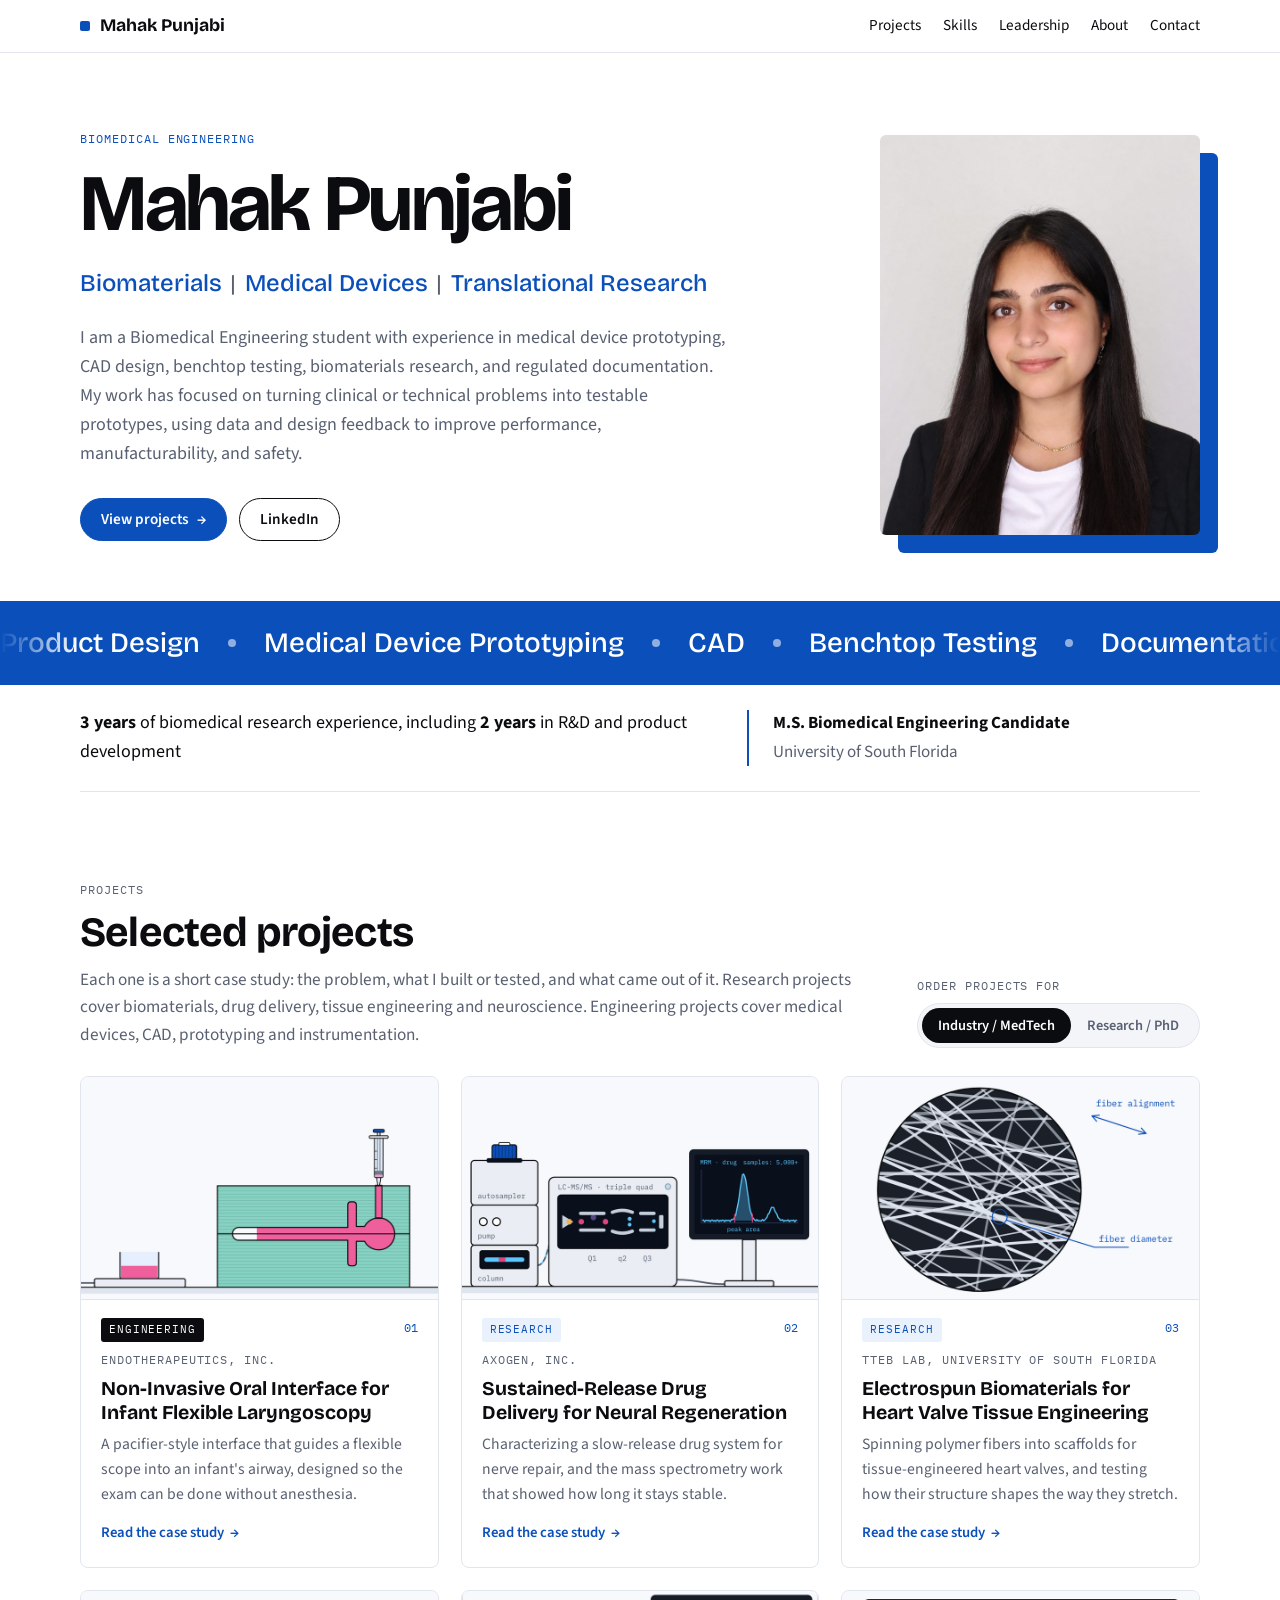
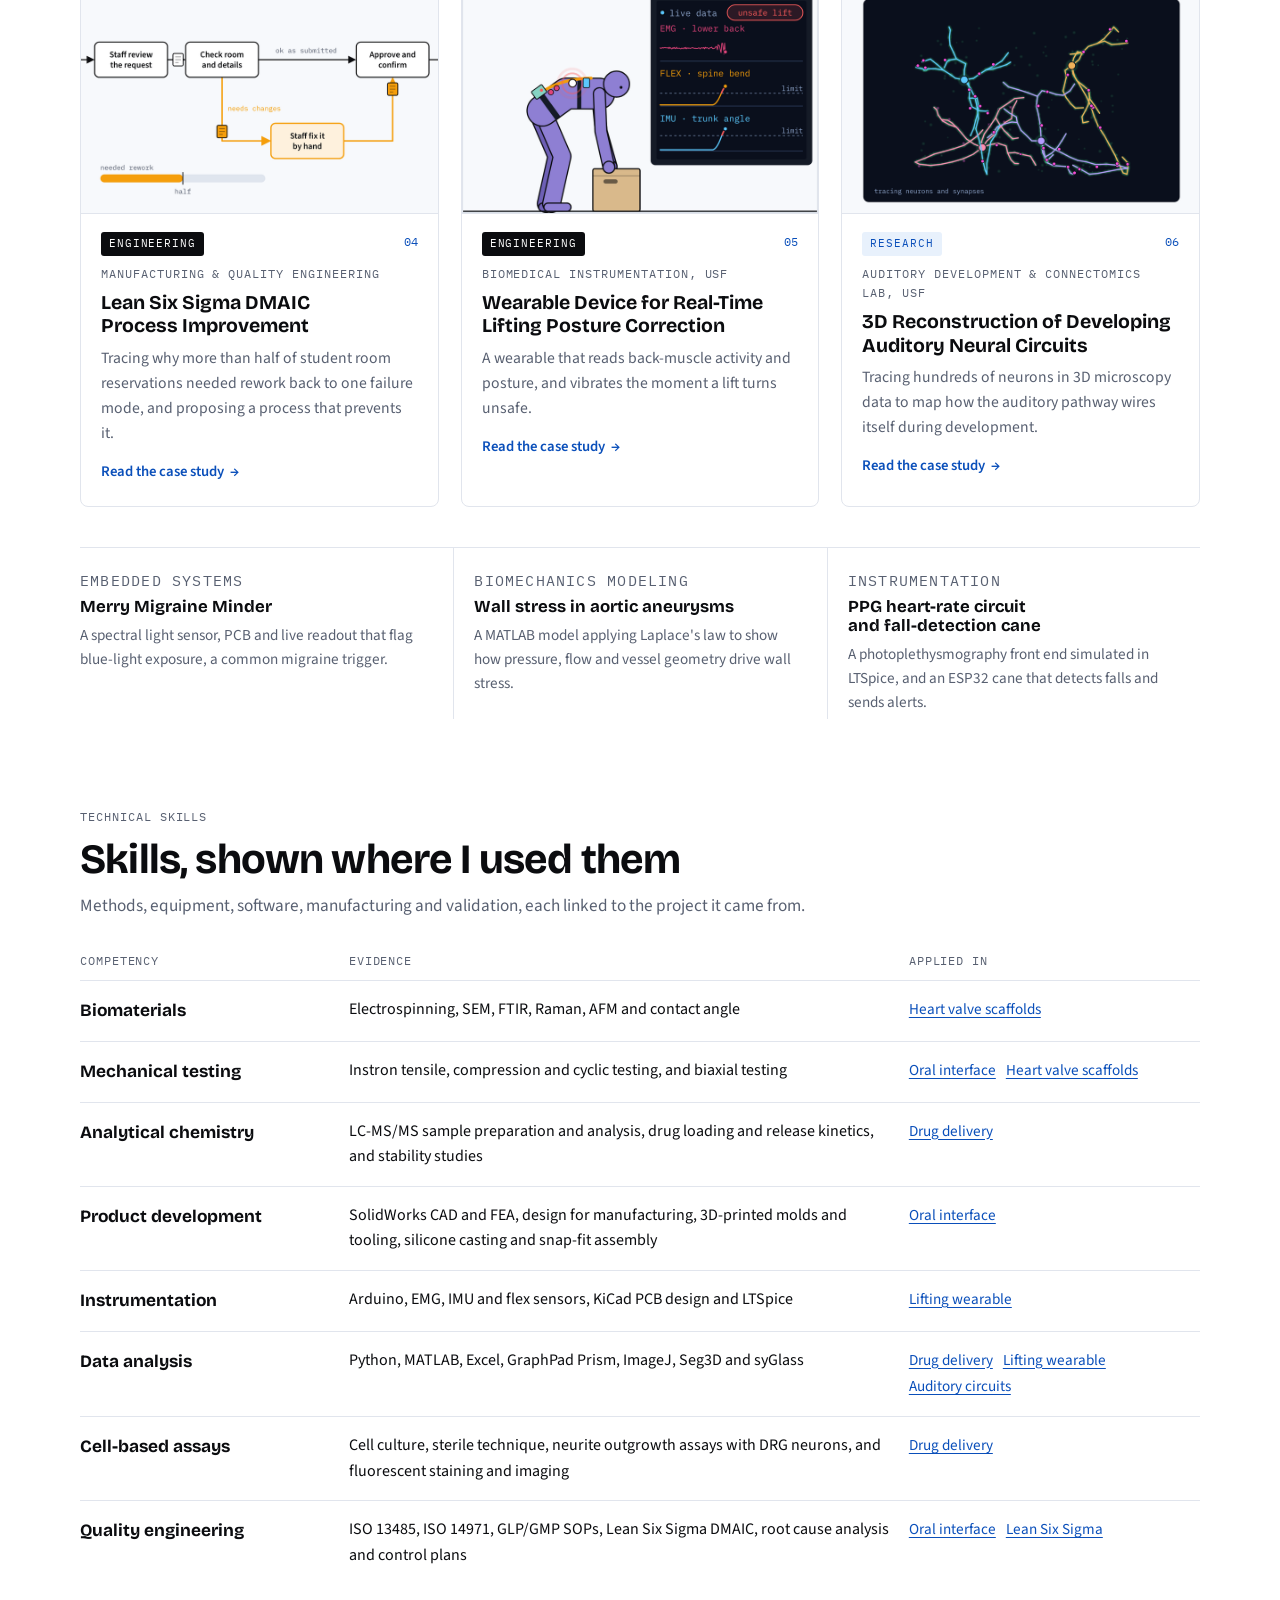
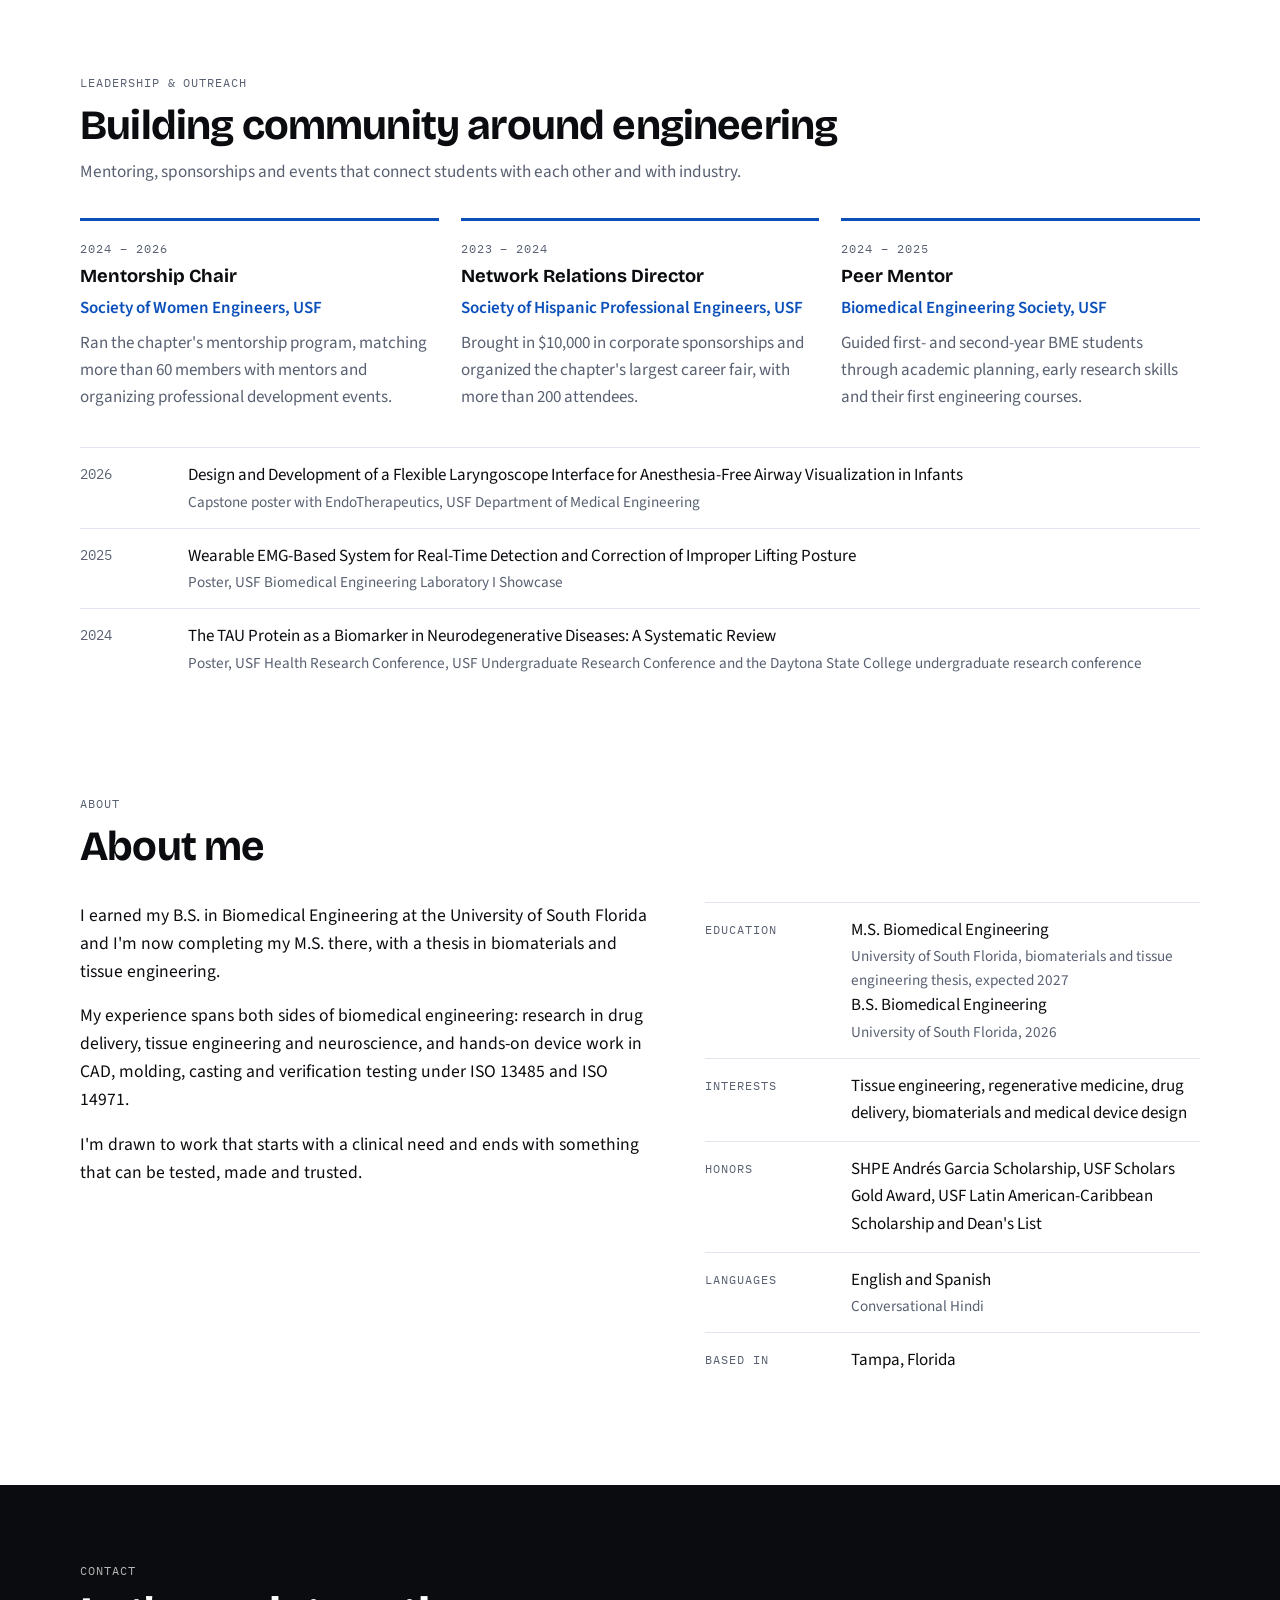
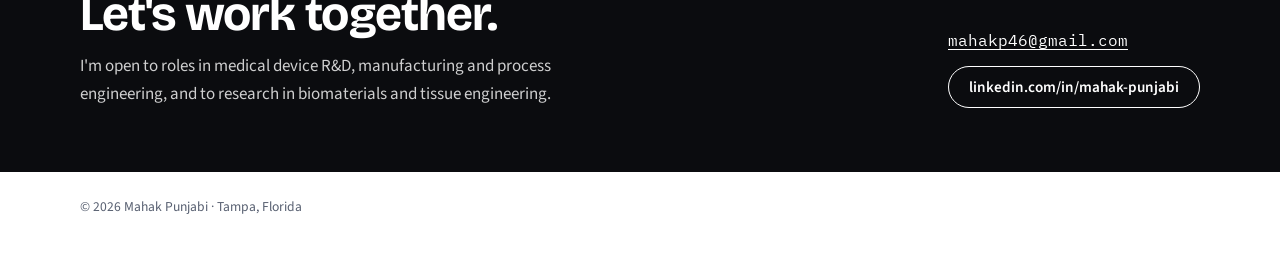
<file: index.html>
<!doctype html>
<html lang="en">
<head>
<meta charset="utf-8">
<meta name="viewport" content="width=device-width, initial-scale=1, viewport-fit=cover">
<title>Mahak Punjabi</title>
<meta name="description" content="Mahak Punjabi, biomedical engineer working across biomaterials, medical devices and translational research.">
<link rel="preconnect" href="https://fonts.googleapis.com">
<link rel="preconnect" href="https://fonts.gstatic.com" crossorigin>
<link rel="stylesheet" href="https://fonts.googleapis.com/css2?family=Bricolage+Grotesque:opsz,wght@12..96,500;12..96,700&family=Source+Sans+3:ital,wght@0,400;0,600;1,400&family=IBM+Plex+Mono:wght@400;500&display=swap">
<link rel="stylesheet" href="css/site.css">
<script>document.documentElement.classList.add('js');</script>
</head>
<body>

<header class="nav">
  <div class="wrap">
    <a class="brand" href="./">Mahak Punjabi</a>
    <nav aria-label="Sections">
      <ul>
        <li><a href="#projects">Projects</a></li>
        <li><a href="#skills">Skills</a></li>
        <li><a href="#leadership">Leadership</a></li>
        <li><a href="#about">About</a></li>
        <li><a href="#contact">Contact</a></li>
      </ul>
    </nav>
  </div>
</header>

<main>
  <div class="wrap hero">
    <div>
      <p class="label blue">Biomedical Engineering</p>
      <h1>Mahak Punjabi</h1>
      <p class="tagline">Biomaterials<span aria-hidden="true">|</span>Medical Devices<span aria-hidden="true">|</span>Translational Research</p>
      <p class="lede">I am a Biomedical Engineering student with experience in medical device prototyping, CAD design, benchtop testing, biomaterials research, and regulated documentation. My work has focused on turning clinical or technical problems into testable prototypes, using data and design feedback to improve performance, manufacturability, and safety.</p>
      <div class="links">
        <a class="btn primary" href="#projects">View projects <span class="arrow" aria-hidden="true"></span></a>
        <a class="btn" href="https://www.linkedin.com/in/mahak-punjabi/" target="_blank" rel="noopener">LinkedIn</a>
      </div>
    </div>
    <figure class="portrait">
      <img src="img/headshot.jpg" width="720" height="900" alt="Portrait of Mahak Punjabi">
    </figure>
  </div>

  <div class="band">
    <div class="ticker">
      <ul class="ticker-track" aria-label="Focus areas">
        <li>Product Design</li>
        <li>Medical Device Prototyping</li>
        <li>CAD</li>
        <li>Benchtop Testing</li>
        <li>Documentation</li>
        <li aria-hidden="true">Product Design</li>
        <li aria-hidden="true">Medical Device Prototyping</li>
        <li aria-hidden="true">CAD</li>
        <li aria-hidden="true">Benchtop Testing</li>
        <li aria-hidden="true">Documentation</li>
        <li aria-hidden="true">Product Design</li>
        <li aria-hidden="true">Medical Device Prototyping</li>
        <li aria-hidden="true">CAD</li>
        <li aria-hidden="true">Benchtop Testing</li>
        <li aria-hidden="true">Documentation</li>
        <li aria-hidden="true">Product Design</li>
        <li aria-hidden="true">Medical Device Prototyping</li>
        <li aria-hidden="true">CAD</li>
        <li aria-hidden="true">Benchtop Testing</li>
        <li aria-hidden="true">Documentation</li>
      </ul>
    </div>
  </div>
  <div class="wrap creds">
    <p class="years"><strong>3 years</strong> of biomedical research experience, including <strong>2 years</strong> in R&amp;D and product development</p>
    <p class="degree"><b>M.S. Biomedical Engineering Candidate</b><span>University of South Florida</span></p>
  </div>

  <section id="projects" class="wrap">
    <div class="proj-bar">
      <div class="sec-head reveal">
        <p class="label">Projects</p>
        <h2>Selected projects</h2>
        <p>Each one is a short case study: the problem, what I built or tested, and what came out of it. Research projects cover biomaterials, drug delivery, tissue engineering and neuroscience. Engineering projects cover medical devices, CAD, prototyping and instrumentation.</p>
      </div>
      <div class="view">
        <p class="label" id="view-label">Order projects for</p>
        <div class="seg" role="group" aria-labelledby="view-label">
          <button type="button" data-view="industry" aria-pressed="true">Industry / MedTech</button>
          <button type="button" data-view="research" aria-pressed="false">Research / PhD</button>
        </div>
      </div>
    </div>

    <div class="cards" id="cards" data-view="industry">
      <article class="card" data-industry="1" data-research="4">
        <div class="pic"><picture><source srcset="img/cards/oral-interface-dark.png" media="(prefers-color-scheme: dark)"><img src="img/cards/oral-interface.png" alt="Illustration of liquid silicone being injected into a 3D-printed mold of the oral interface" loading="lazy"></picture></div>
        <div class="txt">
          <div class="meta"><span class="kind eng">Engineering</span><span class="num">01</span></div>
          <p class="label">EndoTherapeutics, Inc.</p>
          <h3><a href="projects/pediatric-oral-interface.html">Non-Invasive Oral Interface for Infant Flexible Laryngoscopy</a></h3>
          <p class="story">A pacifier-style interface that guides a flexible scope into an infant's airway, designed so the exam can be done without anesthesia.</p>
          <span class="more">Read the case study <span class="arrow" aria-hidden="true"></span></span>
        </div>
      </article>
      <article class="card" data-industry="2" data-research="2">
        <div class="pic"><picture><source srcset="img/cards/drug-delivery-dark.png" media="(prefers-color-scheme: dark)"><img src="img/cards/drug-delivery.png" alt="Illustration of a vial in an LC-MS/MS and a chromatogram peak on a computer screen" loading="lazy"></picture></div>
        <div class="txt">
          <div class="meta"><span class="kind">Research</span><span class="num">02</span></div>
          <p class="label">Axogen, Inc.</p>
          <h3><a href="projects/neural-drug-delivery.html">Sustained-Release Drug Delivery for Neural Regeneration</a></h3>
          <p class="story">Characterizing a slow-release drug system for nerve repair, and the mass spectrometry work that showed how long it stays stable.</p>
          <span class="more">Read the case study <span class="arrow" aria-hidden="true"></span></span>
        </div>
      </article>
      <article class="card" data-industry="3" data-research="1">
        <div class="pic"><picture><source srcset="img/cards/heart-valve-dark.png" media="(prefers-color-scheme: dark)"><img src="img/cards/heart-valve.png" alt="Illustration of a magnified electrospun scaffold, a mesh of fibers, with fiber alignment and diameter labeled" loading="lazy"></picture></div>
        <div class="txt">
          <div class="meta"><span class="kind">Research</span><span class="num">03</span></div>
          <p class="label">TTEB Lab, University of South Florida</p>
          <h3><a href="projects/heart-valve-scaffolds.html">Electrospun Biomaterials for Heart Valve Tissue Engineering</a></h3>
          <p class="story">Spinning polymer fibers into scaffolds for tissue-engineered heart valves, and testing how their structure shapes the way they stretch.</p>
          <span class="more">Read the case study <span class="arrow" aria-hidden="true"></span></span>
        </div>
      </article>
      <article class="card" data-industry="4" data-research="6">
        <div class="pic"><picture><source srcset="img/cards/lean-six-sigma-dark.png" media="(prefers-color-scheme: dark)"><img src="img/cards/lean-six-sigma.png" alt="Diagram of the room reservation process with its rework loop highlighted" loading="lazy"></picture></div>
        <div class="txt">
          <div class="meta"><span class="kind eng">Engineering</span><span class="num">04</span></div>
          <p class="label">Manufacturing &amp; quality engineering</p>
          <h3><a href="projects/lean-six-sigma.html">Lean Six Sigma DMAIC Process Improvement</a></h3>
          <p class="story">Tracing why more than half of student room reservations needed rework back to one failure mode, and proposing a process that prevents it.</p>
          <span class="more">Read the case study <span class="arrow" aria-hidden="true"></span></span>
        </div>
      </article>
      <article class="card" data-industry="5" data-research="5">
        <div class="pic"><picture><source srcset="img/cards/lifting-wearable-dark.png" media="(prefers-color-scheme: dark)"><img src="img/cards/lifting-wearable.png" alt="Illustration of the wearable catching an unsafe lift: the wearer bends over a box, the motor vibrates and the live signals cross their limits" loading="lazy"></picture></div>
        <div class="txt">
          <div class="meta"><span class="kind eng">Engineering</span><span class="num">05</span></div>
          <p class="label">Biomedical instrumentation, USF</p>
          <h3><a href="projects/lifting-posture-wearable.html">Wearable Device for Real-Time Lifting Posture Correction</a></h3>
          <p class="story">A wearable that reads back-muscle activity and posture, and vibrates the moment a lift turns unsafe.</p>
          <span class="more">Read the case study <span class="arrow" aria-hidden="true"></span></span>
        </div>
      </article>
      <article class="card" data-industry="6" data-research="3">
        <div class="pic"><picture><source srcset="img/cards/auditory-dark.png" media="(prefers-color-scheme: dark)"><img src="img/cards/auditory.png" alt="Illustration of traced neurons and synapses" loading="lazy"></picture></div>
        <div class="txt">
          <div class="meta"><span class="kind">Research</span><span class="num">06</span></div>
          <p class="label">Auditory Development &amp; Connectomics Lab, USF</p>
          <h3><a href="projects/auditory-circuits.html">3D Reconstruction of Developing Auditory Neural Circuits</a></h3>
          <p class="story">Tracing hundreds of neurons in 3D microscopy data to map how the auditory pathway wires itself during development.</p>
          <span class="more">Read the case study <span class="arrow" aria-hidden="true"></span></span>
        </div>
      </article>
    </div>

    <div class="also reveal" aria-label="More projects">
      <article>
        <p class="label">Embedded systems</p>
        <h3>Merry Migraine Minder</h3>
        <p>A spectral light sensor, PCB and live readout that flag blue-light exposure, a common migraine trigger.</p>
      </article>
      <article>
        <p class="label">Biomechanics modeling</p>
        <h3>Wall stress in aortic aneurysms</h3>
        <p>A MATLAB model applying Laplace's law to show how pressure, flow and vessel geometry drive wall stress.</p>
      </article>
      <article>
        <p class="label">Instrumentation</p>
        <h3>PPG heart-rate circuit and fall-detection cane</h3>
        <p>A photoplethysmography front end simulated in LTSpice, and an ESP32 cane that detects falls and sends alerts.</p>
      </article>
    </div>
  </section>

  <section id="skills" class="wrap">
    <div class="sec-head reveal">
      <p class="label">Technical skills</p>
      <h2>Skills, shown where I used them</h2>
      <p>Methods, equipment, software, manufacturing and validation, each linked to the project it came from.</p>
    </div>
    <table class="skill-table reveal">
      <thead><tr><th scope="col">Competency</th><th scope="col">Evidence</th><th scope="col">Applied in</th></tr></thead>
      <tbody>
        <tr><th scope="row">Biomaterials</th><td>Electrospinning, SEM, FTIR, Raman, AFM and contact angle</td><td class="where"><a href="projects/heart-valve-scaffolds.html">Heart valve scaffolds</a></td></tr>
        <tr><th scope="row">Mechanical testing</th><td>Instron tensile, compression and cyclic testing, and biaxial testing</td><td class="where"><a href="projects/pediatric-oral-interface.html">Oral interface</a><a href="projects/heart-valve-scaffolds.html">Heart valve scaffolds</a></td></tr>
        <tr><th scope="row">Analytical chemistry</th><td>LC-MS/MS sample preparation and analysis, drug loading and release kinetics, and stability studies</td><td class="where"><a href="projects/neural-drug-delivery.html">Drug delivery</a></td></tr>
        <tr><th scope="row">Product development</th><td>SolidWorks CAD and FEA, design for manufacturing, 3D-printed molds and tooling, silicone casting and snap-fit assembly</td><td class="where"><a href="projects/pediatric-oral-interface.html">Oral interface</a></td></tr>
        <tr><th scope="row">Instrumentation</th><td>Arduino, EMG, IMU and flex sensors, KiCad PCB design and LTSpice</td><td class="where"><a href="projects/lifting-posture-wearable.html">Lifting wearable</a></td></tr>
        <tr><th scope="row">Data analysis</th><td>Python, MATLAB, Excel, GraphPad Prism, ImageJ, Seg3D and syGlass</td><td class="where"><a href="projects/neural-drug-delivery.html">Drug delivery</a><a href="projects/lifting-posture-wearable.html">Lifting wearable</a><a href="projects/auditory-circuits.html">Auditory circuits</a></td></tr>
        <tr><th scope="row">Cell-based assays</th><td>Cell culture, sterile technique, neurite outgrowth assays with DRG neurons, and fluorescent staining and imaging</td><td class="where"><a href="projects/neural-drug-delivery.html">Drug delivery</a></td></tr>
        <tr><th scope="row">Quality engineering</th><td>ISO 13485, ISO 14971, GLP/GMP SOPs, Lean Six Sigma DMAIC, root cause analysis and control plans</td><td class="where"><a href="projects/pediatric-oral-interface.html">Oral interface</a><a href="projects/lean-six-sigma.html">Lean Six Sigma</a></td></tr>
      </tbody>
    </table>
  </section>

  <section id="leadership" class="wrap">
    <div class="sec-head reveal">
      <p class="label">Leadership &amp; outreach</p>
      <h2>Building community around engineering</h2>
      <p>Mentoring, sponsorships and events that connect students with each other and with industry.</p>
    </div>
    <div class="lead-grid">
      <article class="reveal">
        <p class="label">2024 – 2026</p>
        <h3>Mentorship Chair</h3>
        <p class="org">Society of Women Engineers, USF</p>
        <p>Ran the chapter's mentorship program, matching more than 60 members with mentors and organizing professional development events.</p>
      </article>
      <article class="reveal">
        <p class="label">2023 – 2024</p>
        <h3>Network Relations Director</h3>
        <p class="org">Society of Hispanic Professional Engineers, USF</p>
        <p>Brought in $10,000 in corporate sponsorships and organized the chapter's largest career fair, with more than 200 attendees.</p>
      </article>
      <article class="reveal">
        <p class="label">2024 – 2025</p>
        <h3>Peer Mentor</h3>
        <p class="org">Biomedical Engineering Society, USF</p>
        <p>Guided first- and second-year BME students through academic planning, early research skills and their first engineering courses.</p>
      </article>
    </div>
    <ul class="talks reveal" aria-label="Posters and presentations">
      <li><span class="yr">2026</span><div>Design and Development of a Flexible Laryngoscope Interface for Anesthesia-Free Airway Visualization in Infants<span>Capstone poster with EndoTherapeutics, USF Department of Medical Engineering</span></div></li>
      <li><span class="yr">2025</span><div>Wearable EMG-Based System for Real-Time Detection and Correction of Improper Lifting Posture<span>Poster, USF Biomedical Engineering Laboratory I Showcase</span></div></li>
      <li><span class="yr">2024</span><div>The TAU Protein as a Biomarker in Neurodegenerative Diseases: A Systematic Review<span>Poster, USF Health Research Conference, USF Undergraduate Research Conference and the Daytona State College undergraduate research conference</span></div></li>
    </ul>
  </section>

  <section id="about" class="wrap">
    <div class="sec-head reveal">
      <p class="label">About</p>
      <h2>About me</h2>
    </div>
    <div class="about">
      <div class="intro reveal">
        <p>I earned my B.S. in Biomedical Engineering at the University of South Florida and I'm now completing my M.S. there, with a thesis in biomaterials and tissue engineering.</p>
        <p>My experience spans both sides of biomedical engineering: research in drug delivery, tissue engineering and neuroscience, and hands-on device work in CAD, molding, casting and verification testing under ISO 13485 and ISO 14971.</p>
        <p>I'm drawn to work that starts with a clinical need and ends with something that can be tested, made and trusted.</p>
      </div>
      <dl class="facts reveal">
        <div><dt>Education</dt><dd>M.S. Biomedical Engineering<span>University of South Florida, biomaterials and tissue engineering thesis, expected 2027</span>B.S. Biomedical Engineering<span>University of South Florida, 2026</span></dd></div>
        <div><dt>Interests</dt><dd>Tissue engineering, regenerative medicine, drug delivery, biomaterials and medical device design</dd></div>
        <div><dt>Honors</dt><dd>SHPE Andrés Garcia Scholarship, USF Scholars Gold Award, USF Latin American-Caribbean Scholarship and Dean's List</dd></div>
        <div><dt>Languages</dt><dd>English and Spanish<span>Conversational Hindi</span></dd></div>
        <div><dt>Based in</dt><dd>Tampa, Florida</dd></div>
      </dl>
    </div>
  </section>
</main>

<div class="contact" id="contact">
  <div class="wrap">
    <div>
      <p class="label">Contact</p>
      <h2 style="margin-top:8px">Let's work together.</h2>
      <p>I'm open to roles in medical device R&amp;D, manufacturing and process engineering, and to research in biomaterials and tissue engineering.</p>
    </div>
    <div class="links">
      <a class="addr" href="mailto:mahakp46@gmail.com" style="color:inherit">mahakp46@gmail.com</a>
      <a class="btn" href="https://www.linkedin.com/in/mahak-punjabi/" target="_blank" rel="noopener">linkedin.com/in/mahak-punjabi</a>
    </div>
  </div>
</div>
<footer class="wrap">© 2026 Mahak Punjabi · Tampa, Florida</footer>
<script src="js/site.js"></script>
</body>
</html>
</file>
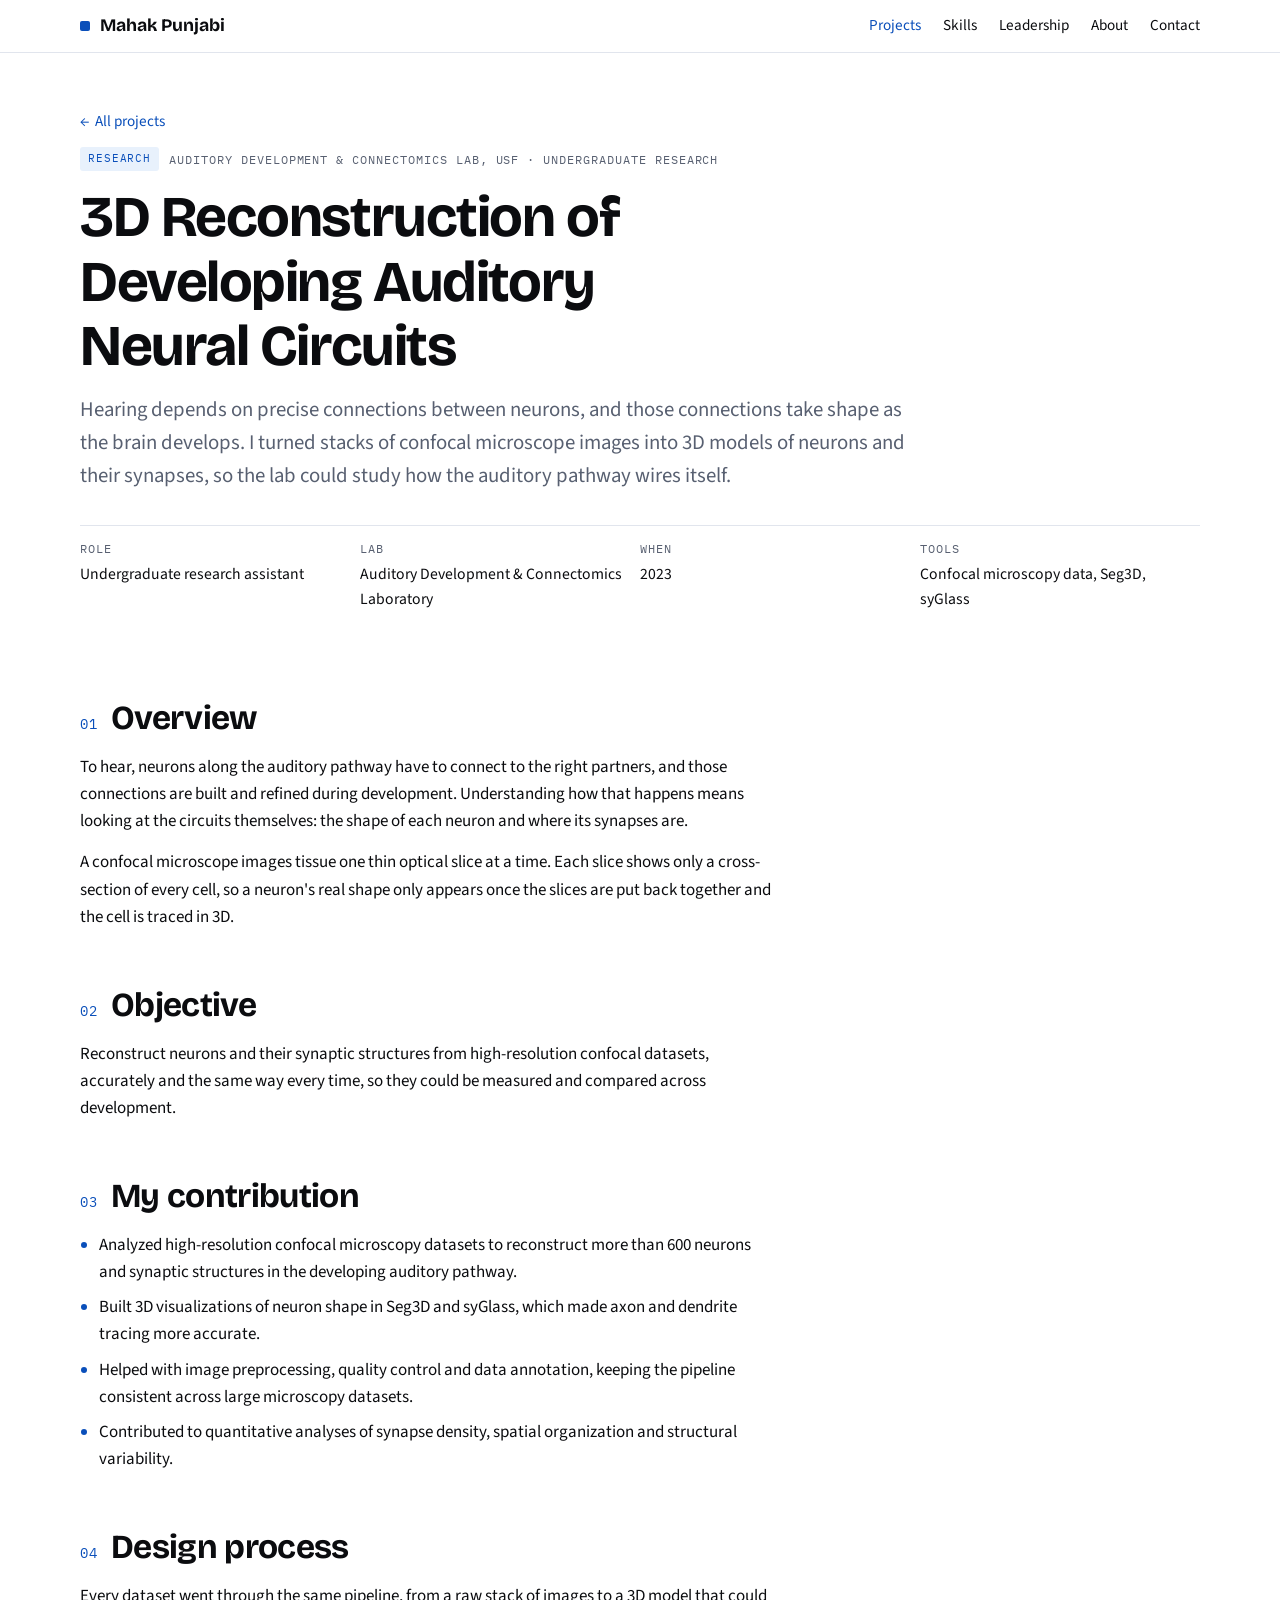
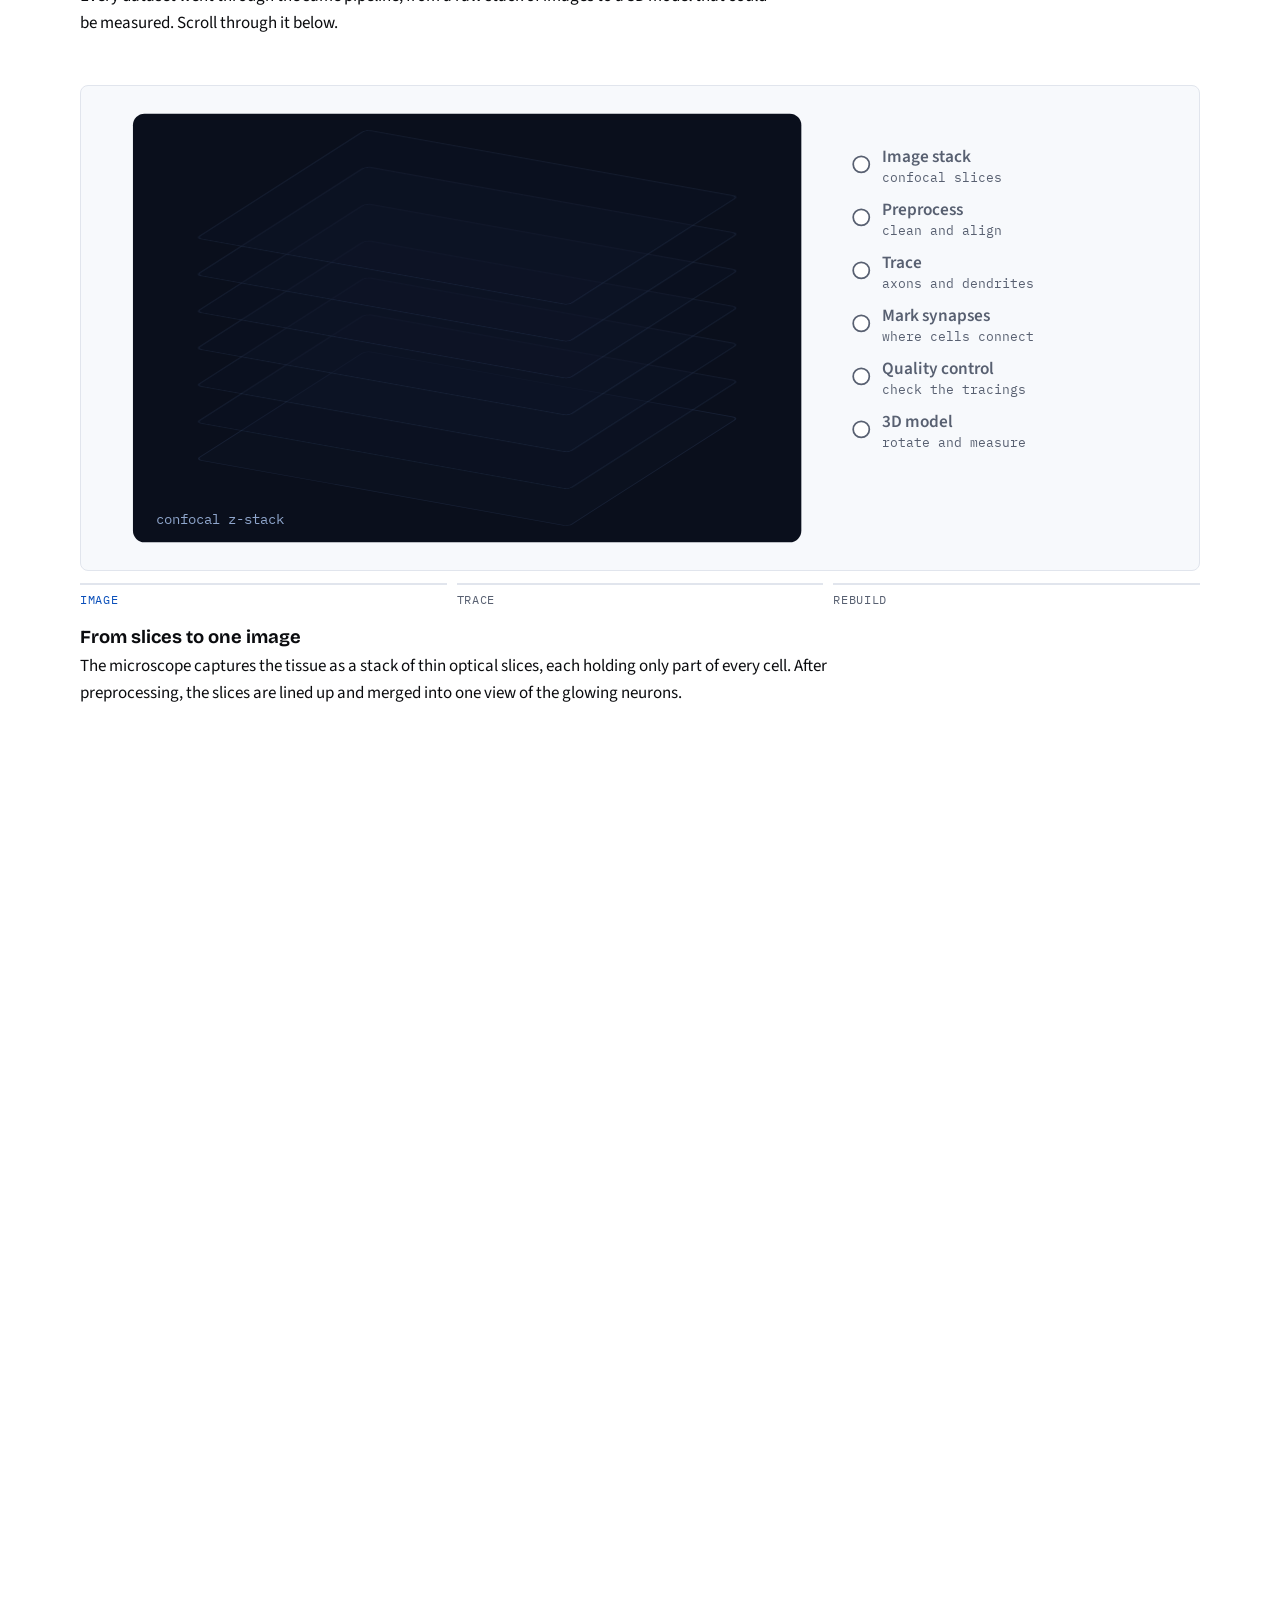
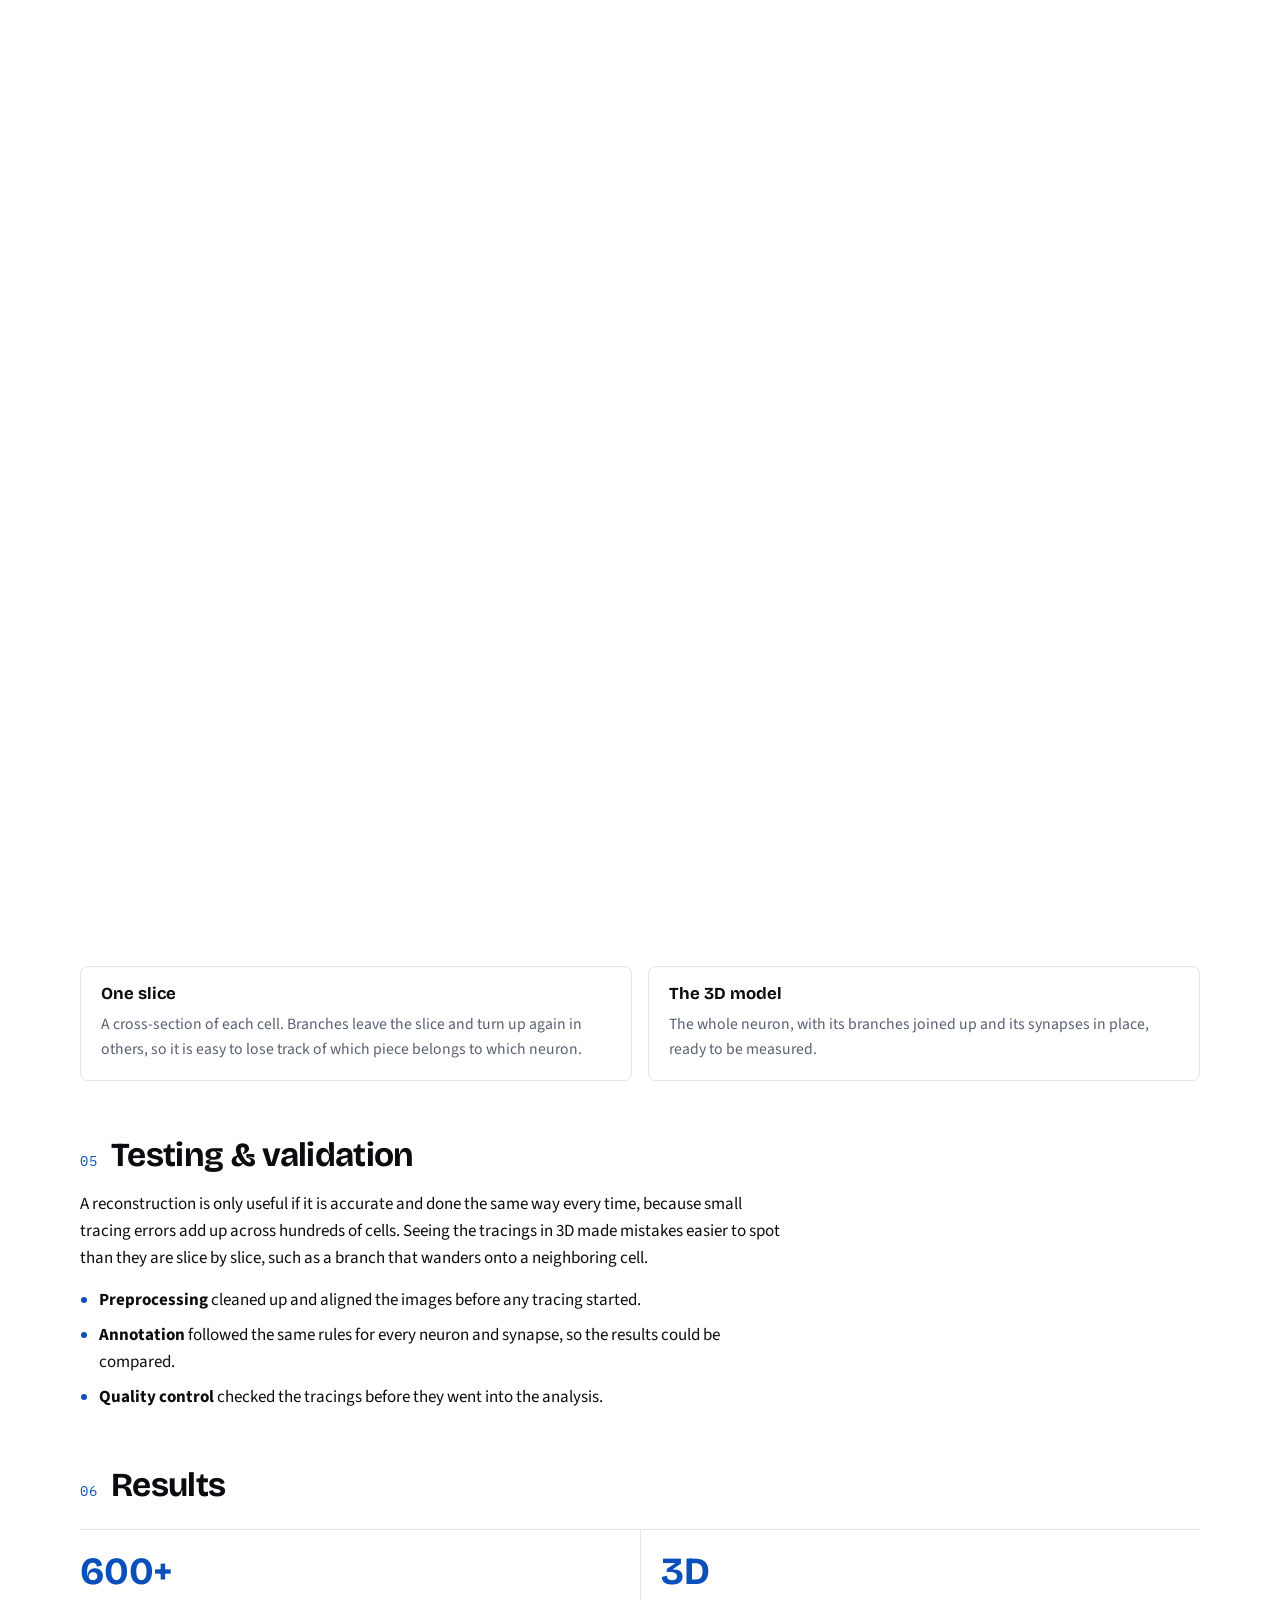
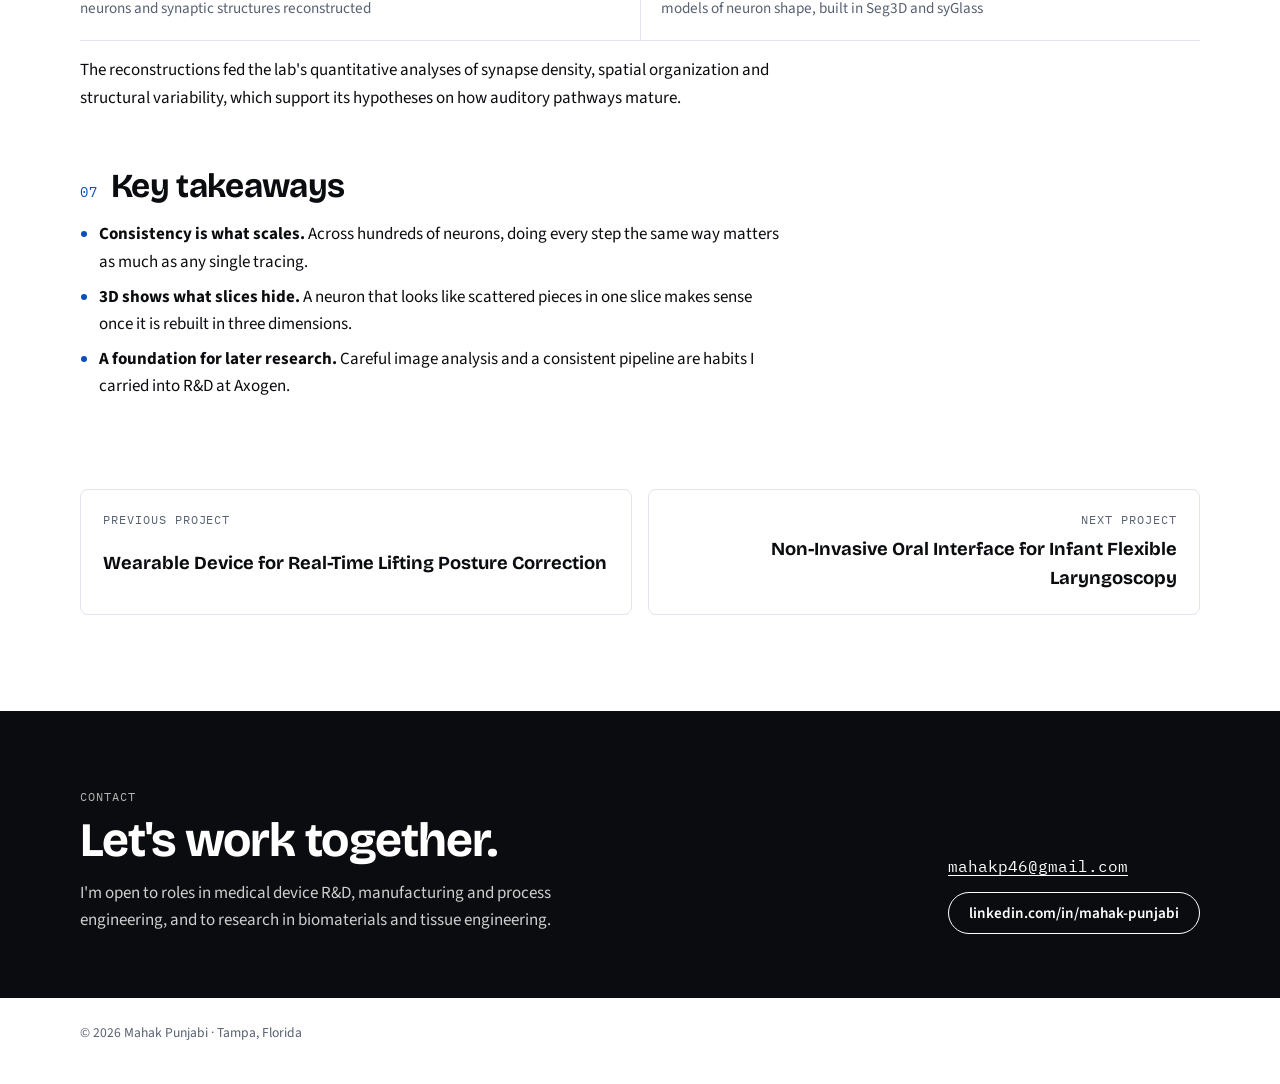
<file: projects/auditory-circuits.html>
<!doctype html>
<html lang="en">
<head>
<meta charset="utf-8">
<meta name="viewport" content="width=device-width, initial-scale=1, viewport-fit=cover">
<title>Auditory circuit reconstruction · Mahak Punjabi</title>
<meta name="description" content="Mahak Punjabi's undergraduate research in the Auditory Development & Connectomics Lab at USF: tracing neurons and synapses in confocal microscopy data and rebuilding them as 3D models.">
<link rel="preconnect" href="https://fonts.googleapis.com">
<link rel="preconnect" href="https://fonts.gstatic.com" crossorigin>
<link rel="stylesheet" href="https://fonts.googleapis.com/css2?family=Bricolage+Grotesque:opsz,wght@12..96,500;12..96,700&family=Source+Sans+3:ital,wght@0,400;0,600;1,400&family=IBM+Plex+Mono:wght@400;500&display=swap">
<link rel="stylesheet" href="../css/site.css">
<script>document.documentElement.classList.add('js');</script>
</head>
<body>

<header class="nav">
  <div class="wrap">
    <a class="brand" href="../">Mahak Punjabi</a>
    <nav aria-label="Sections">
      <ul>
        <li><a href="../#projects" aria-current="page">Projects</a></li>
        <li><a href="../#skills">Skills</a></li>
        <li><a href="../#leadership">Leadership</a></li>
        <li><a href="../#about">About</a></li>
        <li><a href="../#contact">Contact</a></li>
      </ul>
    </nav>
  </div>
</header>

<main class="wrap">
  <header class="cs-head">
    <a class="back" href="../#projects">All projects</a>
    <p class="eyebrow"><span class="kind">Research</span><span class="label">Auditory Development &amp; Connectomics Lab, USF · Undergraduate research</span></p>
    <h1>3D Reconstruction of Developing Auditory Neural Circuits</h1>
    <p class="summary">Hearing depends on precise connections between neurons, and those connections take shape as the brain develops. I turned stacks of confocal microscope images into 3D models of neurons and their synapses, so the lab could study how the auditory pathway wires itself.</p>
    <dl class="cs-meta">
      <div><dt>Role</dt><dd>Undergraduate research assistant</dd></div>
      <div><dt>Lab</dt><dd>Auditory Development &amp; Connectomics Laboratory</dd></div>
      <div><dt>When</dt><dd>2023</dd></div>
      <div><dt>Tools</dt><dd>Confocal microscopy data, Seg3D, syGlass</dd></div>
    </dl>
  </header>

  <div class="cs-body">
    <section class="cs-sec" aria-labelledby="s-overview">
      <h2 id="s-overview"><span class="n">01</span>Overview</h2>
      <div class="txt">
        <p>To hear, neurons along the auditory pathway have to connect to the right partners, and those connections are built and refined during development. Understanding how that happens means looking at the circuits themselves: the shape of each neuron and where its synapses are.</p>
        <p>A confocal microscope images tissue one thin optical slice at a time. Each slice shows only a cross-section of every cell, so a neuron's real shape only appears once the slices are put back together and the cell is traced in 3D.</p>
      </div>
    </section>

    <section class="cs-sec" aria-labelledby="s-objective">
      <h2 id="s-objective"><span class="n">02</span>Objective</h2>
      <div class="txt">
        <p>Reconstruct neurons and their synaptic structures from high-resolution confocal datasets, accurately and the same way every time, so they could be measured and compared across development.</p>
      </div>
    </section>

    <section class="cs-sec" aria-labelledby="s-role">
      <h2 id="s-role"><span class="n">03</span>My contribution</h2>
      <div class="txt">
        <ul>
          <li>Analyzed high-resolution confocal microscopy datasets to reconstruct more than 600 neurons and synaptic structures in the developing auditory pathway.</li>
          <li>Built 3D visualizations of neuron shape in Seg3D and syGlass, which made axon and dendrite tracing more accurate.</li>
          <li>Helped with image preprocessing, quality control and data annotation, keeping the pipeline consistent across large microscopy datasets.</li>
          <li>Contributed to quantitative analyses of synapse density, spatial organization and structural variability.</li>
        </ul>
      </div>
    </section>

    <section class="cs-sec" aria-labelledby="s-design">
      <h2 id="s-design"><span class="n">04</span>Design process</h2>
      <div class="txt">
        <p>Every dataset went through the same pipeline, from a raw stack of images to a 3D model that could be measured. Scroll through it below.</p>
      </div>
      <div class="scene" id="aud" style="--run:200vh">
        <figure class="scene-fig">
          <svg class="scene-svg" viewBox="0 0 960 420" role="img" aria-labelledby="au-title au-desc">
                    <title id="au-title">From confocal images to 3D neurons</title>
                    <desc id="au-desc">A stack of confocal image slices of developing auditory tissue builds up and merges into one image of glowing neurons. Each neuron is traced along its axon and dendrites and its synapses are marked, then the tracings become a 3D model that rotates, next to the pipeline steps: image stack, preprocessing, tracing, synapses, quality control and the 3D model.</desc>
                    <defs>
                      <radialGradient id="au-g"><stop offset="0" stop-color="#b6ffd0"/><stop offset=".35" stop-color="#3ddc84" stop-opacity=".85"/><stop offset="1" stop-color="#3ddc84" stop-opacity="0"/></radialGradient>
                      <radialGradient id="au-gm"><stop offset="0" stop-color="#ffd6f5"/><stop offset=".4" stop-color="#ff4fd8" stop-opacity=".85"/><stop offset="1" stop-color="#ff4fd8" stop-opacity="0"/></radialGradient>
                      <clipPath id="au-clip"><rect x="40" y="24" width="580" height="372" rx="10"/></clipPath>
                    </defs>

                    <rect class="au-view" x="40" y="24" width="580" height="372" rx="10"/>
                    <g clip-path="url(#au-clip)">
                      <path id="au-box" class="au-box" d="" opacity="0"/>
                      <g id="au-slices">
                        <g id="au-s0" class="au-slice" transform="translate(330 210)">
                          <rect class="au-card" x="-207" y="-147" width="414" height="294" rx="6" opacity="0"/>
                          <g class="au-glow" fill="url(#au-g)">
                            <circle cx="-141.5" cy="-60.5" r="4" opacity="0.7"/>
                            <circle cx="123.2" cy="-18.7" r="4.3" opacity="0.85"/>
                            <circle cx="123.8" cy="-14.3" r="4.3" opacity="0.7"/>
                            <circle cx="124.4" cy="-9.8" r="4.6" opacity="0.55"/>
                            <circle cx="124.9" cy="-5.4" r="4.3" opacity="0.7"/>
                            <circle cx="125.3" cy="-2.6" r="4.8" opacity="0.85"/>
                            <circle cx="127.9" cy="0.9" r="4.1" opacity="0.85"/>
                            <circle cx="130.5" cy="4.4" r="4" opacity="0.7"/>
                            <circle cx="133" cy="8" r="5" opacity="0.55"/>
                            <circle cx="134.7" cy="10.2" r="3.9" opacity="0.7"/>
                            <circle cx="137" cy="13.8" r="4" opacity="0.7"/>
                            <circle cx="139.3" cy="17.4" r="3.9" opacity="0.85"/>
                            <circle cx="141.7" cy="21.1" r="3.9" opacity="0.85"/>
                            <circle cx="123.2" cy="-18.7" r="3.7" opacity="0.7"/>
                            <circle cx="123.6" cy="-14.7" r="4.9" opacity="0.7"/>
                            <circle cx="124.1" cy="-10.6" r="3.9" opacity="0.7"/>
                            <circle cx="124.5" cy="-6.6" r="4" opacity="0.7"/>
                            <circle cx="124.7" cy="-5.2" r="4.2" opacity="0.7"/>
                            <circle cx="124" cy="-1.3" r="3.8" opacity="0.55"/>
                            <circle cx="123.3" cy="2.6" r="3.9" opacity="0.7"/>
                            <circle cx="122.5" cy="6.4" r="4.7" opacity="0.7"/>
                            <circle cx="122.3" cy="7.7" r="4.7" opacity="0.7"/>
                            <circle cx="120.7" cy="10.9" r="3.7" opacity="0.85"/>
                            <circle cx="119.2" cy="14.2" r="4.3" opacity="0.55"/>
                            <circle cx="117.6" cy="17.4" r="4.3" opacity="0.85"/>
                            <circle cx="117.1" cy="18.5" r="4" opacity="0.55"/>
                            <circle cx="114.9" cy="22.4" r="4.5" opacity="0.55"/>
                            <circle cx="112.7" cy="26.3" r="3.7" opacity="0.7"/>
                            <circle cx="110.8" cy="29.7" r="4.7" opacity="0.85"/>
                            <circle cx="111.3" cy="33" r="4.9" opacity="0.55"/>
                            <circle cx="111.9" cy="36.4" r="4" opacity="0.55"/>
                            <circle cx="112.4" cy="39.7" r="3.7" opacity="0.85"/>
                            <circle cx="112.6" cy="40.8" r="4.2" opacity="0.55"/>
                            <circle cx="115.6" cy="40.1" r="3.8" opacity="0.85"/>
                            <circle cx="118.7" cy="39.4" r="4.6" opacity="0.85"/>
                            <circle cx="121.7" cy="38.7" r="3.7" opacity="0.55"/>
                            <circle cx="79.3" cy="-10.4" r="3.8" opacity="0.55"/>
                            <circle cx="80.9" cy="-6.9" r="3.6" opacity="0.85"/>
                            <circle cx="81.6" cy="-5.5" r="4.2" opacity="0.55"/>
                            <circle cx="84.1" cy="-2.2" r="4.9" opacity="0.7"/>
                            <circle cx="86.6" cy="1.1" r="4.1" opacity="0.55"/>
                            <circle cx="89.2" cy="4.4" r="4.9" opacity="0.7"/>
                            <circle cx="90.2" cy="5.8" r="4" opacity="0.55"/>
                            <circle cx="92.7" cy="8.2" r="4.8" opacity="0.7"/>
                            <circle cx="95.3" cy="10.6" r="4" opacity="0.7"/>
                            <circle cx="97.8" cy="13" r="3.7" opacity="0.85"/>
                            <circle cx="98.8" cy="13.9" r="4.4" opacity="0.85"/>
                            <circle cx="103.1" cy="13.7" r="4.2" opacity="0.85"/>
                            <circle cx="107.4" cy="13.4" r="4.8" opacity="0.55"/>
                            <circle cx="111.7" cy="13.2" r="4.5" opacity="0.55"/>
                            <circle cx="143.1" cy="51" r="4.6" opacity="0.7"/>
                            <circle cx="145.6" cy="54.7" r="4.6" opacity="0.55"/>
                            <circle cx="148" cy="58.4" r="4.8" opacity="0.85"/>
                            <circle cx="150.4" cy="62.2" r="4.4" opacity="0.7"/>
                            <circle cx="152" cy="64.6" r="4.6" opacity="0.55"/>
                            <circle cx="154" cy="68.3" r="4.6" opacity="0.55"/>
                            <circle cx="156" cy="72" r="4.5" opacity="0.55"/>
                            <circle cx="158" cy="75.7" r="4.6" opacity="0.85"/>
                            <circle cx="160" cy="79.4" r="4" opacity="0.85"/>
                            <circle cx="161.4" cy="81.9" r="4.8" opacity="0.85"/>
                            <circle cx="163.5" cy="85.7" r="4.2" opacity="0.55"/>
                            <circle cx="165.6" cy="89.5" r="3.8" opacity="0.7"/>
                            <circle cx="167.7" cy="93.3" r="4" opacity="0.85"/>
                            <circle cx="169.8" cy="97.1" r="4.2" opacity="0.7"/>
                            <circle cx="171.2" cy="99.7" r="4.1" opacity="0.7"/>
                            <circle cx="172.9" cy="103.5" r="4" opacity="0.55"/>
                            <circle cx="174.6" cy="107.3" r="5" opacity="0.85"/>
                            <circle cx="176.2" cy="111.1" r="4.2" opacity="0.85"/>
                            <circle cx="177.9" cy="114.8" r="4.4" opacity="0.85"/>
                            <circle cx="179" cy="117.3" r="3.9" opacity="0.55"/>
                            <circle cx="180.9" cy="121.4" r="4.7" opacity="0.55"/>
                            <circle cx="182.8" cy="125.4" r="4.4" opacity="0.85"/>
                            <circle cx="184.7" cy="129.5" r="4.2" opacity="0.85"/>
                            <circle cx="186.2" cy="132.6" r="4.5" opacity="0.7"/>
                            <circle cx="188.2" cy="133.3" r="5" opacity="0.7"/>
                            <circle cx="190.3" cy="134" r="4.8" opacity="0.55"/>
                            <circle cx="192.3" cy="134.7" r="4.3" opacity="0.7"/>
                            <circle cx="193.2" cy="135" r="4.1" opacity="0.85"/>
                            <circle cx="193.6" cy="132.2" r="4.4" opacity="0.55"/>
                            <circle cx="194" cy="129.4" r="4.8" opacity="0.85"/>
                            <circle cx="194.4" cy="126.7" r="4.7" opacity="0.85"/>
                            <circle class="au-pun" cx="131" cy="12.9" r="3.2"/>
                            <circle class="au-pun" cx="144.1" cy="49.6" r="3.2"/>
                            <circle class="au-pun" cx="175.6" cy="119.1" r="3.2"/>
                            <circle cx="46.2" cy="111.2" r="3.7" opacity="0.85"/>
                            <circle cx="46.3" cy="110.9" r="4.8" opacity="0.55"/>
                            <circle cx="46.3" cy="110.9" r="3.7" opacity="0.7"/>
                            <circle cx="49.2" cy="108" r="4.2" opacity="0.7"/>
                            <circle cx="52" cy="105.2" r="4.1" opacity="0.85"/>
                            <circle cx="54.9" cy="102.3" r="4.1" opacity="0.55"/>
                            <circle cx="57.7" cy="99.5" r="3.7" opacity="0.85"/>
                            <circle cx="-108.4" cy="61.4" r="4.6" opacity="0.55"/>
                            <circle cx="-110" cy="59.4" r="4.8" opacity="0.7"/>
                            <circle cx="-112.5" cy="56.6" r="4.6" opacity="0.85"/>
                            <circle cx="-115" cy="53.7" r="4.8" opacity="0.85"/>
                            <circle cx="-117.6" cy="50.9" r="4.1" opacity="0.55"/>
                            <circle cx="-119.1" cy="49.1" r="3.9" opacity="0.85"/>
                            <circle cx="-121.5" cy="46.8" r="4.5" opacity="0.7"/>
                            <circle cx="-124" cy="44.4" r="4" opacity="0.7"/>
                            <circle cx="-126.4" cy="42.1" r="4" opacity="0.85"/>
                            <circle cx="-128" cy="40.6" r="4.5" opacity="0.85"/>
                            <circle cx="-131.4" cy="38.4" r="4.4" opacity="0.7"/>
                            <circle cx="-134.8" cy="36.3" r="4.7" opacity="0.55"/>
                            <circle cx="-135.2" cy="36" r="3.8" opacity="0.85"/>
                            <circle cx="-138.1" cy="35.7" r="4.4" opacity="0.85"/>
                            <circle cx="-140.9" cy="35.3" r="4.1" opacity="0.55"/>
                            <circle cx="-143.8" cy="35" r="4.4" opacity="0.85"/>
                            <circle cx="-119.1" cy="49.1" r="3.6" opacity="0.85"/>
                            <circle cx="-123.1" cy="47.6" r="3.7" opacity="0.55"/>
                            <circle cx="-127.2" cy="46" r="4.6" opacity="0.55"/>
                            <circle cx="-131.2" cy="44.5" r="4" opacity="0.7"/>
                            <circle cx="-132.6" cy="44" r="5" opacity="0.7"/>
                            <circle cx="-136.3" cy="42" r="4.9" opacity="0.85"/>
                            <circle cx="-139.9" cy="40" r="4.2" opacity="0.85"/>
                            <circle cx="-143.6" cy="38" r="4.6" opacity="0.7"/>
                            <circle cx="-144.8" cy="37.3" r="3.8" opacity="0.55"/>
                            <circle cx="-147.2" cy="34" r="4.4" opacity="0.7"/>
                            <circle cx="-149.7" cy="30.6" r="4" opacity="0.85"/>
                            <circle cx="-152.1" cy="27.3" r="4.2" opacity="0.85"/>
                            <circle cx="-152.9" cy="26.2" r="4.9" opacity="0.55"/>
                            <circle cx="-153.8" cy="22.8" r="4.4" opacity="0.55"/>
                            <circle cx="-154.8" cy="19.3" r="4.9" opacity="0.55"/>
                            <circle cx="-155.4" cy="16.9" r="4.6" opacity="0.85"/>
                            <circle cx="-156.9" cy="15.5" r="4" opacity="0.7"/>
                            <circle cx="-158.5" cy="14.1" r="4.7" opacity="0.85"/>
                            <circle cx="-160" cy="12.7" r="4.2" opacity="0.55"/>
                            <circle cx="-104.7" cy="105.7" r="4.6" opacity="0.7"/>
                            <circle cx="-107.4" cy="106.9" r="4.8" opacity="0.85"/>
                            <circle cx="-111.7" cy="108.1" r="3.9" opacity="0.85"/>
                            <circle cx="-116" cy="109.3" r="3.7" opacity="0.85"/>
                            <circle cx="-120.3" cy="110.6" r="3.9" opacity="0.7"/>
                            <circle cx="-124.6" cy="111.8" r="4.3" opacity="0.55"/>
                            <circle cx="-127.5" cy="112.6" r="4" opacity="0.85"/>
                            <circle cx="-131.8" cy="113.5" r="4.4" opacity="0.85"/>
                            <circle cx="-136.1" cy="114.4" r="3.8" opacity="0.55"/>
                            <circle cx="-140.4" cy="115.3" r="4" opacity="0.55"/>
                            <circle cx="-144.7" cy="116.2" r="3.6" opacity="0.85"/>
                            <circle cx="-147.6" cy="116.8" r="3.7" opacity="0.7"/>
                            <circle cx="-151.7" cy="117.2" r="4.4" opacity="0.7"/>
                            <circle cx="-155.8" cy="117.7" r="4.4" opacity="0.55"/>
                            <circle cx="-159.9" cy="118.1" r="3.7" opacity="0.85"/>
                            <circle cx="-164" cy="118.6" r="4.2" opacity="0.85"/>
                            <circle cx="-166.7" cy="118.9" r="4.8" opacity="0.85"/>
                            <circle cx="-171.1" cy="118.4" r="3.7" opacity="0.85"/>
                            <circle cx="-175.5" cy="117.9" r="4" opacity="0.85"/>
                            <circle cx="-179.9" cy="117.4" r="4.6" opacity="0.85"/>
                            <circle cx="-184.4" cy="116.9" r="4.9" opacity="0.85"/>
                            <circle cx="-187.3" cy="116.6" r="4.6" opacity="0.55"/>
                            <circle cx="-191.3" cy="114.6" r="5" opacity="0.85"/>
                            <circle cx="-195" cy="112.7" r="4" opacity="0.7"/>
                            <circle cx="-191" cy="111.2" r="4.5" opacity="0.85"/>
                            <circle cx="-187.1" cy="109.6" r="4.1" opacity="0.7"/>
                            <circle cx="-183.1" cy="108.1" r="4" opacity="0.7"/>
                            <circle cx="-179.2" cy="106.5" r="5" opacity="0.85"/>
                            <circle cx="-176.5" cy="105.5" r="3.9" opacity="0.85"/>
                            <circle cx="-172.9" cy="103.9" r="3.9" opacity="0.55"/>
                            <circle cx="-169.3" cy="102.2" r="3.9" opacity="0.55"/>
                            <circle cx="-165.7" cy="100.6" r="4.8" opacity="0.85"/>
                            <circle cx="-162.1" cy="99" r="4" opacity="0.55"/>
                            <circle cx="-159.7" cy="97.9" r="4.7" opacity="0.85"/>
                            <circle cx="-155.8" cy="96.9" r="4.4" opacity="0.7"/>
                            <circle class="au-pun" cx="-116.6" cy="50.6" r="3.2"/>
                            <circle class="au-pun" cx="-132.2" cy="34.3" r="3.2"/>
                            <circle class="au-pun" cx="-142.6" cy="37.6" r="3.2"/>
                            <circle class="au-pun" cx="-153.3" cy="13.7" r="3.2"/>
                            <circle class="au-pun" cx="-105.5" cy="110.6" r="3.2"/>
                            <circle class="au-pun" cx="-187.9" cy="120.1" r="3.2"/>
                            <circle cx="-176.7" cy="38.2" r="2.6" opacity="0.35"/>
                            <circle cx="-124.7" cy="-17" r="3.4" opacity="0.35"/>
                            <circle cx="-61.8" cy="16.5" r="2.4" opacity="0.35"/>
                            <circle cx="23.1" cy="-123.6" r="3.8" opacity="0.35"/>
                            <circle cx="167.1" cy="20.5" r="2.9" opacity="0.35"/>
                            <circle cx="-40.1" cy="67.2" r="3.2" opacity="0.35"/>
                            <circle cx="81.8" cy="-15.4" r="2.8" opacity="0.35"/>
                            <circle cx="87" cy="-86.1" r="2.7" opacity="0.35"/>
                            <circle cx="-101.2" cy="-79.4" r="3.7" opacity="0.35"/>
                            <circle cx="-73.3" cy="63.9" r="2.1" opacity="0.35"/>
                            <circle cx="165.6" cy="-8.4" r="3.5" opacity="0.35"/>
                            <circle cx="-153.6" cy="28" r="3.6" opacity="0.35"/>
                            <circle cx="-82.3" cy="-109.9" r="2.8" opacity="0.35"/>
                            <circle cx="105" cy="70.7" r="2.1" opacity="0.35"/>
                          </g>
                        </g>
                        <g id="au-s1" class="au-slice" transform="translate(330 210)">
                          <rect class="au-card" x="-207" y="-147" width="414" height="294" rx="6" opacity="0"/>
                          <g class="au-glow" fill="url(#au-g)">
                            <circle cx="-133.5" cy="-73.5" r="4.3" opacity="0.85"/>
                            <circle cx="-134.5" cy="-72.9" r="4.3" opacity="0.85"/>
                            <circle cx="-135.5" cy="-72.2" r="4.4" opacity="0.7"/>
                            <circle cx="-136.5" cy="-71.5" r="4.2" opacity="0.55"/>
                            <circle cx="-136.5" cy="-71.5" r="4.5" opacity="0.7"/>
                            <circle cx="-137.7" cy="-68.8" r="4.9" opacity="0.55"/>
                            <circle cx="-139" cy="-66" r="3.8" opacity="0.7"/>
                            <circle cx="-140.2" cy="-63.3" r="4.1" opacity="0.55"/>
                            <circle class="au-pun" cx="-140.2" cy="-74.4" r="3.2"/>
                            <circle cx="105.4" cy="-75.2" r="5" opacity="0.55"/>
                            <circle cx="107" cy="-78.5" r="4" opacity="0.85"/>
                            <circle cx="108.6" cy="-81.9" r="3.8" opacity="0.55"/>
                            <circle cx="110.1" cy="-85.2" r="4.5" opacity="0.7"/>
                            <circle cx="111.6" cy="-88.3" r="4.1" opacity="0.7"/>
                            <circle cx="114.4" cy="-91.1" r="4.8" opacity="0.85"/>
                            <circle cx="117.2" cy="-93.9" r="4.5" opacity="0.55"/>
                            <circle cx="120.1" cy="-96.7" r="3.9" opacity="0.85"/>
                            <circle cx="122.7" cy="-99.3" r="4.4" opacity="0.55"/>
                            <circle cx="126.8" cy="-100.6" r="4.6" opacity="0.85"/>
                            <circle cx="130.8" cy="-102" r="4.9" opacity="0.55"/>
                            <circle cx="134.9" cy="-103.3" r="4.9" opacity="0.55"/>
                            <circle cx="138.6" cy="-104.5" r="4" opacity="0.55"/>
                            <circle cx="141.9" cy="-106.8" r="3.9" opacity="0.85"/>
                            <circle cx="145.2" cy="-109.2" r="3.8" opacity="0.7"/>
                            <circle cx="148.5" cy="-111.5" r="4.8" opacity="0.7"/>
                            <circle cx="151.6" cy="-113.7" r="3.7" opacity="0.7"/>
                            <circle cx="154.5" cy="-117.1" r="4" opacity="0.55"/>
                            <circle cx="157.5" cy="-120.5" r="4.5" opacity="0.55"/>
                            <circle cx="160.4" cy="-123.8" r="4.4" opacity="0.7"/>
                            <circle cx="163.2" cy="-127" r="4.7" opacity="0.7"/>
                            <circle cx="165.5" cy="-130.1" r="4.2" opacity="0.7"/>
                            <circle cx="167.7" cy="-133.3" r="3.7" opacity="0.7"/>
                            <circle cx="169" cy="-135" r="4.3" opacity="0.55"/>
                            <circle cx="171.2" cy="-132.7" r="4.2" opacity="0.85"/>
                            <circle cx="173.4" cy="-130.3" r="5" opacity="0.85"/>
                            <circle cx="175.6" cy="-128" r="3.7" opacity="0.7"/>
                            <circle cx="138.6" cy="-104.5" r="4.5" opacity="0.55"/>
                            <circle cx="142.6" cy="-105.9" r="3.9" opacity="0.85"/>
                            <circle cx="146.6" cy="-107.3" r="4" opacity="0.85"/>
                            <circle cx="150.6" cy="-108.7" r="4.6" opacity="0.7"/>
                            <circle cx="151.9" cy="-109.2" r="4.2" opacity="0.85"/>
                            <circle cx="155.9" cy="-107.2" r="4.5" opacity="0.55"/>
                            <circle cx="159.8" cy="-105.3" r="4.9" opacity="0.85"/>
                            <circle cx="163.8" cy="-103.3" r="4.8" opacity="0.85"/>
                            <circle cx="165.2" cy="-102.6" r="4.9" opacity="0.85"/>
                            <circle cx="169.6" cy="-103" r="4.5" opacity="0.85"/>
                            <circle cx="174.1" cy="-103.3" r="4.5" opacity="0.7"/>
                            <circle cx="178.5" cy="-103.7" r="4.7" opacity="0.55"/>
                            <circle cx="180" cy="-103.8" r="4.2" opacity="0.7"/>
                            <circle cx="184.3" cy="-104.3" r="4.3" opacity="0.85"/>
                            <circle cx="188.6" cy="-104.8" r="3.8" opacity="0.7"/>
                            <circle cx="193" cy="-105.3" r="4.3" opacity="0.7"/>
                            <circle cx="93.2" cy="-55.7" r="4.1" opacity="0.85"/>
                            <circle cx="93.8" cy="-51.6" r="3.9" opacity="0.55"/>
                            <circle cx="94.2" cy="-49" r="3.7" opacity="0.7"/>
                            <circle cx="96.2" cy="-45.6" r="4.5" opacity="0.85"/>
                            <circle cx="98.1" cy="-42.1" r="4.5" opacity="0.55"/>
                            <circle cx="100.1" cy="-38.7" r="4.8" opacity="0.55"/>
                            <circle cx="101.3" cy="-36.6" r="3.6" opacity="0.85"/>
                            <circle cx="104.6" cy="-34" r="4.5" opacity="0.85"/>
                            <circle cx="107.9" cy="-31.3" r="3.8" opacity="0.55"/>
                            <circle cx="111.2" cy="-28.7" r="4.7" opacity="0.55"/>
                            <circle cx="113.3" cy="-27" r="4.8" opacity="0.7"/>
                            <circle cx="116" cy="-24.7" r="4.9" opacity="0.55"/>
                            <circle cx="118.8" cy="-22.4" r="4.7" opacity="0.7"/>
                            <circle cx="121.5" cy="-20.1" r="4.7" opacity="0.7"/>
                            <circle cx="80.4" cy="-51.8" r="3.7" opacity="0.7"/>
                            <circle cx="81.1" cy="-48.5" r="4.9" opacity="0.55"/>
                            <circle cx="81.9" cy="-45.2" r="4.2" opacity="0.7"/>
                            <circle cx="82.2" cy="-43.9" r="4.6" opacity="0.7"/>
                            <circle cx="81.4" cy="-40.3" r="3.7" opacity="0.85"/>
                            <circle cx="80.6" cy="-36.8" r="4.7" opacity="0.55"/>
                            <circle cx="79.7" cy="-33.2" r="5" opacity="0.55"/>
                            <circle cx="79.4" cy="-31.7" r="3.7" opacity="0.55"/>
                            <circle cx="78.4" cy="-27.5" r="4.5" opacity="0.85"/>
                            <circle cx="77.4" cy="-23.3" r="4.5" opacity="0.85"/>
                            <circle cx="76.4" cy="-19.1" r="3.9" opacity="0.85"/>
                            <circle cx="76" cy="-17.5" r="4.5" opacity="0.85"/>
                            <circle cx="77.6" cy="-14" r="4.3" opacity="0.55"/>
                            <circle cx="97.3" cy="-43.9" r="4.7" opacity="0.85"/>
                            <circle cx="99.6" cy="-40.1" r="4.8" opacity="0.85"/>
                            <circle cx="101.9" cy="-36.3" r="4.6" opacity="0.7"/>
                            <circle cx="104.1" cy="-32.5" r="5" opacity="0.7"/>
                            <circle cx="106.4" cy="-28.7" r="3.9" opacity="0.55"/>
                            <circle cx="107.9" cy="-26.2" r="4.4" opacity="0.7"/>
                            <circle cx="110.1" cy="-22.5" r="4.9" opacity="0.55"/>
                            <circle cx="112.2" cy="-18.9" r="4.1" opacity="0.7"/>
                            <circle cx="114.4" cy="-15.2" r="4.1" opacity="0.7"/>
                            <circle cx="116.5" cy="-11.6" r="4.3" opacity="0.55"/>
                            <circle cx="118" cy="-9.1" r="3.9" opacity="0.55"/>
                            <circle cx="119.8" cy="-5.3" r="4.7" opacity="0.7"/>
                            <circle cx="121.6" cy="-1.5" r="3.9" opacity="0.85"/>
                            <circle cx="123.4" cy="2.3" r="4.3" opacity="0.7"/>
                            <circle cx="125.2" cy="6.1" r="3.7" opacity="0.55"/>
                            <circle cx="126.4" cy="8.6" r="4.5" opacity="0.85"/>
                            <circle cx="127.7" cy="12.8" r="4.6" opacity="0.85"/>
                            <circle cx="129.1" cy="16.9" r="3.8" opacity="0.55"/>
                            <circle cx="130.4" cy="21.1" r="4.9" opacity="0.7"/>
                            <circle cx="131.7" cy="25.2" r="5" opacity="0.7"/>
                            <circle cx="132.6" cy="28" r="4.9" opacity="0.85"/>
                            <circle cx="134.3" cy="32.1" r="4.9" opacity="0.55"/>
                            <circle cx="136.1" cy="36.3" r="4.7" opacity="0.85"/>
                            <circle cx="137.8" cy="40.4" r="4.4" opacity="0.55"/>
                            <circle cx="139.5" cy="44.5" r="4.2" opacity="0.55"/>
                            <circle cx="140.7" cy="47.3" r="4.3" opacity="0.85"/>
                            <circle cx="194.8" cy="123.9" r="4.4" opacity="0.85"/>
                            <circle cx="195" cy="122.5" r="4.9" opacity="0.85"/>
                            <circle cx="195" cy="120.7" r="3.8" opacity="0.55"/>
                            <circle cx="195" cy="119" r="4.9" opacity="0.55"/>
                            <circle cx="195" cy="117.2" r="4.1" opacity="0.55"/>
                            <circle cx="195" cy="115.4" r="4.5" opacity="0.85"/>
                            <circle cx="195" cy="114.5" r="4.6" opacity="0.55"/>
                            <circle cx="192.8" cy="112.1" r="4.1" opacity="0.55"/>
                            <circle class="au-pun" cx="162.1" cy="-130.5" r="3.2"/>
                            <circle class="au-pun" cx="192.1" cy="-109.1" r="3.2"/>
                            <circle class="au-pun" cx="122.9" cy="-19.1" r="3.2"/>
                            <circle class="au-pun" cx="84.6" cy="-47.2" r="3.2"/>
                            <circle class="au-pun" cx="128" cy="9.7" r="3.2"/>
                            <circle class="au-pun" cx="194.4" cy="116.6" r="3.2"/>
                            <circle cx="45.9" cy="110.9" r="3.9" opacity="0.85"/>
                            <circle cx="46" cy="111.3" r="4.3" opacity="0.55"/>
                            <circle cx="46" cy="111.7" r="4.1" opacity="0.85"/>
                            <circle cx="46.1" cy="112.1" r="4.9" opacity="0.7"/>
                            <circle cx="46.1" cy="112.1" r="5" opacity="0.7"/>
                            <circle cx="46.1" cy="111.8" r="4" opacity="0.55"/>
                            <circle cx="46.2" cy="111.5" r="3.8" opacity="0.85"/>
                            <circle class="au-pun" cx="46.3" cy="108.7" r="3.2"/>
                            <circle cx="-72" cy="86" r="13" opacity="1"/>
                            <circle cx="-72" cy="86" r="3.9" opacity="0.85"/>
                            <circle cx="-68.1" cy="84.6" r="4.5" opacity="0.7"/>
                            <circle cx="-64.3" cy="83.2" r="4.7" opacity="0.55"/>
                            <circle cx="-60.4" cy="81.7" r="4.5" opacity="0.85"/>
                            <circle cx="-57.3" cy="80.6" r="4" opacity="0.7"/>
                            <circle cx="-53.6" cy="80" r="4.9" opacity="0.55"/>
                            <circle cx="-49.9" cy="79.4" r="4.7" opacity="0.85"/>
                            <circle cx="-46.1" cy="78.9" r="3.7" opacity="0.55"/>
                            <circle cx="-43.1" cy="78.4" r="3.9" opacity="0.7"/>
                            <circle cx="-39.2" cy="79.6" r="4.9" opacity="0.55"/>
                            <circle cx="-72" cy="86" r="4.2" opacity="0.55"/>
                            <circle cx="-72.2" cy="85.8" r="3.6" opacity="0.85"/>
                            <circle cx="-72.5" cy="85.5" r="4.3" opacity="0.55"/>
                            <circle cx="-72.7" cy="85.3" r="4.5" opacity="0.85"/>
                            <circle cx="-72.9" cy="85.1" r="3.6" opacity="0.7"/>
                            <circle cx="-16.3" cy="70.1" r="4.7" opacity="0.85"/>
                            <circle cx="-13.2" cy="69.6" r="4.2" opacity="0.55"/>
                            <circle cx="-10.1" cy="69.1" r="4.1" opacity="0.55"/>
                            <circle cx="-7" cy="68.6" r="3.6" opacity="0.55"/>
                            <circle cx="-72" cy="86" r="3.8" opacity="0.55"/>
                            <circle cx="-76.2" cy="84.3" r="4.2" opacity="0.55"/>
                            <circle cx="-80.3" cy="82.5" r="4.1" opacity="0.55"/>
                            <circle cx="-84.5" cy="80.8" r="4.6" opacity="0.55"/>
                            <circle cx="-87.1" cy="79.7" r="4.4" opacity="0.55"/>
                            <circle cx="-90.8" cy="77.2" r="3.9" opacity="0.7"/>
                            <circle cx="-94.6" cy="74.7" r="5" opacity="0.85"/>
                            <circle cx="-98.3" cy="72.2" r="4.7" opacity="0.7"/>
                            <circle cx="-100.6" cy="70.7" r="5" opacity="0.7"/>
                            <circle cx="-103.2" cy="67.6" r="4.1" opacity="0.85"/>
                            <circle cx="-105.8" cy="64.5" r="3.9" opacity="0.85"/>
                            <circle cx="-72" cy="86" r="4.1" opacity="0.7"/>
                            <circle cx="-69.8" cy="82.9" r="4.6" opacity="0.85"/>
                            <circle cx="-67.6" cy="79.8" r="3.7" opacity="0.7"/>
                            <circle cx="-65.4" cy="76.8" r="4.8" opacity="0.55"/>
                            <circle cx="-63.3" cy="73.8" r="4" opacity="0.55"/>
                            <circle cx="-60.4" cy="71.2" r="4.8" opacity="0.55"/>
                            <circle cx="-57.5" cy="68.6" r="4.6" opacity="0.55"/>
                            <circle cx="-54.6" cy="66" r="4.1" opacity="0.7"/>
                            <circle cx="-51.8" cy="63.5" r="4.8" opacity="0.85"/>
                            <circle cx="-72" cy="86" r="4.3" opacity="0.55"/>
                            <circle cx="-75.6" cy="88.7" r="4.9" opacity="0.55"/>
                            <circle cx="-79.1" cy="91.3" r="4.5" opacity="0.55"/>
                            <circle cx="-82.7" cy="94" r="4" opacity="0.7"/>
                            <circle cx="-86.2" cy="96.6" r="4.8" opacity="0.55"/>
                            <circle cx="-88.6" cy="98.4" r="4.3" opacity="0.55"/>
                            <circle cx="-92.6" cy="100.2" r="3.9" opacity="0.7"/>
                            <circle cx="-96.7" cy="102" r="4" opacity="0.85"/>
                            <circle cx="-100.7" cy="103.9" r="4.1" opacity="0.7"/>
                            <circle cx="-151.9" cy="95.8" r="4.1" opacity="0.7"/>
                            <circle cx="-148" cy="94.8" r="3.9" opacity="0.85"/>
                            <circle cx="-144.1" cy="93.8" r="4" opacity="0.85"/>
                            <circle cx="-141.5" cy="93.1" r="3.8" opacity="0.55"/>
                            <circle cx="-137.7" cy="92" r="4" opacity="0.55"/>
                            <circle cx="-133.9" cy="91" r="4.2" opacity="0.55"/>
                            <circle cx="-130" cy="89.9" r="4" opacity="0.7"/>
                            <circle cx="-126.2" cy="88.8" r="4.6" opacity="0.7"/>
                            <circle cx="-123.7" cy="88.1" r="4.2" opacity="0.85"/>
                            <circle cx="-119.7" cy="86.7" r="3.8" opacity="0.7"/>
                            <circle cx="-115.7" cy="85.4" r="3.9" opacity="0.55"/>
                            <circle cx="-111.6" cy="84" r="4.9" opacity="0.55"/>
                            <circle cx="-107.6" cy="82.7" r="4.8" opacity="0.55"/>
                            <circle cx="-105" cy="81.8" r="4.8" opacity="0.85"/>
                            <circle class="au-pun" cx="-45.5" cy="81.7" r="3.2"/>
                            <circle class="au-pun" cx="-106.1" cy="78.4" r="3.2"/>
                            <circle cx="-68.6" cy="112.2" r="2.6" opacity="0.35"/>
                            <circle cx="-161.4" cy="99.4" r="3.6" opacity="0.35"/>
                            <circle cx="-21.2" cy="53.1" r="3.5" opacity="0.35"/>
                            <circle cx="131.3" cy="-83.9" r="3.5" opacity="0.35"/>
                            <circle cx="165.2" cy="78" r="3" opacity="0.35"/>
                            <circle cx="-41.4" cy="129.5" r="4" opacity="0.35"/>
                            <circle cx="118.8" cy="1.7" r="3.8" opacity="0.35"/>
                            <circle cx="146" cy="1.2" r="2.3" opacity="0.35"/>
                            <circle cx="43.8" cy="-98.6" r="2.7" opacity="0.35"/>
                            <circle cx="26.7" cy="0.5" r="3.3" opacity="0.35"/>
                            <circle cx="125" cy="121.1" r="2.6" opacity="0.35"/>
                            <circle cx="177.1" cy="-47.9" r="2.7" opacity="0.35"/>
                            <circle cx="99.9" cy="128.5" r="3" opacity="0.35"/>
                            <circle cx="115.4" cy="88" r="2.6" opacity="0.35"/>
                          </g>
                        </g>
                        <g id="au-s2" class="au-slice" transform="translate(330 210)">
                          <rect class="au-card" x="-207" y="-147" width="414" height="294" rx="6" opacity="0"/>
                          <g class="au-glow" fill="url(#au-g)">
                            <circle cx="-72.3" cy="19" r="4.2" opacity="0.7"/>
                            <circle cx="-68" cy="19.3" r="3.9" opacity="0.55"/>
                            <circle cx="-63.7" cy="19.5" r="4.1" opacity="0.85"/>
                            <circle cx="-114.5" cy="-73.8" r="4.1" opacity="0.55"/>
                            <circle cx="-116.9" cy="-75.1" r="4.2" opacity="0.55"/>
                            <circle cx="-119.3" cy="-76.3" r="4.8" opacity="0.7"/>
                            <circle cx="-119.4" cy="-76.4" r="4.1" opacity="0.85"/>
                            <circle cx="-122.6" cy="-75.9" r="5" opacity="0.85"/>
                            <circle cx="-125.9" cy="-75.3" r="4.8" opacity="0.55"/>
                            <circle cx="-129.1" cy="-74.8" r="4.4" opacity="0.7"/>
                            <circle cx="-132.4" cy="-74.2" r="4" opacity="0.7"/>
                            <circle cx="-132.5" cy="-74.2" r="4.8" opacity="0.85"/>
                            <circle cx="-119.4" cy="-76.4" r="4.2" opacity="0.85"/>
                            <circle cx="-121" cy="-80.1" r="3.8" opacity="0.55"/>
                            <circle cx="-122.7" cy="-83.8" r="4.2" opacity="0.85"/>
                            <circle cx="-124.3" cy="-87.4" r="4" opacity="0.85"/>
                            <circle cx="-124.9" cy="-88.7" r="3.8" opacity="0.85"/>
                            <circle cx="-126.7" cy="-92.6" r="4.9" opacity="0.55"/>
                            <circle cx="-128.6" cy="-96.5" r="4.9" opacity="0.7"/>
                            <circle cx="-130.4" cy="-100.4" r="4.5" opacity="0.7"/>
                            <circle class="au-pun" cx="-62.1" cy="23" r="3.2"/>
                            <circle cx="92" cy="-64" r="13" opacity="1"/>
                            <circle cx="92" cy="-64" r="4.4" opacity="0.85"/>
                            <circle cx="95.4" cy="-66.9" r="4.5" opacity="0.85"/>
                            <circle cx="98.8" cy="-69.7" r="4.6" opacity="0.7"/>
                            <circle cx="102.2" cy="-72.6" r="4.4" opacity="0.85"/>
                            <circle cx="92" cy="-64" r="4.2" opacity="0.85"/>
                            <circle cx="92.6" cy="-59.9" r="3.9" opacity="0.55"/>
                            <circle cx="92" cy="-64" r="3.6" opacity="0.7"/>
                            <circle cx="88.4" cy="-61.4" r="4.4" opacity="0.55"/>
                            <circle cx="84.7" cy="-58.8" r="4.9" opacity="0.85"/>
                            <circle cx="81.1" cy="-56.1" r="3.8" opacity="0.85"/>
                            <circle cx="79.6" cy="-55.1" r="4.8" opacity="0.7"/>
                            <circle cx="92" cy="-64" r="3.9" opacity="0.85"/>
                            <circle cx="93.1" cy="-68.1" r="4.8" opacity="0.85"/>
                            <circle cx="94.2" cy="-72.1" r="3.8" opacity="0.7"/>
                            <circle cx="95.2" cy="-76.2" r="3.9" opacity="0.55"/>
                            <circle cx="95.7" cy="-77.9" r="4.7" opacity="0.7"/>
                            <circle cx="97.7" cy="-81.3" r="3.9" opacity="0.7"/>
                            <circle cx="99.6" cy="-84.8" r="4.9" opacity="0.85"/>
                            <circle cx="101.6" cy="-88.2" r="4.3" opacity="0.55"/>
                            <circle cx="102.4" cy="-89.7" r="4.2" opacity="0.55"/>
                            <circle cx="105.1" cy="-88.6" r="4.8" opacity="0.7"/>
                            <circle cx="107.8" cy="-87.6" r="3.8" opacity="0.7"/>
                            <circle cx="92" cy="-64" r="4.4" opacity="0.85"/>
                            <circle cx="93.1" cy="-59.7" r="4.9" opacity="0.55"/>
                            <circle cx="94.3" cy="-55.4" r="4.1" opacity="0.55"/>
                            <circle cx="95.4" cy="-51.1" r="3.7" opacity="0.55"/>
                            <circle cx="96.5" cy="-46.8" r="4.9" opacity="0.7"/>
                            <circle cx="190.5" cy="109.7" r="4.2" opacity="0.55"/>
                            <circle cx="188.3" cy="107.3" r="3.9" opacity="0.85"/>
                            <circle cx="186.1" cy="104.9" r="4.2" opacity="0.55"/>
                            <circle cx="41.9" cy="101.5" r="4.5" opacity="0.7"/>
                            <circle cx="42.9" cy="103.5" r="4.2" opacity="0.55"/>
                            <circle cx="43" cy="103.7" r="4.1" opacity="0.7"/>
                            <circle cx="43.7" cy="105.4" r="4.3" opacity="0.85"/>
                            <circle cx="44.4" cy="107" r="4.9" opacity="0.55"/>
                            <circle cx="45.1" cy="108.7" r="4.8" opacity="0.55"/>
                            <circle cx="45.8" cy="110.4" r="4.9" opacity="0.85"/>
                            <circle cx="45.9" cy="110.5" r="4.8" opacity="0.55"/>
                            <circle cx="43" cy="103.7" r="4.8" opacity="0.85"/>
                            <circle cx="46.7" cy="101.5" r="4" opacity="0.55"/>
                            <circle cx="50.4" cy="99.2" r="4.6" opacity="0.85"/>
                            <circle cx="54" cy="97" r="4.1" opacity="0.85"/>
                            <circle cx="55.3" cy="96.2" r="4" opacity="0.55"/>
                            <circle cx="58.4" cy="93.1" r="4.4" opacity="0.55"/>
                            <circle cx="61.6" cy="90.1" r="3.6" opacity="0.7"/>
                            <circle cx="64.7" cy="87" r="4.5" opacity="0.55"/>
                            <circle cx="65.7" cy="86" r="4.8" opacity="0.85"/>
                            <circle cx="68.2" cy="82.3" r="4.1" opacity="0.7"/>
                            <circle cx="70.7" cy="78.5" r="4.3" opacity="0.7"/>
                            <circle cx="73.1" cy="74.8" r="3.7" opacity="0.85"/>
                            <circle cx="74" cy="73.5" r="3.7" opacity="0.7"/>
                            <circle cx="76.3" cy="69.6" r="3.8" opacity="0.85"/>
                            <circle cx="78.6" cy="65.7" r="3.7" opacity="0.85"/>
                            <circle cx="80.9" cy="61.9" r="3.7" opacity="0.55"/>
                            <circle cx="-26.1" cy="-27.1" r="4.8" opacity="0.55"/>
                            <circle cx="-28.4" cy="-29.1" r="4.6" opacity="0.7"/>
                            <circle cx="-30.6" cy="-31" r="4.9" opacity="0.85"/>
                            <circle cx="-32.8" cy="-33" r="3.8" opacity="0.85"/>
                            <circle class="au-pun" cx="68.9" cy="89.1" r="3.2"/>
                            <circle cx="-35.3" cy="80.9" r="3.8" opacity="0.55"/>
                            <circle cx="-31.4" cy="82.1" r="3.9" opacity="0.7"/>
                            <circle cx="-28.3" cy="83.1" r="4.8" opacity="0.7"/>
                            <circle cx="-27.5" cy="86.5" r="4.2" opacity="0.7"/>
                            <circle cx="-26.7" cy="89.9" r="3.8" opacity="0.85"/>
                            <circle cx="-25.9" cy="93.4" r="3.8" opacity="0.85"/>
                            <circle cx="-25.3" cy="96.1" r="4.1" opacity="0.85"/>
                            <circle cx="-23.7" cy="99.4" r="4.2" opacity="0.7"/>
                            <circle cx="-22.1" cy="102.8" r="4.5" opacity="0.85"/>
                            <circle cx="-20.5" cy="106.1" r="4.7" opacity="0.85"/>
                            <circle cx="-19.2" cy="108.8" r="4.3" opacity="0.55"/>
                            <circle cx="-25.3" cy="96.1" r="3.9" opacity="0.7"/>
                            <circle cx="-21.4" cy="95.8" r="5" opacity="0.7"/>
                            <circle cx="-17.5" cy="95.6" r="3.8" opacity="0.7"/>
                            <circle cx="-13.6" cy="95.3" r="4.5" opacity="0.7"/>
                            <circle cx="-12.3" cy="95.2" r="3.6" opacity="0.7"/>
                            <circle cx="-8" cy="96.3" r="4" opacity="0.85"/>
                            <circle cx="-3.7" cy="97.4" r="4" opacity="0.7"/>
                            <circle cx="0.6" cy="98.4" r="4.4" opacity="0.55"/>
                            <circle cx="2.1" cy="98.8" r="4.3" opacity="0.85"/>
                            <circle cx="6.4" cy="99.8" r="4.7" opacity="0.7"/>
                            <circle cx="18.5" cy="105.5" r="4.9" opacity="0.55"/>
                            <circle cx="20.5" cy="108.8" r="3.7" opacity="0.7"/>
                            <circle cx="22.4" cy="112.2" r="3.9" opacity="0.85"/>
                            <circle cx="23.1" cy="113.3" r="3.8" opacity="0.7"/>
                            <circle cx="23.9" cy="114.8" r="4.7" opacity="0.55"/>
                            <circle cx="24.8" cy="116.3" r="3.6" opacity="0.85"/>
                            <circle cx="25.6" cy="117.8" r="3.7" opacity="0.7"/>
                            <circle cx="-73" cy="85" r="4.1" opacity="0.85"/>
                            <circle cx="-73" cy="82.7" r="3.8" opacity="0.7"/>
                            <circle cx="-73.1" cy="80.3" r="4.1" opacity="0.85"/>
                            <circle cx="-73.1" cy="78" r="4" opacity="0.55"/>
                            <circle cx="-73.2" cy="75.6" r="4.4" opacity="0.7"/>
                            <circle cx="-73.2" cy="74.8" r="3.8" opacity="0.7"/>
                            <circle cx="-72.1" cy="71.6" r="4.9" opacity="0.85"/>
                            <circle cx="-70.9" cy="68.5" r="4.8" opacity="0.85"/>
                            <circle cx="-25.1" cy="61.4" r="4.7" opacity="0.55"/>
                            <circle cx="-24.1" cy="62.5" r="3.7" opacity="0.85"/>
                            <circle cx="-23.1" cy="63.6" r="4.3" opacity="0.85"/>
                            <circle cx="-22.8" cy="64" r="4.9" opacity="0.85"/>
                            <circle cx="-20.8" cy="65.8" r="4.8" opacity="0.7"/>
                            <circle cx="-18.9" cy="67.7" r="4.5" opacity="0.55"/>
                            <circle cx="-16.9" cy="69.5" r="4.8" opacity="0.85"/>
                            <circle cx="-49.2" cy="60.4" r="4.3" opacity="0.55"/>
                            <circle cx="-46.7" cy="57.2" r="3.8" opacity="0.7"/>
                            <circle cx="-44.1" cy="54.1" r="4.1" opacity="0.55"/>
                            <circle cx="-41.6" cy="51.1" r="4.9" opacity="0.85"/>
                            <circle cx="-38.7" cy="48.4" r="4.4" opacity="0.7"/>
                            <circle cx="-35.8" cy="45.6" r="3.8" opacity="0.7"/>
                            <circle cx="-32.9" cy="42.9" r="4.9" opacity="0.55"/>
                            <circle cx="-30.1" cy="40.2" r="3.7" opacity="0.55"/>
                            <circle cx="-27.1" cy="38.4" r="3.8" opacity="0.55"/>
                            <circle cx="-24.1" cy="36.6" r="4.9" opacity="0.55"/>
                            <circle cx="-21.1" cy="34.8" r="5" opacity="0.55"/>
                            <circle cx="-102.1" cy="79.8" r="4.3" opacity="0.55"/>
                            <circle cx="-99.1" cy="77.8" r="4" opacity="0.7"/>
                            <circle cx="-96.2" cy="75.8" r="4.5" opacity="0.55"/>
                            <circle cx="-93.2" cy="73.8" r="4.9" opacity="0.55"/>
                            <circle cx="-91.2" cy="72.4" r="3.9" opacity="0.7"/>
                            <circle cx="-88.9" cy="70.7" r="3.6" opacity="0.7"/>
                            <circle cx="-86.6" cy="68.9" r="4.6" opacity="0.85"/>
                            <circle cx="-84.2" cy="67.2" r="3.8" opacity="0.7"/>
                            <circle cx="-81.9" cy="65.4" r="4" opacity="0.85"/>
                            <circle class="au-pun" cx="-1.8" cy="98.3" r="3.2"/>
                            <circle class="au-pun" cx="-31.8" cy="38.9" r="3.2"/>
                            <circle class="au-pun" cx="-82.4" cy="65.2" r="3.2"/>
                            <circle cx="45.8" cy="118.4" r="2" opacity="0.35"/>
                            <circle cx="-146.6" cy="100.6" r="3.1" opacity="0.35"/>
                            <circle cx="-31.3" cy="79.2" r="2.9" opacity="0.35"/>
                            <circle cx="-140.8" cy="-40.5" r="3.5" opacity="0.35"/>
                            <circle cx="55.3" cy="-1.2" r="2" opacity="0.35"/>
                            <circle cx="193.6" cy="-113.7" r="2.6" opacity="0.35"/>
                            <circle cx="113.1" cy="118.2" r="3.4" opacity="0.35"/>
                            <circle cx="-46" cy="66.5" r="3.3" opacity="0.35"/>
                            <circle cx="30.5" cy="77.1" r="3.1" opacity="0.35"/>
                            <circle cx="14.9" cy="-65.3" r="3.6" opacity="0.35"/>
                            <circle cx="-153.3" cy="-109.3" r="3.3" opacity="0.35"/>
                            <circle cx="-176.9" cy="101.2" r="2.4" opacity="0.35"/>
                            <circle cx="-12.8" cy="-64.8" r="3" opacity="0.35"/>
                            <circle cx="45.3" cy="-81.9" r="3.1" opacity="0.35"/>
                          </g>
                        </g>
                        <g id="au-s3" class="au-slice" transform="translate(330 210)">
                          <rect class="au-card" x="-207" y="-147" width="414" height="294" rx="6" opacity="0"/>
                          <g class="au-glow" fill="url(#au-g)">
                            <circle cx="-97.3" cy="-31.8" r="4.3" opacity="0.85"/>
                            <circle cx="-96.7" cy="-28.6" r="4.6" opacity="0.55"/>
                            <circle cx="-96.1" cy="-25.3" r="3.8" opacity="0.7"/>
                            <circle cx="-95.5" cy="-22.1" r="4.5" opacity="0.85"/>
                            <circle cx="-95.1" cy="-19.8" r="4.7" opacity="0.7"/>
                            <circle cx="-95.3" cy="-15.6" r="4.8" opacity="0.55"/>
                            <circle cx="-95.6" cy="-11.5" r="3.9" opacity="0.55"/>
                            <circle cx="-95.8" cy="-7.3" r="4.3" opacity="0.55"/>
                            <circle cx="-96" cy="-4.3" r="4.6" opacity="0.55"/>
                            <circle cx="-94.6" cy="-0" r="5" opacity="0.85"/>
                            <circle cx="-93.2" cy="4.2" r="3.9" opacity="0.7"/>
                            <circle cx="-91.9" cy="8.5" r="4.5" opacity="0.7"/>
                            <circle cx="-90.9" cy="11.4" r="4.2" opacity="0.55"/>
                            <circle cx="-87" cy="13.4" r="4.5" opacity="0.55"/>
                            <circle cx="-83.2" cy="15.4" r="3.9" opacity="0.55"/>
                            <circle cx="-79.3" cy="17.4" r="4.4" opacity="0.85"/>
                            <circle cx="-76.6" cy="18.8" r="4.9" opacity="0.7"/>
                            <circle cx="-96" cy="-4.3" r="4.4" opacity="0.7"/>
                            <circle cx="-91.6" cy="-4.4" r="4.7" opacity="0.85"/>
                            <circle cx="-87.2" cy="-4.5" r="3.7" opacity="0.7"/>
                            <circle cx="-82.8" cy="-4.6" r="4.3" opacity="0.55"/>
                            <circle cx="-81.4" cy="-4.6" r="3.8" opacity="0.55"/>
                            <circle cx="-80.6" cy="-0.3" r="4.2" opacity="0.55"/>
                            <circle cx="-79.9" cy="4" r="4.7" opacity="0.55"/>
                            <circle cx="-79.1" cy="8.2" r="3.8" opacity="0.7"/>
                            <circle cx="-78.9" cy="9.6" r="4.9" opacity="0.7"/>
                            <circle cx="-79.3" cy="14" r="4.3" opacity="0.85"/>
                            <circle cx="-79.8" cy="18.4" r="3.7" opacity="0.85"/>
                            <circle cx="-80.2" cy="22.7" r="4.7" opacity="0.85"/>
                            <circle cx="-80.4" cy="24.2" r="4.3" opacity="0.85"/>
                            <circle cx="-81.6" cy="28.1" r="4.5" opacity="0.85"/>
                            <circle cx="-82.7" cy="31.9" r="4.9" opacity="0.85"/>
                            <circle cx="-83.9" cy="35.8" r="3.9" opacity="0.85"/>
                            <circle cx="-84.3" cy="37.1" r="4.8" opacity="0.85"/>
                            <circle cx="-85.3" cy="41.2" r="3.9" opacity="0.55"/>
                            <circle cx="-86.3" cy="45.3" r="4.6" opacity="0.55"/>
                            <circle cx="-87.3" cy="49.5" r="3.7" opacity="0.7"/>
                            <circle cx="-87.6" cy="50.8" r="4.8" opacity="0.55"/>
                            <circle cx="-89.4" cy="54.8" r="3.9" opacity="0.55"/>
                            <circle cx="-91.2" cy="58.9" r="3.6" opacity="0.55"/>
                            <circle cx="-93" cy="62.9" r="4" opacity="0.85"/>
                            <circle cx="-130.3" cy="-47.7" r="4.6" opacity="0.85"/>
                            <circle cx="-133.7" cy="-49.9" r="4" opacity="0.55"/>
                            <circle cx="-137.2" cy="-52" r="4.8" opacity="0.7"/>
                            <circle cx="-140.6" cy="-54.2" r="4.7" opacity="0.7"/>
                            <circle cx="-143" cy="-55.7" r="4.8" opacity="0.85"/>
                            <circle cx="-146.3" cy="-58.6" r="4.4" opacity="0.85"/>
                            <circle cx="-149.5" cy="-61.5" r="4.6" opacity="0.85"/>
                            <circle cx="-152.8" cy="-64.4" r="3.9" opacity="0.7"/>
                            <circle cx="-155" cy="-66.4" r="4.4" opacity="0.85"/>
                            <circle cx="-158.3" cy="-69" r="4.6" opacity="0.55"/>
                            <circle cx="-161.6" cy="-71.7" r="3.9" opacity="0.85"/>
                            <circle cx="-164.9" cy="-74.3" r="5" opacity="0.55"/>
                            <circle cx="-167.1" cy="-76.1" r="4.1" opacity="0.55"/>
                            <circle cx="-171.3" cy="-74.7" r="4.6" opacity="0.7"/>
                            <circle cx="-175.6" cy="-73.2" r="4.1" opacity="0.55"/>
                            <circle cx="-179.8" cy="-71.8" r="4.5" opacity="0.55"/>
                            <circle cx="-143" cy="-55.7" r="3.6" opacity="0.55"/>
                            <circle cx="-147.4" cy="-56.5" r="4.6" opacity="0.55"/>
                            <circle cx="-151.7" cy="-57.3" r="4.6" opacity="0.85"/>
                            <circle cx="-156.1" cy="-58" r="4.4" opacity="0.7"/>
                            <circle cx="-157.6" cy="-58.3" r="4.6" opacity="0.55"/>
                            <circle cx="-161.8" cy="-58.2" r="4.3" opacity="0.7"/>
                            <circle cx="-165.9" cy="-58.2" r="3.6" opacity="0.55"/>
                            <circle cx="-170.1" cy="-58.1" r="4.6" opacity="0.7"/>
                            <circle cx="-171.5" cy="-58.1" r="4.7" opacity="0.7"/>
                            <circle cx="-102.9" cy="-64.6" r="4.5" opacity="0.85"/>
                            <circle cx="-102.3" cy="-67.5" r="3.7" opacity="0.85"/>
                            <circle cx="-102.3" cy="-67.6" r="4.3" opacity="0.7"/>
                            <circle cx="-104.1" cy="-68.5" r="4.8" opacity="0.85"/>
                            <circle cx="-105.9" cy="-69.4" r="4" opacity="0.7"/>
                            <circle cx="-107.7" cy="-70.3" r="4" opacity="0.55"/>
                            <circle cx="-109.5" cy="-71.2" r="3.8" opacity="0.85"/>
                            <circle cx="-109.6" cy="-71.2" r="4.9" opacity="0.55"/>
                            <circle cx="-112" cy="-72.5" r="5" opacity="0.55"/>
                            <circle cx="-131" cy="-101.7" r="4.2" opacity="0.55"/>
                            <circle cx="-131.4" cy="-106" r="3.6" opacity="0.7"/>
                            <circle cx="-131.7" cy="-110.3" r="4" opacity="0.85"/>
                            <circle cx="-132.1" cy="-114.7" r="4.1" opacity="0.85"/>
                            <circle cx="-132.2" cy="-116" r="5" opacity="0.85"/>
                            <circle cx="-131.7" cy="-120" r="4.8" opacity="0.7"/>
                            <circle cx="-131.2" cy="-123.9" r="4.5" opacity="0.55"/>
                            <circle cx="-130.7" cy="-127.9" r="3.8" opacity="0.7"/>
                            <circle cx="-130.5" cy="-129.3" r="5" opacity="0.85"/>
                            <circle cx="-131.5" cy="-131.8" r="3.7" opacity="0.7"/>
                            <circle cx="-132.5" cy="-134.3" r="4.8" opacity="0.7"/>
                            <circle class="au-pun" cx="-96" cy="-20" r="3.2"/>
                            <circle class="au-pun" cx="-94.2" cy="14" r="3.2"/>
                            <circle class="au-pun" cx="-75.9" cy="10.1" r="3.2"/>
                            <circle class="au-pun" cx="-179.9" cy="-73.5" r="3.2"/>
                            <circle cx="110.5" cy="-86.5" r="4" opacity="0.7"/>
                            <circle cx="111.6" cy="-86.1" r="4.1" opacity="0.7"/>
                            <circle cx="111.4" cy="-86.9" r="4.8" opacity="0.85"/>
                            <circle cx="111.2" cy="-87.7" r="3.9" opacity="0.85"/>
                            <circle cx="111" cy="-88.5" r="4" opacity="0.85"/>
                            <circle cx="110.9" cy="-88.8" r="4.1" opacity="0.7"/>
                            <circle cx="108.3" cy="-88" r="4.6" opacity="0.55"/>
                            <circle cx="105.6" cy="-87.2" r="4.6" opacity="0.7"/>
                            <circle class="au-pun" cx="113.6" cy="-89.2" r="3.2"/>
                            <circle cx="38.1" cy="90.3" r="3.6" opacity="0.55"/>
                            <circle cx="38.4" cy="92" r="4.5" opacity="0.7"/>
                            <circle cx="38.6" cy="93.8" r="4.5" opacity="0.55"/>
                            <circle cx="38.9" cy="95.5" r="4.6" opacity="0.7"/>
                            <circle cx="38.9" cy="95.7" r="4.7" opacity="0.7"/>
                            <circle cx="39.9" cy="97.6" r="3.8" opacity="0.7"/>
                            <circle cx="40.9" cy="99.6" r="4.4" opacity="0.7"/>
                            <circle cx="-39.3" cy="46" r="3.7" opacity="0.55"/>
                            <circle cx="-43.3" cy="47.7" r="3.8" opacity="0.85"/>
                            <circle cx="-44.6" cy="48.2" r="3.7" opacity="0.85"/>
                            <circle cx="-47.2" cy="51.9" r="4.5" opacity="0.7"/>
                            <circle cx="-49.8" cy="55.5" r="4.6" opacity="0.85"/>
                            <circle cx="-52.4" cy="59.2" r="4.8" opacity="0.85"/>
                            <circle cx="-53.3" cy="60.4" r="4.2" opacity="0.7"/>
                            <circle cx="-56.1" cy="62.7" r="4" opacity="0.7"/>
                            <circle cx="28.2" cy="14.5" r="3.8" opacity="0.85"/>
                            <circle cx="27.3" cy="11.1" r="4.2" opacity="0.55"/>
                            <circle cx="27.1" cy="10.1" r="4" opacity="0.7"/>
                            <circle cx="27.6" cy="5.9" r="3.7" opacity="0.85"/>
                            <circle cx="28.1" cy="1.8" r="4.1" opacity="0.85"/>
                            <circle cx="28.6" cy="-2.4" r="4.1" opacity="0.85"/>
                            <circle cx="29.1" cy="-6.6" r="3.8" opacity="0.85"/>
                            <circle cx="29.2" cy="-7.8" r="4" opacity="0.85"/>
                            <circle cx="25" cy="-9.4" r="3.9" opacity="0.55"/>
                            <circle cx="20.8" cy="-11" r="4.6" opacity="0.55"/>
                            <circle cx="16.6" cy="-12.5" r="4" opacity="0.7"/>
                            <circle cx="12.4" cy="-14.1" r="4.5" opacity="0.85"/>
                            <circle cx="11.1" cy="-14.6" r="3.9" opacity="0.55"/>
                            <circle cx="7" cy="-15.9" r="4.2" opacity="0.85"/>
                            <circle cx="2.9" cy="-17.2" r="3.7" opacity="0.55"/>
                            <circle cx="-1.2" cy="-18.5" r="3.8" opacity="0.7"/>
                            <circle cx="-5.3" cy="-19.8" r="4.4" opacity="0.55"/>
                            <circle cx="-6.5" cy="-20.2" r="4.7" opacity="0.55"/>
                            <circle cx="-10.5" cy="-21.3" r="4.8" opacity="0.7"/>
                            <circle cx="-14.6" cy="-22.5" r="4.5" opacity="0.85"/>
                            <circle cx="-18.6" cy="-23.6" r="4.5" opacity="0.85"/>
                            <circle cx="-22.7" cy="-24.8" r="3.6" opacity="0.85"/>
                            <circle cx="-23.9" cy="-25.1" r="4.2" opacity="0.85"/>
                            <circle cx="29.2" cy="-7.8" r="4.6" opacity="0.55"/>
                            <circle cx="31.7" cy="-10.9" r="4.7" opacity="0.85"/>
                            <circle cx="34.2" cy="-14" r="4.9" opacity="0.55"/>
                            <circle cx="36.7" cy="-17.1" r="4.5" opacity="0.7"/>
                            <circle cx="37.5" cy="-18.1" r="4.3" opacity="0.55"/>
                            <circle cx="41.7" cy="-17.2" r="4.4" opacity="0.85"/>
                            <circle cx="45.8" cy="-16.4" r="4.9" opacity="0.85"/>
                            <circle cx="50" cy="-15.5" r="3.7" opacity="0.55"/>
                            <circle cx="51.3" cy="-15.2" r="3.7" opacity="0.55"/>
                            <circle cx="55.1" cy="-14" r="4.6" opacity="0.7"/>
                            <circle cx="58.8" cy="-12.7" r="4.8" opacity="0.55"/>
                            <circle cx="62.6" cy="-11.5" r="3.9" opacity="0.85"/>
                            <circle cx="63.8" cy="-11.1" r="4.6" opacity="0.7"/>
                            <circle cx="67.6" cy="-10.7" r="4.7" opacity="0.55"/>
                            <circle cx="71.5" cy="-10.3" r="4.2" opacity="0.7"/>
                            <circle cx="75.3" cy="-9.8" r="4" opacity="0.55"/>
                            <circle cx="76.6" cy="-9.7" r="4.3" opacity="0.55"/>
                            <circle cx="80.3" cy="-12.2" r="3.6" opacity="0.7"/>
                            <circle cx="84" cy="-14.8" r="4.1" opacity="0.85"/>
                            <circle cx="87.7" cy="-17.3" r="4.9" opacity="0.55"/>
                            <circle cx="88.9" cy="-18.1" r="4.2" opacity="0.85"/>
                            <circle cx="91.4" cy="-21.8" r="4.1" opacity="0.7"/>
                            <circle cx="93.9" cy="-25.5" r="3.7" opacity="0.85"/>
                            <circle cx="96.5" cy="-29.2" r="4.8" opacity="0.85"/>
                            <circle cx="109.3" cy="126.4" r="4.7" opacity="0.7"/>
                            <circle cx="106" cy="124.7" r="4.3" opacity="0.55"/>
                            <circle cx="102.7" cy="122.9" r="4.9" opacity="0.85"/>
                            <circle cx="99.4" cy="121.2" r="4.9" opacity="0.85"/>
                            <circle cx="96.2" cy="119.4" r="3.9" opacity="0.85"/>
                            <circle class="au-pun" cx="40.2" cy="87.1" r="3.2"/>
                            <circle class="au-pun" cx="-50.8" cy="58" r="3.2"/>
                            <circle class="au-pun" cx="30.6" cy="9.8" r="3.2"/>
                            <circle class="au-pun" cx="47.3" cy="-16.2" r="3.2"/>
                            <circle cx="-17.4" cy="110.5" r="4.2" opacity="0.55"/>
                            <circle cx="-15.7" cy="112.2" r="4.2" opacity="0.55"/>
                            <circle cx="-13.9" cy="113.9" r="4.7" opacity="0.55"/>
                            <circle cx="-12.5" cy="115.3" r="4.9" opacity="0.85"/>
                            <circle cx="-10.7" cy="115.4" r="4.6" opacity="0.55"/>
                            <circle cx="-8.9" cy="115.5" r="4.6" opacity="0.55"/>
                            <circle cx="-7.1" cy="115.5" r="4.5" opacity="0.7"/>
                            <circle cx="10.7" cy="100.8" r="4.1" opacity="0.55"/>
                            <circle cx="15.1" cy="101.8" r="3.8" opacity="0.85"/>
                            <circle cx="16.5" cy="102.1" r="4.9" opacity="0.7"/>
                            <circle cx="-69.8" cy="65.3" r="4.3" opacity="0.7"/>
                            <circle cx="-68.6" cy="62.1" r="4.2" opacity="0.85"/>
                            <circle cx="-68.2" cy="61" r="4.5" opacity="0.7"/>
                            <circle cx="-65.8" cy="57.7" r="4.6" opacity="0.85"/>
                            <circle cx="-63.3" cy="54.4" r="4" opacity="0.7"/>
                            <circle cx="-60.9" cy="51.1" r="4.3" opacity="0.55"/>
                            <circle cx="-58.5" cy="47.8" r="4.7" opacity="0.7"/>
                            <circle cx="-57.6" cy="46.6" r="4.9" opacity="0.7"/>
                            <circle cx="-55.3" cy="43.1" r="3.9" opacity="0.85"/>
                            <circle cx="-53" cy="39.6" r="3.6" opacity="0.7"/>
                            <circle cx="-50.6" cy="36" r="4.9" opacity="0.85"/>
                            <circle cx="-48.3" cy="32.5" r="4.3" opacity="0.7"/>
                            <circle cx="-47.5" cy="31.3" r="4.5" opacity="0.85"/>
                            <circle cx="-45.9" cy="27.7" r="4.6" opacity="0.85"/>
                            <circle cx="-44.3" cy="24" r="5" opacity="0.85"/>
                            <circle cx="-42.7" cy="20.4" r="4.6" opacity="0.85"/>
                            <circle cx="-47.5" cy="31.3" r="4.4" opacity="0.85"/>
                            <circle cx="-45.2" cy="35.2" r="4.7" opacity="0.85"/>
                            <circle cx="-42.9" cy="39.1" r="4.4" opacity="0.85"/>
                            <circle cx="-40.6" cy="42.9" r="4.5" opacity="0.85"/>
                            <circle cx="-39.9" cy="44.2" r="4.3" opacity="0.85"/>
                            <circle cx="-37.4" cy="47.6" r="4.8" opacity="0.7"/>
                            <circle cx="-34.9" cy="51" r="4.1" opacity="0.55"/>
                            <circle cx="-32.4" cy="54.3" r="4.4" opacity="0.55"/>
                            <circle cx="-31.5" cy="55.5" r="3.9" opacity="0.7"/>
                            <circle cx="-29.9" cy="56.9" r="3.7" opacity="0.85"/>
                            <circle cx="-28.3" cy="58.4" r="4.8" opacity="0.85"/>
                            <circle cx="-26.6" cy="59.8" r="4.1" opacity="0.85"/>
                            <circle cx="-26.1" cy="60.3" r="4.1" opacity="0.85"/>
                            <circle cx="-18.2" cy="33.1" r="5" opacity="0.55"/>
                            <circle cx="-17.8" cy="28.7" r="4.6" opacity="0.7"/>
                            <circle cx="-17.4" cy="24.3" r="3.9" opacity="0.55"/>
                            <circle cx="-17.1" cy="19.9" r="3.7" opacity="0.7"/>
                            <circle cx="-16.7" cy="15.6" r="4" opacity="0.55"/>
                            <circle cx="-14.6" cy="11.7" r="4.6" opacity="0.85"/>
                            <circle cx="-12.6" cy="7.7" r="3.8" opacity="0.85"/>
                            <circle cx="-10.5" cy="3.8" r="4.9" opacity="0.55"/>
                            <circle cx="-80.4" cy="64.3" r="3.7" opacity="0.85"/>
                            <circle cx="-78.4" cy="62.1" r="3.6" opacity="0.55"/>
                            <circle cx="-76.3" cy="59.8" r="5" opacity="0.55"/>
                            <circle cx="-74.3" cy="57.6" r="4.9" opacity="0.7"/>
                            <circle cx="-72.3" cy="55.3" r="4.1" opacity="0.7"/>
                            <circle class="au-pun" cx="-59.7" cy="43.9" r="3.2"/>
                            <circle class="au-pun" cx="-42.1" cy="16.4" r="3.2"/>
                            <circle class="au-pun" cx="-20.2" cy="12.2" r="3.2"/>
                            <circle cx="184.4" cy="-94.6" r="2.4" opacity="0.35"/>
                            <circle cx="-118.8" cy="-106.2" r="2" opacity="0.35"/>
                            <circle cx="178.9" cy="125" r="2.1" opacity="0.35"/>
                            <circle cx="130" cy="21.3" r="2.4" opacity="0.35"/>
                            <circle cx="149.2" cy="-103.6" r="3.3" opacity="0.35"/>
                            <circle cx="67.3" cy="53.7" r="2.5" opacity="0.35"/>
                            <circle cx="-136.7" cy="35.4" r="2.6" opacity="0.35"/>
                            <circle cx="41.1" cy="64.7" r="2.1" opacity="0.35"/>
                            <circle cx="87.9" cy="129.3" r="2.8" opacity="0.35"/>
                            <circle cx="29.2" cy="-46" r="3.8" opacity="0.35"/>
                            <circle cx="-108.3" cy="-108" r="3" opacity="0.35"/>
                            <circle cx="-21.7" cy="18.9" r="2.4" opacity="0.35"/>
                            <circle cx="167.1" cy="9.3" r="2.8" opacity="0.35"/>
                            <circle cx="96.4" cy="-124.6" r="3.8" opacity="0.35"/>
                          </g>
                        </g>
                        <g id="au-s4" class="au-slice" transform="translate(330 210)">
                          <rect class="au-card" x="-207" y="-147" width="414" height="294" rx="6" opacity="0"/>
                          <g class="au-glow" fill="url(#au-g)">
                            <circle cx="-105" cy="-38" r="13" opacity="1"/>
                            <circle cx="-105" cy="-38" r="4.5" opacity="0.85"/>
                            <circle cx="-101" cy="-38.7" r="4.4" opacity="0.7"/>
                            <circle cx="-97" cy="-39.3" r="3.8" opacity="0.7"/>
                            <circle cx="-93" cy="-40" r="4.4" opacity="0.7"/>
                            <circle cx="-89" cy="-40.6" r="3.7" opacity="0.85"/>
                            <circle cx="-87.9" cy="-40.8" r="5" opacity="0.55"/>
                            <circle cx="-85.1" cy="-42.8" r="4.1" opacity="0.85"/>
                            <circle cx="-82.3" cy="-44.8" r="3.9" opacity="0.55"/>
                            <circle cx="-105" cy="-38" r="4.5" opacity="0.7"/>
                            <circle cx="-102.9" cy="-36.3" r="4.8" opacity="0.85"/>
                            <circle cx="-100.8" cy="-34.6" r="4.5" opacity="0.7"/>
                            <circle cx="-98.8" cy="-33" r="4.9" opacity="0.85"/>
                            <circle cx="-105" cy="-38" r="4.8" opacity="0.7"/>
                            <circle cx="-109.4" cy="-38.8" r="3.8" opacity="0.55"/>
                            <circle cx="-113.9" cy="-39.6" r="4.9" opacity="0.85"/>
                            <circle cx="-118.3" cy="-40.4" r="3.9" opacity="0.55"/>
                            <circle cx="-121.3" cy="-41" r="4.2" opacity="0.7"/>
                            <circle cx="-123.8" cy="-42.8" r="3.8" opacity="0.55"/>
                            <circle cx="-126.2" cy="-44.7" r="4" opacity="0.85"/>
                            <circle cx="-128.7" cy="-46.5" r="4.7" opacity="0.85"/>
                            <circle cx="-173.7" cy="-57.4" r="4" opacity="0.85"/>
                            <circle cx="-175.9" cy="-56.7" r="4.2" opacity="0.7"/>
                            <circle cx="-178.1" cy="-56" r="4.5" opacity="0.85"/>
                            <circle cx="-178.8" cy="-55.8" r="4.2" opacity="0.7"/>
                            <circle cx="-177.5" cy="-56" r="4.2" opacity="0.7"/>
                            <circle cx="-176.2" cy="-56.2" r="5" opacity="0.55"/>
                            <circle cx="-105" cy="-38" r="4" opacity="0.85"/>
                            <circle cx="-105" cy="-42.4" r="4.7" opacity="0.85"/>
                            <circle cx="-104.9" cy="-46.8" r="4.8" opacity="0.85"/>
                            <circle cx="-104.9" cy="-51.2" r="4.8" opacity="0.85"/>
                            <circle cx="-104.8" cy="-55.7" r="4.5" opacity="0.55"/>
                            <circle cx="-104.8" cy="-55.8" r="4.3" opacity="0.7"/>
                            <circle cx="-104.2" cy="-58.7" r="3.9" opacity="0.7"/>
                            <circle cx="-103.6" cy="-61.7" r="3.8" opacity="0.7"/>
                            <circle cx="-105" cy="-38" r="4.9" opacity="0.7"/>
                            <circle cx="-102.5" cy="-34.5" r="4.9" opacity="0.55"/>
                            <circle cx="-99.9" cy="-31.1" r="4.1" opacity="0.7"/>
                            <circle cx="-97.4" cy="-27.6" r="5" opacity="0.55"/>
                            <circle cx="-94.9" cy="-24.2" r="3.8" opacity="0.85"/>
                            <circle cx="-93.2" cy="-21.9" r="4.4" opacity="0.7"/>
                            <circle cx="-91.4" cy="-18.1" r="4" opacity="0.55"/>
                            <circle cx="-89.7" cy="-14.3" r="5" opacity="0.55"/>
                            <circle cx="-87.9" cy="-10.5" r="4.9" opacity="0.7"/>
                            <circle cx="-86.1" cy="-6.7" r="4" opacity="0.55"/>
                            <circle cx="-84.9" cy="-4.1" r="4.5" opacity="0.7"/>
                            <circle class="au-pun" cx="-85.1" cy="-7.8" r="3.2"/>
                            <circle cx="103" cy="-86.3" r="4.1" opacity="0.55"/>
                            <circle cx="101.9" cy="-86" r="4.8" opacity="0.7"/>
                            <circle cx="98.2" cy="-85.7" r="4.3" opacity="0.7"/>
                            <circle cx="94.4" cy="-85.4" r="4.4" opacity="0.7"/>
                            <circle cx="90.7" cy="-85" r="4.2" opacity="0.55"/>
                            <circle cx="37.9" cy="80.9" r="4.4" opacity="0.85"/>
                            <circle cx="38.5" cy="83.2" r="3.9" opacity="0.85"/>
                            <circle cx="38.6" cy="83.4" r="4.8" opacity="0.85"/>
                            <circle cx="38.4" cy="84.6" r="4.4" opacity="0.7"/>
                            <circle cx="38.3" cy="85.9" r="3.8" opacity="0.55"/>
                            <circle cx="38.1" cy="87.1" r="4.4" opacity="0.85"/>
                            <circle cx="37.9" cy="88.4" r="4.1" opacity="0.85"/>
                            <circle cx="37.9" cy="88.5" r="4.4" opacity="0.7"/>
                            <circle cx="11.5" cy="66.3" r="4" opacity="0.7"/>
                            <circle cx="9.4" cy="64.2" r="4" opacity="0.7"/>
                            <circle cx="6.7" cy="61.7" r="4.9" opacity="0.55"/>
                            <circle cx="4.1" cy="59.3" r="4.5" opacity="0.7"/>
                            <circle cx="1.4" cy="56.8" r="4.7" opacity="0.55"/>
                            <circle cx="-0.9" cy="54.7" r="4.2" opacity="0.85"/>
                            <circle cx="-2.7" cy="50.9" r="3.8" opacity="0.85"/>
                            <circle cx="-4.5" cy="47.2" r="4.1" opacity="0.55"/>
                            <circle cx="-6.3" cy="43.4" r="4.6" opacity="0.7"/>
                            <circle cx="-7.8" cy="40.2" r="4.9" opacity="0.55"/>
                            <circle cx="-8.3" cy="37.6" r="4" opacity="0.7"/>
                            <circle cx="-7.8" cy="40.2" r="4" opacity="0.85"/>
                            <circle cx="-10.8" cy="39.9" r="4.4" opacity="0.55"/>
                            <circle cx="-13.7" cy="39.7" r="5" opacity="0.7"/>
                            <circle cx="-16.7" cy="39.4" r="4.9" opacity="0.55"/>
                            <circle cx="-17.7" cy="39.3" r="4.9" opacity="0.7"/>
                            <circle cx="-21.8" cy="40.3" r="4.1" opacity="0.7"/>
                            <circle cx="-25.8" cy="41.4" r="4.4" opacity="0.7"/>
                            <circle cx="-29.9" cy="42.4" r="3.9" opacity="0.7"/>
                            <circle cx="-31.3" cy="42.8" r="4.7" opacity="0.7"/>
                            <circle cx="-35.3" cy="44.4" r="3.8" opacity="0.85"/>
                            <circle cx="-58.8" cy="65.1" r="4.2" opacity="0.85"/>
                            <circle cx="-61.6" cy="67.4" r="4.9" opacity="0.55"/>
                            <circle cx="34.5" cy="49.2" r="4.3" opacity="0.55"/>
                            <circle cx="34.2" cy="45.9" r="4.5" opacity="0.55"/>
                            <circle cx="33.9" cy="42.6" r="4.6" opacity="0.85"/>
                            <circle cx="33.8" cy="41.6" r="4.8" opacity="0.85"/>
                            <circle cx="33.1" cy="37.7" r="4.5" opacity="0.55"/>
                            <circle cx="32.4" cy="33.9" r="4.4" opacity="0.85"/>
                            <circle cx="31.7" cy="30" r="4" opacity="0.55"/>
                            <circle cx="31" cy="26.1" r="4.4" opacity="0.7"/>
                            <circle cx="30.8" cy="24.9" r="4.3" opacity="0.55"/>
                            <circle cx="29.9" cy="21.4" r="4.2" opacity="0.55"/>
                            <circle cx="29.1" cy="18" r="4.5" opacity="0.7"/>
                            <circle cx="146.2" cy="132.2" r="3.8" opacity="0.55"/>
                            <circle cx="142.2" cy="133" r="4.8" opacity="0.7"/>
                            <circle cx="139.5" cy="133.5" r="3.9" opacity="0.55"/>
                            <circle cx="136" cy="133.9" r="4.6" opacity="0.85"/>
                            <circle cx="132.4" cy="134.2" r="3.8" opacity="0.85"/>
                            <circle cx="128.9" cy="134.6" r="4.4" opacity="0.85"/>
                            <circle cx="125.4" cy="134.9" r="4.3" opacity="0.7"/>
                            <circle cx="124.4" cy="135" r="4.3" opacity="0.85"/>
                            <circle cx="121.2" cy="133.2" r="3.8" opacity="0.55"/>
                            <circle cx="117.9" cy="131.3" r="4.9" opacity="0.85"/>
                            <circle cx="114.7" cy="129.5" r="4.7" opacity="0.55"/>
                            <circle cx="111.5" cy="127.6" r="5" opacity="0.85"/>
                            <circle class="au-pun" cx="36.9" cy="45.5" r="3.2"/>
                            <circle class="au-pun" cx="106.2" cy="125.7" r="3.2"/>
                            <circle cx="-41.1" cy="16.7" r="4.6" opacity="0.7"/>
                            <circle cx="-40.6" cy="15.5" r="4.4" opacity="0.7"/>
                            <circle cx="-37.6" cy="13.5" r="4.1" opacity="0.85"/>
                            <circle cx="-34.6" cy="11.5" r="4.8" opacity="0.85"/>
                            <circle cx="-31.6" cy="9.5" r="4.3" opacity="0.7"/>
                            <circle cx="-28.6" cy="7.5" r="4.1" opacity="0.55"/>
                            <circle cx="-27.5" cy="6.8" r="3.8" opacity="0.7"/>
                            <circle cx="-24.1" cy="4.4" r="4.5" opacity="0.7"/>
                            <circle cx="-20.6" cy="2" r="4.8" opacity="0.85"/>
                            <circle cx="-17.2" cy="-0.5" r="5" opacity="0.55"/>
                            <circle cx="-13.8" cy="-2.9" r="3.8" opacity="0.55"/>
                            <circle cx="-12.6" cy="-3.7" r="4.2" opacity="0.85"/>
                            <circle cx="-8.7" cy="-4.1" r="3.9" opacity="0.7"/>
                            <circle cx="-4.9" cy="-4.5" r="4.6" opacity="0.7"/>
                            <circle cx="-1" cy="-4.9" r="4.9" opacity="0.55"/>
                            <circle cx="2.8" cy="-5.3" r="4.6" opacity="0.7"/>
                            <circle cx="130.4" cy="-65.7" r="2.9" opacity="0.35"/>
                            <circle cx="-179.8" cy="79" r="3.9" opacity="0.35"/>
                            <circle cx="37.5" cy="129.2" r="2.9" opacity="0.35"/>
                            <circle cx="143.6" cy="92.8" r="3.9" opacity="0.35"/>
                            <circle cx="-15.8" cy="2.3" r="2.1" opacity="0.35"/>
                            <circle cx="176" cy="-111.2" r="3.2" opacity="0.35"/>
                            <circle cx="40.1" cy="-88" r="2.7" opacity="0.35"/>
                            <circle cx="-78" cy="-132.5" r="2.8" opacity="0.35"/>
                            <circle cx="-46.2" cy="58.9" r="3.4" opacity="0.35"/>
                            <circle cx="174.7" cy="100.2" r="2.5" opacity="0.35"/>
                            <circle cx="43.3" cy="52" r="3.6" opacity="0.35"/>
                            <circle cx="-140.3" cy="-45.2" r="3.2" opacity="0.35"/>
                            <circle cx="-72.2" cy="112.2" r="2.8" opacity="0.35"/>
                            <circle cx="81" cy="-116.5" r="3.8" opacity="0.35"/>
                          </g>
                        </g>
                        <g id="au-s5" class="au-slice" transform="translate(330 210)">
                          <rect class="au-card" x="-207" y="-147" width="414" height="294" rx="6" opacity="0"/>
                          <g class="au-glow" fill="url(#au-g)">
                            <circle cx="-79.5" cy="-46.8" r="4.1" opacity="0.85"/>
                            <circle cx="-76.7" cy="-48.8" r="4.3" opacity="0.55"/>
                            <circle cx="-75.9" cy="-49.3" r="4" opacity="0.85"/>
                            <circle cx="-73.3" cy="-51" r="4.3" opacity="0.7"/>
                            <circle cx="-70.8" cy="-52.6" r="4.4" opacity="0.85"/>
                            <circle cx="-68.2" cy="-54.3" r="4.5" opacity="0.7"/>
                            <circle cx="-65.7" cy="-56" r="4" opacity="0.85"/>
                            <circle cx="-65" cy="-56.4" r="4.5" opacity="0.7"/>
                            <circle cx="-61.6" cy="-58" r="4.3" opacity="0.85"/>
                            <circle cx="-58.2" cy="-59.6" r="4.4" opacity="0.55"/>
                            <circle cx="-65" cy="-56.4" r="4.4" opacity="0.85"/>
                            <circle cx="-61.2" cy="-56.9" r="3.8" opacity="0.55"/>
                            <circle cx="-57.4" cy="-57.3" r="4.1" opacity="0.85"/>
                            <circle cx="-174.8" cy="-56.3" r="3.9" opacity="0.7"/>
                            <circle cx="-174.4" cy="-56.4" r="3.8" opacity="0.85"/>
                            <circle cx="-177.3" cy="-57.1" r="3.7" opacity="0.85"/>
                            <circle cx="-180.2" cy="-57.8" r="4.3" opacity="0.55"/>
                            <circle cx="-183.1" cy="-58.6" r="4.5" opacity="0.85"/>
                            <circle cx="-184.1" cy="-58.8" r="4" opacity="0.55"/>
                            <circle cx="-186.9" cy="-59.5" r="4.6" opacity="0.7"/>
                            <circle cx="-189.7" cy="-60.2" r="3.8" opacity="0.7"/>
                            <circle cx="-192.5" cy="-60.9" r="4.8" opacity="0.55"/>
                            <circle cx="-84.1" cy="-0.2" r="4.9" opacity="0.85"/>
                            <circle cx="-83.3" cy="3.6" r="4.2" opacity="0.7"/>
                            <circle cx="-82.4" cy="7.5" r="4.1" opacity="0.55"/>
                            <circle cx="-81.6" cy="11.3" r="4.7" opacity="0.85"/>
                            <circle cx="-81.1" cy="13.8" r="4.2" opacity="0.85"/>
                            <circle cx="-80.7" cy="17.9" r="4.3" opacity="0.85"/>
                            <circle cx="-80.2" cy="22" r="4.5" opacity="0.55"/>
                            <circle cx="-79.8" cy="26.1" r="4.9" opacity="0.85"/>
                            <circle cx="-79.3" cy="30.2" r="4" opacity="0.7"/>
                            <circle cx="-79" cy="33" r="4.1" opacity="0.7"/>
                            <circle cx="-80" cy="37" r="3.8" opacity="0.55"/>
                            <circle cx="-81.1" cy="41.1" r="3.7" opacity="0.7"/>
                            <circle cx="-82.1" cy="45.1" r="3.6" opacity="0.7"/>
                            <circle cx="-83.1" cy="49.2" r="4.3" opacity="0.55"/>
                            <circle cx="-54.6" cy="73.1" r="4.5" opacity="0.85"/>
                            <circle cx="-52.6" cy="70.2" r="3.9" opacity="0.85"/>
                            <circle cx="-50.7" cy="67.2" r="3.8" opacity="0.55"/>
                            <circle cx="-48.8" cy="64.3" r="3.8" opacity="0.85"/>
                            <circle cx="-47.5" cy="62.3" r="4.5" opacity="0.85"/>
                            <circle cx="-45.9" cy="58.5" r="4.4" opacity="0.55"/>
                            <circle cx="-44.3" cy="54.8" r="4.8" opacity="0.85"/>
                            <circle cx="-42.7" cy="51" r="4" opacity="0.7"/>
                            <circle cx="-41.2" cy="47.2" r="3.7" opacity="0.55"/>
                            <circle class="au-pun" cx="-77.5" cy="-49.2" r="3.2"/>
                            <circle class="au-pun" cx="-176.4" cy="-60.2" r="3.2"/>
                            <circle class="au-pun" cx="-190.1" cy="-64" r="3.2"/>
                            <circle cx="36" cy="74" r="13" opacity="1"/>
                            <circle cx="36" cy="74" r="4" opacity="0.55"/>
                            <circle cx="36.6" cy="76.3" r="3.7" opacity="0.85"/>
                            <circle cx="37.3" cy="78.6" r="4.7" opacity="0.85"/>
                            <circle cx="36" cy="74" r="4.4" opacity="0.55"/>
                            <circle cx="37.2" cy="78.3" r="4.8" opacity="0.7"/>
                            <circle cx="38.4" cy="82.7" r="4.8" opacity="0.55"/>
                            <circle cx="39.6" cy="87" r="4.4" opacity="0.55"/>
                            <circle cx="40.4" cy="89.8" r="4.5" opacity="0.55"/>
                            <circle cx="41.2" cy="94.1" r="4.6" opacity="0.7"/>
                            <circle cx="42.1" cy="98.5" r="4.1" opacity="0.55"/>
                            <circle cx="42.9" cy="102.8" r="4.7" opacity="0.85"/>
                            <circle cx="43.5" cy="105.7" r="3.9" opacity="0.7"/>
                            <circle cx="44.7" cy="108" r="4" opacity="0.7"/>
                            <circle cx="45.8" cy="110.4" r="5" opacity="0.85"/>
                            <circle cx="47" cy="112.7" r="4.2" opacity="0.55"/>
                            <circle cx="47.8" cy="114.3" r="3.9" opacity="0.55"/>
                            <circle cx="36" cy="74" r="3.9" opacity="0.7"/>
                            <circle cx="31.5" cy="73.9" r="3.7" opacity="0.85"/>
                            <circle cx="27" cy="73.8" r="4.9" opacity="0.85"/>
                            <circle cx="22.5" cy="73.8" r="4" opacity="0.7"/>
                            <circle cx="18.8" cy="73.7" r="4.7" opacity="0.55"/>
                            <circle cx="16.4" cy="71.2" r="4.9" opacity="0.55"/>
                            <circle cx="13.9" cy="68.8" r="3.8" opacity="0.55"/>
                            <circle cx="-8.7" cy="34.9" r="3.9" opacity="0.55"/>
                            <circle cx="-9.2" cy="32.3" r="4.4" opacity="0.55"/>
                            <circle cx="-9.6" cy="30" r="4.6" opacity="0.85"/>
                            <circle cx="-13" cy="28.1" r="4.8" opacity="0.7"/>
                            <circle cx="-16.4" cy="26.2" r="4.6" opacity="0.85"/>
                            <circle cx="-19.7" cy="24.2" r="4.8" opacity="0.55"/>
                            <circle cx="-22.6" cy="22.6" r="5" opacity="0.7"/>
                            <circle cx="-25.1" cy="20.6" r="4.6" opacity="0.7"/>
                            <circle cx="-27.6" cy="18.6" r="4.9" opacity="0.85"/>
                            <circle cx="-30" cy="16.6" r="3.7" opacity="0.85"/>
                            <circle cx="36" cy="74" r="3.9" opacity="0.85"/>
                            <circle cx="35.8" cy="69.8" r="4.1" opacity="0.55"/>
                            <circle cx="35.6" cy="65.5" r="4.3" opacity="0.7"/>
                            <circle cx="35.4" cy="61.3" r="4.1" opacity="0.7"/>
                            <circle cx="35.2" cy="57" r="4.1" opacity="0.7"/>
                            <circle cx="35.1" cy="55.8" r="4.5" opacity="0.7"/>
                            <circle cx="34.8" cy="52.5" r="4.6" opacity="0.55"/>
                            <circle cx="36" cy="74" r="4.7" opacity="0.7"/>
                            <circle cx="39.7" cy="76.5" r="3.9" opacity="0.7"/>
                            <circle cx="43.3" cy="79.1" r="4.1" opacity="0.55"/>
                            <circle cx="47" cy="81.6" r="4.1" opacity="0.7"/>
                            <circle cx="50.7" cy="84.1" r="4.4" opacity="0.55"/>
                            <circle cx="53.1" cy="85.8" r="4.9" opacity="0.55"/>
                            <circle cx="56.9" cy="87.6" r="4.3" opacity="0.85"/>
                            <circle cx="60.7" cy="89.4" r="3.7" opacity="0.7"/>
                            <circle cx="64.4" cy="91.2" r="4.5" opacity="0.7"/>
                            <circle cx="68.2" cy="93" r="4.4" opacity="0.7"/>
                            <circle cx="70.7" cy="94.2" r="3.8" opacity="0.7"/>
                            <circle cx="74.4" cy="96.2" r="5" opacity="0.85"/>
                            <circle cx="78.2" cy="98.1" r="4.1" opacity="0.7"/>
                            <circle cx="81.9" cy="100.1" r="4.6" opacity="0.85"/>
                            <circle cx="192.9" cy="123.4" r="4" opacity="0.85"/>
                            <circle cx="195" cy="124" r="4.1" opacity="0.7"/>
                            <circle cx="190.9" cy="124.5" r="4.9" opacity="0.7"/>
                            <circle cx="186.9" cy="125.1" r="4.6" opacity="0.55"/>
                            <circle cx="182.8" cy="125.6" r="3.8" opacity="0.7"/>
                            <circle cx="178.7" cy="126.1" r="4.7" opacity="0.85"/>
                            <circle cx="176" cy="126.5" r="4.1" opacity="0.55"/>
                            <circle cx="172.2" cy="127.2" r="4.7" opacity="0.55"/>
                            <circle cx="168.5" cy="127.9" r="4.4" opacity="0.55"/>
                            <circle cx="164.7" cy="128.6" r="3.9" opacity="0.55"/>
                            <circle cx="160.9" cy="129.3" r="4.7" opacity="0.85"/>
                            <circle cx="158.4" cy="129.8" r="4" opacity="0.7"/>
                            <circle cx="154.3" cy="130.6" r="4.9" opacity="0.7"/>
                            <circle cx="150.3" cy="131.4" r="3.7" opacity="0.55"/>
                            <circle cx="184.4" cy="125.6" r="2.7" opacity="0.35"/>
                            <circle cx="130" cy="130.5" r="2.2" opacity="0.35"/>
                            <circle cx="-166.1" cy="44.4" r="4" opacity="0.35"/>
                            <circle cx="-183.1" cy="91.2" r="3.3" opacity="0.35"/>
                            <circle cx="-9.7" cy="-96.5" r="3" opacity="0.35"/>
                            <circle cx="-0.6" cy="-80.6" r="3.8" opacity="0.35"/>
                            <circle cx="93.5" cy="-90.2" r="3.2" opacity="0.35"/>
                            <circle cx="38.3" cy="118.3" r="4" opacity="0.35"/>
                            <circle cx="152" cy="-120.3" r="2.8" opacity="0.35"/>
                            <circle cx="-135.1" cy="67.7" r="2.2" opacity="0.35"/>
                            <circle cx="128.1" cy="31.3" r="3.3" opacity="0.35"/>
                            <circle cx="173.5" cy="99.6" r="3.5" opacity="0.35"/>
                            <circle cx="49.9" cy="12.6" r="3" opacity="0.35"/>
                            <circle cx="-183.7" cy="-82.1" r="3.4" opacity="0.35"/>
                          </g>
                        </g>
                        <g id="au-s6" class="au-slice" transform="translate(330 210)">
                          <rect class="au-card" x="-207" y="-147" width="414" height="294" rx="6" opacity="0"/>
                          <g class="au-glow" fill="url(#au-g)">
                            <circle cx="-54.9" cy="-61.3" r="4.4" opacity="0.7"/>
                            <circle cx="-51.5" cy="-62.9" r="4.6" opacity="0.85"/>
                            <circle cx="-50.6" cy="-63.3" r="4.7" opacity="0.7"/>
                            <circle cx="-47.2" cy="-65.5" r="5" opacity="0.55"/>
                            <circle cx="-43.8" cy="-67.7" r="3.9" opacity="0.85"/>
                            <circle cx="-40.3" cy="-69.9" r="3.7" opacity="0.7"/>
                            <circle cx="-36.9" cy="-72.1" r="4" opacity="0.7"/>
                            <circle cx="-36" cy="-72.7" r="4.8" opacity="0.55"/>
                            <circle cx="-33.3" cy="-76.2" r="4.7" opacity="0.7"/>
                            <circle cx="-30.5" cy="-79.7" r="3.7" opacity="0.85"/>
                            <circle cx="-27.8" cy="-83.2" r="4.8" opacity="0.85"/>
                            <circle cx="-25" cy="-86.7" r="4.1" opacity="0.55"/>
                            <circle cx="-53.6" cy="-57.8" r="4.3" opacity="0.7"/>
                            <circle cx="-52.3" cy="-57.9" r="4.8" opacity="0.85"/>
                            <circle cx="-48.3" cy="-59.1" r="4.9" opacity="0.7"/>
                            <circle cx="-44.2" cy="-60.4" r="4.4" opacity="0.55"/>
                            <circle cx="-40.2" cy="-61.6" r="4.8" opacity="0.55"/>
                            <circle cx="-38.8" cy="-62" r="4.3" opacity="0.7"/>
                            <circle cx="-35.4" cy="-63.1" r="4.2" opacity="0.55"/>
                            <circle cx="-32" cy="-64.3" r="4" opacity="0.55"/>
                            <circle cx="-28.6" cy="-65.4" r="4.7" opacity="0.85"/>
                            <circle cx="-27.5" cy="-65.8" r="3.6" opacity="0.7"/>
                            <circle cx="-24.9" cy="-67.5" r="4.9" opacity="0.7"/>
                            <circle cx="-22.3" cy="-69.1" r="4.9" opacity="0.7"/>
                            <circle cx="-83.8" cy="51.9" r="4.9" opacity="0.7"/>
                            <circle cx="-82.6" cy="55.6" r="4.7" opacity="0.55"/>
                            <circle cx="-81.5" cy="59.4" r="4.1" opacity="0.55"/>
                            <circle cx="-80.3" cy="63.1" r="3.6" opacity="0.55"/>
                            <circle cx="-79.2" cy="66.9" r="4.7" opacity="0.55"/>
                            <circle cx="-78.4" cy="69.4" r="5" opacity="0.7"/>
                            <circle cx="-77.5" cy="73.1" r="3.8" opacity="0.55"/>
                            <circle cx="-76.6" cy="76.8" r="4.5" opacity="0.85"/>
                            <circle cx="-75.7" cy="80.5" r="4.4" opacity="0.7"/>
                            <circle cx="-74.8" cy="84.2" r="4.7" opacity="0.7"/>
                            <circle cx="-74.2" cy="86.6" r="4.2" opacity="0.7"/>
                            <circle cx="-73.6" cy="91" r="4" opacity="0.7"/>
                            <circle cx="-73" cy="95.5" r="3.8" opacity="0.85"/>
                            <circle cx="-72.4" cy="99.9" r="4.9" opacity="0.55"/>
                            <circle cx="-71.8" cy="104.3" r="4.7" opacity="0.7"/>
                            <circle cx="-71.4" cy="107.3" r="4.8" opacity="0.55"/>
                            <circle cx="-70.4" cy="111.7" r="4.6" opacity="0.85"/>
                            <circle cx="-69.4" cy="116" r="4.7" opacity="0.85"/>
                            <circle cx="-68.4" cy="120.4" r="3.9" opacity="0.85"/>
                            <circle cx="-67.3" cy="124.8" r="4.4" opacity="0.7"/>
                            <circle cx="-66.7" cy="127.5" r="4.3" opacity="0.85"/>
                            <circle cx="-65.1" cy="131.3" r="4" opacity="0.7"/>
                            <circle cx="-63.5" cy="135" r="3.8" opacity="0.85"/>
                            <circle cx="-63.5" cy="130.7" r="3.7" opacity="0.55"/>
                            <circle cx="-63.6" cy="126.4" r="4" opacity="0.55"/>
                            <circle cx="-63.6" cy="122.1" r="4.9" opacity="0.7"/>
                            <circle cx="-63.7" cy="117.8" r="3.6" opacity="0.85"/>
                            <circle cx="-63.7" cy="114.9" r="4.6" opacity="0.85"/>
                            <circle cx="-62.8" cy="110.7" r="4.9" opacity="0.85"/>
                            <circle cx="-61.9" cy="106.4" r="4.1" opacity="0.7"/>
                            <circle cx="-60.9" cy="102.2" r="4" opacity="0.55"/>
                            <circle cx="-60" cy="97.9" r="4.8" opacity="0.85"/>
                            <circle cx="-59.4" cy="95.1" r="4" opacity="0.55"/>
                            <circle cx="-58.8" cy="91" r="4.6" opacity="0.85"/>
                            <circle cx="-58.2" cy="87" r="4.4" opacity="0.55"/>
                            <circle cx="-57.5" cy="82.9" r="4.9" opacity="0.85"/>
                            <circle cx="-56.9" cy="78.9" r="4" opacity="0.55"/>
                            <circle cx="-56.5" cy="76.1" r="3.9" opacity="0.7"/>
                            <circle class="au-pun" cx="-51.8" cy="-66.3" r="3.2"/>
                            <circle class="au-pun" cx="-71.5" cy="111.2" r="3.2"/>
                            <circle cx="50.7" cy="115.6" r="5" opacity="0.55"/>
                            <circle cx="53.5" cy="116.9" r="4.8" opacity="0.55"/>
                            <circle cx="56.4" cy="118.3" r="4.6" opacity="0.7"/>
                            <circle cx="58.2" cy="119.1" r="4.5" opacity="0.55"/>
                            <circle cx="61.5" cy="119.3" r="4.6" opacity="0.7"/>
                            <circle cx="64.7" cy="119.6" r="4.9" opacity="0.7"/>
                            <circle cx="68" cy="119.8" r="3.9" opacity="0.55"/>
                            <circle cx="70.1" cy="120" r="3.6" opacity="0.85"/>
                            <circle cx="74.5" cy="120.3" r="4.2" opacity="0.55"/>
                            <circle cx="78.9" cy="120.7" r="3.8" opacity="0.7"/>
                            <circle cx="83" cy="121" r="3.8" opacity="0.85"/>
                            <circle cx="84.8" cy="124.2" r="3.7" opacity="0.7"/>
                            <circle cx="86.5" cy="127.5" r="4" opacity="0.55"/>
                            <circle cx="88.3" cy="130.7" r="4.1" opacity="0.85"/>
                            <circle cx="89.4" cy="132.8" r="5" opacity="0.85"/>
                            <circle cx="91.3" cy="133.6" r="4.1" opacity="0.7"/>
                            <circle cx="93.2" cy="134.3" r="4.6" opacity="0.7"/>
                            <circle cx="85.6" cy="102.1" r="4.4" opacity="0.55"/>
                            <circle cx="88.2" cy="103.4" r="4.5" opacity="0.7"/>
                            <circle cx="91.4" cy="104.8" r="3.8" opacity="0.85"/>
                            <circle cx="94.6" cy="106.1" r="4.1" opacity="0.7"/>
                            <circle cx="97.9" cy="107.5" r="4.8" opacity="0.55"/>
                            <circle cx="101.1" cy="108.8" r="4.1" opacity="0.55"/>
                            <circle cx="103.2" cy="109.7" r="3.8" opacity="0.7"/>
                            <circle cx="106.9" cy="110.3" r="4.2" opacity="0.55"/>
                            <circle cx="110.6" cy="110.9" r="4.1" opacity="0.7"/>
                            <circle cx="114.3" cy="111.5" r="4.8" opacity="0.55"/>
                            <circle cx="118" cy="112.1" r="4.4" opacity="0.7"/>
                            <circle cx="119.2" cy="112.3" r="5" opacity="0.85"/>
                            <circle cx="122.7" cy="113.4" r="3.9" opacity="0.7"/>
                            <circle cx="126.2" cy="114.4" r="4.5" opacity="0.55"/>
                            <circle cx="129.8" cy="115.5" r="4.6" opacity="0.85"/>
                            <circle cx="133.3" cy="116.6" r="4" opacity="0.85"/>
                            <circle cx="135.6" cy="117.3" r="4.9" opacity="0.85"/>
                            <circle cx="139.9" cy="117.2" r="3.7" opacity="0.85"/>
                            <circle cx="144.3" cy="117" r="4.1" opacity="0.7"/>
                            <circle cx="148.6" cy="116.9" r="3.9" opacity="0.55"/>
                            <circle cx="153" cy="116.7" r="4.6" opacity="0.7"/>
                            <circle cx="155.9" cy="116.6" r="4.8" opacity="0.85"/>
                            <circle cx="160.3" cy="117" r="4.1" opacity="0.55"/>
                            <circle cx="164.8" cy="117.4" r="3.8" opacity="0.7"/>
                            <circle cx="169.2" cy="117.8" r="4.8" opacity="0.55"/>
                            <circle cx="173.6" cy="118.2" r="4.8" opacity="0.55"/>
                            <circle cx="176.5" cy="118.5" r="4.4" opacity="0.55"/>
                            <circle cx="180.6" cy="119.7" r="3.6" opacity="0.7"/>
                            <circle cx="184.7" cy="120.9" r="4.4" opacity="0.7"/>
                            <circle cx="188.8" cy="122.2" r="4.2" opacity="0.85"/>
                            <circle class="au-pun" cx="59.6" cy="116" r="3.2"/>
                            <circle class="au-pun" cx="85.1" cy="121.6" r="3.2"/>
                            <circle class="au-pun" cx="97.1" cy="132.5" r="3.2"/>
                            <circle class="au-pun" cx="138.1" cy="121.3" r="3.2"/>
                            <circle class="au-pun" cx="175.2" cy="115.6" r="3.2"/>
                            <circle cx="-33.2" cy="-13.2" r="3.7" opacity="0.35"/>
                            <circle cx="-44.4" cy="61.6" r="3.6" opacity="0.35"/>
                            <circle cx="129.5" cy="-71.6" r="3.2" opacity="0.35"/>
                            <circle cx="-12.9" cy="23.5" r="2.2" opacity="0.35"/>
                            <circle cx="-121" cy="-68.7" r="3.6" opacity="0.35"/>
                            <circle cx="110.4" cy="-31.6" r="3.2" opacity="0.35"/>
                            <circle cx="-23.2" cy="10.1" r="2.5" opacity="0.35"/>
                            <circle cx="-60.9" cy="123.6" r="3.8" opacity="0.35"/>
                            <circle cx="-147.7" cy="-102.9" r="3.7" opacity="0.35"/>
                            <circle cx="-22" cy="37.8" r="3.2" opacity="0.35"/>
                            <circle cx="40.7" cy="109.6" r="2.3" opacity="0.35"/>
                            <circle cx="140.7" cy="-64.8" r="2.2" opacity="0.35"/>
                            <circle cx="-79.2" cy="4" r="3.6" opacity="0.35"/>
                            <circle cx="31.3" cy="126.9" r="2.4" opacity="0.35"/>
                          </g>
                        </g>
                      </g>
                      <g id="au-traces">
                        <g id="au-n0" class="au-n n0">
                          <path id="au-t0-0" class="au-tr" d="M225,172 L242.1,169.2 L254.1,160.7 L265,153.6 L279.4,146.7 L294,137.3 L305.7,122.4" pathLength="1"/>
                          <path id="au-t0-1" class="au-tr" d="M265,153.6 L277.7,152.1 L291.2,148 L302.5,144.2 L309.9,139.5" pathLength="1"/>
                          <path id="au-t0-2" class="au-tr" d="M225,172 L232.7,178.2 L234.9,190.2 L234,205.7 L239.1,221.4 L253.4,228.8 L269.3,229.7" pathLength="1"/>
                          <path id="au-t0-3" class="au-tr" d="M234,205.7 L248.6,205.4 L251.1,219.6 L249.6,234.2 L245.7,247.1 L242.4,260.8 L236.4,274.3" pathLength="1"/>
                          <path id="au-t0-4" class="au-tr" d="M225,172 L208.7,169 L199.7,162.3 L187,154.3 L175,143.6 L162.9,133.9 L147.3,139.2" pathLength="1"/>
                          <path id="au-t0-5" class="au-tr" d="M187,154.3 L172.4,151.7 L158.5,151.9 L151.2,154.2 L155.6,153.6 L145.9,151.2 L136.5,148.9" pathLength="1"/>
                          <path id="au-t0-6" class="au-tr" d="M225,172 L225.2,154.2 L227.7,142.4 L220.4,138.8 L210.6,133.6 L197.5,135.8 L193.5,138.5 L188.5,149.6" pathLength="1"/>
                          <path id="au-t0-7" class="au-tr" d="M210.6,133.6 L205.1,121.3 L199,108.3 L197.8,94 L199.5,80.7 L197.2,75" pathLength="1"/>
                          <path id="au-t0-8" class="au-tr" d="M225,172 L236.8,188.1 L245.1,205.9 L248.9,223.8 L251,243 L246.2,261.9 L251.6,279.4 L255.8,296.6 L258.6,317.3 L263.3,337.5 L266.5,345 L266.3,324.9 L270.6,305.1 L273.5,286.1 L282.5,272.3 L289.9,254.7" pathLength="1"/>
                          <circle id="au-soma0" class="au-soma" cx="225" cy="172" r="7"/>
                          <g id="au-syn0">
                          <circle class="au-syn" cx="252.5" cy="160.8" r="3"/>
                          <circle class="au-syn" cx="278.2" cy="143.7" r="3"/>
                          <circle class="au-syn" cx="234" cy="190" r="3"/>
                          <circle class="au-syn" cx="235.8" cy="224" r="3"/>
                          <circle class="au-syn" cx="267.9" cy="233" r="3"/>
                          <circle class="au-syn" cx="254.1" cy="220.1" r="3"/>
                          <circle class="au-syn" cx="150.1" cy="136.5" r="3"/>
                          <circle class="au-syn" cx="153.6" cy="149.8" r="3"/>
                          <circle class="au-syn" cx="139.9" cy="146" r="3"/>
                          <circle class="au-syn" cx="189.8" cy="135.6" r="3"/>
                          <circle class="au-syn" cx="244.9" cy="202.2" r="3"/>
                          <circle class="au-syn" cx="258.5" cy="321.2" r="3"/>
                          </g>
                        </g>
                        <g id="au-n1" class="au-n n1">
                          <path id="au-t1-0" class="au-tr" d="M422,146 L435.4,134.8 L441.6,121.7 L452.7,110.7 L468.6,105.5 L481.6,96.3 L493.2,83 L499,75 L507.6,84.2" pathLength="1"/>
                          <path id="au-t1-1" class="au-tr" d="M468.6,105.5 L481.9,100.8 L495.2,107.4 L510,106.2 L524.4,104.5" pathLength="1"/>
                          <path id="au-t1-2" class="au-tr" d="M422,146 L424.2,161 L431.3,173.4 L443.3,183 L453.2,191.3 L455.3,207.4 L464.7,220.2 L473.1,233.3" pathLength="1"/>
                          <path id="au-t1-3" class="au-tr" d="M453.2,191.3 L454.7,204.8 L452.3,217.7 L447.1,228.5 L440.8,239.7 L442.6,250.8 L452.7,248.5" pathLength="1"/>
                          <path id="au-t1-4" class="au-tr" d="M422,146 L409.6,154.9 L412.2,166.1 L409.4,178.3 L406,192.5 L411.6,204.5 L420.2,215.8 L428.8,223.9 L443.4,223.1" pathLength="1"/>
                          <path id="au-t1-5" class="au-tr" d="M422,146 L425.7,132.1 L432.4,120.3 L441.6,123.9 L440.9,121.2 L431.9,124 L419.1,125.1" pathLength="1"/>
                          <path id="au-t1-6" class="au-tr" d="M422,146 L427.3,166.1 L437.9,183.8 L448,200.9 L456.4,218.6 L462.6,238 L470.7,257.3 L482,274.6 L491.4,291.9 L501.2,309.7 L509,327.3 L516.2,342.6 L523.2,345 L525,332.5 L525,324.5 L514.6,313.3" pathLength="1"/>
                          <circle id="au-soma1" class="au-soma" cx="422" cy="146" r="7"/>
                          <g id="au-syn1">
                          <circle class="au-syn" cx="492.1" cy="79.5" r="3"/>
                          <circle class="au-syn" cx="522.1" cy="100.9" r="3"/>
                          <circle class="au-syn" cx="452.9" cy="190.9" r="3"/>
                          <circle class="au-syn" cx="461" cy="222.9" r="3"/>
                          <circle class="au-syn" cx="414.6" cy="162.8" r="3"/>
                          <circle class="au-syn" cx="443.6" cy="120.8" r="3"/>
                          <circle class="au-syn" cx="458" cy="219.7" r="3"/>
                          <circle class="au-syn" cx="474.1" cy="259.6" r="3"/>
                          <circle class="au-syn" cx="505.6" cy="329.1" r="3"/>
                          <circle class="au-syn" cx="524.4" cy="326.6" r="3"/>
                          </g>
                        </g>
                        <g id="au-n2" class="au-n n2">
                          <path id="au-t2-0" class="au-tr" d="M366,284 L368.6,293.4 L367.9,298.5 L368.9,305.7 L373,313.7 L375.9,320.5 L376.1,322.1 L376.3,320.9 L388,309.2" pathLength="1"/>
                          <path id="au-t2-1" class="au-tr" d="M373,313.7 L385.3,306.2 L395.7,296 L404,283.5 L411.6,270.6" pathLength="1"/>
                          <path id="au-t2-2" class="au-tr" d="M366,284 L370.4,299.8 L373.5,315.7 L377.8,324.3 L388.2,329.1 L400.1,330 L413,331 L419.4,342.8 L424.9,345" pathLength="1"/>
                          <path id="au-t2-3" class="au-tr" d="M366,284 L348.8,283.7 L339.4,274.2 L329.1,264.7 L322.2,250.2 L320.4,240 L307.4,232.6 L297.9,225" pathLength="1"/>
                          <path id="au-t2-4" class="au-tr" d="M322.2,250.2 L312.3,249.3 L298.7,252.8 L285.4,258.2 L276.7,270.4 L267.5,278.2" pathLength="1"/>
                          <path id="au-t2-5" class="au-tr" d="M366,284 L365.1,265.8 L363.8,251.6 L360.8,234.9 L357.1,220.1 L359.2,202.2 L341.1,195.4 L323.5,189.8 L306.1,184.9 L296.5,176.4" pathLength="1"/>
                          <path id="au-t2-6" class="au-tr" d="M359.2,202.2 L367.5,191.9 L381.3,194.8 L393.8,198.9 L406.6,200.3 L418.9,191.9 L427.3,179.6" pathLength="1"/>
                          <path id="au-t2-7" class="au-tr" d="M366,284 L383.1,295.8 L400.7,304.2 L418.2,313.4 L433.2,319.7 L449.2,322.3 L465.6,327.3 L485.9,326.6 L506.5,328.5 L525,334 L506,336.5 L488.4,339.8 L469.5,343.5 L454.4,345 L439.3,336.4 L424,328.3" pathLength="1"/>
                          <circle id="au-soma2" class="au-soma" cx="366" cy="284" r="7"/>
                          <g id="au-syn2">
                          <circle class="au-syn" cx="370.2" cy="297.1" r="3"/>
                          <circle class="au-syn" cx="376.3" cy="318.7" r="3"/>
                          <circle class="au-syn" cx="398.9" cy="299.1" r="3"/>
                          <circle class="au-syn" cx="389.6" cy="326" r="3"/>
                          <circle class="au-syn" cx="415.1" cy="331.6" r="3"/>
                          <circle class="au-syn" cx="427.1" cy="342.5" r="3"/>
                          <circle class="au-syn" cx="279.2" cy="268" r="3"/>
                          <circle class="au-syn" cx="366.9" cy="255.5" r="3"/>
                          <circle class="au-syn" cx="360.6" cy="219.8" r="3"/>
                          <circle class="au-syn" cx="377.3" cy="193.8" r="3"/>
                          <circle class="au-syn" cx="468.1" cy="331.3" r="3"/>
                          <circle class="au-syn" cx="505.2" cy="325.6" r="3"/>
                          <circle class="au-syn" cx="436.2" cy="335.7" r="3"/>
                          </g>
                        </g>
                        <g id="au-n3" class="au-n n3">
                          <path id="au-t3-0" class="au-tr" d="M258,296 L272.7,290.6 L286.9,288.4 L301.7,293.1 L304.7,306.1 L310.8,318.8 L317.5,325.3 L324.4,325.6" pathLength="1"/>
                          <path id="au-t3-1" class="au-tr" d="M304.7,306.1 L317.7,305.2 L332.1,308.8 L346.5,312.1 L353.1,323.3 L355.9,328.3" pathLength="1"/>
                          <path id="au-t3-2" class="au-tr" d="M258,296 L257,295 L256.8,284.8 L261.8,271 L272.4,256.6 L282.5,241.3 L289.4,225.5 L302.5,216.8 L317.4,206.3 L334.2,204.6" pathLength="1"/>
                          <path id="au-t3-3" class="au-tr" d="M282.5,241.3 L290.1,254.2 L298.5,265.5 L303.9,270.3 L307.2,274 L313.7,280.1 L324,278.4" pathLength="1"/>
                          <path id="au-t3-4" class="au-tr" d="M258,296 L242.9,289.7 L229.4,280.7 L220,269.4 L210.9,259.1 L202,250.6 L194.8,246 L184.4,244.8" pathLength="1"/>
                          <path id="au-t3-5" class="au-tr" d="M210.9,259.1 L197.4,254 L185.2,247.3 L177.1,236.2 L174.6,226.9 L169.5,222.2" pathLength="1"/>
                          <path id="au-t3-6" class="au-tr" d="M258,296 L266.7,283.8 L278.2,273.5 L288.4,261.1 L299.9,250.2 L311.8,243.1 L313.3,225.6 L321.5,210" pathLength="1"/>
                          <path id="au-t3-7" class="au-tr" d="M258,296 L241.4,308.4 L222.6,316.9 L202.5,322.6 L182.4,326.8 L163.3,328.9 L142.7,326.6 L135,322.7 L153.5,315.5 L170.3,307.9 L188.5,303.1 L206.3,298.1 L225,291.8 L238.8,282.4 L249.6,274.3 L259.1,263.8" pathLength="1"/>
                          <circle id="au-soma3" class="au-soma" cx="258" cy="296" r="7"/>
                          <g id="au-syn3">
                          <circle class="au-syn" cx="284.5" cy="291.7" r="3"/>
                          <circle class="au-syn" cx="328.2" cy="308.3" r="3"/>
                          <circle class="au-syn" cx="270.3" cy="253.9" r="3"/>
                          <circle class="au-syn" cx="287.9" cy="226.4" r="3"/>
                          <circle class="au-syn" cx="213.4" cy="260.6" r="3"/>
                          <circle class="au-syn" cx="197.8" cy="244.3" r="3"/>
                          <circle class="au-syn" cx="187.4" cy="247.6" r="3"/>
                          <circle class="au-syn" cx="176.7" cy="223.7" r="3"/>
                          <circle class="au-syn" cx="298.2" cy="248.9" r="3"/>
                          <circle class="au-syn" cx="309.8" cy="222.2" r="3"/>
                          <circle class="au-syn" cx="224.5" cy="320.6" r="3"/>
                          <circle class="au-syn" cx="142.1" cy="330.1" r="3"/>
                          <circle class="au-syn" cx="223.9" cy="288.4" r="3"/>
                          <circle class="au-syn" cx="247.6" cy="275.2" r="3"/>
                          </g>
                        </g>
                      </g>
                      <path id="au-scan" class="au-scan" d="M40,24 V396" opacity="0"/>
                    </g>
                    <text id="au-lab" class="au-lab" x="60" y="380">traced neurons and synapses</text>

                    <g id="au-pipe">
                        <g id="au-p0" class="au-pi"><circle cx="672" cy="68" r="7"/><text class="au-pk" x="690" y="66">Image stack</text><text class="au-pv" x="690" y="83">confocal slices</text></g>
                        <g id="au-p1" class="au-pi"><circle cx="672" cy="114" r="7"/><text class="au-pk" x="690" y="112">Preprocess</text><text class="au-pv" x="690" y="129">clean and align</text></g>
                        <g id="au-p2" class="au-pi"><circle cx="672" cy="160" r="7"/><text class="au-pk" x="690" y="158">Trace</text><text class="au-pv" x="690" y="175">axons and dendrites</text></g>
                        <g id="au-p3" class="au-pi"><circle cx="672" cy="206" r="7"/><text class="au-pk" x="690" y="204">Mark synapses</text><text class="au-pv" x="690" y="221">where cells connect</text></g>
                        <g id="au-p4" class="au-pi"><circle cx="672" cy="252" r="7"/><text class="au-pk" x="690" y="250">Quality control</text><text class="au-pv" x="690" y="267">check the tracings</text></g>
                        <g id="au-p5" class="au-pi"><circle cx="672" cy="298" r="7"/><text class="au-pk" x="690" y="296">3D model</text><text class="au-pv" x="690" y="313">rotate and measure</text></g>
                      <g id="au-count" opacity="0">
                        <text class="au-big" x="660" y="364">600+</text>
                        <text class="au-pv" x="662" y="386">neurons and synaptic</text>
                        <text class="au-pv" x="662" y="402">structures reconstructed</text>
                      </g>
                    </g>
                  </svg>
          <figcaption>
            <ol class="scene-track" aria-hidden="true">
              <li class="on">Image</li>
              <li>Trace</li>
              <li>Rebuild</li>
            </ol>
            <ol class="scene-steps">
              <li class="on">
                <p class="label">01 · Image</p>
                <h3>From slices to one image</h3>
                <p>The microscope captures the tissue as a stack of thin optical slices, each holding only part of every cell. After preprocessing, the slices are lined up and merged into one view of the glowing neurons.</p>
              </li>
              <li>
                <p class="label">02 · Trace</p>
                <h3>Tracing neurons and synapses</h3>
                <p>Each neuron is traced along its axon and dendrites, and its synapses are marked where it connects to other cells. A quality check goes over the tracings before they move on.</p>
              </li>
              <li>
                <p class="label">03 · Rebuild</p>
                <h3>A model in 3D</h3>
                <p>The tracings become a 3D model that can be turned and measured from any angle, showing how each neuron branches and where its synapses sit. Over the project, I reconstructed more than 600 neurons and synaptic structures.</p>
              </li>
            </ol>
          </figcaption>
        </figure>
      </div>
      <div class="split">
        <div class="tile">
          <h3>One slice</h3>
          <p>A cross-section of each cell. Branches leave the slice and turn up again in others, so it is easy to lose track of which piece belongs to which neuron.</p>
        </div>
        <div class="tile">
          <h3>The 3D model</h3>
          <p>The whole neuron, with its branches joined up and its synapses in place, ready to be measured.</p>
        </div>
      </div>
    </section>

    <section class="cs-sec" aria-labelledby="s-testing">
      <h2 id="s-testing"><span class="n">05</span>Testing &amp; validation</h2>
      <div class="txt">
        <p>A reconstruction is only useful if it is accurate and done the same way every time, because small tracing errors add up across hundreds of cells. Seeing the tracings in 3D made mistakes easier to spot than they are slice by slice, such as a branch that wanders onto a neighboring cell.</p>
        <ul>
          <li><strong>Preprocessing</strong> cleaned up and aligned the images before any tracing started.</li>
          <li><strong>Annotation</strong> followed the same rules for every neuron and synapse, so the results could be compared.</li>
          <li><strong>Quality control</strong> checked the tracings before they went into the analysis.</li>
        </ul>
      </div>
    </section>

    <section class="cs-sec" aria-labelledby="s-results">
      <h2 id="s-results"><span class="n">06</span>Results</h2>
      <div class="stats two">
        <div><b>600+</b><span>neurons and synaptic structures reconstructed</span></div>
        <div><b>3D</b><span>models of neuron shape, built in Seg3D and syGlass</span></div>
      </div>
      <div class="txt">
        <p>The reconstructions fed the lab's quantitative analyses of synapse density, spatial organization and structural variability, which support its hypotheses on how auditory pathways mature.</p>
      </div>
    </section>

    <section class="cs-sec" aria-labelledby="s-takeaways">
      <h2 id="s-takeaways"><span class="n">07</span>Key takeaways</h2>
      <div class="txt">
        <ul>
          <li><strong>Consistency is what scales.</strong> Across hundreds of neurons, doing every step the same way matters as much as any single tracing.</li>
          <li><strong>3D shows what slices hide.</strong> A neuron that looks like scattered pieces in one slice makes sense once it is rebuilt in three dimensions.</li>
          <li><strong>A foundation for later research.</strong> Careful image analysis and a consistent pipeline are habits I carried into R&amp;D at Axogen.</li>
        </ul>
      </div>
    </section>
  </div>

  <nav class="cs-next" aria-label="More projects">
    <a href="lifting-posture-wearable.html"><span class="label">Previous project</span><strong>Wearable Device for Real-Time Lifting Posture Correction</strong></a>
    <a class="next" href="pediatric-oral-interface.html"><span class="label">Next project</span><strong>Non-Invasive Oral Interface for Infant Flexible Laryngoscopy</strong></a>
  </nav>
</main>

<div class="contact" id="contact">
  <div class="wrap">
    <div>
      <p class="label">Contact</p>
      <h2 style="margin-top:8px">Let's work together.</h2>
      <p>I'm open to roles in medical device R&amp;D, manufacturing and process engineering, and to research in biomaterials and tissue engineering.</p>
    </div>
    <div class="links">
      <a class="addr" href="mailto:mahakp46@gmail.com" style="color:inherit">mahakp46@gmail.com</a>
      <a class="btn" href="https://www.linkedin.com/in/mahak-punjabi/" target="_blank" rel="noopener">linkedin.com/in/mahak-punjabi</a>
    </div>
  </div>
</div>
<footer class="wrap">© 2026 Mahak Punjabi · Tampa, Florida</footer>
<script src="../js/site.js"></script>
<script src="../js/scene.js"></script>
<script>
/* Auditory scene: confocal slices are imaged one by one and merge into one image, each neuron is traced and
   its synapses marked, then the tracings turn into a 3D model that tilts and rotates. */
(() => {
  const root = document.getElementById('aud');
  if (!root || !window.scrollScene) return;
  const { clamp, seg, ease, lerp, f } = scrollScene.util;
  const q = (id) => document.getElementById(id);
  const op = (el, v) => el.setAttribute('opacity', clamp(v).toFixed(3));
  const NEURONS = [{"s":[-105,-38,24],"b":[[[-105,-38,24],[-87.9,-40.8,32.3],[-75.9,-49.3,44.7],[-65.0,-56.4,58.8],[-50.6,-63.3,69.4],[-36.0,-72.7,77.6],[-24.3,-87.6,80.5]],[[-65.0,-56.4,58.8],[-52.3,-57.9,66.6],[-38.8,-62.0,71.8],[-27.5,-65.8,80.8],[-20.1,-70.5,90]],[[-105,-38,24],[-97.3,-31.8,10.6],[-95.1,-19.8,-0.7],[-96.0,-4.3,-6.9],[-90.9,11.4,-8.6],[-76.6,18.8,-12.8],[-60.7,19.7,-17.8]],[[-96.0,-4.3,-6.9],[-81.4,-4.6,-3.6],[-78.9,9.6,0.3],[-80.4,24.2,3.4],[-84.3,37.1,-3.3],[-87.6,50.8,-8.3],[-93.6,64.3,-5.6]],[[-105,-38,24],[-121.3,-41.0,24.0],[-130.3,-47.7,11.9],[-143.0,-55.7,4.8],[-155.0,-66.4,0.8],[-167.1,-76.1,-4.9],[-182.7,-70.8,-6.4]],[[-143.0,-55.7,4.8],[-157.6,-58.3,7.2],[-171.5,-58.1,12.8],[-178.8,-55.8,25.7],[-174.4,-56.4,40.0],[-184.1,-58.8,51.2],[-193.5,-61.1,62.7]],[[-105,-38,24],[-104.8,-55.8,20.5],[-102.3,-67.6,7.0],[-109.6,-71.2,-9.2],[-119.4,-76.4,-23.6],[-132.5,-74.2,-36.0],[-136.5,-71.5,-53.4],[-141.5,-60.4,-66.9]],[[-119.4,-76.4,-23.6],[-124.9,-88.7,-16.9],[-131.0,-101.7,-12.5],[-132.2,-116.0,-8.5],[-130.5,-129.3,-1.6],[-132.8,-135,6.5]],[[-105,-38,24],[-93.2,-21.9,30.4],[-84.9,-4.1,38.1],[-81.1,13.8,48.2],[-79.0,33.0,56.6],[-83.8,51.9,64.4],[-78.4,69.4,74.7],[-74.2,86.6,85.9],[-71.4,107.3,88.0],[-66.7,127.5,90],[-63.5,135,86.5],[-63.7,114.9,80.5],[-59.4,95.1,75.0],[-56.5,76.1,66.4],[-47.5,62.3,53.4],[-40.1,44.7,44.7]]],"y":[[-77.5,-49.2,48.3],[-51.8,-66.3,68.7],[-96.0,-20.0,-3.1],[-94.2,14.0,-7.3],[-62.1,23.0,-17.5],[-75.9,10.1,-0.3],[-179.9,-73.5,-5.6],[-176.4,-60.2,43.6],[-190.1,-64.0,58.9],[-140.2,-74.4,-54.3],[-85.1,-7.8,38.0],[-71.5,111.2,88.1]]},{"s":[92,-64,-36],"b":[[[92,-64,-36],[105.4,-75.2,-38.6],[111.6,-88.3,-48.7],[122.7,-99.3,-57.0],[138.6,-104.5,-51.4],[151.6,-113.7,-43.7],[163.2,-127.0,-45.1],[169.0,-135,-51.0],[177.6,-125.8,-63.4]],[[138.6,-104.5,-51.4],[151.9,-109.2,-56.4],[165.2,-102.6,-59.0],[180.0,-103.8,-61.1],[194.4,-105.5,-57.3]],[[92,-64,-36],[94.2,-49.0,-42.1],[101.3,-36.6,-49.9],[113.3,-27.0,-55.5],[123.2,-18.7,-65.5],[125.3,-2.6,-66.9],[134.7,10.2,-70.9],[143.1,23.3,-66.1]],[[123.2,-18.7,-65.5],[124.7,-5.2,-71.9],[122.3,7.7,-79.1],[117.1,18.5,-88.1],[110.8,29.7,-90],[112.6,40.8,-80.1],[122.7,38.5,-69.3]],[[92,-64,-36],[79.6,-55.1,-37.0],[82.2,-43.9,-47.1],[79.4,-31.7,-56.0],[76.0,-17.5,-60.4],[81.6,-5.5,-68.1],[90.2,5.8,-73.9],[98.8,13.9,-83.6],[113.4,13.1,-88.2]],[[92,-64,-36],[95.7,-77.9,-30.4],[102.4,-89.7,-23.1],[111.6,-86.1,-11.3],[110.9,-88.8,3.9],[101.9,-86.0,16.0],[89.1,-84.9,24.6]],[[92,-64,-36],[97.3,-43.9,-39.0],[107.9,-26.2,-42.7],[118.0,-9.1,-49.7],[126.4,8.6,-57.2],[132.6,28.0,-62.4],[140.7,47.3,-64.1],[152.0,64.6,-67.6],[161.4,81.9,-75.0],[171.2,99.7,-80.5],[179.0,117.3,-88.7],[186.2,132.6,-90],[193.2,135,-76.5],[195,122.5,-60.7],[195,114.5,-42.0],[184.6,103.3,-27.6]]],"y":[[162.1,-130.5,-41.2],[192.1,-109.1,-56.4],[122.9,-19.1,-64.0],[131.0,12.9,-68.2],[84.6,-47.2,-47.3],[113.6,-89.2,5.0],[128.0,9.7,-59.7],[144.1,49.6,-67.4],[175.6,119.1,-87.7],[194.4,116.6,-41.8]]},{"s":[36,74,48],"b":[[[36,74,48],[38.6,83.4,32.3],[37.9,88.5,14.6],[38.9,95.7,-2.3],[43.0,103.7,-18.5],[45.9,110.5,-35.3],[46.1,112.1,-53.7],[46.3,110.9,-72.1],[58.0,99.2,-80.2]],[[43.0,103.7,-18.5],[55.3,96.2,-22.8],[65.7,86.0,-19.5],[74.0,73.5,-20.7],[81.6,60.6,-20.6]],[[36,74,48],[40.4,89.8,47.8],[43.5,105.7,50.7],[47.8,114.3,64.1],[58.2,119.1,75.8],[70.1,120.0,87.1],[83.0,121.0,90],[89.4,132.8,80.6],[94.9,135,68.9]],[[36,74,48],[18.8,73.7,46.6],[9.4,64.2,35.5],[-0.9,54.7,25.3],[-7.8,40.2,31.7],[-9.6,30.0,45.6],[-22.6,22.6,54.3],[-32.1,15.0,66.5]],[[-7.8,40.2,31.7],[-17.7,39.3,20.5],[-31.3,42.8,15.0],[-44.6,48.2,10.7],[-53.3,60.4,9.6],[-62.5,68.2,18.5]],[[36,74,48],[35.1,55.8,41.7],[33.8,41.6,28.7],[30.8,24.9,19.3],[27.1,10.1,7.5],[29.2,-7.8,0.5],[11.1,-14.6,0.2],[-6.5,-20.2,-5.4],[-23.9,-25.1,-12.3],[-33.5,-33.6,-26.8]],[[29.2,-7.8,0.5],[37.5,-18.1,-6.6],[51.3,-15.2,-11.5],[63.8,-11.1,-4.3],[76.6,-9.7,3.4],[88.9,-18.1,4.7],[97.3,-30.4,6.3]],[[36,74,48],[53.1,85.8,51.1],[70.7,94.2,58.8],[88.2,103.4,66.1],[103.2,109.7,79.3],[119.2,112.3,90],[135.6,117.3,77.9],[155.9,116.6,72.4],[176.5,118.5,69.2],[195,124.0,62.8],[176.0,126.5,54.1],[158.4,129.8,43.1],[139.5,133.5,34.8],[124.4,135,23.0],[109.3,126.4,11.2],[94.0,118.3,-0.6]]],"y":[[40.2,87.1,11.2],[46.3,108.7,-56.2],[68.9,89.1,-18.6],[59.6,116.0,74.5],[85.1,121.6,89.5],[97.1,132.5,72.0],[-50.8,58.0,8.2],[36.9,45.5,30.8],[30.6,9.8,3.5],[47.3,-16.2,-12.8],[138.1,121.3,79.9],[175.2,115.6,72.4],[106.2,125.7,14.7]]},{"s":[-72,86,-58],"b":[[[-72,86,-58],[-57.3,80.6,-51.2],[-43.1,78.4,-41.8],[-28.3,83.1,-34.8],[-25.3,96.1,-24.1],[-19.2,108.8,-14.4],[-12.5,115.3,0.0],[-5.6,115.6,15.7]],[[-25.3,96.1,-24.1],[-12.3,95.2,-16.7],[2.1,98.8,-14.4],[16.5,102.1,-11.8],[23.1,113.3,-19.3],[25.9,118.3,-33.1]],[[-72,86,-58],[-73.0,85.0,-38.5],[-73.2,74.8,-21.8],[-68.2,61.0,-8.8],[-57.6,46.6,-0.8],[-47.5,31.3,6.0],[-40.6,15.5,15.2],[-27.5,6.8,26.9],[-12.6,-3.7,33.9],[4.2,-5.4,24.0]],[[-47.5,31.3,6.0],[-39.9,44.2,5.7],[-31.5,55.5,0.4],[-26.1,60.3,-12.7],[-22.8,64.0,-26.9],[-16.3,70.1,-38.9],[-6.0,68.4,-49.6]],[[-72,86,-58],[-87.1,79.7,-58.1],[-100.6,70.7,-59.2],[-110.0,59.4,-66.3],[-119.1,49.1,-75.0],[-128.0,40.6,-85.8],[-135.2,36.0,-90],[-145.6,34.8,-77.4]],[[-119.1,49.1,-75.0],[-132.6,44.0,-70.9],[-144.8,37.3,-76.6],[-152.9,26.2,-82.6],[-155.4,16.9,-90],[-160.5,12.2,-76.7]],[[-72,86,-58],[-63.3,73.8,-48.3],[-51.8,63.5,-39.4],[-41.6,51.1,-31.6],[-30.1,40.2,-23.4],[-18.2,33.1,-12.2],[-16.7,15.6,-8.8],[-8.5,0.0,-11.3]],[[-72,86,-58],[-88.6,98.4,-61.6],[-107.4,106.9,-65.3],[-127.5,112.6,-67.2],[-147.6,116.8,-71.9],[-166.7,118.9,-80.4],[-187.3,116.6,-83.8],[-195,112.7,-83.3],[-176.5,105.5,-76.4],[-159.7,97.9,-66.3],[-141.5,93.1,-57.0],[-123.7,88.1,-47.1],[-105.0,81.8,-40.1],[-91.2,72.4,-27.2],[-80.4,64.3,-11.2],[-70.9,53.8,4.4]]],"y":[[-45.5,81.7,-44.4],[-1.8,98.3,-13.9],[-59.7,43.9,-0.4],[-42.1,16.4,12.8],[-116.6,50.6,-78.1],[-132.2,34.3,-88.0],[-142.6,37.6,-79.2],[-153.3,13.7,-87.1],[-31.8,38.9,-19.4],[-20.2,12.2,-12.5],[-105.5,110.6,-66.0],[-187.9,120.1,-83.5],[-106.1,78.4,-41.1],[-82.4,65.2,-14.4]]}];

  // The image volume is centered at (CX, CY) with half-sizes BX, BY, BZ. In the stack, each slice is drawn
  // as a tilted plane (ISO), GAP apart; merging flattens them back onto one face-on image.
  const CX = 330, CY = 210, BX = 195, BY = 135, BZ = 90, GAP = 32, ISO = [.78, .14, -.5, .32];
  const slices = [...q('au-slices').children].map((g) => ({ g, card: g.querySelector('.au-card'), glow: g.querySelector('.au-glow') }));
  const mid = (slices.length - 1) / 2;
  const cells = NEURONS.map((n, i) => ({
    n, g: q('au-n' + i), soma: q('au-soma' + i), t0: .35 + i * .065,
    paths: n.b.map((_, j) => q('au-t' + i + '-' + j)), syn: [...q('au-syn' + i).children],
  }));
  const traces = q('au-traces'), box = q('au-box'), scan = q('au-scan'), lab = q('au-lab'), count = q('au-count');
  const pipe = [.02, .2, .35, .4, .61, .68].map((t, k) => [q('au-p' + k), t]);
  const corners = [];
  for (const x of [-BX, BX]) for (const y of [-BY, BY]) for (const z of [-BZ, BZ]) corners.push([x, y, z]);
  const edges = [];
  corners.forEach((a, i) => corners.forEach((b, j) => { if (j > i && a.filter((v, k) => v !== b[k]).length === 1) edges.push([i, j]); }));
  const xy = (v) => f(v[0]) + ',' + f(v[1]);
  let order = '';

  scrollScene(root, {
    stops: [0, .34, .66, 1],
    camera: () => '30 0 600 420',
    render(p, state) {
      root.classList.toggle('narrow', state.narrow);
      const sw = state.narrow ? 1.35 : 1;

      // 01 Image: the slices light up one at a time from the bottom of the stack, then line up and merge.
      const m = ease(seg(p, .22, .32));
      const dim = (1 - .55 * seg(p, .36, .5)) * (1 - seg(p, .66, .7));
      const [a, b, c, d] = ISO.map((v, k) => lerp(v, k === 0 || k === 3 ? 1 : 0, m).toFixed(3));
      slices.forEach(({ g, card, glow }, k) => {
        const t0 = .02 + k * .025, u = seg(p, t0, t0 + .02);
        g.setAttribute('transform', `matrix(${a} ${b} ${c} ${d} ${CX} ${f(CY + (mid - k) * GAP * (1 - m))})`);
        op(card, lerp(.3, .9, u) * (1 - m));
        card.classList.toggle('on', p > t0 && p < t0 + .03);
        op(glow, u * dim);
      });

      // 02 Trace and 03 Rebuild share one projection: face-on while tracing, then tilted, zoomed out and turning.
      const r3 = ease(seg(p, .66, .74)), th = 320 * Math.PI / 180 * ease(seg(p, .68, .99)), tl = 16 * Math.PI / 180 * r3;
      const Z = lerp(1, .8, r3), Y0 = CY - 12 * r3, cT = Math.cos(th), sT = Math.sin(th), cL = Math.cos(tl), sL = Math.sin(tl);
      const proj = ([x, y, z]) => {
        const x1 = x * cT + z * sT, z1 = -x * sT + z * cT, y1 = y * cL + z1 * sL, dz = -y * sL + z1 * cL;
        const s = Z * lerp(1, 1600 / (1600 - dz), r3);
        return [CX + x1 * s, Y0 + y1 * s, dz, s];
      };
      const near = (dz) => clamp((dz + 220) / 440);
      const sx = lerp(40, 620, seg(p, .615, .655));
      const depth = [];
      cells.forEach(({ n, soma, t0, paths, syn }, i) => {
        let dsum = 0;
        n.b.forEach((pts, j) => {
          const P = pts.map(proj), el = paths[j], w = near(P.reduce((s, v) => s + v[2], 0) / P.length);
          const drawn = seg(p, t0 + .05 * j / n.b.length, t0 + .05 * (j + 1) / n.b.length);
          dsum += w;
          el.setAttribute('d', 'M' + P.map(xy).join(' L'));
          el.style.strokeDashoffset = 1 - drawn;
          el.style.opacity = drawn > 0 ? '' : '0';
          el.style.strokeOpacity = lerp(1, .3 + .7 * w, r3).toFixed(3);
          el.style.strokeWidth = (sw * lerp(2.2, 1.2 + 2 * w, r3)).toFixed(2);
        });
        const S = proj(n.s);
        soma.setAttribute('cx', f(S[0]));
        soma.setAttribute('cy', f(S[1]));
        soma.setAttribute('r', f(7 * sw * S[3]));
        op(soma, seg(p, t0 - .012, t0));
        soma.classList.toggle('ok', p > .615 && p < .7 && sx >= S[0]);
        syn.forEach((el, k) => {
          const Q = proj(n.y[k]), ts = t0 + .05 + .015 * k / syn.length;
          el.setAttribute('cx', f(Q[0]));
          el.setAttribute('cy', f(Q[1]));
          el.setAttribute('r', (3 * sw * Q[3] * ease(seg(p, ts, ts + .006)) * lerp(1, .7 + .6 * near(Q[2]), r3)).toFixed(2));
          op(el, lerp(1, .35 + .65 * near(Q[2]), r3));
        });
        depth.push([dsum / n.b.length, i]);
      });
      // Nearer neurons draw over farther ones.
      depth.sort((u, v) => u[0] - v[0]);
      const ord = depth.map((v) => v[1]).join();
      if (ord !== order) { order = ord; depth.forEach(([, i]) => traces.appendChild(cells[i].g)); }

      // The quality check sweeps across the tracings; the volume's bounding box shows once it turns 3D.
      scan.setAttribute('d', 'M' + f(sx) + ',24 V396');
      op(scan, seg(p, .608, .615) * (1 - seg(p, .652, .658)));
      if (p > .66) {
        const C = corners.map(proj);
        box.setAttribute('d', edges.map(([i, j]) => 'M' + xy(C[i]) + ' L' + xy(C[j])).join(' '));
      }
      op(box, .6 * seg(p, .68, .74));

      lab.textContent = p < .2 ? 'confocal z-stack' : p < .34 ? 'slices aligned and merged' : p < .61 ? 'tracing neurons and synapses' : p < .66 ? 'quality check' : '3D model';
      pipe.forEach(([el, t]) => el.classList.toggle('on', p >= t));
      op(count, seg(p, .8, .84));
    },
  });
})();
</script>
</body>
</html>
</file>
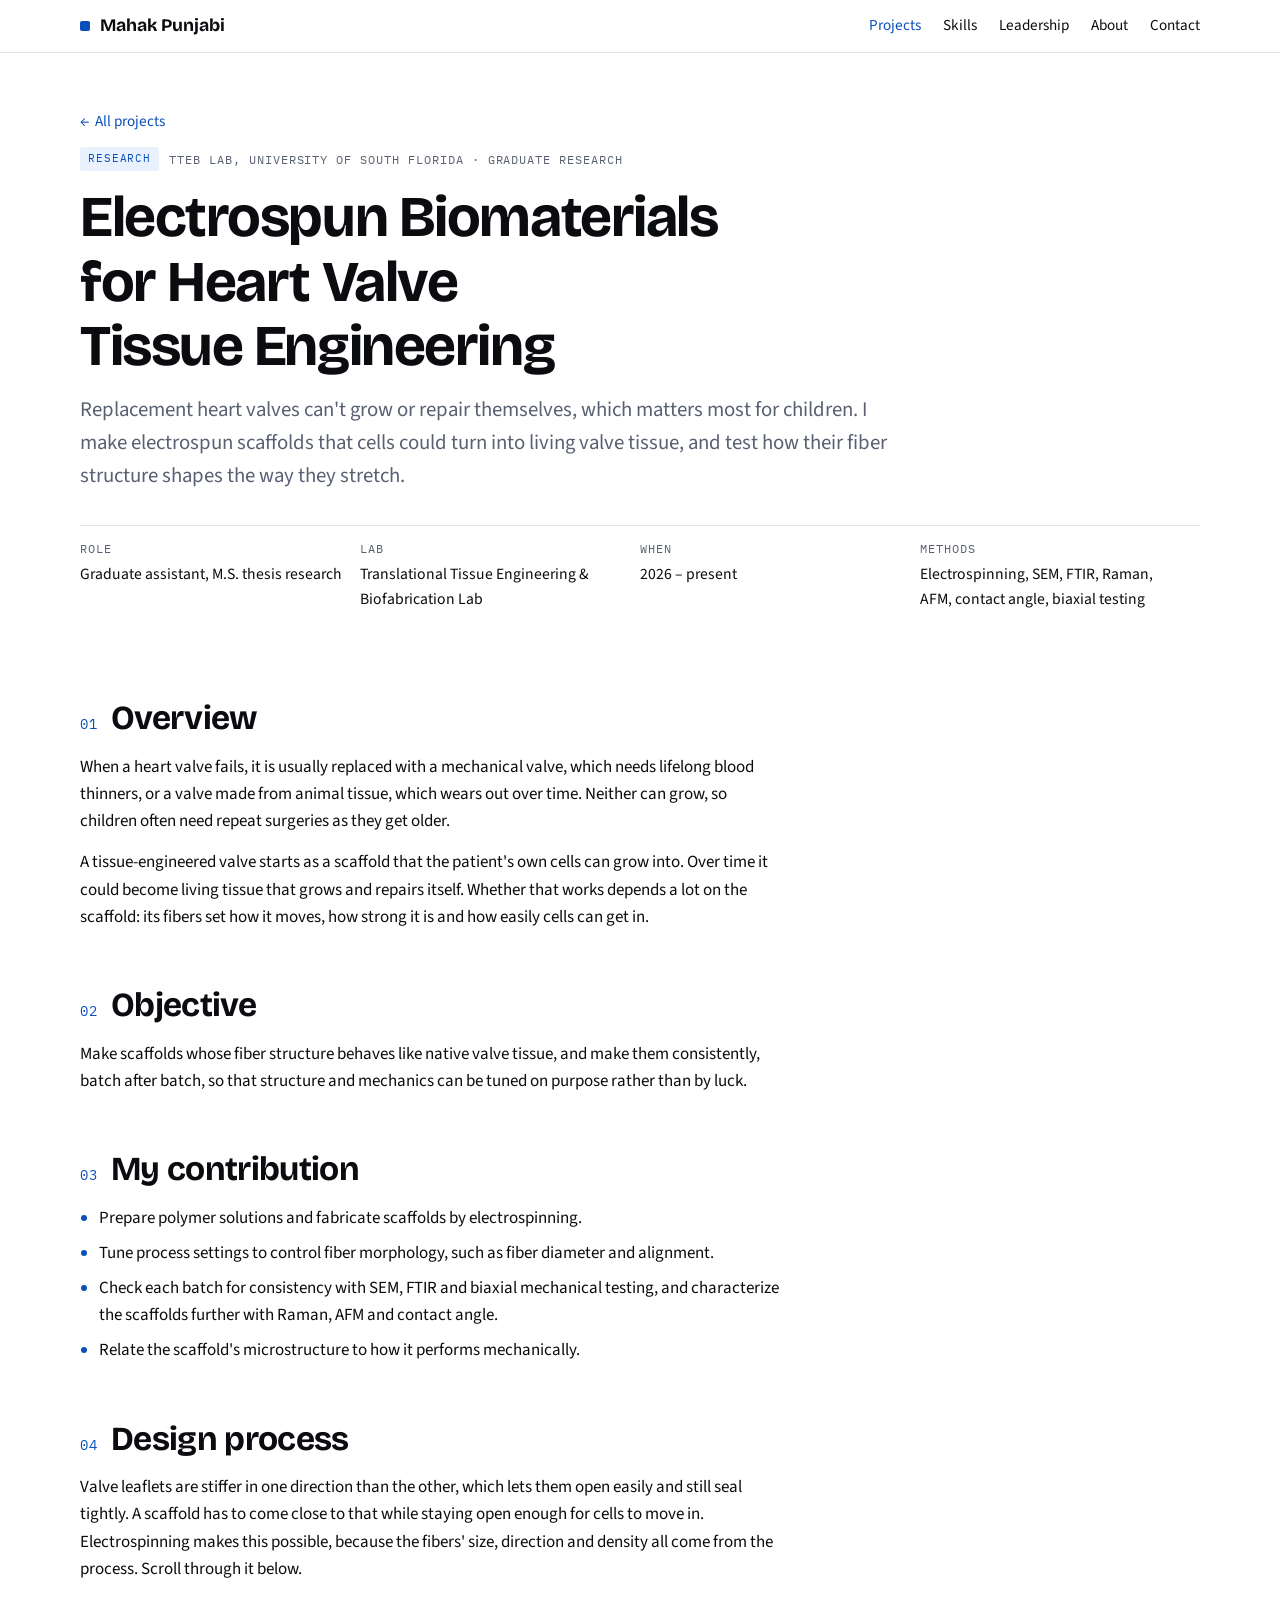
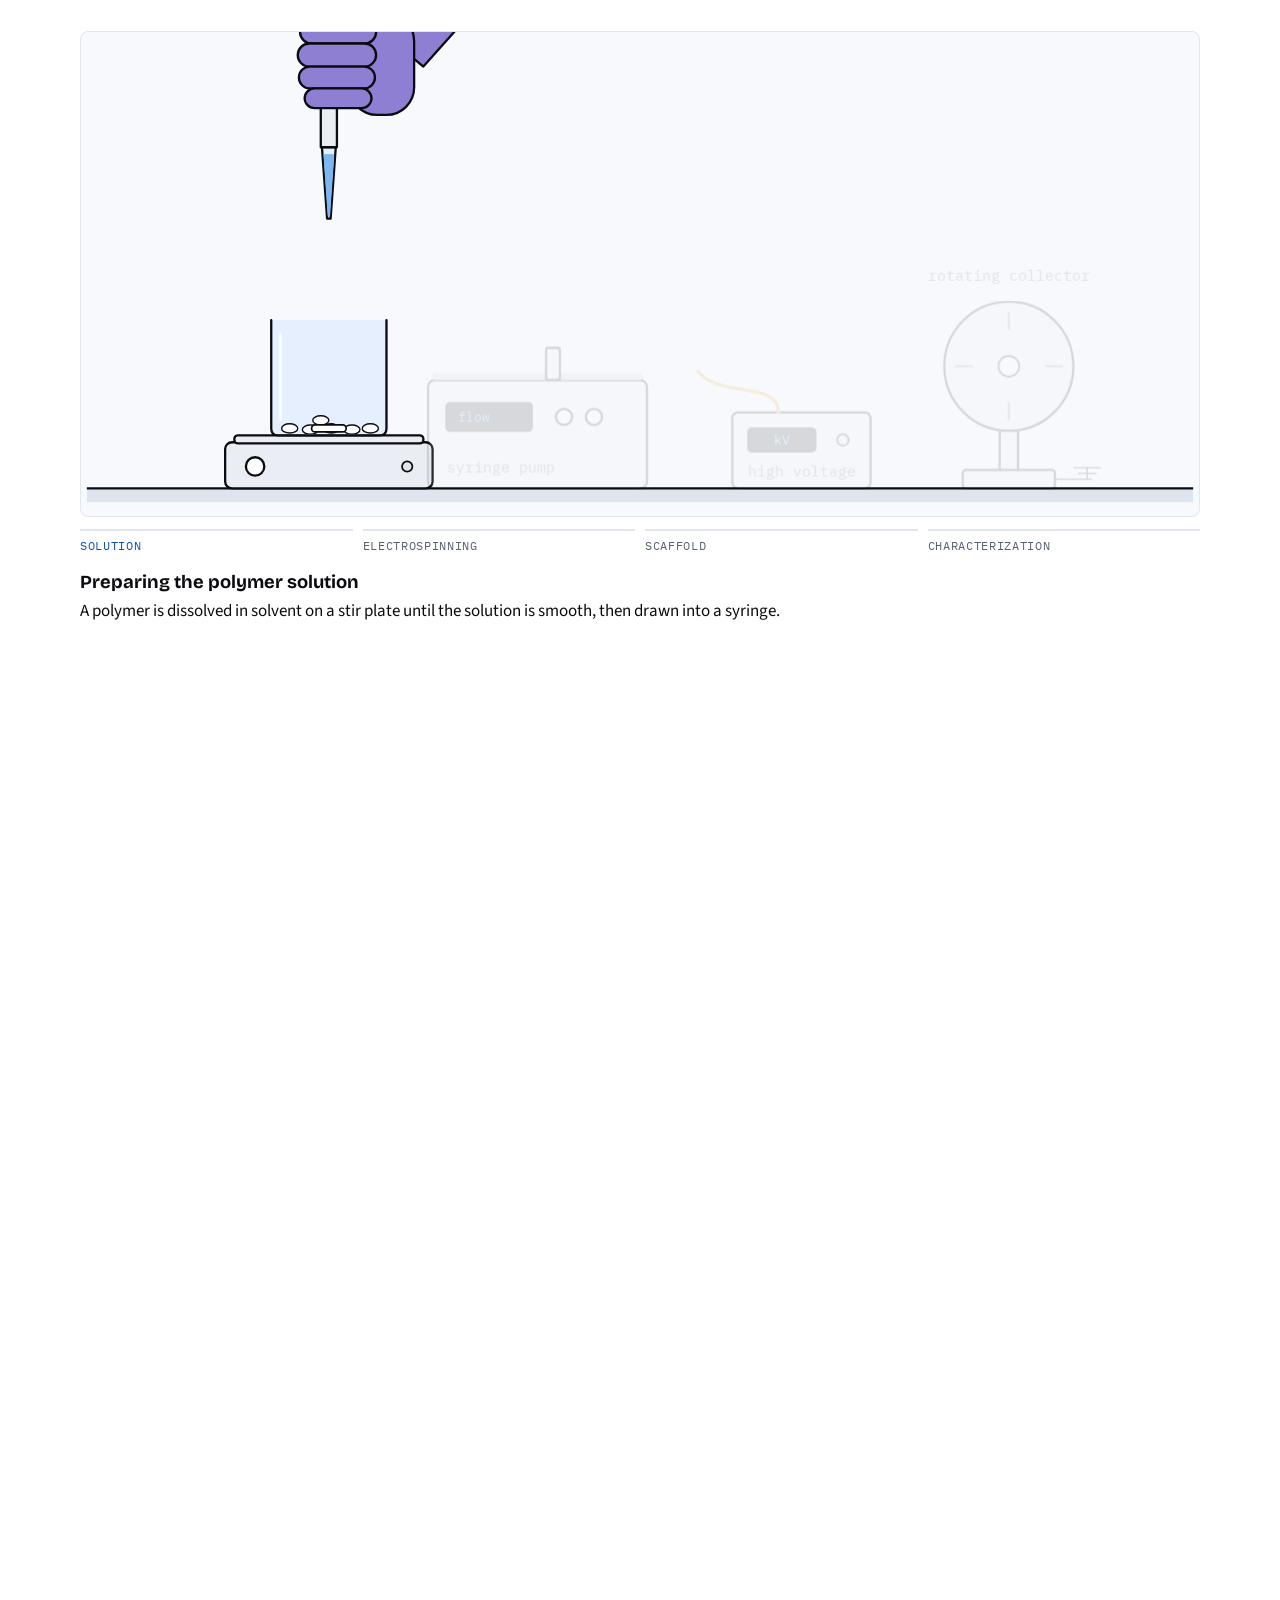
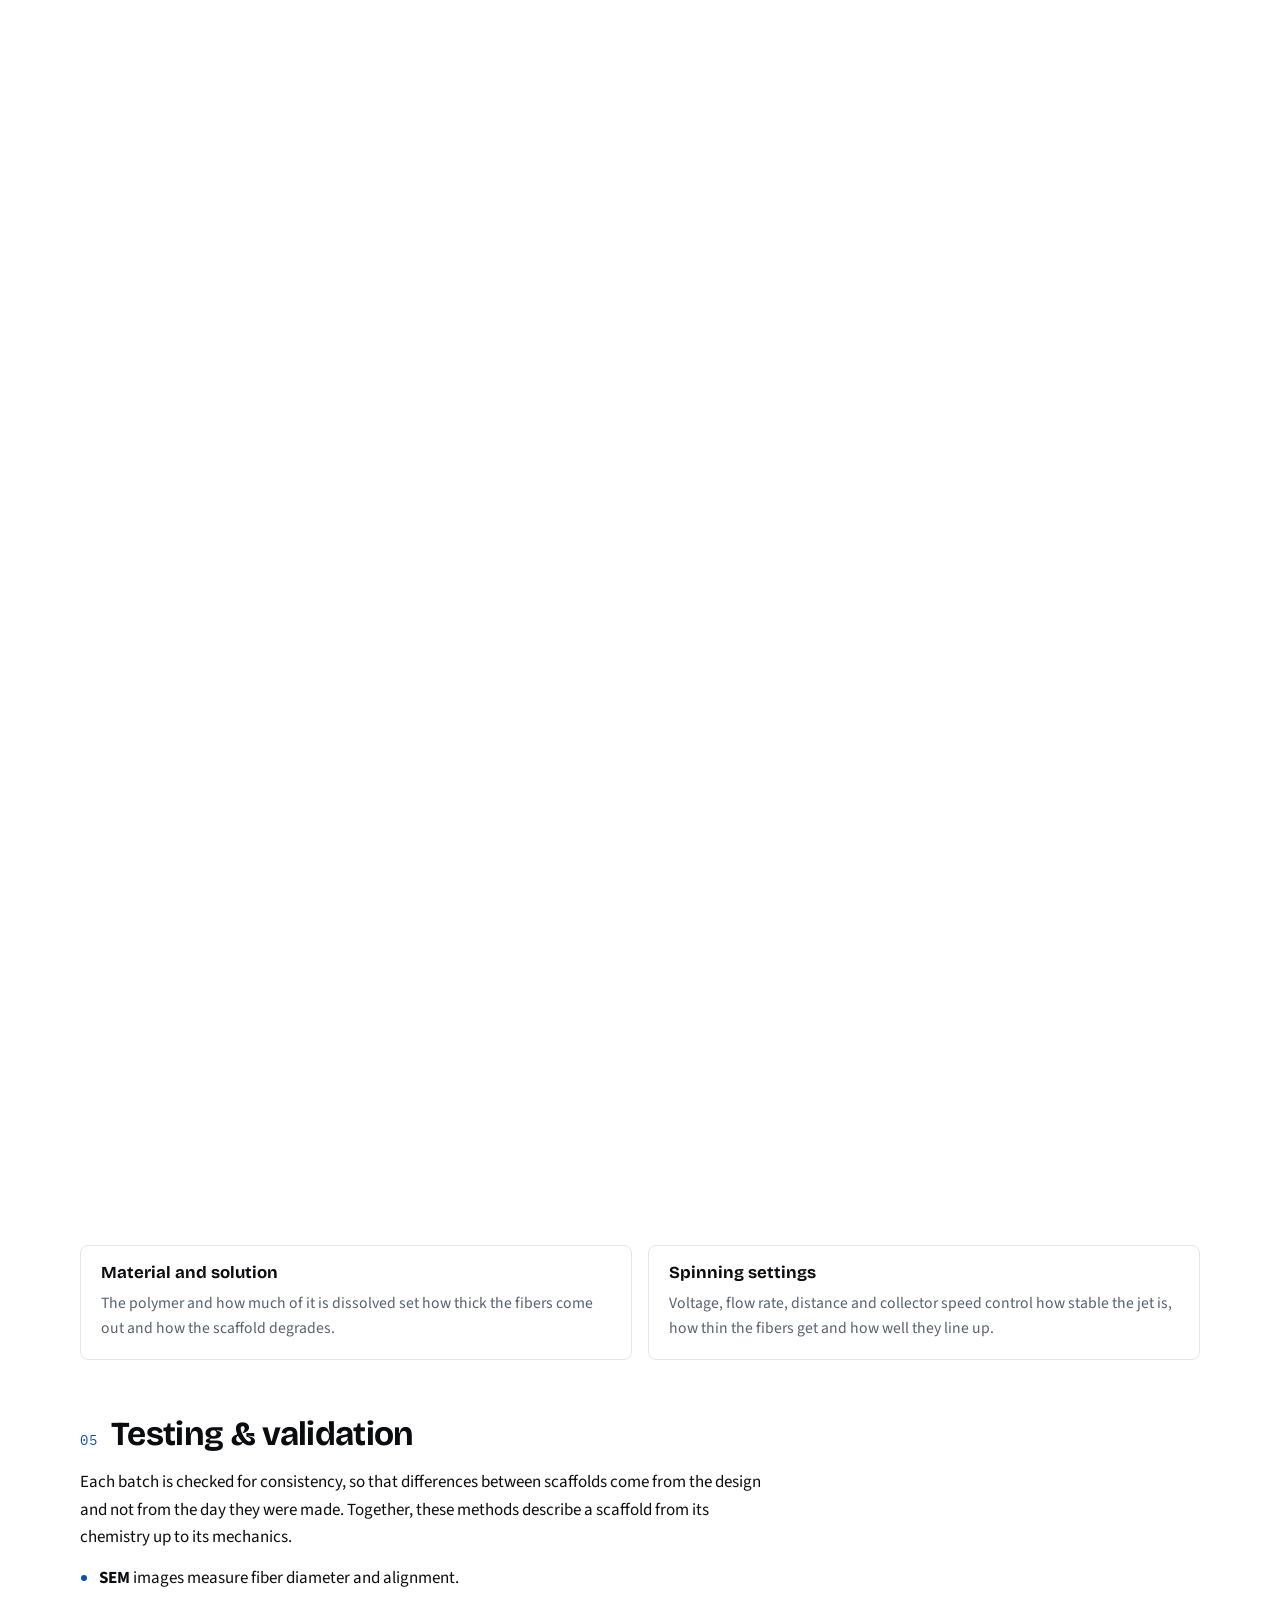
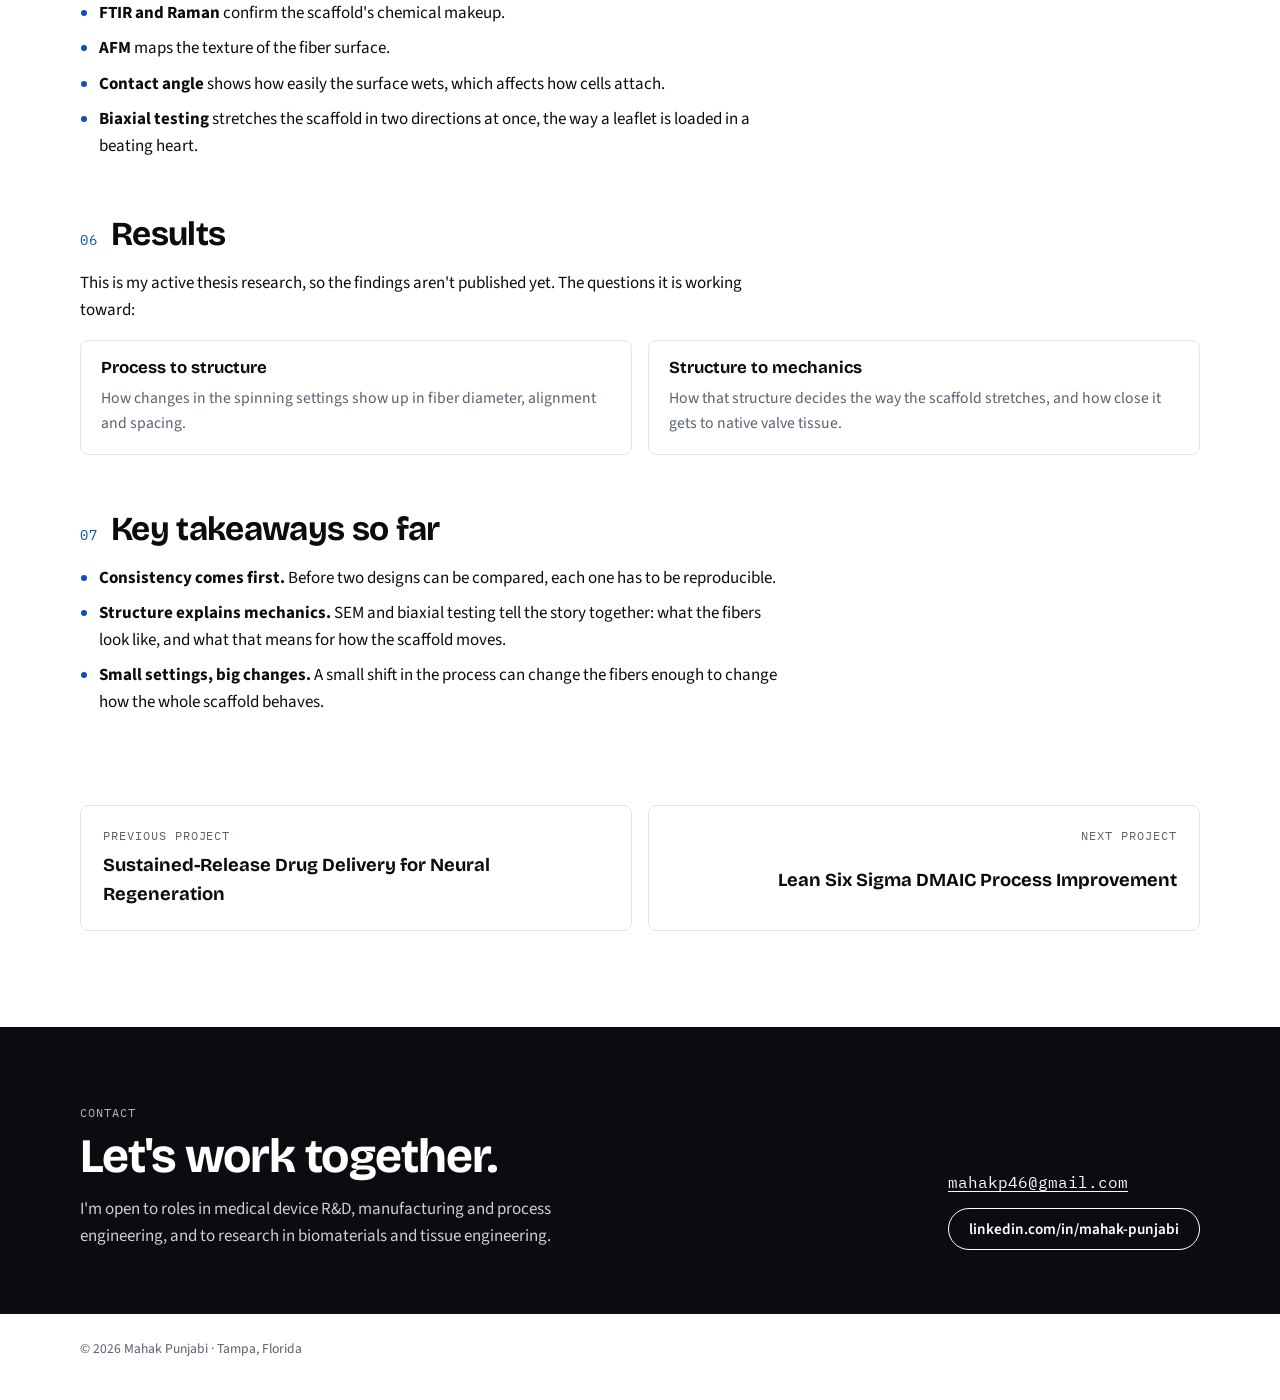
<file: projects/heart-valve-scaffolds.html>
<!doctype html>
<html lang="en">
<head>
<meta charset="utf-8">
<meta name="viewport" content="width=device-width, initial-scale=1, viewport-fit=cover">
<title>Electrospun heart valve scaffolds · Mahak Punjabi</title>
<meta name="description" content="Mahak Punjabi's graduate research in the TTEB Lab at the University of South Florida: electrospun scaffolds for tissue-engineered heart valves, and how their fiber structure shapes how they stretch.">
<link rel="preconnect" href="https://fonts.googleapis.com">
<link rel="preconnect" href="https://fonts.gstatic.com" crossorigin>
<link rel="stylesheet" href="https://fonts.googleapis.com/css2?family=Bricolage+Grotesque:opsz,wght@12..96,500;12..96,700&family=Source+Sans+3:ital,wght@0,400;0,600;1,400&family=IBM+Plex+Mono:wght@400;500&display=swap">
<link rel="stylesheet" href="../css/site.css">
<script>document.documentElement.classList.add('js');</script>
</head>
<body>

<header class="nav">
  <div class="wrap">
    <a class="brand" href="../">Mahak Punjabi</a>
    <nav aria-label="Sections">
      <ul>
        <li><a href="../#projects" aria-current="page">Projects</a></li>
        <li><a href="../#skills">Skills</a></li>
        <li><a href="../#leadership">Leadership</a></li>
        <li><a href="../#about">About</a></li>
        <li><a href="../#contact">Contact</a></li>
      </ul>
    </nav>
  </div>
</header>

<main class="wrap">
  <header class="cs-head">
    <a class="back" href="../#projects">All projects</a>
    <p class="eyebrow"><span class="kind">Research</span><span class="label">TTEB Lab, University of South Florida · Graduate research</span></p>
    <h1>Electrospun Biomaterials for Heart Valve Tissue Engineering</h1>
    <p class="summary">Replacement heart valves can't grow or repair themselves, which matters most for children. I make electrospun scaffolds that cells could turn into living valve tissue, and test how their fiber structure shapes the way they stretch.</p>
    <dl class="cs-meta">
      <div><dt>Role</dt><dd>Graduate assistant, M.S. thesis research</dd></div>
      <div><dt>Lab</dt><dd>Translational Tissue Engineering &amp; Biofabrication Lab</dd></div>
      <div><dt>When</dt><dd>2026 – present</dd></div>
      <div><dt>Methods</dt><dd>Electrospinning, SEM, FTIR, Raman, AFM, contact angle, biaxial testing</dd></div>
    </dl>
  </header>

  <div class="cs-body">
    <section class="cs-sec" aria-labelledby="s-overview">
      <h2 id="s-overview"><span class="n">01</span>Overview</h2>
      <div class="txt">
        <p>When a heart valve fails, it is usually replaced with a mechanical valve, which needs lifelong blood thinners, or a valve made from animal tissue, which wears out over time. Neither can grow, so children often need repeat surgeries as they get older.</p>
        <p>A tissue-engineered valve starts as a scaffold that the patient's own cells can grow into. Over time it could become living tissue that grows and repairs itself. Whether that works depends a lot on the scaffold: its fibers set how it moves, how strong it is and how easily cells can get in.</p>
      </div>
    </section>

    <section class="cs-sec" aria-labelledby="s-objective">
      <h2 id="s-objective"><span class="n">02</span>Objective</h2>
      <div class="txt">
        <p>Make scaffolds whose fiber structure behaves like native valve tissue, and make them consistently, batch after batch, so that structure and mechanics can be tuned on purpose rather than by luck.</p>
      </div>
    </section>

    <section class="cs-sec" aria-labelledby="s-role">
      <h2 id="s-role"><span class="n">03</span>My contribution</h2>
      <div class="txt">
        <ul>
          <li>Prepare polymer solutions and fabricate scaffolds by electrospinning.</li>
          <li>Tune process settings to control fiber morphology, such as fiber diameter and alignment.</li>
          <li>Check each batch for consistency with SEM, FTIR and biaxial mechanical testing, and characterize the scaffolds further with Raman, AFM and contact angle.</li>
          <li>Relate the scaffold's microstructure to how it performs mechanically.</li>
        </ul>
      </div>
    </section>

    <section class="cs-sec" aria-labelledby="s-design">
      <h2 id="s-design"><span class="n">04</span>Design process</h2>
      <div class="txt">
        <p>Valve leaflets are stiffer in one direction than the other, which lets them open easily and still seal tightly. A scaffold has to come close to that while staying open enough for cells to move in. Electrospinning makes this possible, because the fibers' size, direction and density all come from the process. Scroll through it below.</p>
      </div>
      <div class="scene" id="spin" style="--run:240vh">
        <figure class="scene-fig">
          <svg class="scene-svg" viewBox="0 0 960 420" role="img" aria-labelledby="spin-title spin-desc">
                    <title id="spin-title">From polymer solution to tested scaffold</title>
                    <desc id="spin-desc">A gloved hand pipettes solvent onto polymer pellets on a stir plate, and the solution is drawn into a syringe. A pump pushes it out of a needle at high voltage, and a whipping jet lays fibers onto a rotating drum. A magnified view shows the mesh of fibers, then six tiles light up for SEM, FTIR, Raman, AFM, contact angle and biaxial testing.</desc>
                    <defs>
                      <clipPath id="es-tip-clip"><path d="M145,172 H155 L151,230 H149 Z"/></clipPath>
                      <clipPath id="es-beaker-clip"><path d="M161,240 V344 Q161,349 166,349 H254 Q259,349 259,344 V240 Z"/></clipPath>
                      <clipPath id="es-zoom-clip"><circle cx="0" cy="0" r="150"/></clipPath>
                    </defs>

                    <rect class="s-bench" x="0" y="396" width="960" height="12"/>
                    <line class="s-edge" x1="0" y1="396" x2="960" y2="396"/>

                    <g id="es-prep">
                      <rect class="s-part" x="120" y="356" width="180" height="40" rx="6"/>
                      <rect class="s-part" x="128" y="350" width="164" height="7" rx="3"/>
                      <circle class="s-knob" cx="146" cy="377" r="8"/>
                      <circle id="es-led" class="s-led" cx="278" cy="377" r="4.5"/>
                      <path class="es-glassfill" d="M160,250 V344 Q160,350 166,350 H254 Q260,350 260,344 V250 Z"/>
                      <g clip-path="url(#es-beaker-clip)">
                        <path id="es-liq" class="es-sol" d="M162,349 V302 Q210,302 258,302 V349 Z" fill-opacity=".85"/>
                        <g id="es-pellets">
                          <ellipse class="es-pellet" cx="176" cy="344" rx="7" ry="4"/><ellipse class="es-pellet" cx="194" cy="345" rx="7" ry="4"/>
                          <ellipse class="es-pellet" cx="212" cy="344" rx="7" ry="4"/><ellipse class="es-pellet" cx="230" cy="345" rx="7" ry="4"/>
                          <ellipse class="es-pellet" cx="246" cy="344" rx="7" ry="4"/><ellipse class="es-pellet" cx="203" cy="337" rx="7" ry="4"/>
                        </g>
                        <rect id="es-bar" class="s-white" x="195" y="341" width="30" height="6" rx="3"/>
                      </g>
                      <path class="s-line" d="M160,250 V344 Q160,350 166,350 H254 Q260,350 260,344 V250"/>
                      <path class="s-glass-hi" d="M168,262 V336"/>
                      <g id="es-drops">
                        <circle class="s-drop" cx="210" cy="236" r="3.4" opacity="0"/>
                        <circle class="s-drop" cx="210" cy="236" r="3.4" opacity="0"/>
                        <circle class="s-drop" cx="210" cy="236" r="3.4" opacity="0"/>
                      </g>
                      <g id="es-hand" transform="translate(0 -300)"><g transform="translate(60 0)">
                          <path class="s-glove" d="M196,70 L232,100 L330,-10 L296,-40 Z"/>
                          <g class="es-press">
                            <rect class="s-part" x="146" y="18" width="8" height="20"/>
                            <rect class="s-btn" x="139" y="6" width="22" height="12" rx="4"/>
                          </g>
                          <path class="s-part" d="M134,36 H166 L169,70 L162,130 H138 L131,70 Z"/>
                          <path class="s-part" d="M166,40 q15,0 16,10 q0,7 -9,7 L167,57 Z"/>
                          <rect class="s-part" x="143" y="130" width="14" height="40"/>
                          <path class="s-glass" d="M144,170 H156 L151.5,232 H148.5 Z"/>
                          <rect id="es-tipliq" class="s-liquid" x="144" y="176" width="12" height="56" clip-path="url(#es-tip-clip)"/>
                          <g class="es-press">
                            <path class="s-thumb-o" d="M172,70 C164,44 156,24 150,8"/>
                            <path class="s-thumb" d="M172,70 C164,44 156,24 150,8"/>
                          </g>
                          <rect class="s-glove" x="168" y="54" width="56" height="88" rx="24"/>
                          <rect class="s-glove" x="125" y="60" width="66" height="20" rx="10"/>
                          <rect class="s-glove" x="123" y="80" width="68" height="20" rx="10"/>
                          <rect class="s-glove" x="124" y="100" width="66" height="19" rx="9.5"/>
                          <rect class="s-glove" x="129" y="119" width="58" height="17" rx="8.5"/>
                      </g></g>
                    </g>

                    <g id="es-rig" opacity="0">
                      <rect class="s-part" x="296" y="302" width="190" height="94" rx="6"/>
                      <rect class="s-rod" x="300" y="296" width="182" height="6" rx="2"/>
                      <rect class="s-dark" x="312" y="322" width="74" height="24" rx="3"/>
                      <text class="s-scr-text" x="322" y="338">flow</text>
                      <circle class="s-knob" cx="414" cy="334" r="7"/><circle class="s-knob" cx="440" cy="334" r="7"/>
                      <text class="s-tag" x="312" y="382">syringe pump</text>
                      <rect id="es-pusher" class="s-part" x="318" y="274" width="12" height="28" rx="2"/>
                      <rect class="s-part" x="560" y="330" width="120" height="66" rx="5"/>
                      <rect class="s-dark" x="574" y="344" width="58" height="20" rx="3"/>
                      <text id="es-kv" class="s-scr-text" x="603" y="358" text-anchor="middle">kV</text>
                      <circle id="es-hvled" class="s-led" cx="656" cy="354" r="5"/>
                      <text class="s-tag" x="620" y="386" text-anchor="middle">high voltage</text>
                      <path class="es-wire" d="M600,330 C600,302 548,318 530,294"/>
                      <rect class="s-part" x="792" y="290" width="16" height="92"/>
                      <rect class="s-part" x="760" y="380" width="80" height="16" rx="3"/>
                      <path class="s-thin" d="M840,388 H868 V378 M856,378 H880 M860,383 H876 M864,388 H872"/>
                      <circle class="s-part" cx="800" cy="290" r="56"/>
                      <circle id="es-layer" class="es-layer" cx="800" cy="290" r="56" stroke-width="0"/>
                      <g id="es-spokes"><path class="m-spoke" d="M800,244 V258 M800,322 V336 M754,290 H768 M832,290 H846"/></g>
                      <circle class="s-white" cx="800" cy="290" r="9"/>
                      <text class="s-tag" x="800" y="216" text-anchor="middle">rotating collector</text>
                      <path id="es-env" class="es-env" d="M600,290 L740,246 M600,290 L740,334" opacity="0"/>
                      <path id="es-jet" class="es-jet" d="M551,290" opacity="0"/>
                      <path id="es-cone" class="es-sol" d="M540,286.5 L551,290 L540,293.5 Z" fill-opacity=".9" opacity="0"/>
                    </g>

                    <g id="es-syr" opacity="0" transform="translate(210 332) rotate(90) scale(.8)">
                      <g id="es-plg" transform="translate(-36 0)">
                        <rect class="s-part" x="-118" y="-3" width="110" height="6"/>
                        <rect class="s-btn" x="-126" y="-14" width="8" height="28" rx="2"/>
                        <rect class="s-dark" x="-8" y="-10" width="8" height="20" rx="1"/>
                      </g>
                      <rect id="es-syrliq" class="es-sol" x="-36" y="-9" width="0" height="18" fill-opacity=".85"/>
                      <rect class="s-glass" x="-150" y="-11" width="116" height="22" rx="3"/>
                      <path class="s-thin" d="M-60,-11 V-5 M-85,-11 V-5 M-110,-11 V-5"/>
                      <rect class="s-part" x="-156" y="-20" width="6" height="40" rx="2"/>
                      <path class="s-part" d="M-34,-6 H-26 V6 H-34 Z"/>
                      <rect class="es-needle" x="-26" y="-1.5" width="26" height="3"/>
                    </g>

                    <g id="es-tiles" opacity="0">
                        <g id="es-t1" class="es-tilegrp" transform="translate(150 44)">
                          <rect class="es-tile" x="0" y="0" width="210" height="160" rx="8"/>
                          <text class="es-tt" x="14" y="26">SEM</text>
                          <text class="es-st" x="14" y="44">fiber structure</text>
                
                        </g>
                        <g id="es-t2" class="es-tilegrp" transform="translate(375 44)">
                          <rect class="es-tile" x="0" y="0" width="210" height="160" rx="8"/>
                          <text class="es-tt" x="14" y="26">FTIR</text>
                          <text class="es-st" x="14" y="44">chemistry</text>
                          <path class="es-ax" d="M18,148 H196 M18,148 V56"/>
                          <path id="es-ftir" class="es-spec" pathLength="1" d="M20,68.2 L23,69.2 L26,68.4 L29,66.9 L32,67.2 L35,68.6 L38,68.8 L41,68.3 L44,71 L47,83.9 L50,105.2 L53,110.5 L56,92 L59,74.4 L62,67.8 L65,67.2 L68,68.8 L71,69.1 L74,67.8 L77,68 L80,75.1 L83,87.2 L86,83.9 L89,72.4 L92,68.3 L95,67.3 L98,67.4 L101,68.7 L104,69.1 L107,67.7 L110,67.2 L113,77.1 L116,116 L119,127.8 L122,86.3 L125,69 L128,67.8 L131,68 L134,69 L137,71.9 L140,78.7 L143,90.2 L146,97.8 L149,92.6 L152,79.7 L155,70.4 L158,67.7 L161,68.2 L164,68.5 L167,68.3 L170,68.4 L173,73.6 L176,83.3 L179,73.8 L182,69.4 L185,68.7 L188,67.1 L191,66.9 L194,68.4"/>
                        </g>
                        <g id="es-t3" class="es-tilegrp" transform="translate(600 44)">
                          <rect class="es-tile" x="0" y="0" width="210" height="160" rx="8"/>
                          <text class="es-tt" x="14" y="26">Raman</text>
                          <text class="es-st" x="14" y="44">chemistry</text>
                          <path class="es-ax" d="M18,148 H196 M18,148 V56"/>
                          <path id="es-raman" class="es-spec" pathLength="1" d="M20,144.5 L22,144.1 L24,143.3 L26,143.7 L28,144.3 L30,143.6 L32,143 L34,143.7 L36,144 L38,143.1 L40,142.8 L42,141.8 L44,128.6 L46,112.6 L48,127.8 L50,141.7 L52,143 L54,142.2 L56,142.8 L58,143.3 L60,142.5 L62,142 L64,142.8 L66,142.9 L68,142 L70,141.9 L72,142.7 L74,140.6 L76,113.3 L78,71.8 L80,114.3 L82,140.1 L84,141.2 L86,141.8 L88,142.3 L90,141.4 L92,141 L94,141.8 L96,141.9 L98,140.9 L100,140.9 L102,141.7 L104,141.1 L106,137.4 L108,126.5 L110,117.5 L112,126.4 L114,137.1 L116,140.6 L118,141.2 L120,140.3 L122,140 L124,140.8 L126,140.8 L128,139.8 L130,139.9 L132,140.7 L134,140.3 L136,138 L138,110.5 L140,60.5 L142,110.3 L144,137.7 L146,139.9 L148,140.2 L150,139.2 L152,139 L154,139.9 L156,139.7 L158,138.8 L160,139 L162,139.6 L164,136.3 L166,118.4 L168,101 L170,119.4 L172,135.7 L174,138.1 L176,138.9 L178,139.1 L180,138.2 L182,138.1 L184,138.9 L186,138.7 L188,137.7 L190,138 L192,138.7 L194,138.1 L196,137.4"/>
                        </g>
                        <g id="es-t4" class="es-tilegrp" transform="translate(150 219)">
                          <rect class="es-tile" x="0" y="0" width="210" height="160" rx="8"/>
                          <text class="es-tt" x="14" y="26">AFM</text>
                          <text class="es-st" x="14" y="44">surface texture</text>
                          <path class="es-surf" d="M16,150 L16,146 L16,146 L17,146 L18,146 L19,146 L20,146 L21,146 L22,141.8 L23,140.1 L24,138.9 L25,138 L26,137.3 L27,136.7 L28,136.2 L29,135.8 L30,135.5 L31,135.2 L32,135.1 L33,135 L34,134.9 L35,135 L36,135.1 L37,135.2 L38,135.5 L39,135.8 L40,136.2 L41,136.7 L42,137.3 L43,138 L44,138.9 L45,140.1 L46,141.8 L47,146 L48,146 L49,146 L50,142.1 L51,140.6 L52,139.6 L53,138.8 L54,138.2 L55,137.7 L56,137.3 L57,137 L58,136.8 L59,136.7 L60,136.7 L61,136.7 L62,136.8 L63,137 L64,137.3 L65,137.7 L66,138.2 L67,138.8 L68,139.6 L69,140.6 L70,142.1 L71,146 L72,146 L73,146 L74,141.4 L75,139.6 L76,138.3 L77,137.3 L78,136.5 L79,135.8 L80,135.2 L81,134.7 L82,134.3 L83,134 L84,133.7 L85,133.5 L86,133.4 L87,133.3 L88,133.2 L89,133.3 L90,133.4 L91,133.5 L92,133.7 L93,134 L94,134.3 L95,134.7 L96,135.2 L97,135.8 L98,136.5 L99,137.3 L100,138.3 L101,139.6 L102,141.4 L103,146 L104,146 L105,146 L106,146 L107,141.9 L108,140.4 L109,139.3 L110,138.4 L111,137.7 L112,137.2 L113,136.7 L114,136.4 L115,136.1 L116,135.9 L117,135.8 L118,135.8 L119,135.8 L120,135.9 L121,136.1 L122,136.4 L123,136.7 L124,137.2 L125,137.7 L126,138.4 L127,139.3 L128,140.4 L129,141.9 L130,146 L131,146 L132,146 L133,141.6 L134,139.9 L135,138.6 L136,137.7 L137,136.9 L138,136.2 L139,135.7 L140,135.2 L141,134.9 L142,134.6 L143,134.4 L144,134.2 L145,134.1 L146,134.1 L147,134.1 L148,134.2 L149,134.4 L150,134.6 L151,134.9 L152,135.2 L153,135.7 L154,136.2 L155,136.9 L156,137.7 L157,138.6 L158,139.9 L159,141.6 L160,146 L161,146 L162,146 L163,146 L164,146 L165,141.9 L166,140.4 L167,139.3 L168,138.4 L169,137.7 L170,137.2 L171,136.7 L172,136.4 L173,136.1 L174,135.9 L175,135.8 L176,135.8 L177,135.8 L178,135.9 L179,136.1 L180,136.4 L181,136.7 L182,137.2 L183,137.7 L184,138.4 L185,139.3 L186,140.4 L187,141.9 L188,146 L189,146 L190,146 L191,146 L192,146 L193,146 L194,146 L194,146 L194,150 Z"/>
                          <path id="es-laser" class="es-laser" d="M24,58 L60,96 L184,62"/>
                          <rect class="s-dark" x="180" y="56" width="16" height="12" rx="2"/>
                          <g id="es-cant" transform="translate(60 124)"><path class="es-cant" d="M-46,-30 H2 V-24 H-46 Z M-6,-24 H2 L0,-2 Z"/></g>
                        </g>
                        <g id="es-t5" class="es-tilegrp" transform="translate(375 219)">
                          <rect class="es-tile" x="0" y="0" width="210" height="160" rx="8"/>
                          <text class="es-tt" x="14" y="26">Contact angle</text>
                          <text class="es-st" x="14" y="44">how it wets</text>
                          <rect class="es-band" x="18" y="138" width="174" height="8"/>
                          <path class="s-line" d="M18,138 H192"/>
                          <g id="es-drop"><path class="es-drop" d="M71,138 A37.5,37.5 0 1 1 139,138 Z"/></g>
                          <g id="es-angle" opacity="0"><path class="es-call" d="M71,138 L60,114.4 M84,138 A13,13 0 0 0 65.5,126.2"/><text class="es-call-t" x="84" y="126">θ</text></g>
                        </g>
                        <g id="es-t6" class="es-tilegrp" transform="translate(600 219)">
                          <rect class="es-tile" x="0" y="0" width="210" height="160" rx="8"/>
                          <text class="es-tt" x="14" y="26">Biaxial testing</text>
                          <text class="es-st" x="14" y="44">how it stretches</text>
                          <g id="es-mat"><rect class="es-mat" x="76" y="74" width="58" height="58" rx="2"/>
                            <path class="es-hatch" d="M76,84 L124,132 M76,98 L110,132 M76,112 L96,132 M86,74 L134,122 M100,74 L134,108 M114,74 L134,94 M134,84 L86,132 M134,98 L100,132 M120,74 L76,118 M106,74 L76,104"/></g>
                          <g id="es-arrows">
                            <path class="es-arr" data-d="-1,0" d="M70,103 H44 M50,97 L44,103 L50,109"/>
                            <path class="es-arr" data-d="1,0" d="M140,103 H166 M160,97 L166,103 L160,109"/>
                            <path class="es-arr" data-d="0,-1" d="M105,68 V57 M100,62 L105,57 L110,62"/>
                            <path class="es-arr" data-d="0,1" d="M105,138 V149 M100,144 L105,149 L110,144"/>
                          </g>
                        </g>
                    </g>

                    <g id="es-zoom" opacity="0" transform="translate(480 205)">
                      <circle class="es-sem-bg" cx="0" cy="0" r="150"/>
                      <g clip-path="url(#es-zoom-clip)"><g id="es-fibers">
                            <path class="es-f" d="M-194,22.4 Q-2.9,24.6 183.3,67.5" stroke-width="4.6" opacity="0.55"/>
                            <path class="es-f" d="M-141.3,-133.3 Q32,-52.5 183.2,64.5" stroke-width="4.6" opacity="0.7"/>
                            <path class="es-f" d="M-30.5,-227.6 Q110.8,-99.1 222.9,55.6" stroke-width="4" opacity="0.55"/>
                            <path class="es-f" d="M-213.2,16.2 Q-31.2,73.7 136.7,164.4" stroke-width="2.8" opacity="0.55"/>
                            <path class="es-f" d="M-151.5,183.2 Q28.2,117.8 218.1,94.7" stroke-width="2.8" opacity="0.85"/>
                            <path class="es-f" d="M-190,-24.3 Q0,-22.3 190,-24.2" stroke-width="4.6" opacity="0.85"/>
                            <path class="es-f" d="M-224.1,-8.1 Q-57.8,-100.2 105,-198.1" stroke-width="2.8" opacity="0.85"/>
                            <path class="es-f" d="M-195.9,-111 Q-5.6,-110.4 183.6,-130.2" stroke-width="4.6" opacity="0.55"/>
                            <path class="es-f" d="M-183.5,50.4 Q4.9,22.3 187.6,-31.8" stroke-width="4" opacity="1"/>
                            <path class="es-f" d="M-194.4,-6.2 Q-9.8,-52.7 179.3,-75.4" stroke-width="2.8" opacity="0.7"/>
                            <path class="es-f" d="M-147.7,-119.5 Q5.6,-7 149.5,117.2" stroke-width="4" opacity="0.85"/>
                            <path class="es-f" d="M-182.8,-61.3 Q-5.8,10.7 151.8,118.9" stroke-width="4.6" opacity="1"/>
                            <path class="es-f" d="M-229.5,17.9 Q-62.9,109.4 99.9,207.4" stroke-width="2.2" opacity="0.85"/>
                            <path class="es-f" d="M-114.2,-159.3 Q35.6,-42.1 176.1,86" stroke-width="4" opacity="1"/>
                            <path class="es-f" d="M-135.7,-149.9 Q27.9,-52.6 200.2,27.9" stroke-width="2.2" opacity="0.55"/>
                            <path class="es-f" d="M-202.2,-3.1 Q-21.5,56.2 152.7,132.7" stroke-width="4.6" opacity="1"/>
                            <path class="es-f" d="M-195.3,23 Q-3.9,27.4 180.9,77.1" stroke-width="4" opacity="0.85"/>
                            <path class="es-f" d="M-60.9,-205.7 Q84.6,-82.2 203.8,67" stroke-width="2.2" opacity="0.7"/>
                            <path class="es-f" d="M-159.7,-127.7 Q23.6,-77.4 203.8,-17.1" stroke-width="4" opacity="0.55"/>
                            <path class="es-f" d="M-192.9,-94.3 Q-3.2,-104.8 186.9,-105.8" stroke-width="3.4" opacity="0.7"/>
                            <path class="es-f" d="M-96.9,-176.5 Q47.2,-52.5 185.7,77.6" stroke-width="3.4" opacity="1"/>
                            <path class="es-f" d="M-45.5,230 Q82.2,88.2 232.6,-29" stroke-width="2.8" opacity="0.7"/>
                            <path class="es-f" d="M-179.7,-61.9 Q0.1,-0.2 182.4,53.3" stroke-width="3.4" opacity="0.85"/>
                            <path class="es-f" d="M-57.4,-234.4 Q94.4,-120 241.3,0.5" stroke-width="3.4" opacity="0.85"/>
                            <path class="es-f" d="M-93.6,-165.4 Q-9.1,4.8 85.4,169.8" stroke-width="2.2" opacity="1"/>
                            <path class="es-f" d="M-191.6,117.3 Q-1.8,133.3 188.4,122.4" stroke-width="4.6" opacity="1"/>
                            <path class="es-f" d="M-187.7,29.8 Q-1.9,-10.1 185.7,-40.7" stroke-width="2.8" opacity="0.55"/>
                            <path class="es-f" d="M-238.9,13.7 Q-80,118 75.6,227" stroke-width="2.2" opacity="0.85"/>
                            <path class="es-f" d="M-190.8,10 Q-1.1,21.8 188.7,30" stroke-width="3.4" opacity="0.55"/>
                            <path class="es-f" d="M-175,-148.7 Q15.4,-142.1 202.8,-107.6" stroke-width="4" opacity="0.7"/>
                            <path class="es-f" d="M-130.8,141.2 Q18.1,23.2 168.6,-92.8" stroke-width="2.2" opacity="1"/>
                            <path class="es-f" d="M-31.1,238.8 Q102.9,104 239.1,-28.4" stroke-width="4" opacity="0.85"/>
                            <path class="es-f" d="M-146.2,-130.2 Q27.2,-51.8 190.1,46.7" stroke-width="2.8" opacity="0.55"/>
                            <path class="es-f" d="M-141.3,-154.7 Q25.7,-61.6 209.4,-8.5" stroke-width="3.4" opacity="0.7"/>
                            <path class="es-f" d="M-171.6,112.5 Q13,66.5 201.3,39.5" stroke-width="2.2" opacity="0.85"/>
                            <path class="es-f" d="M-115.4,151 Q19.5,15.8 124,-144.1" stroke-width="3.4" opacity="0.7"/>
                            <path class="es-f" d="M-179.2,81.3 Q-40.9,-49.7 114.3,-160.2" stroke-width="2.8" opacity="0.7"/>
                            <path class="es-f" d="M-195.8,83.1 Q-6.9,106.8 183.5,107.5" stroke-width="2.8" opacity="0.7"/>
                            <path class="es-f" d="M-219.8,-88 Q-41.9,-158.5 147.6,-185.2" stroke-width="3.4" opacity="1"/>
                            <path class="es-f" d="M-171.4,-109.2 Q12.8,-61.7 200.7,-32.3" stroke-width="3.4" opacity="1"/>
                            <path class="es-f" d="M-133.6,-142.4 Q12.3,-18.7 183.4,67.1" stroke-width="2.2" opacity="0.7"/>
                            <path class="es-f" d="M-224.4,2.8 Q-65.5,-101.5 94.9,-203.3" stroke-width="3.4" opacity="0.7"/>
                            <path class="es-f" d="M-9.2,192.6 Q8.9,2 73.8,-178.2" stroke-width="3.4" opacity="0.55"/>
                            <path class="es-f" d="M-214.6,10.3 Q-34.9,74.4 129.4,171.5" stroke-width="4" opacity="0.7"/>
                            <path class="es-f" d="M-181.9,102.6 Q6.7,78.4 196.7,70.3" stroke-width="4" opacity="1"/>
                            <path class="es-f" d="M-171.9,-86.1 Q2.5,-7.7 190,29.8" stroke-width="2.8" opacity="0.7"/>
                            <path class="es-f" d="M-160.2,-21.8 L220.2,101.8" stroke-width="5.5"/>
                      </g></g>
                      <circle class="es-ring" cx="0" cy="0" r="150"/>
                    </g>

                    <g id="es-callouts" opacity="0">
                      <circle class="es-call" cx="510" cy="245" r="11"/>
                      <path class="es-call" d="M520,250 L650,290 H700"/>
                      <text class="es-call-t" x="656" y="282">fiber diameter</text>
                      <path class="es-call" d="M646,96 L726,122 M646,96 l11,-1 M646,96 l7,8 M726,122 l-11,1 M726,122 l-7,-8"/>
                      <text class="es-call-t" x="652" y="82">fiber alignment</text>
                      <text class="s-tag" x="480" y="384" text-anchor="middle">the scaffold, magnified</text>
                    </g>
                  </svg>
          <figcaption>
            <ol class="scene-track" aria-hidden="true">
              <li class="on">Solution</li>
              <li>Electro&shy;spinning</li>
              <li>Scaffold</li>
              <li>Character&shy;ization</li>
            </ol>
            <ol class="scene-steps">
              <li class="on">
                <p class="label">01 · Solution</p>
                <h3>Preparing the polymer solution</h3>
                <p>A polymer is dissolved in solvent on a stir plate until the solution is smooth, then drawn into a syringe.</p>
              </li>
              <li>
                <p class="label">02 · Electrospinning</p>
                <h3>Spinning the fibers</h3>
                <p>A pump pushes the solution out of a needle held at high voltage. The charge pulls it into a fine jet that whips and stretches as it flies, and the fibers collect on a rotating drum.</p>
              </li>
              <li>
                <p class="label">03 · Scaffold</p>
                <h3>A mesh of fibers</h3>
                <p>Up close, the scaffold is a mesh of fibers far thinner than a hair. Their diameter, alignment and spacing come from the process settings, and they decide how the scaffold stretches.</p>
              </li>
              <li>
                <p class="label">04 · Characterization</p>
                <h3>Characterizing the scaffold</h3>
                <p>SEM shows the fiber structure, FTIR and Raman confirm the chemistry, AFM maps the surface, contact angle shows how it wets, and biaxial testing shows how it stretches in two directions.</p>
              </li>
            </ol>
          </figcaption>
        </figure>
      </div>
      <div class="split">
        <div class="tile">
          <h3>Material and solution</h3>
          <p>The polymer and how much of it is dissolved set how thick the fibers come out and how the scaffold degrades.</p>
        </div>
        <div class="tile">
          <h3>Spinning settings</h3>
          <p>Voltage, flow rate, distance and collector speed control how stable the jet is, how thin the fibers get and how well they line up.</p>
        </div>
      </div>
    </section>

    <section class="cs-sec" aria-labelledby="s-testing">
      <h2 id="s-testing"><span class="n">05</span>Testing &amp; validation</h2>
      <div class="txt">
        <p>Each batch is checked for consistency, so that differences between scaffolds come from the design and not from the day they were made. Together, these methods describe a scaffold from its chemistry up to its mechanics.</p>
        <ul>
          <li><strong>SEM</strong> images measure fiber diameter and alignment.</li>
          <li><strong>FTIR and Raman</strong> confirm the scaffold's chemical makeup.</li>
          <li><strong>AFM</strong> maps the texture of the fiber surface.</li>
          <li><strong>Contact angle</strong> shows how easily the surface wets, which affects how cells attach.</li>
          <li><strong>Biaxial testing</strong> stretches the scaffold in two directions at once, the way a leaflet is loaded in a beating heart.</li>
        </ul>
      </div>
    </section>

    <section class="cs-sec" aria-labelledby="s-results">
      <h2 id="s-results"><span class="n">06</span>Results</h2>
      <div class="txt">
        <p>This is my active thesis research, so the findings aren't published yet. The questions it is working toward:</p>
      </div>
      <div class="split">
        <div class="tile">
          <h3>Process to structure</h3>
          <p>How changes in the spinning settings show up in fiber diameter, alignment and spacing.</p>
        </div>
        <div class="tile">
          <h3>Structure to mechanics</h3>
          <p>How that structure decides the way the scaffold stretches, and how close it gets to native valve tissue.</p>
        </div>
      </div>
    </section>

    <section class="cs-sec" aria-labelledby="s-takeaways">
      <h2 id="s-takeaways"><span class="n">07</span>Key takeaways so far</h2>
      <div class="txt">
        <ul>
          <li><strong>Consistency comes first.</strong> Before two designs can be compared, each one has to be reproducible.</li>
          <li><strong>Structure explains mechanics.</strong> SEM and biaxial testing tell the story together: what the fibers look like, and what that means for how the scaffold moves.</li>
          <li><strong>Small settings, big changes.</strong> A small shift in the process can change the fibers enough to change how the whole scaffold behaves.</li>
        </ul>
      </div>
    </section>
  </div>

  <nav class="cs-next" aria-label="More projects">
    <a href="neural-drug-delivery.html"><span class="label">Previous project</span><strong>Sustained-Release Drug Delivery for Neural Regeneration</strong></a>
    <a class="next" href="lean-six-sigma.html"><span class="label">Next project</span><strong>Lean Six Sigma DMAIC Process Improvement</strong></a>
  </nav>
</main>

<div class="contact" id="contact">
  <div class="wrap">
    <div>
      <p class="label">Contact</p>
      <h2 style="margin-top:8px">Let's work together.</h2>
      <p>I'm open to roles in medical device R&amp;D, manufacturing and process engineering, and to research in biomaterials and tissue engineering.</p>
    </div>
    <div class="links">
      <a class="addr" href="mailto:mahakp46@gmail.com" style="color:inherit">mahakp46@gmail.com</a>
      <a class="btn" href="https://www.linkedin.com/in/mahak-punjabi/" target="_blank" rel="noopener">linkedin.com/in/mahak-punjabi</a>
    </div>
  </div>
</div>
<footer class="wrap">© 2026 Mahak Punjabi · Tampa, Florida</footer>
<script src="../js/site.js"></script>
<script src="../js/scene.js"></script>
<script>
/* TTEB scene: make the polymer solution, electrospin it onto a drum, zoom into the fibers, then characterize them. */
(() => {
  const root = document.getElementById('spin');
  if (!root || !window.scrollScene) return;
  const { clamp, seg, ease, lerp, f, reduce } = scrollScene.util;
  const q = (id) => document.getElementById(id);
  const op = (el, v) => el.setAttribute('opacity', clamp(v).toFixed(3));
  const bump = (p, a, b, c, d) => seg(p, a, b) * (1 - seg(p, c, d));
  const prep = q('es-prep'), hand = q('es-hand'), press = root.querySelectorAll('.es-press'), tipLiq = q('es-tipliq');
  const drops = [...q('es-drops').children], liq = q('es-liq'), pellets = [...q('es-pellets').children], bar = q('es-bar'), led = q('es-led');
  const syr = q('es-syr'), plg = q('es-plg'), syrLiq = q('es-syrliq');
  const rig = q('es-rig'), pusher = q('es-pusher'), hvled = q('es-hvled'), kv = q('es-kv'), cone = q('es-cone');
  const jet = q('es-jet'), env = q('es-env'), layer = q('es-layer'), spokes = q('es-spokes');
  const zoom = q('es-zoom'), fibers = q('es-fibers'), callouts = q('es-callouts');
  const tileLayer = q('es-tiles'), tiles = [1, 2, 3, 4, 5, 6].map((i) => q('es-t' + i));
  const ftir = q('es-ftir'), raman = q('es-raman'), cant = q('es-cant'), laser = q('es-laser');
  const drop = q('es-drop'), angle = q('es-angle'), mat = q('es-mat'), arrows = [...q('es-arrows').children];
  const pelletSize = pellets.map((e) => [+e.getAttribute('rx'), +e.getAttribute('ry')]);

  // AFM: the tip rides over the fibers' cross-sections.
  const bumps = [[34, 13], [60, 11], [88, 15], [118, 12], [146, 14], [176, 12]];
  const prof = (x) => bumps.reduce((y, [c, r]) => (Math.abs(x - c) < r ? Math.min(y, 146 - Math.sqrt(r * r - (x - c) ** 2) * .85) : y), 146);

  // Characterization tiles: 3 x 2 on wide screens, 2 x 3 inside the phone camera.
  const wide = [[150, 44], [375, 44], [600, 44], [150, 219], [375, 219], [600, 219]];
  const tall = [[306, 10], [486, 10], [306, 146], [486, 146], [306, 282], [486, 282]];
  let layout = '';
  function place(narrow) {
    if (layout === String(narrow)) return;
    layout = String(narrow);
    tiles.forEach((t, i) => {
      const [x, y] = (narrow ? tall : wide)[i];
      t.setAttribute('transform', 'translate(' + x + ' ' + y + ') scale(' + (narrow ? .8 : 1) + ')');
    });
  }

  // The whipping jet moves on its own while the voltage is on and the scene is on screen.
  let spinning = false, visible = false, raf = 0, layerT = 0;
  function drawJet(t) {
    const x1 = 600, x2 = 744 - layerT;
    let d = 'M551,290 L' + x1 + ',290';
    for (let x = x1 + 3; x <= x2; x += 3) {
      const s = (x - x1) / (x2 - x1);
      d += ' L' + x + ',' + f(290 + 42 * Math.pow(s, 1.3) * Math.sin(x * .16 - t * 14));
    }
    jet.setAttribute('d', d);
  }
  function frame(now) {
    raf = 0;
    drawJet(now / 1000);
    if (spinning && visible) raf = requestAnimationFrame(frame);
  }
  function loop() {
    if (reduce) { if (spinning) drawJet(.4); return; }
    if (spinning && visible && !raf) raf = requestAnimationFrame(frame);
  }

  scrollScene(root, {
    stops: [0, .24, .5, .74, 1],
    // On a phone the camera follows the action: the stir plate, the spinning rig, then the fibers and tiles.
    camera: (p) => f(lerp(lerp(0, 290, ease(seg(p, .24, .29))), 180, ease(seg(p, .5, .55)))) + ' 0 600 420',
    onVisible: (v) => { visible = v; loop(); },
    render(p, state) {
      place(state.narrow);

      // 01 Solution: pipette solvent onto the pellets, stir until they dissolve, draw the solution into a syringe.
      op(prep, 1 - seg(p, .26, .3));
      const down = ease(seg(p, 0, .05)), away = ease(seg(p, .13, .18));
      hand.setAttribute('transform', 'translate(' + f(90 * away) + ' ' + f(lerp(-70, 0, down) - 300 * away) + ')');
      const push = ease(seg(p, .055, .07)) * (1 - ease(seg(p, .12, .14)));
      press.forEach((el) => el.setAttribute('transform', 'translate(0 ' + f(12 * push) + ')'));
      const disp = seg(p, .06, .12), ty = 176 + 56 * disp;
      tipLiq.setAttribute('y', f(ty)); tipLiq.setAttribute('height', f(232 - ty));
      const drawn = ease(seg(p, .21, .235)), dissolve = seg(p, .14, .2), stir = bump(p, .14, .15, .2, .21);
      const level = 349 - 47 * ease(disp) + 10 * drawn, depth = 10 * stir;
      liq.setAttribute('d', 'M162,349 V' + f(level) + ' Q210,' + f(level + 2 * depth) + ' 258,' + f(level) + ' V349 Z');
      liq.setAttribute('fill-opacity', (.45 + .4 * dissolve).toFixed(2));
      pellets.forEach((e, i) => {
        const k = 1 - clamp(dissolve * 1.3 - i * .05);
        e.setAttribute('rx', f(pelletSize[i][0] * k)); e.setAttribute('ry', f(pelletSize[i][1] * k));
        e.setAttribute('opacity', k > .02 ? 1 : 0);
      });
      const bw = stir > 0 ? 6 + 24 * Math.abs(Math.cos(p * 45)) : 30;
      bar.setAttribute('x', f(210 - bw / 2)); bar.setAttribute('width', f(bw));
      led.classList.toggle('on', stir > 0);
      drops.forEach((d, i) => {
        const t = seg(p, .065 + i * .018, .085 + i * .018);
        d.setAttribute('opacity', t > 0 && t < 1 ? 1 : 0);
        d.setAttribute('cy', f(236 + (level - 236) * t * t));
      });

      // The syringe dips in and fills, then lifts, turns and mounts on the pump.
      const dip = ease(seg(p, .19, .21)), rise = ease(seg(p, .24, .262)), mount = ease(seg(p, .255, .295));
      const L = 100 * drawn - 30 * seg(p, .31, .49);
      let sx = 210, sy = lerp(260, 332, dip) - 162 * rise, rot = 90;
      if (mount > 0) { sx = lerp(210, 540, mount); sy = lerp(170, 290, mount); rot = lerp(90, 0, mount); }
      syr.setAttribute('transform', 'translate(' + f(sx) + ' ' + f(sy) + ') rotate(' + f(rot) + ') scale(.8)');
      op(syr, seg(p, .185, .195) * (1 - seg(p, .5, .53)));
      plg.setAttribute('transform', 'translate(' + f(-36 - L) + ' 0)');
      syrLiq.setAttribute('x', f(-36 - L)); syrLiq.setAttribute('width', f(L));

      // 02 Electrospinning: voltage on, a cone forms at the needle, the jet whips onto the turning drum.
      // On wide screens the rig waits faintly on the right while the solution is made.
      const rigIn = bump(p, .24, .28, .5, .53);
      op(rig, state.narrow ? rigIn : Math.max(rigIn, .14 * (1 - seg(p, .24, .28))));
      pusher.setAttribute('x', f(540 + (-162 - L) * .8 - 12));
      const hv = p >= .3 && p < .5;
      hvled.classList.toggle('on', hv);
      kv.textContent = hv ? 'kV  on' : 'kV';
      op(cone, hv ? 1 : 0);
      spinning = p >= .31 && p < .5;
      op(jet, spinning ? 1 : 0); op(env, spinning ? 1 : 0);
      layerT = 12 * seg(p, .32, .49);
      layer.setAttribute('r', f(56 + layerT / 2)); layer.setAttribute('stroke-width', f(layerT));
      spokes.setAttribute('transform', 'rotate(' + f(p * 3000) + ' 800 290)');

      // 03 Scaffold: zoom from the drum into the mesh of fibers, then (04) shrink it into the SEM tile.
      const z = ease(seg(p, .52, .6)), back = ease(seg(p, .76, .8));
      const [tx, ty0] = (state.narrow ? tall : wide)[0], ts = state.narrow ? .8 : 1;
      const zx = lerp(lerp(800, 480, z), tx + 105 * ts, back), zy = lerp(lerp(290, 205, z), ty0 + 102 * ts, back);
      const zk = lerp(lerp(56 / 150, 1, z), 46 * ts / 150, back);
      zoom.setAttribute('transform', 'translate(' + f(zx) + ' ' + f(zy) + ') scale(' + zk.toFixed(4) + ')');
      op(zoom, seg(p, .515, .53));
      fibers.setAttribute('transform', 'rotate(' + f(lerp(-6, 6, seg(p, .52, .76))) + ')');
      op(callouts, bump(p, .6, .64, .72, .76));

      // 04 Characterization: each method lights up in turn.
      op(tileLayer, seg(p, .75, .79));
      const slots = [.79, .82, .855, .89, .925, .96];
      tiles.forEach((t, i) => t.classList.toggle('on', p >= slots[i]));
      ftir.style.strokeDashoffset = 1 - ease(seg(p, .82, .85));
      raman.style.strokeDashoffset = 1 - ease(seg(p, .855, .885));
      const ax = lerp(28, 186, ease(seg(p, .89, .925))), ay = prof(ax);
      cant.setAttribute('transform', 'translate(' + f(ax) + ' ' + f(ay) + ')');
      laser.setAttribute('d', 'M24,58 L' + f(ax - 20) + ',' + f(ay - 30) + ' L184,62');
      const g = ease(seg(p, .925, .95));
      drop.setAttribute('transform', 'translate(105 138) scale(' + lerp(.25, 1, g).toFixed(3) + ') translate(-105 -138)');
      op(drop, seg(p, .92, .93));
      op(angle, seg(p, .945, .96));
      const st = ease(seg(p, .96, .995));
      mat.setAttribute('transform', 'translate(105 103) scale(' + (1 + .16 * st).toFixed(3) + ') translate(-105 -103)');
      arrows.forEach((a) => {
        const [dx, dy] = a.dataset.d.split(',').map(Number);
        a.setAttribute('transform', 'translate(' + f(dx * 6 * st) + ' ' + f(dy * 5 * st) + ')');
      });
      loop();
    },
  });
})();
</script>
</body>
</html>
</file>
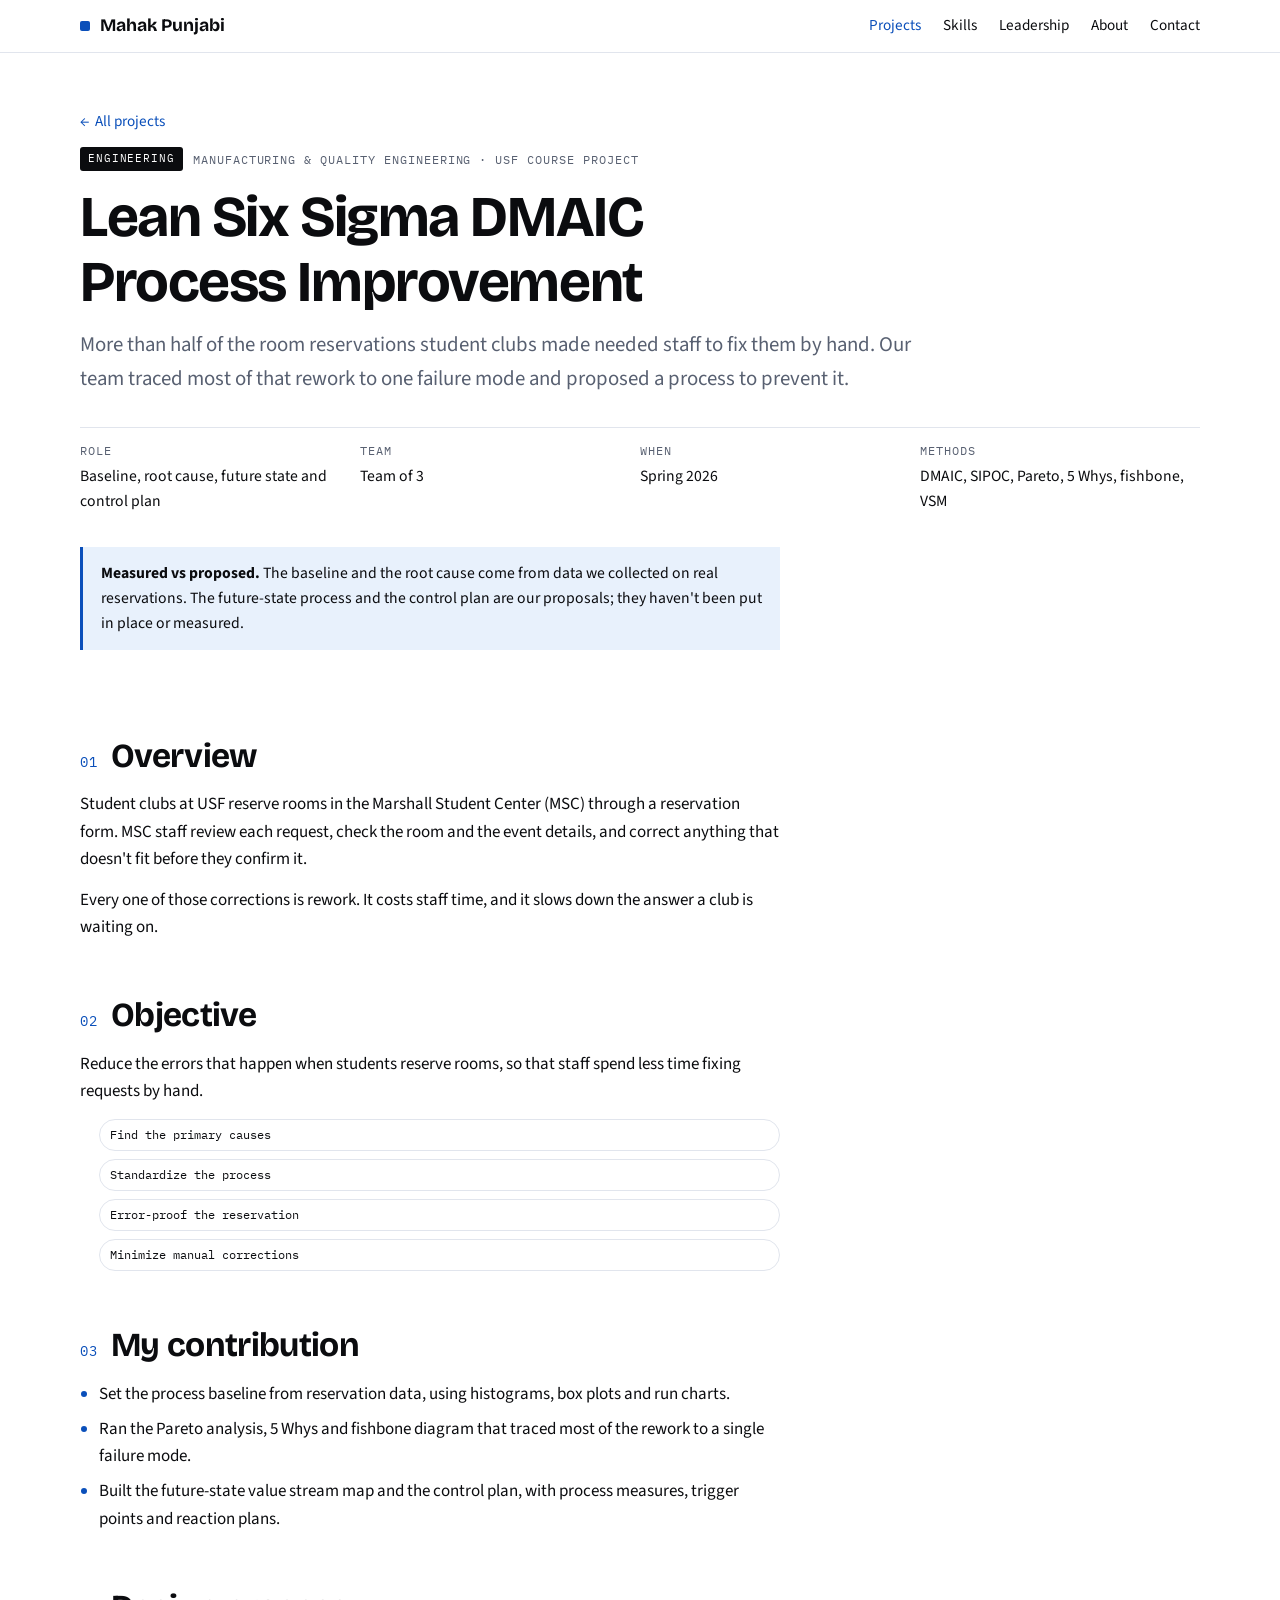
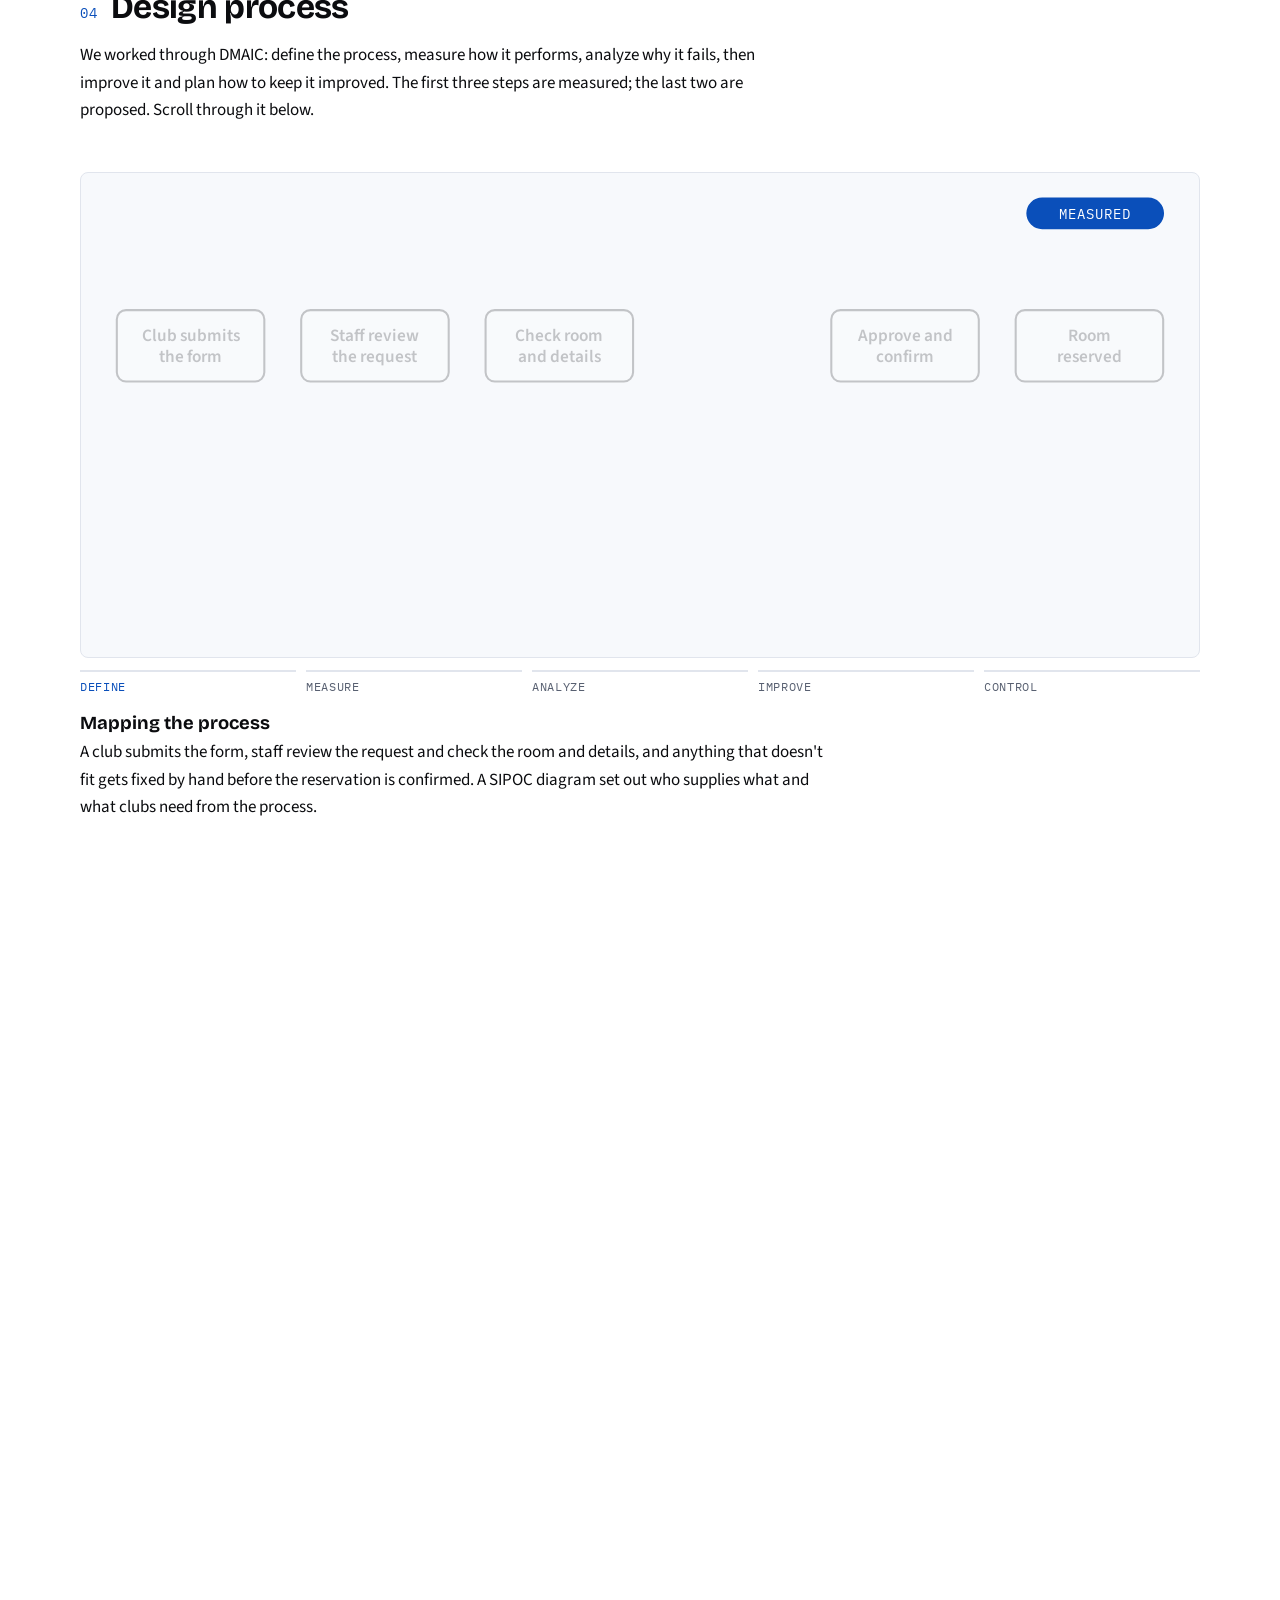
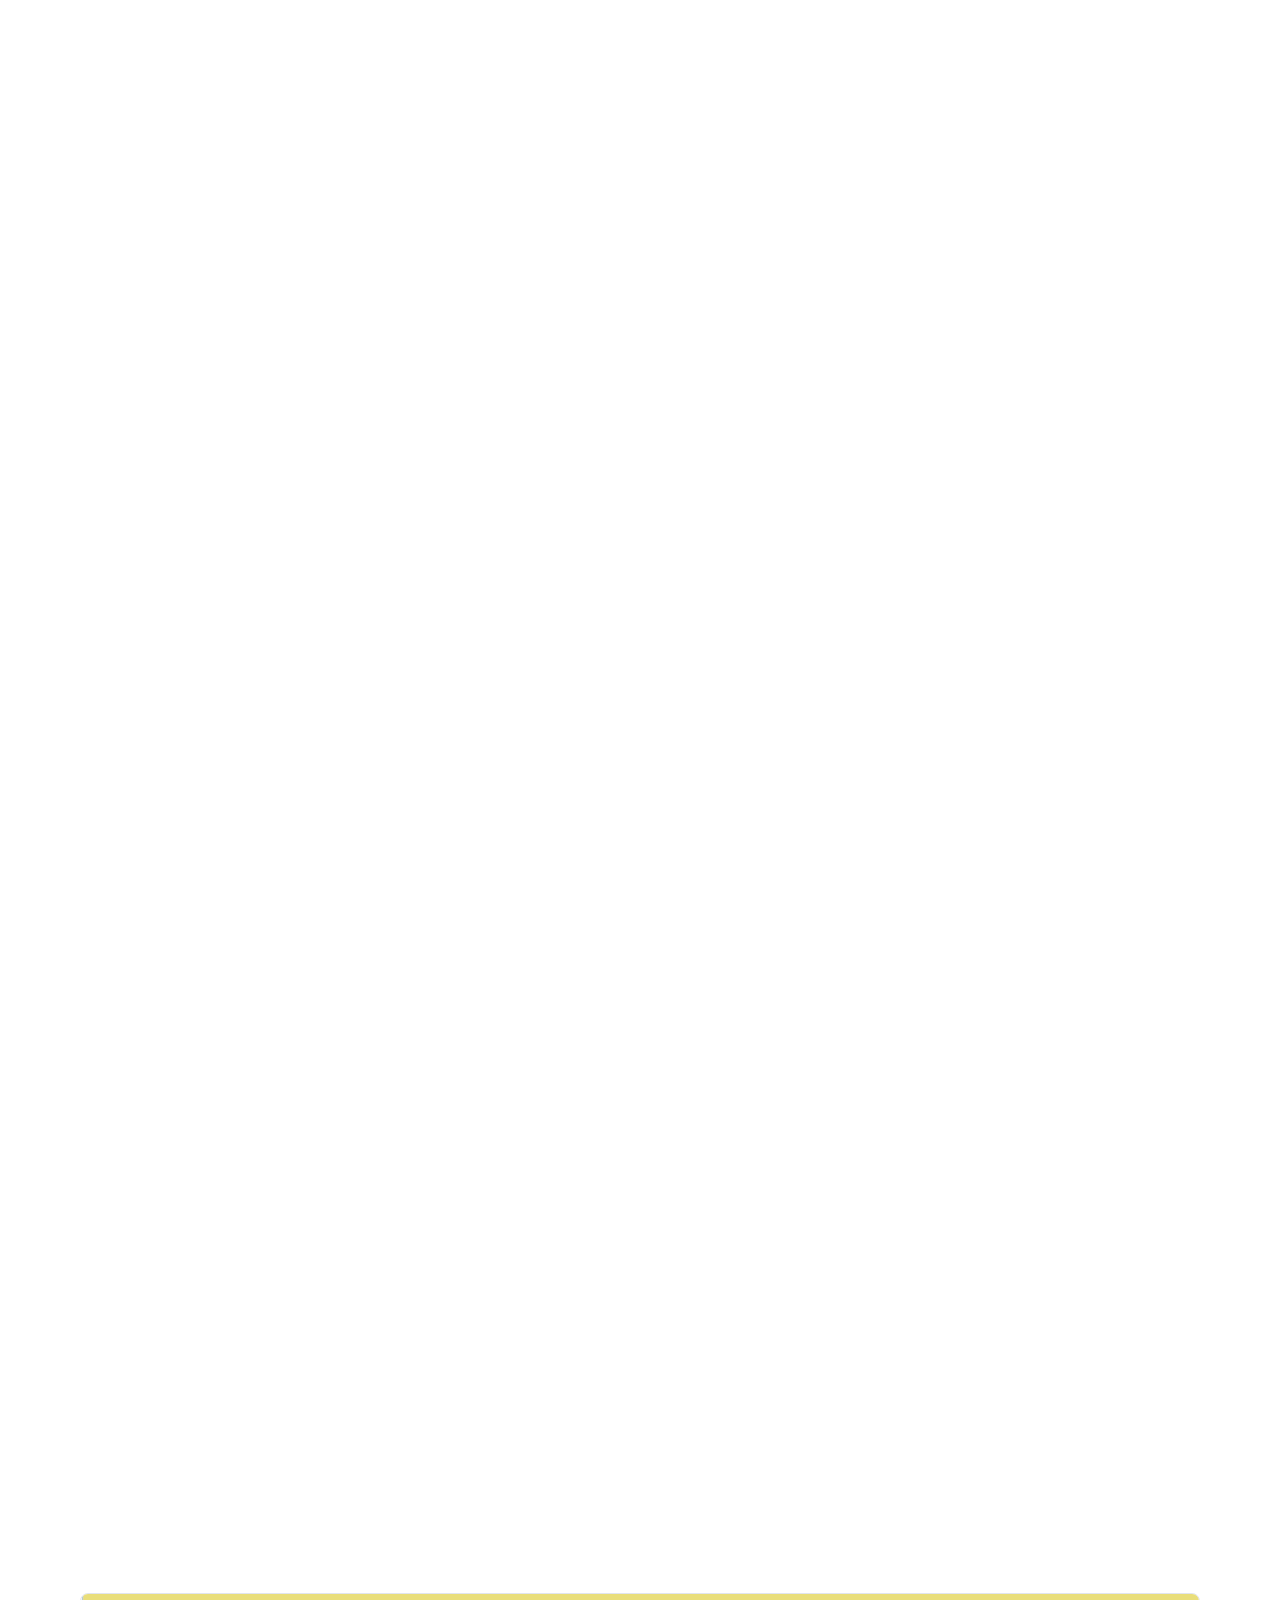
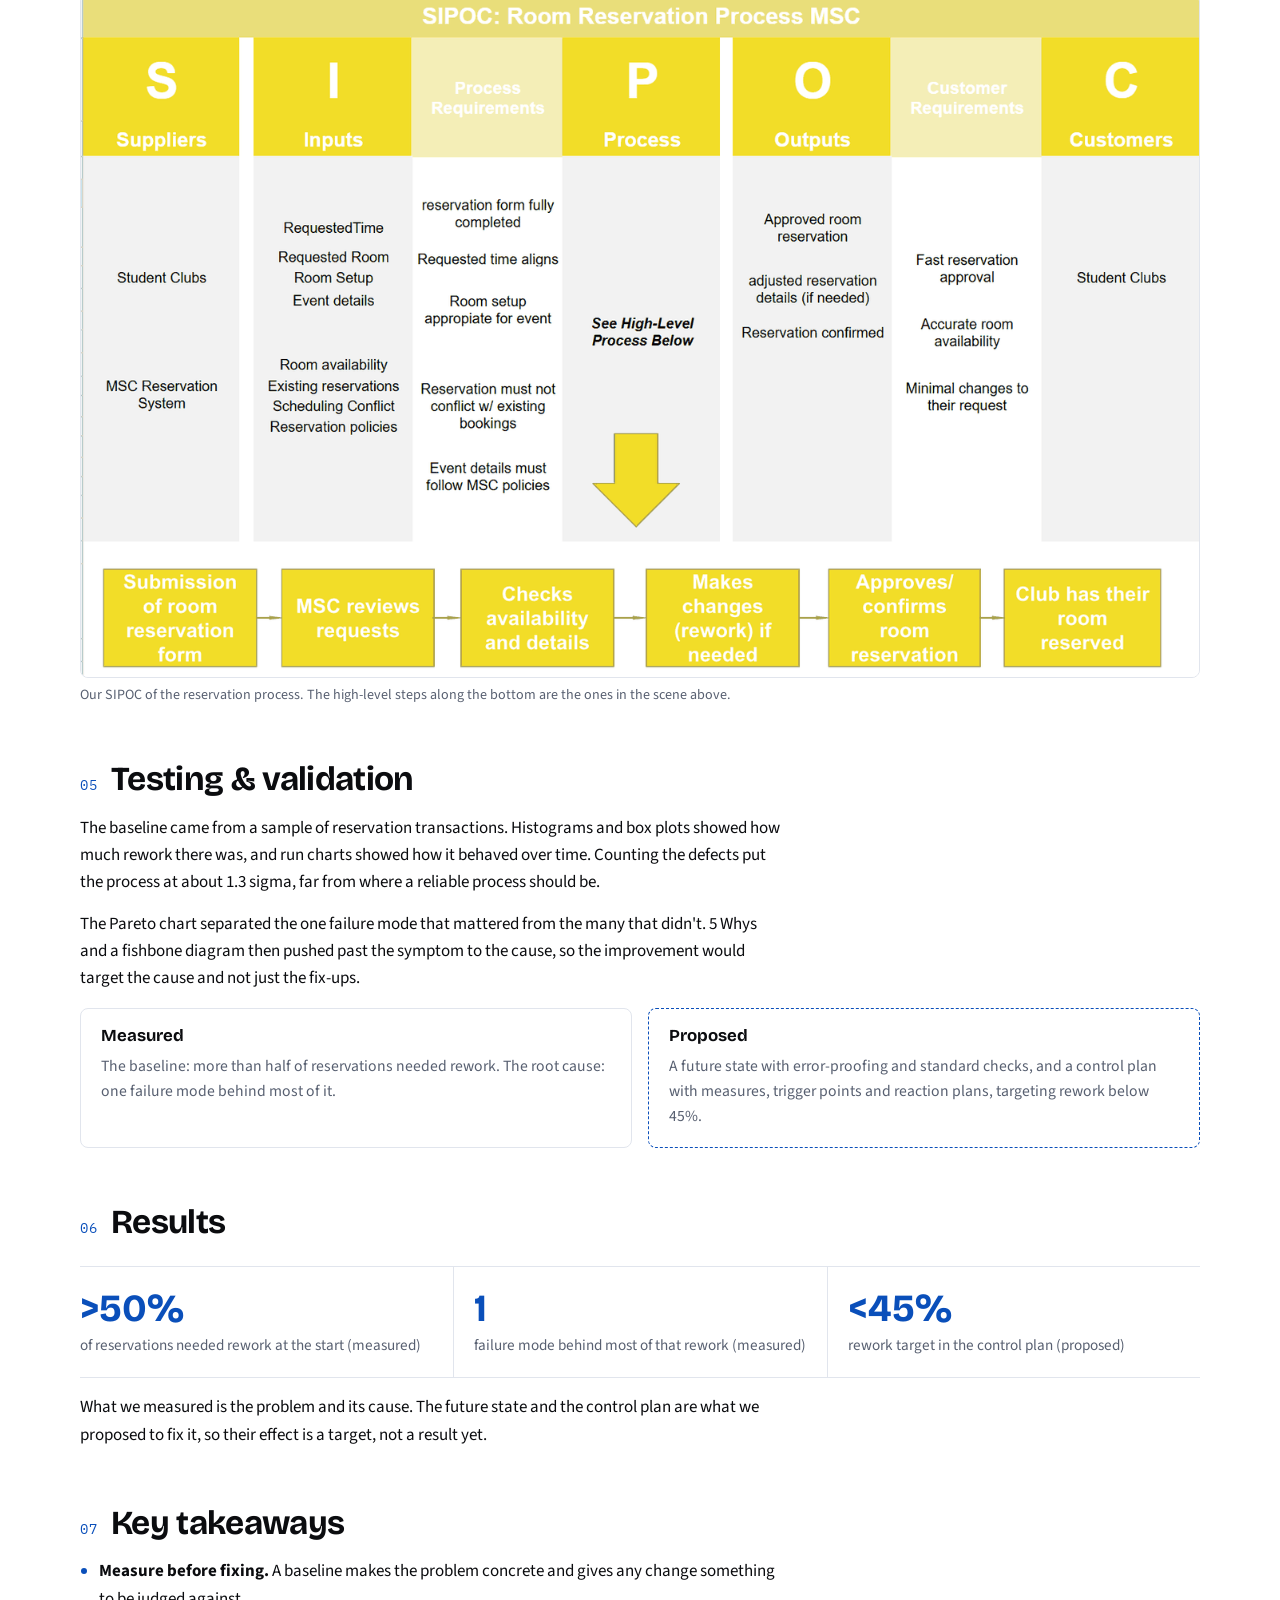
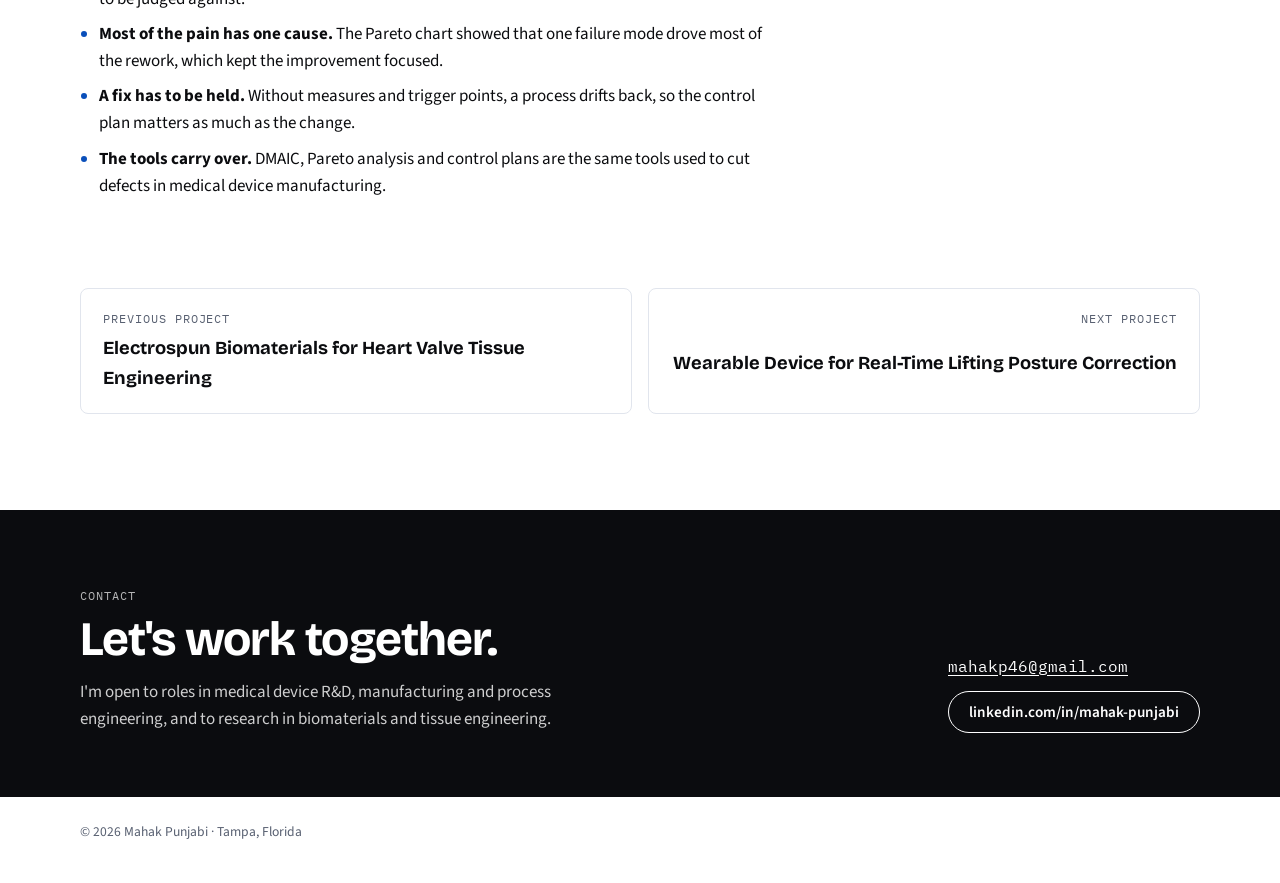
<file: projects/lean-six-sigma.html>
<!doctype html>
<html lang="en">
<head>
<meta charset="utf-8">
<meta name="viewport" content="width=device-width, initial-scale=1, viewport-fit=cover">
<title>Lean Six Sigma DMAIC · Mahak Punjabi</title>
<meta name="description" content="How Mahak Punjabi's team used DMAIC to trace most of the rework in student room reservations to one failure mode, and the future state and control plan they proposed.">
<link rel="preconnect" href="https://fonts.googleapis.com">
<link rel="preconnect" href="https://fonts.gstatic.com" crossorigin>
<link rel="stylesheet" href="https://fonts.googleapis.com/css2?family=Bricolage+Grotesque:opsz,wght@12..96,500;12..96,700&family=Source+Sans+3:ital,wght@0,400;0,600;1,400&family=IBM+Plex+Mono:wght@400;500&display=swap">
<link rel="stylesheet" href="../css/site.css">
<script>document.documentElement.classList.add('js');</script>
</head>
<body>

<header class="nav">
  <div class="wrap">
    <a class="brand" href="../">Mahak Punjabi</a>
    <nav aria-label="Sections">
      <ul>
        <li><a href="../#projects" aria-current="page">Projects</a></li>
        <li><a href="../#skills">Skills</a></li>
        <li><a href="../#leadership">Leadership</a></li>
        <li><a href="../#about">About</a></li>
        <li><a href="../#contact">Contact</a></li>
      </ul>
    </nav>
  </div>
</header>

<main class="wrap">
  <header class="cs-head">
    <a class="back" href="../#projects">All projects</a>
    <p class="eyebrow"><span class="kind eng">Engineering</span><span class="label">Manufacturing &amp; quality engineering · USF course project</span></p>
    <h1>Lean Six Sigma DMAIC Process Improvement</h1>
    <p class="summary">More than half of the room reservations student clubs made needed staff to fix them by hand. Our team traced most of that rework to one failure mode and proposed a process to prevent it.</p>
    <dl class="cs-meta">
      <div><dt>Role</dt><dd>Baseline, root cause, future state and control plan</dd></div>
      <div><dt>Team</dt><dd>Team of 3</dd></div>
      <div><dt>When</dt><dd>Spring 2026</dd></div>
      <div><dt>Methods</dt><dd>DMAIC, SIPOC, Pareto, 5 Whys, fishbone, VSM</dd></div>
    </dl>
    <p class="note"><strong>Measured vs proposed.</strong> The baseline and the root cause come from data we collected on real reservations. The future-state process and the control plan are our proposals; they haven't been put in place or measured.</p>
  </header>

  <div class="cs-body">
    <section class="cs-sec" aria-labelledby="s-overview">
      <h2 id="s-overview"><span class="n">01</span>Overview</h2>
      <div class="txt">
        <p>Student clubs at USF reserve rooms in the Marshall Student Center (MSC) through a reservation form. MSC staff review each request, check the room and the event details, and correct anything that doesn't fit before they confirm it.</p>
        <p>Every one of those corrections is rework. It costs staff time, and it slows down the answer a club is waiting on.</p>
      </div>
    </section>

    <section class="cs-sec" aria-labelledby="s-objective">
      <h2 id="s-objective"><span class="n">02</span>Objective</h2>
      <div class="txt">
        <p>Reduce the errors that happen when students reserve rooms, so that staff spend less time fixing requests by hand.</p>
        <ul class="pill-list" aria-label="Goals">
          <li>Find the primary causes</li>
          <li>Standardize the process</li>
          <li>Error-proof the reservation</li>
          <li>Minimize manual corrections</li>
        </ul>
      </div>
    </section>

    <section class="cs-sec" aria-labelledby="s-role">
      <h2 id="s-role"><span class="n">03</span>My contribution</h2>
      <div class="txt">
        <ul>
          <li>Set the process baseline from reservation data, using histograms, box plots and run charts.</li>
          <li>Ran the Pareto analysis, 5 Whys and fishbone diagram that traced most of the rework to a single failure mode.</li>
          <li>Built the future-state value stream map and the control plan, with process measures, trigger points and reaction plans.</li>
        </ul>
      </div>
    </section>

    <section class="cs-sec" aria-labelledby="s-design">
      <h2 id="s-design"><span class="n">04</span>Design process</h2>
      <div class="txt">
        <p>We worked through DMAIC: define the process, measure how it performs, analyze why it fails, then improve it and plan how to keep it improved. The first three steps are measured; the last two are proposed. Scroll through it below.</p>
      </div>
      <div class="scene" id="lss" style="--run:260vh">
        <figure class="scene-fig">
          <svg class="scene-svg" viewBox="0 0 960 420" role="img" aria-labelledby="ls-title ls-desc">
                    <title id="ls-title">DMAIC on the room reservation process</title>
                    <desc id="ls-desc">The reservation process is mapped from the club's form to a reserved room, with a rework loop where staff fix requests by hand. Requests flow through it and more than half take the rework loop. A Pareto chart shows one failure mode causing most of the rework, traced to its root cause with 5 Whys and a fishbone diagram. In the proposed future state, error-proofing catches the problem at the form, and a proposed control plan sets a measure, trigger points, a reaction plan and a target of rework below 45 percent.</desc>
                    <defs>
                      <marker id="ls-arr" viewBox="0 0 10 10" refX="8" refY="5" markerWidth="7" markerHeight="7" orient="auto-start-reverse"><path class="ls-head" d="M0,0 L10,5 L0,10 z"/></marker>
                      <marker id="ls-arr-w" viewBox="0 0 10 10" refX="8" refY="5" markerWidth="7" markerHeight="7" orient="auto-start-reverse"><path class="ls-head-w" d="M0,0 L10,5 L0,10 z"/></marker>
                    </defs>

                    <g id="ls-tag" class="ls-tag" transform="translate(816 22)">
                      <rect width="118" height="26" rx="13"/>
                      <text id="ls-tag-t" x="59" y="17.5" text-anchor="middle">measured</text>
                    </g>

                    <g id="ls-flow">
                      <path id="ls-l1" class="ls-link" d="M154,150 H183" pathLength="1" marker-end="url(#ls-arr)"/>
                      <path id="ls-l2" class="ls-link" d="M314,150 H343" pathLength="1" marker-end="url(#ls-arr)"/>
                      <path id="ls-l3" class="ls-link" d="M474,150 H643" pathLength="1" marker-end="url(#ls-arr)"/>
                      <path id="ls-l4" class="ls-link" d="M774,150 H803" pathLength="1" marker-end="url(#ls-arr)"/>
                      <text id="ls-ok" class="ls-lab" x="558" y="138" text-anchor="middle">ok as submitted</text>
                      <path id="ls-loop1" class="ls-loop" d="M410,181 V293 H493" pathLength="1" marker-end="url(#ls-arr-w)"/>
                      <path id="ls-loop2" class="ls-loop" d="M624,293 H710 V184" pathLength="1" marker-end="url(#ls-arr-w)"/>
                      <text id="ls-needs" class="ls-lab rw" x="420" y="240">needs changes</text>
                      <g id="ls-toks-m">
                        <g class="ls-tok" transform="translate(-40 150)" opacity="0"><rect x="-9" y="-11" width="18" height="22" rx="2.5"/><path d="M-5,-5 h10 M-5,0 h10 M-5,5 h6"/></g>
                        <g class="ls-tok" transform="translate(-40 150)" opacity="0"><rect x="-9" y="-11" width="18" height="22" rx="2.5"/><path d="M-5,-5 h10 M-5,0 h10 M-5,5 h6"/></g>
                        <g class="ls-tok" transform="translate(-40 150)" opacity="0"><rect x="-9" y="-11" width="18" height="22" rx="2.5"/><path d="M-5,-5 h10 M-5,0 h10 M-5,5 h6"/></g>
                        <g class="ls-tok" transform="translate(-40 150)" opacity="0"><rect x="-9" y="-11" width="18" height="22" rx="2.5"/><path d="M-5,-5 h10 M-5,0 h10 M-5,5 h6"/></g>
                        <g class="ls-tok" transform="translate(-40 150)" opacity="0"><rect x="-9" y="-11" width="18" height="22" rx="2.5"/><path d="M-5,-5 h10 M-5,0 h10 M-5,5 h6"/></g>
                        <g class="ls-tok" transform="translate(-40 150)" opacity="0"><rect x="-9" y="-11" width="18" height="22" rx="2.5"/><path d="M-5,-5 h10 M-5,0 h10 M-5,5 h6"/></g>
                        <g class="ls-tok" transform="translate(-40 150)" opacity="0"><rect x="-9" y="-11" width="18" height="22" rx="2.5"/><path d="M-5,-5 h10 M-5,0 h10 M-5,5 h6"/></g>
                        <g class="ls-tok" transform="translate(-40 150)" opacity="0"><rect x="-9" y="-11" width="18" height="22" rx="2.5"/><path d="M-5,-5 h10 M-5,0 h10 M-5,5 h6"/></g>
                        <g class="ls-tok" transform="translate(-40 150)" opacity="0"><rect x="-9" y="-11" width="18" height="22" rx="2.5"/><path d="M-5,-5 h10 M-5,0 h10 M-5,5 h6"/></g>
                        <g class="ls-tok" transform="translate(-40 150)" opacity="0"><rect x="-9" y="-11" width="18" height="22" rx="2.5"/><path d="M-5,-5 h10 M-5,0 h10 M-5,5 h6"/></g>
                        <g class="ls-tok" transform="translate(-40 150)" opacity="0"><rect x="-9" y="-11" width="18" height="22" rx="2.5"/><path d="M-5,-5 h10 M-5,0 h10 M-5,5 h6"/></g>
                        <g class="ls-tok" transform="translate(-40 150)" opacity="0"><rect x="-9" y="-11" width="18" height="22" rx="2.5"/><path d="M-5,-5 h10 M-5,0 h10 M-5,5 h6"/></g>
                        <g class="ls-tok" transform="translate(-40 150)" opacity="0"><rect x="-9" y="-11" width="18" height="22" rx="2.5"/><path d="M-5,-5 h10 M-5,0 h10 M-5,5 h6"/></g>
                        <g class="ls-tok" transform="translate(-40 150)" opacity="0"><rect x="-9" y="-11" width="18" height="22" rx="2.5"/><path d="M-5,-5 h10 M-5,0 h10 M-5,5 h6"/></g>
                        <g class="ls-tok" transform="translate(-40 150)" opacity="0"><rect x="-9" y="-11" width="18" height="22" rx="2.5"/><path d="M-5,-5 h10 M-5,0 h10 M-5,5 h6"/></g>
                        <g class="ls-tok" transform="translate(-40 150)" opacity="0"><rect x="-9" y="-11" width="18" height="22" rx="2.5"/><path d="M-5,-5 h10 M-5,0 h10 M-5,5 h6"/></g>
                        <g class="ls-tok" transform="translate(-40 150)" opacity="0"><rect x="-9" y="-11" width="18" height="22" rx="2.5"/><path d="M-5,-5 h10 M-5,0 h10 M-5,5 h6"/></g>
                        <g class="ls-tok" transform="translate(-40 150)" opacity="0"><rect x="-9" y="-11" width="18" height="22" rx="2.5"/><path d="M-5,-5 h10 M-5,0 h10 M-5,5 h6"/></g>
                        <g class="ls-tok" transform="translate(-40 150)" opacity="0"><rect x="-9" y="-11" width="18" height="22" rx="2.5"/><path d="M-5,-5 h10 M-5,0 h10 M-5,5 h6"/></g>
                        <g class="ls-tok" transform="translate(-40 150)" opacity="0"><rect x="-9" y="-11" width="18" height="22" rx="2.5"/><path d="M-5,-5 h10 M-5,0 h10 M-5,5 h6"/></g>
                      </g>
                      <g id="ls-toks-i">
                        <g class="ls-tok" transform="translate(-40 150)" opacity="0"><rect x="-9" y="-11" width="18" height="22" rx="2.5"/><path d="M-5,-5 h10 M-5,0 h10 M-5,5 h6"/></g>
                        <g class="ls-tok" transform="translate(-40 150)" opacity="0"><rect x="-9" y="-11" width="18" height="22" rx="2.5"/><path d="M-5,-5 h10 M-5,0 h10 M-5,5 h6"/></g>
                        <g class="ls-tok" transform="translate(-40 150)" opacity="0"><rect x="-9" y="-11" width="18" height="22" rx="2.5"/><path d="M-5,-5 h10 M-5,0 h10 M-5,5 h6"/></g>
                        <g class="ls-tok" transform="translate(-40 150)" opacity="0"><rect x="-9" y="-11" width="18" height="22" rx="2.5"/><path d="M-5,-5 h10 M-5,0 h10 M-5,5 h6"/></g>
                        <g class="ls-tok" transform="translate(-40 150)" opacity="0"><rect x="-9" y="-11" width="18" height="22" rx="2.5"/><path d="M-5,-5 h10 M-5,0 h10 M-5,5 h6"/></g>
                        <g class="ls-tok" transform="translate(-40 150)" opacity="0"><rect x="-9" y="-11" width="18" height="22" rx="2.5"/><path d="M-5,-5 h10 M-5,0 h10 M-5,5 h6"/></g>
                        <g class="ls-tok" transform="translate(-40 150)" opacity="0"><rect x="-9" y="-11" width="18" height="22" rx="2.5"/><path d="M-5,-5 h10 M-5,0 h10 M-5,5 h6"/></g>
                        <g class="ls-tok" transform="translate(-40 150)" opacity="0"><rect x="-9" y="-11" width="18" height="22" rx="2.5"/><path d="M-5,-5 h10 M-5,0 h10 M-5,5 h6"/></g>
                        <g class="ls-tok" transform="translate(-40 150)" opacity="0"><rect x="-9" y="-11" width="18" height="22" rx="2.5"/><path d="M-5,-5 h10 M-5,0 h10 M-5,5 h6"/></g>
                        <g class="ls-tok" transform="translate(-40 150)" opacity="0"><rect x="-9" y="-11" width="18" height="22" rx="2.5"/><path d="M-5,-5 h10 M-5,0 h10 M-5,5 h6"/></g>
                        <g class="ls-tok" transform="translate(-40 150)" opacity="0"><rect x="-9" y="-11" width="18" height="22" rx="2.5"/><path d="M-5,-5 h10 M-5,0 h10 M-5,5 h6"/></g>
                        <g class="ls-tok" transform="translate(-40 150)" opacity="0"><rect x="-9" y="-11" width="18" height="22" rx="2.5"/><path d="M-5,-5 h10 M-5,0 h10 M-5,5 h6"/></g>
                      </g>
                      <g id="ls-b1" class="ls-b">
                        <rect class="ls-box" x="26" y="119" width="128" height="62" rx="8"/>
                        <text class="ls-bt" x="90" y="146" text-anchor="middle">Club submits<tspan x="90" dy="18">the form</tspan></text>
                      </g>
                      <g id="ls-b2" class="ls-b">
                        <rect class="ls-box" x="186" y="119" width="128" height="62" rx="8"/>
                        <text class="ls-bt" x="250" y="146" text-anchor="middle">Staff review<tspan x="250" dy="18">the request</tspan></text>
                      </g>
                      <g id="ls-b3" class="ls-b">
                        <rect class="ls-box" x="346" y="119" width="128" height="62" rx="8"/>
                        <text class="ls-bt" x="410" y="146" text-anchor="middle">Check room<tspan x="410" dy="18">and details</tspan></text>
                      </g>
                      <g id="ls-b4" class="ls-b rw">
                        <rect class="ls-box" x="496" y="262" width="128" height="62" rx="8"/>
                        <text class="ls-bt" x="560" y="289" text-anchor="middle">Staff fix it<tspan x="560" dy="18">by hand</tspan></text>
                      </g>
                      <g id="ls-b5" class="ls-b">
                        <rect class="ls-box" x="646" y="119" width="128" height="62" rx="8"/>
                        <text class="ls-bt" x="710" y="146" text-anchor="middle">Approve and<tspan x="710" dy="18">confirm</tspan></text>
                      </g>
                      <g id="ls-b6" class="ls-b">
                        <rect class="ls-box" x="806" y="119" width="128" height="62" rx="8"/>
                        <text class="ls-bt" x="870" y="146" text-anchor="middle">Room<tspan x="870" dy="18">reserved</tspan></text>
                      </g>
                      <g id="ls-gate" class="ls-gate" opacity="0">
                        <path class="ls-gate-bar" d="M16,112 V188"/>
                        <circle cx="16" cy="112" r="11"/>
                        <path class="ls-gate-ok" d="M11,112 l3.5,3.5 6.5,-7"/>
                        <text class="ls-lab ok" x="90" y="106" text-anchor="middle">error-proofed</text>
                      </g>
                      <text id="ls-std" class="ls-lab ok" x="410" y="106" text-anchor="middle" opacity="0">standard check</text>
                      <g id="ls-meter">
                        <text class="ls-lab" x="196" y="344">needed rework</text>
                        <rect class="ls-track" x="196" y="352" width="290" height="14" rx="7"/>
                        <rect id="ls-mfill" class="ls-mfill" x="196" y="352" width="0" height="14" rx="7"/>
                        <path class="ls-half" d="M341,348 V370"/>
                        <text class="ls-lab" x="341" y="386" text-anchor="middle">half</text>
                        <text id="ls-mres" class="ls-res" x="500" y="365" opacity="0">more than half</text>
                      </g>
                    </g>

                    <g id="ls-ana" opacity="0">
                      <g id="ls-pareto">
                        <path class="ls-ax" d="M74,70 V340 H460"/>
                        <path class="ls-ax2" d="M460,70 V340"/>
                        <text class="ls-lab" x="74" y="58">share of rework</text>
                        <text class="ls-lab" x="460" y="58" text-anchor="end">cumulative</text>
                        <rect id="ls-bar0" class="ls-bar top" x="92" y="132" width="56" height="208" data-h="208"/>
                        <rect id="ls-bar1" class="ls-bar" x="164" y="316.6" width="56" height="23.4" data-h="23.4"/>
                        <rect id="ls-bar2" class="ls-bar" x="236" y="327" width="56" height="13" data-h="13"/>
                        <rect id="ls-bar3" class="ls-bar" x="308" y="329.6" width="56" height="10.4" data-h="10.4"/>
                        <rect id="ls-bar4" class="ls-bar" x="380" y="334.8" width="56" height="5.2" data-h="5.2"/>
                        <path id="ls-cum" class="ls-cum" d="M120,132 L192,108.6 L264,95.6 L336,85.2 L408,80" pathLength="1"/>
                        <g id="ls-cumdots" opacity="0">
                        <circle class="ls-cumdot" cx="120" cy="132" r="3.5"/>
                        <circle class="ls-cumdot" cx="192" cy="108.6" r="3.5"/>
                        <circle class="ls-cumdot" cx="264" cy="95.6" r="3.5"/>
                        <circle class="ls-cumdot" cx="336" cy="85.2" r="3.5"/>
                        <circle class="ls-cumdot" cx="408" cy="80" r="3.5"/>
                        </g>
                        <text class="ls-lab" x="74" y="362">causes of rework, largest first</text>
                        <text class="ls-note" x="74" y="380">illustration of the pattern, not our data</text>
                        <g id="ls-call" opacity="0">
                          <path class="ls-call" d="M154,212 H178"/>
                          <text class="ls-callt" x="186" y="208">one failure mode</text>
                          <text class="ls-lab" x="186" y="227">caused most of the rework</text>
                        </g>
                      </g>
                      <g id="ls-root">
                        <text class="ls-lab" x="608" y="58" text-anchor="middle">5 Whys</text>
                        <g id="ls-why0" class="ls-why" opacity="0"><rect x="560" y="74" width="96" height="30" rx="15"/><text x="608" y="94" text-anchor="middle">why?</text></g>
                        <path id="ls-wa0" class="ls-wlink" d="M608,107 V121" marker-end="url(#ls-arr)" opacity="0"/>
                        <g id="ls-why1" class="ls-why" opacity="0"><rect x="560" y="124" width="96" height="30" rx="15"/><text x="608" y="144" text-anchor="middle">why?</text></g>
                        <path id="ls-wa1" class="ls-wlink" d="M608,157 V171" marker-end="url(#ls-arr)" opacity="0"/>
                        <g id="ls-why2" class="ls-why" opacity="0"><rect x="560" y="174" width="96" height="30" rx="15"/><text x="608" y="194" text-anchor="middle">why?</text></g>
                        <path id="ls-wa2" class="ls-wlink" d="M608,207 V221" marker-end="url(#ls-arr)" opacity="0"/>
                        <g id="ls-why3" class="ls-why" opacity="0"><rect x="560" y="224" width="96" height="30" rx="15"/><text x="608" y="244" text-anchor="middle">why?</text></g>
                        <path id="ls-wa3" class="ls-wlink" d="M608,257 V271" marker-end="url(#ls-arr)" opacity="0"/>
                        <g id="ls-why4" class="ls-why" opacity="0"><rect x="560" y="274" width="96" height="30" rx="15"/><text x="608" y="294" text-anchor="middle">why?</text></g>
                        <path id="ls-wa4" class="ls-wlink" d="M608,307 V321" marker-end="url(#ls-arr)" opacity="0"/>
                        <g id="ls-cause" class="ls-cause" opacity="0"><rect x="548" y="324" width="120" height="34" rx="8"/><text x="608" y="346" text-anchor="middle">root cause</text></g>
                        <g id="ls-fish" opacity="0">
                          <text class="ls-lab" x="806" y="132" text-anchor="middle">fishbone</text>
                          <path class="ls-bone" d="M712,210 H868 M736,160 L766,210 M792,160 L822,210 M736,260 L766,210 M792,260 L822,210"/>
                          <rect class="ls-fhead" x="868" y="194" width="72" height="32" rx="6"/>
                          <text class="ls-ft" x="904" y="215" text-anchor="middle">rework</text>
                        </g>
                      </g>
                    </g>

                    <g id="ls-ctl" opacity="0">
                      <path id="ls-cax" class="ls-ax" d="M74,70 V330 H520" pathLength="1"/>
                      <text class="ls-lab" x="74" y="58">share of reservations needing rework</text>
                      <text class="ls-lab" x="520" y="352" text-anchor="end">week by week</text>
                      <path id="ls-trig" class="ls-trig" d="M74,187 H520" pathLength="1"/>
                      <text id="ls-trig-t" class="ls-lab al" x="512" y="179" text-anchor="end" opacity="0">trigger point</text>
                      <path id="ls-tgt" class="ls-tgt" d="M74,213 H520" pathLength="1"/>
                      <text id="ls-tgt-t" class="ls-lab ok" x="512" y="233" text-anchor="end" opacity="0">target: below 45%</text>
                      <g id="ls-plan">
                        <rect class="ls-card" x="580" y="70" width="350" height="260" rx="10"/>
                        <text class="ls-ptitle" x="604" y="106">Control plan</text>
                        <g id="ls-row0" opacity="0"><text class="ls-pk" x="604" y="150">Process measure</text><text class="ls-pv" x="604" y="172">share of reservations needing rework</text></g>
                        <g id="ls-row1" opacity="0"><text class="ls-pk" x="604" y="212">Trigger points</text><text class="ls-pv" x="604" y="234">levels that call for action</text></g>
                        <g id="ls-row2" opacity="0"><text class="ls-pk" x="604" y="274">Reaction plans</text><text class="ls-pv" x="604" y="296">what to do when one is reached</text></g>
                      </g>
                    </g>
                  </svg>
          <figcaption>
            <ol class="scene-track" aria-hidden="true">
              <li class="on">Define</li>
              <li>Measure</li>
              <li>Analyze</li>
              <li>Improve</li>
              <li>Control</li>
            </ol>
            <ol class="scene-steps">
              <li class="on">
                <p class="label">01 · Define</p>
                <h3>Mapping the process</h3>
                <p>A club submits the form, staff review the request and check the room and details, and anything that doesn't fit gets fixed by hand before the reservation is confirmed. A SIPOC diagram set out who supplies what and what clubs need from the process.</p>
              </li>
              <li>
                <p class="label">02 · Measure</p>
                <h3>Measuring the rework</h3>
                <p>We followed real reservations through the process. More than half of them took the rework loop and needed staff to fix them by hand.</p>
              </li>
              <li>
                <p class="label">03 · Analyze</p>
                <h3>Finding the root cause</h3>
                <p>A Pareto chart of the causes showed that one failure mode was behind most of the rework. 5 Whys and a fishbone diagram traced it back to its root cause.</p>
              </li>
              <li>
                <p class="label">04 · Improve · Proposed</p>
                <h3>Designing it out</h3>
                <p>Our proposed future state adds error-proofing and a standard way to check each request, so the problem gets caught at the form instead of fixed by hand at the end. We mapped it in a future-state value stream map.</p>
              </li>
              <li>
                <p class="label">05 · Control · Proposed</p>
                <h3>Keeping it fixed</h3>
                <p>The proposed control plan tracks how many reservations need rework, sets trigger points that call for action and a reaction plan for each, and targets rework below 45%.</p>
              </li>
            </ol>
          </figcaption>
        </figure>
      </div>
      <figure class="cs-fig">
        <img src="../img/lss-sipoc.png" width="1400" height="855" alt="SIPOC diagram of the MSC room reservation process: suppliers, inputs, process requirements, process steps, outputs, customer requirements and customers, with the high-level process from submitting the form to the club having its room reserved" loading="lazy">
        <figcaption>Our SIPOC of the reservation process. The high-level steps along the bottom are the ones in the scene above.</figcaption>
      </figure>
    </section>

    <section class="cs-sec" aria-labelledby="s-testing">
      <h2 id="s-testing"><span class="n">05</span>Testing &amp; validation</h2>
      <div class="txt">
        <p>The baseline came from a sample of reservation transactions. Histograms and box plots showed how much rework there was, and run charts showed how it behaved over time. Counting the defects put the process at about 1.3 sigma, far from where a reliable process should be.</p>
        <p>The Pareto chart separated the one failure mode that mattered from the many that didn't. 5 Whys and a fishbone diagram then pushed past the symptom to the cause, so the improvement would target the cause and not just the fix-ups.</p>
      </div>
      <div class="split">
        <div class="tile">
          <h3>Measured</h3>
          <p>The baseline: more than half of reservations needed rework. The root cause: one failure mode behind most of it.</p>
        </div>
        <div class="tile prop">
          <h3>Proposed</h3>
          <p>A future state with error-proofing and standard checks, and a control plan with measures, trigger points and reaction plans, targeting rework below 45%.</p>
        </div>
      </div>
    </section>

    <section class="cs-sec" aria-labelledby="s-results">
      <h2 id="s-results"><span class="n">06</span>Results</h2>
      <div class="stats">
        <div><b>&gt;50%</b><span>of reservations needed rework at the start (measured)</span></div>
        <div><b>1</b><span>failure mode behind most of that rework (measured)</span></div>
        <div><b>&lt;45%</b><span>rework target in the control plan (proposed)</span></div>
      </div>
      <div class="txt">
        <p>What we measured is the problem and its cause. The future state and the control plan are what we proposed to fix it, so their effect is a target, not a result yet.</p>
      </div>
    </section>

    <section class="cs-sec" aria-labelledby="s-takeaways">
      <h2 id="s-takeaways"><span class="n">07</span>Key takeaways</h2>
      <div class="txt">
        <ul>
          <li><strong>Measure before fixing.</strong> A baseline makes the problem concrete and gives any change something to be judged against.</li>
          <li><strong>Most of the pain has one cause.</strong> The Pareto chart showed that one failure mode drove most of the rework, which kept the improvement focused.</li>
          <li><strong>A fix has to be held.</strong> Without measures and trigger points, a process drifts back, so the control plan matters as much as the change.</li>
          <li><strong>The tools carry over.</strong> DMAIC, Pareto analysis and control plans are the same tools used to cut defects in medical device manufacturing.</li>
        </ul>
      </div>
    </section>
  </div>

  <nav class="cs-next" aria-label="More projects">
    <a href="heart-valve-scaffolds.html"><span class="label">Previous project</span><strong>Electrospun Biomaterials for Heart Valve Tissue Engineering</strong></a>
    <a class="next" href="lifting-posture-wearable.html"><span class="label">Next project</span><strong>Wearable Device for Real-Time Lifting Posture Correction</strong></a>
  </nav>
</main>

<div class="contact" id="contact">
  <div class="wrap">
    <div>
      <p class="label">Contact</p>
      <h2 style="margin-top:8px">Let's work together.</h2>
      <p>I'm open to roles in medical device R&amp;D, manufacturing and process engineering, and to research in biomaterials and tissue engineering.</p>
    </div>
    <div class="links">
      <a class="addr" href="mailto:mahakp46@gmail.com" style="color:inherit">mahakp46@gmail.com</a>
      <a class="btn" href="https://www.linkedin.com/in/mahak-punjabi/" target="_blank" rel="noopener">linkedin.com/in/mahak-punjabi</a>
    </div>
  </div>
</div>
<footer class="wrap">© 2026 Mahak Punjabi · Tampa, Florida</footer>
<script src="../js/site.js"></script>
<script src="../js/scene.js"></script>
<script>
/* Lean Six Sigma scene: map the process, run requests through it, find the cause, then the proposed future state and control plan. */
(() => {
  const root = document.getElementById('lss');
  if (!root || !window.scrollScene) return;
  const { clamp, seg, ease, lerp, f } = scrollScene.util;
  const q = (id) => document.getElementById(id);
  const op = (el, v) => el.setAttribute('opacity', clamp(v).toFixed(3));
  const draw = (el, v, marker) => {
    el.style.strokeDashoffset = 1 - clamp(v);
    if (marker) el.setAttribute('marker-end', v > .97 ? 'url(#' + marker + ')' : 'none');
  };

  // Routes a request can take: straight through, or round the rework loop.
  const STRAIGHT = [[-20, 150], [90, 150], [250, 150], [410, 150], [710, 150], [870, 150]];
  const REWORK = [[-20, 150], [90, 150], [250, 150], [410, 150], [410, 293], [560, 293], [710, 293], [710, 150], [870, 150]];
  const route = (pts) => {
    const lens = pts.slice(1).map((b, i) => Math.hypot(b[0] - pts[i][0], b[1] - pts[i][1]));
    return { pts, lens, total: lens.reduce((a, b) => a + b, 0) };
  };
  const RS = route(STRAIGHT), RR = route(REWORK);
  function at(r, u) {
    let d = clamp(u) * r.total, i = 0;
    while (i < r.lens.length - 1 && d > r.lens[i]) { d -= r.lens[i]; i++; }
    const a = r.pts[i], b = r.pts[i + 1], t = Math.min(1, d / r.lens[i]);
    return [a[0] + (b[0] - a[0]) * t, a[1] + (b[1] - a[1]) * t];
  }
  // How far along each route a request reaches the check box, and where a rework request turns down the loop.
  const SPLIT = 430 / RS.total, CHECK_RW = 430 / RR.total, INTO_RW = 573 / RR.total;

  const flow = q('ls-flow'), ana = q('ls-ana'), ctl = q('ls-ctl'), tag = q('ls-tag'), tagT = q('ls-tag-t');
  const boxes = ['b1', 'b2', 'b3', 'b5', 'b6'].map((b) => q('ls-' + b)), rw = q('ls-b4');
  const links = ['l1', 'l2', 'l3', 'l4'].map((l) => q('ls-' + l)), loops = [q('ls-loop1'), q('ls-loop2')];
  const ok = q('ls-ok'), needs = q('ls-needs'), meter = q('ls-meter'), mfill = q('ls-mfill'), mres = q('ls-mres');
  const gate = q('ls-gate'), std = q('ls-std');
  const tm = [...q('ls-toks-m').children], ti = [...q('ls-toks-i').children];
  const BAD_M = new Set([1, 2, 4, 6, 7, 9, 11, 12, 14, 16, 17]);  // 11 of 20 take the rework loop
  const BAD_I = new Set([1, 4, 6, 9]);  // in the proposed state these are caught at the form
  const bars = [0, 1, 2, 3, 4].map((k) => q('ls-bar' + k)), cum = q('ls-cum'), cumDots = q('ls-cumdots'), call = q('ls-call');
  const whys = [0, 1, 2, 3, 4].map((k) => q('ls-why' + k)), wlinks = [0, 1, 2, 3, 4].map((k) => q('ls-wa' + k));
  const cause = q('ls-cause'), fish = q('ls-fish');
  const trig = q('ls-trig'), tgt = q('ls-tgt'), trigT = q('ls-trig-t'), tgtT = q('ls-tgt-t'), rows = [0, 1, 2].map((k) => q('ls-row' + k));

  // On a phone the camera follows the action across the 960-wide drawing.
  function camX(p) {
    let x = lerp(0, 360, ease(seg(p, .02, .12)));
    x = lerp(x, 180, ease(seg(p, .15, .19)));
    x = lerp(x, 0, ease(seg(p, .4, .42)));
    x = lerp(x, 360, ease(seg(p, .5, .52)));
    x = lerp(x, 0, ease(seg(p, .6, .62)));
    return lerp(x, 360, ease(seg(p, .88, .9)));
  }

  scrollScene(root, {
    stops: [0, .2, .4, .6, .8, 1],
    camera: (p) => f(camX(p)) + ' 0 600 420',
    render(p, state) {
      const proposed = p >= .6;
      tag.setAttribute('class', 'ls-tag' + (proposed ? ' prop' : ''));
      tagT.textContent = proposed ? 'proposed' : 'measured';
      tag.setAttribute('transform', 'translate(' + f(state.narrow ? camX(p) + 466 : 816) + ' 22)');

      // 01 Define: the steps appear in order, then the rework loop.
      const inFlow = 1 - seg(p, .4, .42) + seg(p, .61, .63) - seg(p, .8, .82);
      op(flow, inFlow);
      // The steps start as faint outlines and firm up in order.
      boxes.forEach((b, i) => op(b, .22 + .78 * seg(p, .01 + .02 * i, .025 + .02 * i)));
      links.forEach((l, i) => draw(l, seg(p, .02 + .02 * i + (i > 2 ? .02 : 0), .03 + .02 * i + (i > 2 ? .02 : 0)), 'ls-arr'));
      op(ok, seg(p, .06, .08));
      const rwOn = seg(p, .12, .14) * (1 - .55 * seg(p, .66, .68));
      op(rw, rwOn); op(needs, rwOn);
      draw(loops[0], seg(p, .115, .13), 'ls-arr-w'); draw(loops[1], seg(p, .135, .15), 'ls-arr-w');
      const loopPulse = p > .15 && p < .2;
      loops.forEach((l) => { l.classList.toggle('pulse', loopPulse); l.classList.toggle('dim', p > .66); });

      // 02 Measure: requests run through; more than half go round the loop.
      let seen = 0, bad = 0;
      tm.forEach((t, i) => {
        const b = BAD_M.has(i), t0 = .202 + i * .0078, u = seg(p, t0, t0 + (b ? .045 : .035));
        const pos = at(b ? RR : RS, u);
        t.setAttribute('transform', 'translate(' + f(pos[0]) + ' ' + f(pos[1]) + ')');
        op(t, u > 0 && u < 1 && p < .4 ? 1 : 0);
        if (u >= (b ? INTO_RW : SPLIT)) { seen++; if (b) bad++; }
        t.classList.toggle('bad', b && u >= CHECK_RW);
      });
      op(meter, seg(p, .2, .22));
      mfill.setAttribute('width', f(seen ? 290 * bad / seen : 0));
      op(mres, seg(p, .385, .395));

      // 03 Analyze: the Pareto chart builds, then 5 Whys and the fishbone go after the cause.
      op(ana, seg(p, .41, .43) * (1 - seg(p, .6, .62)));
      bars.forEach((b, k) => {
        const h = +b.dataset.h * ease(seg(p, .43 + .012 * k, .45 + .012 * k));
        b.setAttribute('y', f(340 - h)); b.setAttribute('height', f(h));
      });
      draw(cum, ease(seg(p, .49, .52)));
      op(cumDots, seg(p, .51, .52));
      op(call, seg(p, .5, .52));
      whys.forEach((w, k) => op(w, seg(p, .52 + .01 * k, .527 + .01 * k)));
      wlinks.forEach((w, k) => op(w, seg(p, .527 + .01 * k, .532 + .01 * k)));
      op(cause, seg(p, .575, .585));
      op(fish, seg(p, .54, .56));

      // 04 Improve (proposed): error-proofing at the form catches the problem before it reaches staff.
      op(gate, seg(p, .63, .65)); op(std, seg(p, .65, .67));
      ti.forEach((t, i) => {
        const caught = BAD_I.has(i), t0 = .67 + i * .0075;
        let u = seg(p, t0, t0 + .04), pos;
        if (caught) {
          // stop at the gate, get fixed, then carry on
          const g = 36 / RS.total, hold = seg(u, .2, .45);
          pos = u < .2 ? at(RS, u / .2 * g) : u < .45 ? at(RS, g) : at(RS, g + (u - .45) / .55 * (1 - g));
          t.classList.toggle('bad', u > 0 && hold < 1);
        } else pos = at(RS, u);
        t.setAttribute('transform', 'translate(' + f(pos[0]) + ' ' + f(pos[1]) + ')');
        op(t, u > 0 && u < 1 && p >= .6 && p < .8 ? 1 : 0);
      });
      if (proposed) { op(meter, 0); }

      // 05 Control (proposed): the measure, a trigger point, the target and the plan.
      op(ctl, seg(p, .81, .83));
      draw(tgt, ease(seg(p, .84, .87))); op(tgtT, seg(p, .86, .88));
      draw(trig, ease(seg(p, .87, .9))); op(trigT, seg(p, .89, .91));
      rows.forEach((r, k) => op(r, seg(p, .9 + .03 * k, .915 + .03 * k)));
    },
  });
})();
</script>
</body>
</html>
</file>
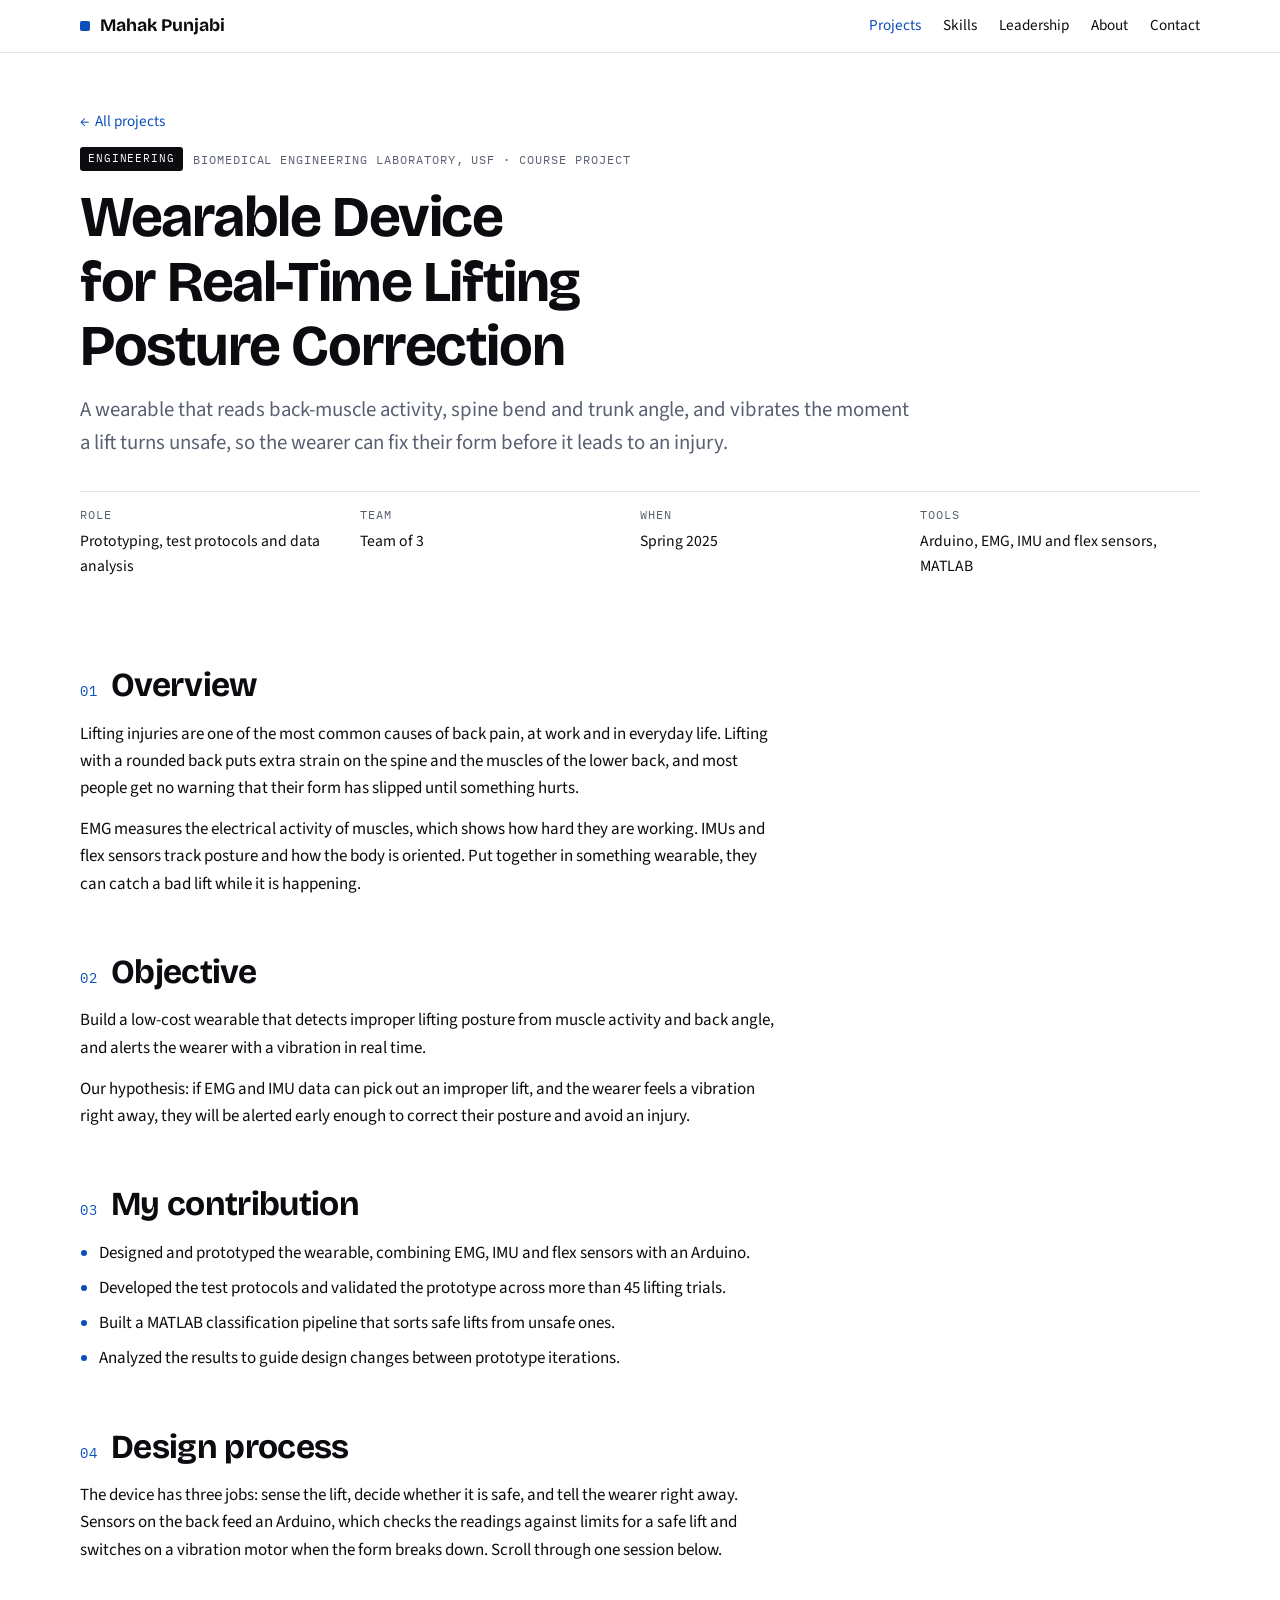
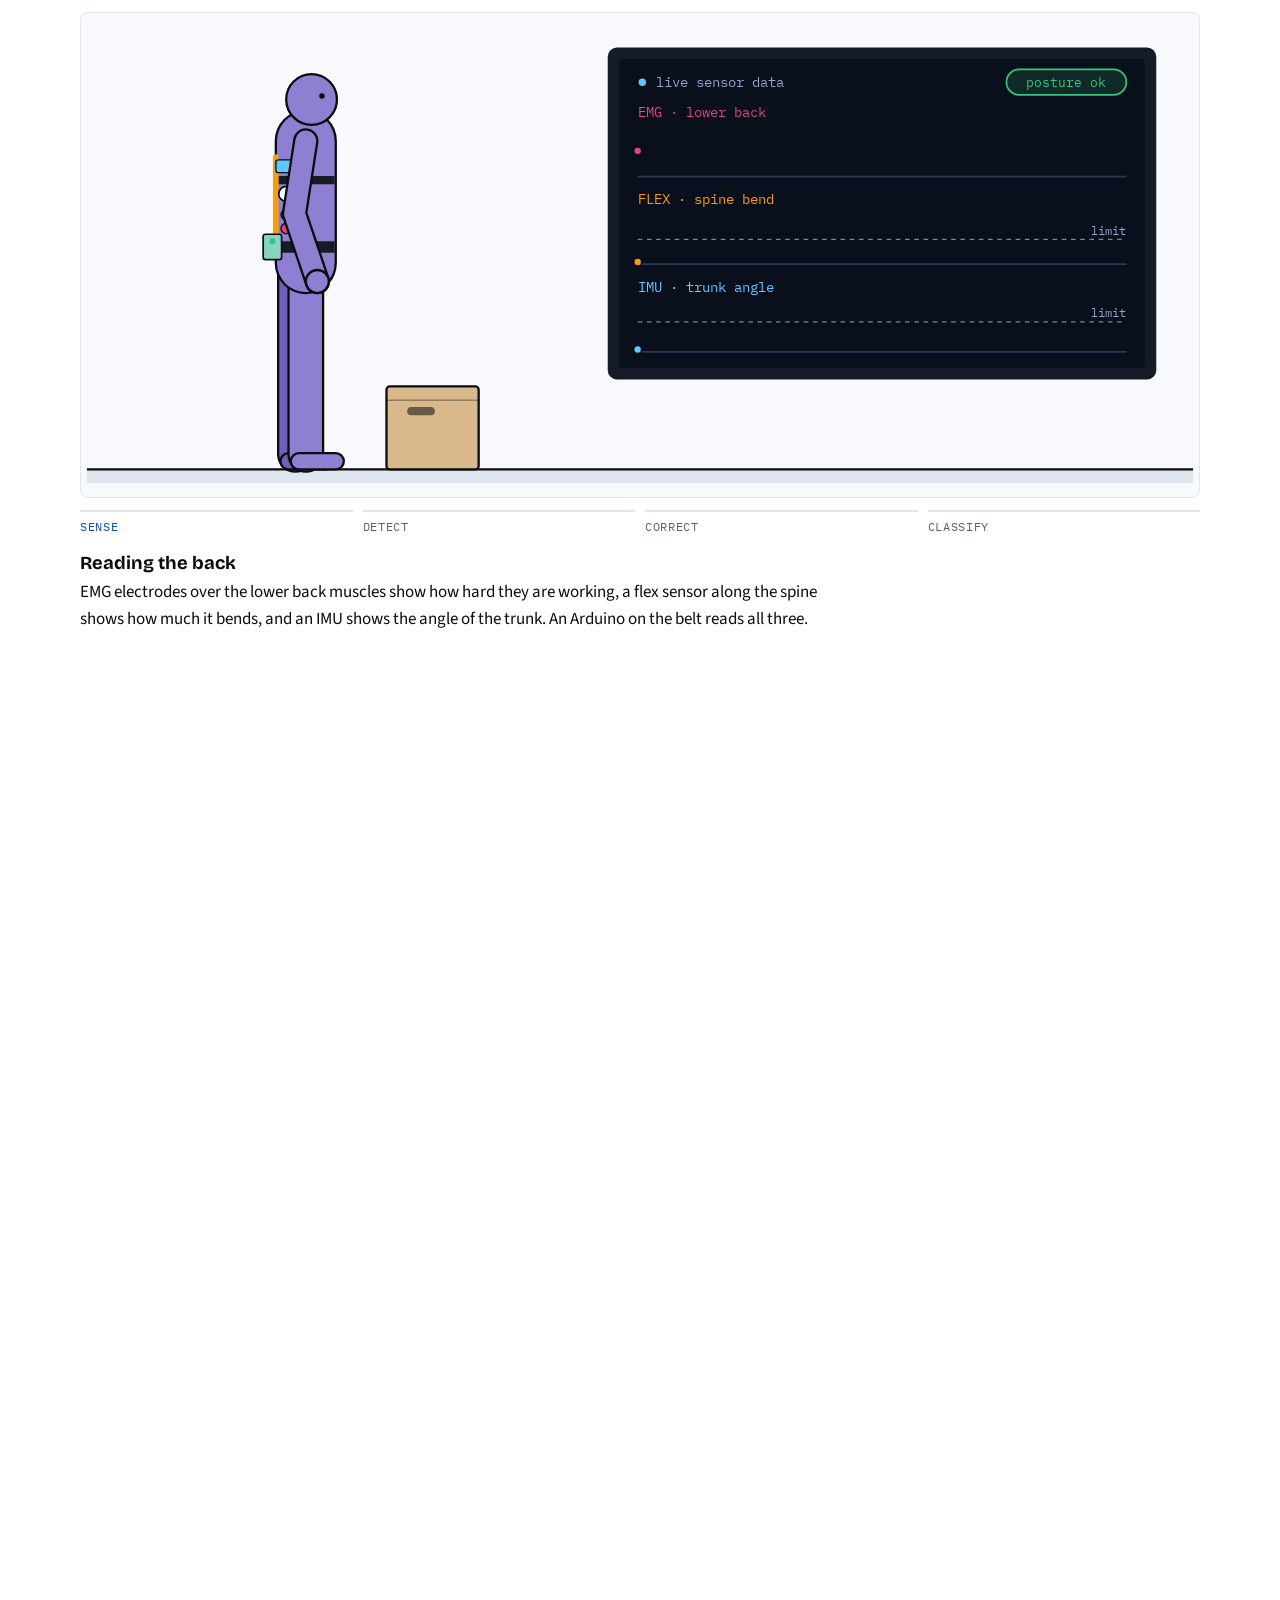
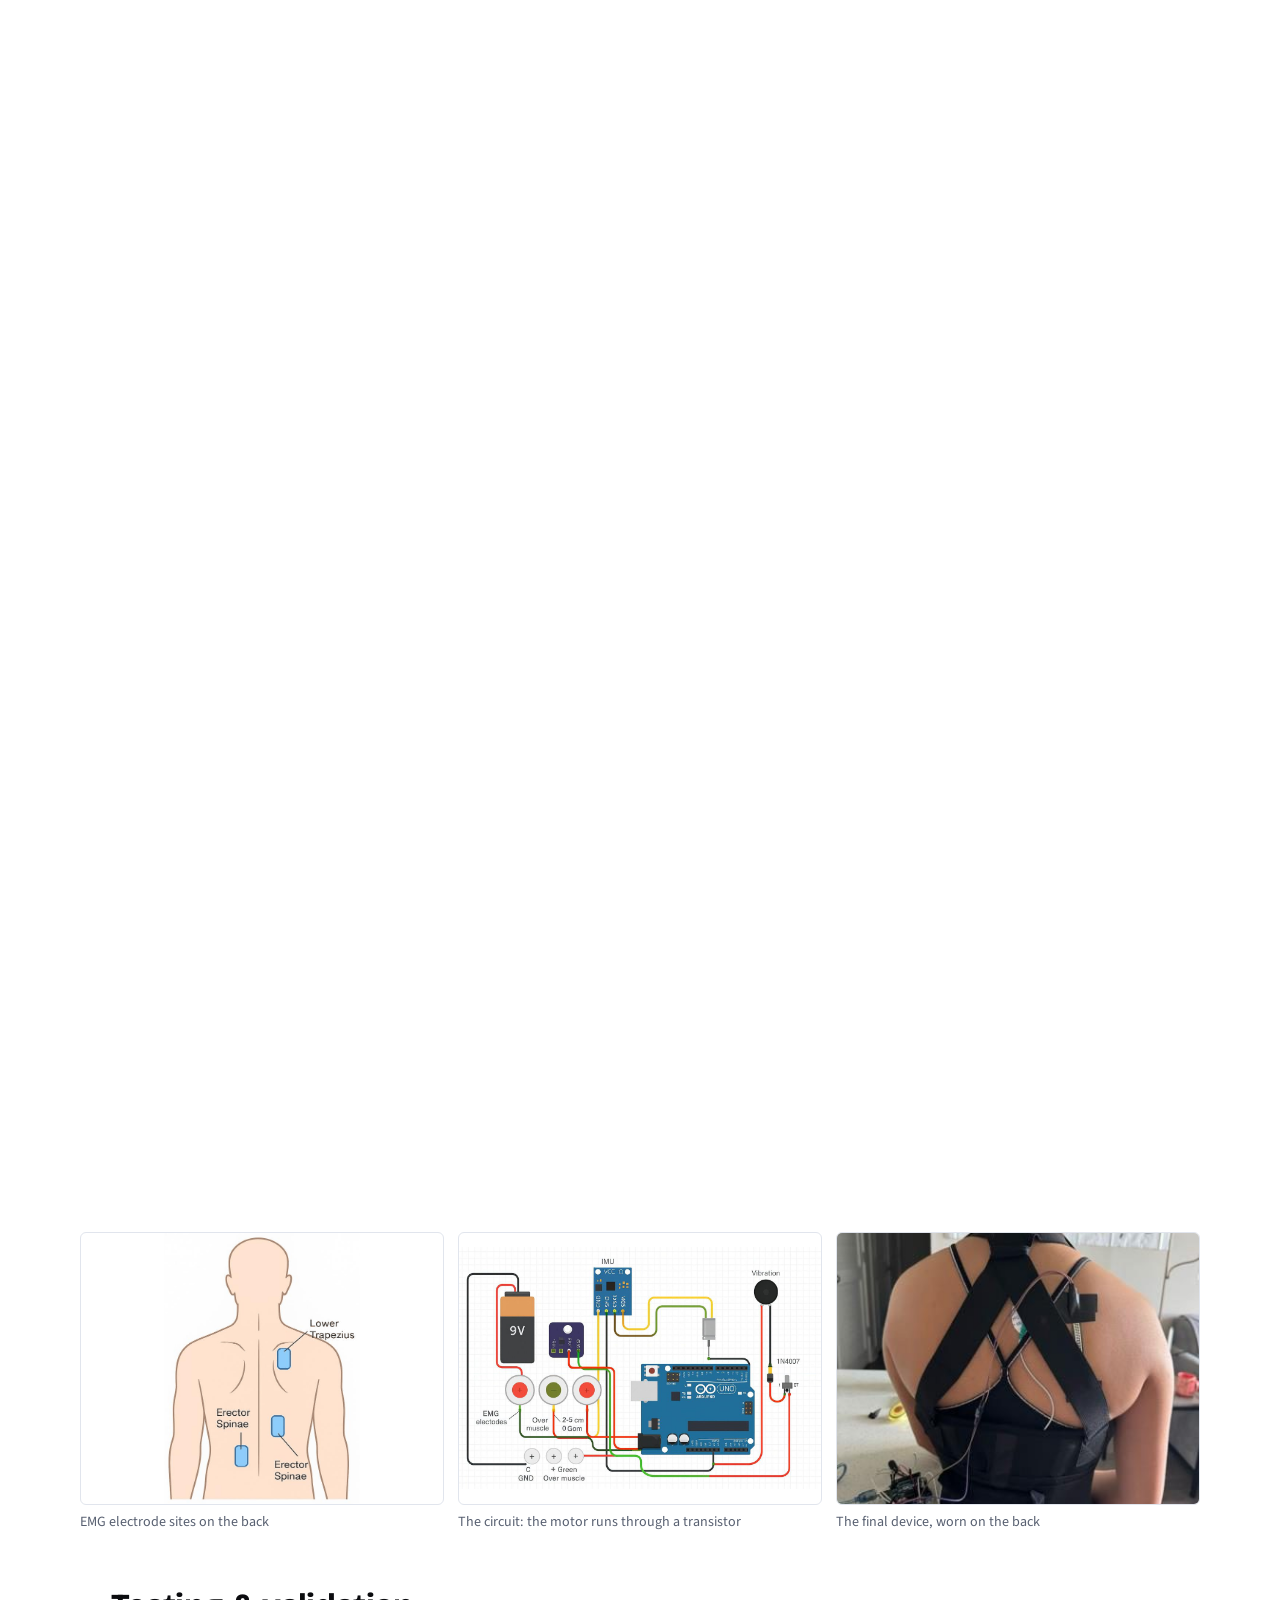
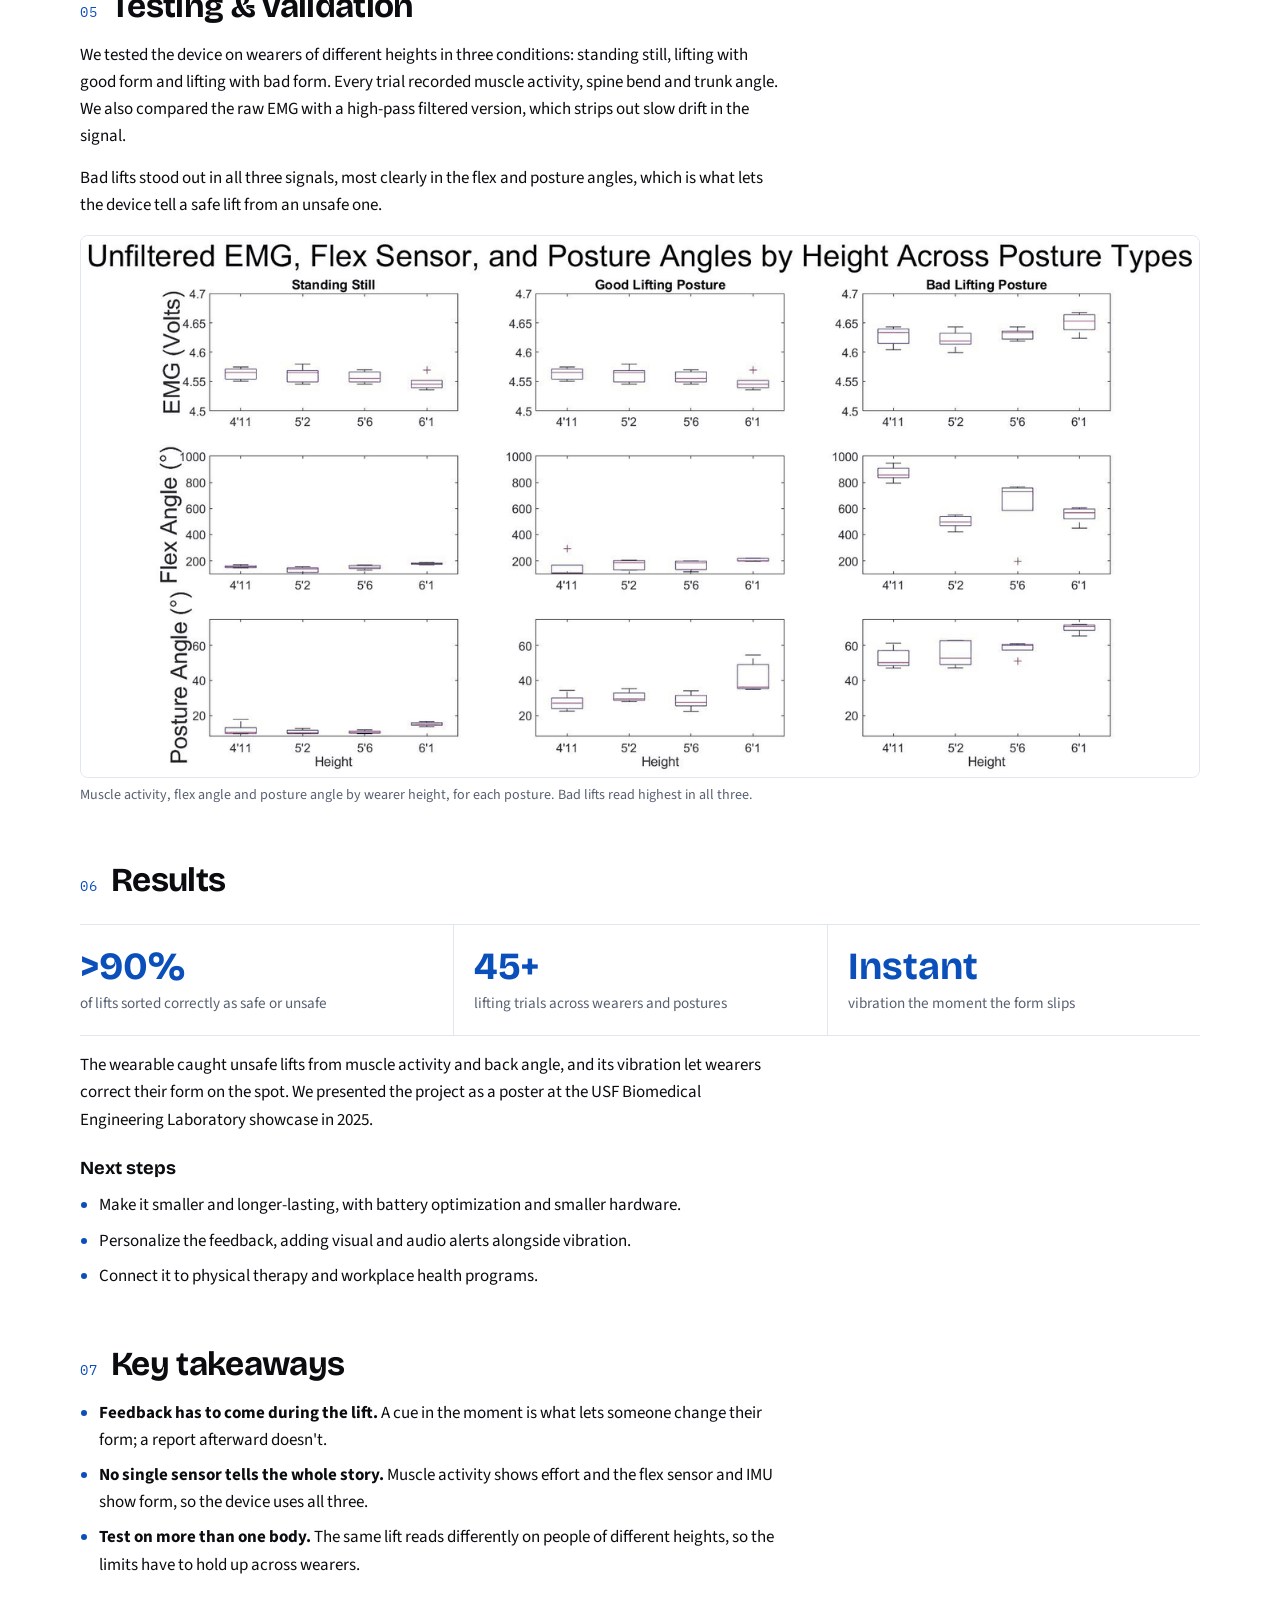
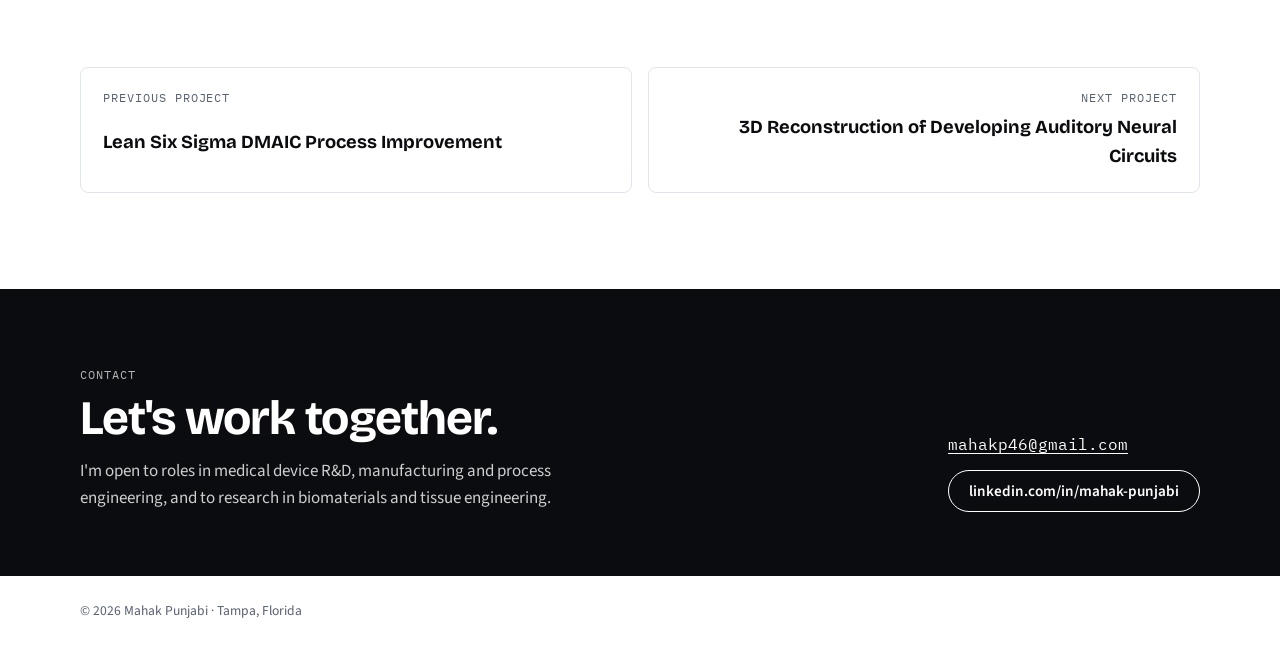
<file: projects/lifting-posture-wearable.html>
<!doctype html>
<html lang="en">
<head>
<meta charset="utf-8">
<meta name="viewport" content="width=device-width, initial-scale=1, viewport-fit=cover">
<title>Lifting posture wearable · Mahak Punjabi</title>
<meta name="description" content="Mahak Punjabi's wearable EMG, IMU and flex-sensor system that detects unsafe lifting posture in real time and vibrates so the wearer can correct it.">
<link rel="preconnect" href="https://fonts.googleapis.com">
<link rel="preconnect" href="https://fonts.gstatic.com" crossorigin>
<link rel="stylesheet" href="https://fonts.googleapis.com/css2?family=Bricolage+Grotesque:opsz,wght@12..96,500;12..96,700&family=Source+Sans+3:ital,wght@0,400;0,600;1,400&family=IBM+Plex+Mono:wght@400;500&display=swap">
<link rel="stylesheet" href="../css/site.css">
<script>document.documentElement.classList.add('js');</script>
</head>
<body>

<header class="nav">
  <div class="wrap">
    <a class="brand" href="../">Mahak Punjabi</a>
    <nav aria-label="Sections">
      <ul>
        <li><a href="../#projects" aria-current="page">Projects</a></li>
        <li><a href="../#skills">Skills</a></li>
        <li><a href="../#leadership">Leadership</a></li>
        <li><a href="../#about">About</a></li>
        <li><a href="../#contact">Contact</a></li>
      </ul>
    </nav>
  </div>
</header>

<main class="wrap">
  <header class="cs-head">
    <a class="back" href="../#projects">All projects</a>
    <p class="eyebrow"><span class="kind eng">Engineering</span><span class="label">Biomedical Engineering Laboratory, USF · Course project</span></p>
    <h1>Wearable Device for Real-Time Lifting Posture Correction</h1>
    <p class="summary">A wearable that reads back-muscle activity, spine bend and trunk angle, and vibrates the moment a lift turns unsafe, so the wearer can fix their form before it leads to an injury.</p>
    <dl class="cs-meta">
      <div><dt>Role</dt><dd>Prototyping, test protocols and data analysis</dd></div>
      <div><dt>Team</dt><dd>Team of 3</dd></div>
      <div><dt>When</dt><dd>Spring 2025</dd></div>
      <div><dt>Tools</dt><dd>Arduino, EMG, IMU and flex sensors, MATLAB</dd></div>
    </dl>
  </header>

  <div class="cs-body">
    <section class="cs-sec" aria-labelledby="s-overview">
      <h2 id="s-overview"><span class="n">01</span>Overview</h2>
      <div class="txt">
        <p>Lifting injuries are one of the most common causes of back pain, at work and in everyday life. Lifting with a rounded back puts extra strain on the spine and the muscles of the lower back, and most people get no warning that their form has slipped until something hurts.</p>
        <p>EMG measures the electrical activity of muscles, which shows how hard they are working. IMUs and flex sensors track posture and how the body is oriented. Put together in something wearable, they can catch a bad lift while it is happening.</p>
      </div>
    </section>

    <section class="cs-sec" aria-labelledby="s-objective">
      <h2 id="s-objective"><span class="n">02</span>Objective</h2>
      <div class="txt">
        <p>Build a low-cost wearable that detects improper lifting posture from muscle activity and back angle, and alerts the wearer with a vibration in real time.</p>
        <p>Our hypothesis: if EMG and IMU data can pick out an improper lift, and the wearer feels a vibration right away, they will be alerted early enough to correct their posture and avoid an injury.</p>
      </div>
    </section>

    <section class="cs-sec" aria-labelledby="s-role">
      <h2 id="s-role"><span class="n">03</span>My contribution</h2>
      <div class="txt">
        <ul>
          <li>Designed and prototyped the wearable, combining EMG, IMU and flex sensors with an Arduino.</li>
          <li>Developed the test protocols and validated the prototype across more than 45 lifting trials.</li>
          <li>Built a MATLAB classification pipeline that sorts safe lifts from unsafe ones.</li>
          <li>Analyzed the results to guide design changes between prototype iterations.</li>
        </ul>
      </div>
    </section>

    <section class="cs-sec" aria-labelledby="s-design">
      <h2 id="s-design"><span class="n">04</span>Design process</h2>
      <div class="txt">
        <p>The device has three jobs: sense the lift, decide whether it is safe, and tell the wearer right away. Sensors on the back feed an Arduino, which checks the readings against limits for a safe lift and switches on a vibration motor when the form breaks down. Scroll through one session below.</p>
      </div>
      <div class="scene" id="lift" style="--run:240vh">
        <figure class="scene-fig">
          <svg class="scene-svg" viewBox="0 0 960 420" role="img" aria-labelledby="lift-title lift-desc">
                    <title id="lift-title">Catching an unsafe lift</title>
                    <desc id="lift-desc">A person wears a harness with EMG electrodes on the lower back, a flex sensor along the spine, an IMU and a vibration motor on the upper back, and an Arduino on the belt. When they bend at the waist to reach a box, the signals on a live monitor cross their limits, the lift is flagged as unsafe and the motor vibrates, so they straighten up. They squat with a straight back and lift the box with every signal under its limit. Finally the recorded trials appear as points on a plot, split into safe and unsafe lifts by a classifier.</desc>
                    <defs>
                      <clipPath id="lf-c-flex"><rect id="lf-cr-flex" x="474" y="170" width="432" height="26.4"/></clipPath>
                      <clipPath id="lf-c-imu"><rect id="lf-cr-imu" x="474" y="246" width="432" height="22"/></clipPath>
                    </defs>

                    <rect class="s-bench" x="0" y="396" width="960" height="12"/>
                    <line class="s-edge" x1="0" y1="396" x2="960" y2="396"/>

                    <g id="lf-stage">
                      <g class="lf-far">
                        <path id="lf-legF-o" class="lf-o" d="M181,383 L181,301 L181,217" stroke-width="32"/>
                        <path id="lf-legF" class="lf-f" d="M181,383 L181,301 L181,217" stroke-width="28"/>
                        <path id="lf-footF-o" class="lf-o" d="M175,389 L207,389" stroke-width="16"/>
                        <path id="lf-footF" class="lf-f" d="M175,389 L207,389" stroke-width="12"/>
                        <path id="lf-armF-o" class="lf-o" d="M187,111 L173.4,173.5 L194,232" stroke-width="22"/>
                        <path id="lf-armF" class="lf-f" d="M187,111 L173.4,173.5 L194,232" stroke-width="18"/>
                        <circle id="lf-handF" class="lf-hand" cx="194" cy="232" r="10"/>
                      </g>
                      <g id="lf-box">
                        <rect class="lf-box" x="260" y="324" width="80" height="72" rx="3"/>
                        <line class="lf-seam" x1="260" y1="336" x2="340" y2="336"/>
                        <rect class="lf-slot" x="278" y="342" width="24" height="7" rx="3.5"/>
                      </g>
                      <path id="lf-leg-o" class="lf-o" d="M190,383 L190,301 L190,217" stroke-width="32"/>
                      <path id="lf-leg" class="lf-f" d="M190,383 L190,301 L190,217" stroke-width="28"/>
                      <path id="lf-foot-o" class="lf-o" d="M184,389 L216,389" stroke-width="16"/>
                      <path id="lf-foot" class="lf-f" d="M184,389 L216,389" stroke-width="12"/>
                      <path id="lf-neck-o" class="lf-o" d="M190,111 L195,75" stroke-width="22"/>
                      <path id="lf-neck" class="lf-f" d="M190,111 L195,75" stroke-width="18"/>
                      <path id="lf-torso-o" class="lf-o" d="M190,217 L190,167 L190,111" stroke-width="54"/>
                      <path id="lf-torso" class="lf-f" d="M190,217 L190,167 L190,111" stroke-width="50"/>
                      <line id="lf-belt" class="lf-strap" x1="165" y1="203" x2="215" y2="203" stroke-width="10"/>
                      <line id="lf-chest" class="lf-strap" x1="165" y1="145" x2="215" y2="145" stroke-width="7"/>
                      <path id="lf-flex" class="lf-flex" d="M164,197 Q164,167 164,125"/>
                      <circle id="lf-emg1" class="lf-emg" cx="173" cy="187" r="4.5"/>
                      <circle id="lf-emg2" class="lf-emg" cx="173" cy="175" r="4.5"/>
                      <g id="lf-mot" transform="translate(173,157)">
                        <circle class="lf-rip" r="12"/>
                        <circle class="lf-rip" r="12"/>
                        <circle class="lf-rip" r="12"/>
                        <circle class="lf-motor" r="6.5"/>
                      </g>
                      <rect id="lf-imu" class="lf-imu" x="164" y="127.5" width="16" height="11" rx="2"/>
                      <g id="lf-ard" transform="translate(161,203)">
                        <rect class="lf-ard" x="-8" y="-11" width="16" height="22" rx="2"/>
                        <circle id="lf-ard-led" class="lf-ard-led" cy="-5" r="2.6"/>
                      </g>
                      <path id="lf-arm-o" class="lf-o" d="M190,111 L180.2,174.2 L200,233" stroke-width="22"/>
                      <path id="lf-arm" class="lf-f" d="M190,111 L180.2,174.2 L200,233" stroke-width="18"/>
                      <circle id="lf-hand" class="lf-hand" cx="200" cy="233" r="10"/>
                      <circle id="lf-head" class="lf-head" cx="195" cy="75" r="22"/>
                      <circle id="lf-eye" class="lf-eye" cx="204" cy="72" r="2.4"/>

                      <g id="lf-callouts">
                        <g class="lf-call-imu">
                          <path class="lf-lead imu" d="M134,80 L172,133"/>
                          <text class="lf-call-t" x="128" y="84" text-anchor="end">IMU<tspan class="lf-call-s" x="128" dy="14">trunk angle</tspan></text>
                        </g>
                        <g class="lf-call-mot">
                          <path class="lf-lead mot" d="M134,116 L173,157"/>
                          <text class="lf-call-t" x="128" y="120" text-anchor="end">vibration<tspan class="lf-call-s" x="128" dy="14">motor</tspan></text>
                        </g>
                        <g class="lf-call-flex">
                          <path class="lf-lead flex" d="M134,152 L164,165"/>
                          <text class="lf-call-t" x="128" y="156" text-anchor="end">flex sensor<tspan class="lf-call-s" x="128" dy="14">spine bend</tspan></text>
                        </g>
                        <g class="lf-call-emg">
                          <path class="lf-lead emg" d="M134,188 L173,181"/>
                          <text class="lf-call-t" x="128" y="192" text-anchor="end">EMG<tspan class="lf-call-s" x="128" dy="14">lower back</tspan></text>
                        </g>
                        <g class="lf-call-ard">
                          <path class="lf-lead ard" d="M134,224 L161,203"/>
                          <text class="lf-call-t" x="128" y="228" text-anchor="end">Arduino<tspan class="lf-call-s" x="128" dy="14">on the belt</tspan></text>
                        </g>
                      </g>
                    </g>

                    <g id="lf-mon">
                      <rect id="lf-bezel" class="s-bezel" x="452" y="30" width="476" height="288" rx="8"/>
                      <rect id="lf-screen" class="s-screen" x="462" y="40" width="456" height="268" rx="3"/>
                      <circle id="lf-live" class="s-led on" cx="482" cy="60" r="4"/>
                      <text id="lf-hd" class="lf-hd" x="494" y="64">live sensor data</text>
                      <g id="lf-chip" class="lf-chip ok">
                        <rect id="lf-chip-r" x="798" y="49" width="104" height="22" rx="11"/>
                        <text id="lf-chip-t" x="850" y="64" text-anchor="middle">posture ok</text>
                      </g>
                      <g id="lf-traces">
                          <text id="lf-l-emg" class="lf-ch emg" x="478" y="90">EMG · lower back</text>
                          <line id="lf-b-emg" class="lf-base" x1="478" y1="142" x2="902" y2="142"/>
                          <path id="lf-t-emg" class="lf-tr emg" d="M478,120"/>
                          <circle id="lf-p-emg" class="lf-pen emg" cx="478" cy="120" r="3.5"/>
                          <text id="lf-l-flex" class="lf-ch flex" x="478" y="166">FLEX · spine bend</text>
                          <line id="lf-b-flex" class="lf-base" x1="478" y1="218" x2="902" y2="218"/>
                          <line id="lf-lim-flex" class="lf-lim" x1="478" y1="196.4" x2="902" y2="196.4"/>
                          <text id="lf-limt-flex" class="lf-limt" x="902" y="192.4" text-anchor="end">limit</text>
                          <path id="lf-t-flex" class="lf-tr flex" d="M478,216"/>
                          <path id="lf-h-flex" class="lf-tr hot" d="M478,216" clip-path="url(#lf-c-flex)"/>
                          <circle id="lf-p-flex" class="lf-pen flex" cx="478" cy="216" r="3.5"/>
                          <text id="lf-l-imu" class="lf-ch imu" x="478" y="242">IMU · trunk angle</text>
                          <line id="lf-b-imu" class="lf-base" x1="478" y1="294" x2="902" y2="294"/>
                          <line id="lf-lim-imu" class="lf-lim" x1="478" y1="268" x2="902" y2="268"/>
                          <text id="lf-limt-imu" class="lf-limt" x="902" y="264" text-anchor="end">limit</text>
                          <path id="lf-t-imu" class="lf-tr imu" d="M478,292"/>
                          <path id="lf-h-imu" class="lf-tr hot" d="M478,292" clip-path="url(#lf-c-imu)"/>
                          <circle id="lf-p-imu" class="lf-pen imu" cx="478" cy="292" r="3.5"/>
                      </g>
                      <g id="lf-plot" opacity="0">
                        <path id="lf-ax" class="lf-ax" d="M508,90 V266 H904"/>
                        <text id="lf-axx" class="lf-axt" x="904" y="286" text-anchor="end">spine bend →</text>
                        <text id="lf-note" class="lf-note" x="508" y="286">illustration, not trial data</text>
                        <text id="lf-axy" class="lf-axt" x="496" y="90" text-anchor="end" transform="rotate(-90 496 90)">trunk angle →</text>
                        <path id="lf-bound" class="lf-bound" d="M531.4,107.9 L874.6,257.5" pathLength="1"/>
                        <g id="lf-dots" class="lf-dots">
                            <path class="u" d="M810.4,126.1 l5.5,5.5 -5.5,5.5 -5.5,-5.5 z" data-u="0.775,0.791" opacity="0"/>
                            <path class="u" d="M815.6,134.7 l5.5,5.5 -5.5,5.5 -5.5,-5.5 z" data-u="0.789,0.740" opacity="0"/>
                            <circle class="s" cx="575.1" cy="214.8" r="4.5" data-u="0.172,0.301" opacity="0"/>
                            <path class="u" d="M826.9,116.8 l5.5,5.5 -5.5,5.5 -5.5,-5.5 z" data-u="0.818,0.845" opacity="0"/>
                            <path class="u" d="M795.9,144.9 l5.5,5.5 -5.5,5.5 -5.5,-5.5 z" data-u="0.738,0.680" opacity="0"/>
                            <circle class="s" cx="633" cy="210.3" r="4.5" data-u="0.321,0.327" opacity="0"/>
                            <circle class="s" cx="644.3" cy="227.1" r="4.5" data-u="0.349,0.229" opacity="0"/>
                            <circle class="s" cx="705.8" cy="223.3" r="4.5" data-u="0.507,0.251" opacity="0"/>
                            <path class="u" d="M675.7,175.5 l5.5,5.5 -5.5,5.5 -5.5,-5.5 z" data-u="0.430,0.500" opacity="0"/>
                            <path class="u" d="M796,121.6 l5.5,5.5 -5.5,5.5 -5.5,-5.5 z" data-u="0.738,0.817" opacity="0"/>
                            <circle class="s" cx="624.1" cy="199.7" r="4.5" data-u="0.298,0.390" opacity="0"/>
                            <path class="u" d="M798.3,118.2 l5.5,5.5 -5.5,5.5 -5.5,-5.5 z" data-u="0.744,0.837" opacity="0"/>
                            <path class="u" d="M825.9,144.9 l5.5,5.5 -5.5,5.5 -5.5,-5.5 z" data-u="0.815,0.680" opacity="0"/>
                            <circle class="s" cx="609.2" cy="215.9" r="4.5" data-u="0.260,0.295" opacity="0"/>
                            <path class="u" d="M794.3,148 l5.5,5.5 -5.5,5.5 -5.5,-5.5 z" data-u="0.734,0.662" opacity="0"/>
                            <circle class="s" cx="616.2" cy="206.6" r="4.5" data-u="0.277,0.349" opacity="0"/>
                            <path class="u" d="M827.8,136.8 l5.5,5.5 -5.5,5.5 -5.5,-5.5 z" data-u="0.820,0.728" opacity="0"/>
                            <circle class="s" cx="550.1" cy="221.3" r="4.5" data-u="0.108,0.263" opacity="0"/>
                            <path class="u" d="M852.8,141.1 l5.5,5.5 -5.5,5.5 -5.5,-5.5 z" data-u="0.884,0.702" opacity="0"/>
                            <circle class="s" cx="535.7" cy="206.5" r="4.5" data-u="0.071,0.350" opacity="0"/>
                            <path class="u" d="M810.8,148.5 l5.5,5.5 -5.5,5.5 -5.5,-5.5 z" data-u="0.776,0.659" opacity="0"/>
                            <circle class="s" cx="609.5" cy="235.5" r="4.5" data-u="0.260,0.179" opacity="0"/>
                            <circle class="s" cx="592.1" cy="219.5" r="4.5" data-u="0.216,0.274" opacity="0"/>
                            <circle class="s" cx="638.4" cy="240.9" r="4.5" data-u="0.334,0.148" opacity="0"/>
                            <path class="u" d="M749.2,141.4 l5.5,5.5 -5.5,5.5 -5.5,-5.5 z" data-u="0.619,0.700" opacity="0"/>
                            <circle class="s" cx="601.5" cy="223.1" r="4.5" data-u="0.240,0.253" opacity="0"/>
                            <circle class="s" cx="594.3" cy="207.1" r="4.5" data-u="0.221,0.346" opacity="0"/>
                            <path class="u" d="M799.8,131.2 l5.5,5.5 -5.5,5.5 -5.5,-5.5 z" data-u="0.748,0.761" opacity="0"/>
                            <circle class="s" cx="722.5" cy="175.9" r="4.5" data-u="0.550,0.530" opacity="0"/>
                            <path class="u" d="M818.7,126.7 l5.5,5.5 -5.5,5.5 -5.5,-5.5 z" data-u="0.797,0.787" opacity="0"/>
                            <path class="u" d="M858,140.3 l5.5,5.5 -5.5,5.5 -5.5,-5.5 z" data-u="0.897,0.707" opacity="0"/>
                            <circle class="s" cx="558.1" cy="240.4" r="4.5" data-u="0.128,0.151" opacity="0"/>
                            <path class="u" d="M861.8,143.3 l5.5,5.5 -5.5,5.5 -5.5,-5.5 z" data-u="0.907,0.689" opacity="0"/>
                            <circle class="s" cx="734.2" cy="219.2" r="4.5" data-u="0.580,0.275" opacity="0"/>
                            <circle class="s" cx="601.9" cy="212.1" r="4.5" data-u="0.241,0.317" opacity="0"/>
                            <circle class="s" cx="557.8" cy="212" r="4.5" data-u="0.128,0.318" opacity="0"/>
                            <circle class="s" cx="548" cy="218.4" r="4.5" data-u="0.103,0.280" opacity="0"/>
                            <path class="u" d="M838.1,124.1 l5.5,5.5 -5.5,5.5 -5.5,-5.5 z" data-u="0.846,0.802" opacity="0"/>
                            <circle class="s" cx="648.3" cy="214.8" r="4.5" data-u="0.360,0.301" opacity="0"/>
                            <circle class="s" cx="574.9" cy="237.8" r="4.5" data-u="0.172,0.166" opacity="0"/>
                            <circle class="s" cx="553.7" cy="219.5" r="4.5" data-u="0.117,0.273" opacity="0"/>
                            <circle class="s" cx="665.3" cy="201.7" r="4.5" data-u="0.403,0.378" opacity="0"/>
                            <path class="u" d="M811.8,109 l5.5,5.5 -5.5,5.5 -5.5,-5.5 z" data-u="0.779,0.891" opacity="0"/>
                            <path class="u" d="M761.7,101.4 l5.5,5.5 -5.5,5.5 -5.5,-5.5 z" data-u="0.651,0.936" opacity="0"/>
                            <path class="u" d="M819.1,122.8 l5.5,5.5 -5.5,5.5 -5.5,-5.5 z" data-u="0.798,0.810" opacity="0"/>
                        </g>
                        <g id="lf-key-s" class="lf-key" transform="translate(519.7 140.2)">
                          <circle class="s" cx="5" cy="0" r="4.5"/>
                          <text class="lf-axt" x="16" y="4">safe</text>
                        </g>
                        <g id="lf-key-u" class="lf-key" transform="translate(519.7 160.2)">
                          <path class="u" d="M5,-5.5 l5.5,5.5 -5.5,5.5 -5.5,-5.5 z"/>
                          <text class="lf-axt" x="16" y="4">unsafe</text>
                        </g>
                      </g>
                    </g>
                  </svg>
          <figcaption>
            <ol class="scene-track" aria-hidden="true">
              <li class="on">Sense</li>
              <li>Detect</li>
              <li>Correct</li>
              <li>Classify</li>
            </ol>
            <ol class="scene-steps">
              <li class="on">
                <p class="label">01 · Sense</p>
                <h3>Reading the back</h3>
                <p>EMG electrodes over the lower back muscles show how hard they are working, a flex sensor along the spine shows how much it bends, and an IMU shows the angle of the trunk. An Arduino on the belt reads all three.</p>
              </li>
              <li>
                <p class="label">02 · Detect</p>
                <h3>Catching an unsafe lift</h3>
                <p>Bending at the waist rounds the back. The flex and trunk-angle signals cross their limits, the Arduino flags the lift as unsafe, and the motor vibrates right away, so the wearer straightens up.</p>
              </li>
              <li>
                <p class="label">03 · Correct</p>
                <h3>Lifting with good form</h3>
                <p>Squatting with a straight back keeps every signal under its limit, so the lift goes through without an alert.</p>
              </li>
              <li>
                <p class="label">04 · Classify</p>
                <h3>Sorting the trials</h3>
                <p>The recorded trials went through a MATLAB classification pipeline that sorted safe lifts from unsafe ones. It was right more than 90% of the time across 45+ trials.</p>
              </li>
            </ol>
          </figcaption>
        </figure>
      </div>
      <div class="figs" style="--n:3">
        <figure><img class="cover fit white" src="../img/emg-electrodes.png" width="534" height="737" alt="Diagram of a back with EMG electrode sites over the erector spinae and the lower trapezius" loading="lazy"><figcaption>EMG electrode sites on the back</figcaption></figure>
        <figure><img class="cover fit white" src="../img/emg-circuit.jpg" width="1200" height="800" alt="Wiring diagram of an Arduino Uno connected to EMG electrodes, an IMU, a flex sensor and a vibration motor" loading="lazy"><figcaption>The circuit: the motor runs through a transistor</figcaption></figure>
        <figure><img class="cover" src="../img/emg-wearable.jpg" width="381" height="575" alt="The device worn on a person's back, with crossed straps holding the sensors" loading="lazy"><figcaption>The final device, worn on the back</figcaption></figure>
      </div>
    </section>

    <section class="cs-sec" aria-labelledby="s-testing">
      <h2 id="s-testing"><span class="n">05</span>Testing &amp; validation</h2>
      <div class="txt">
        <p>We tested the device on wearers of different heights in three conditions: standing still, lifting with good form and lifting with bad form. Every trial recorded muscle activity, spine bend and trunk angle. We also compared the raw EMG with a high-pass filtered version, which strips out slow drift in the signal.</p>
        <p>Bad lifts stood out in all three signals, most clearly in the flex and posture angles, which is what lets the device tell a safe lift from an unsafe one.</p>
      </div>
      <figure class="cs-fig">
        <img src="../img/emg-results.png" width="1400" height="678" alt="Box plots of EMG, flex angle and posture angle for four wearer heights, for standing still, good lifting posture and bad lifting posture. All three are highest for bad lifting posture." loading="lazy">
        <figcaption>Muscle activity, flex angle and posture angle by wearer height, for each posture. Bad lifts read highest in all three.</figcaption>
      </figure>
    </section>

    <section class="cs-sec" aria-labelledby="s-results">
      <h2 id="s-results"><span class="n">06</span>Results</h2>
      <div class="stats">
        <div><b>&gt;90%</b><span>of lifts sorted correctly as safe or unsafe</span></div>
        <div><b>45+</b><span>lifting trials across wearers and postures</span></div>
        <div><b>Instant</b><span>vibration the moment the form slips</span></div>
      </div>
      <div class="txt">
        <p>The wearable caught unsafe lifts from muscle activity and back angle, and its vibration let wearers correct their form on the spot. We presented the project as a poster at the USF Biomedical Engineering Laboratory showcase in 2025.</p>
        <h3>Next steps</h3>
        <ul>
          <li>Make it smaller and longer-lasting, with battery optimization and smaller hardware.</li>
          <li>Personalize the feedback, adding visual and audio alerts alongside vibration.</li>
          <li>Connect it to physical therapy and workplace health programs.</li>
        </ul>
      </div>
    </section>

    <section class="cs-sec" aria-labelledby="s-takeaways">
      <h2 id="s-takeaways"><span class="n">07</span>Key takeaways</h2>
      <div class="txt">
        <ul>
          <li><strong>Feedback has to come during the lift.</strong> A cue in the moment is what lets someone change their form; a report afterward doesn't.</li>
          <li><strong>No single sensor tells the whole story.</strong> Muscle activity shows effort and the flex sensor and IMU show form, so the device uses all three.</li>
          <li><strong>Test on more than one body.</strong> The same lift reads differently on people of different heights, so the limits have to hold up across wearers.</li>
        </ul>
      </div>
    </section>
  </div>

  <nav class="cs-next" aria-label="More projects">
    <a href="lean-six-sigma.html"><span class="label">Previous project</span><strong>Lean Six Sigma DMAIC Process Improvement</strong></a>
    <a class="next" href="auditory-circuits.html"><span class="label">Next project</span><strong>3D Reconstruction of Developing Auditory Neural Circuits</strong></a>
  </nav>
</main>

<div class="contact" id="contact">
  <div class="wrap">
    <div>
      <p class="label">Contact</p>
      <h2 style="margin-top:8px">Let's work together.</h2>
      <p>I'm open to roles in medical device R&amp;D, manufacturing and process engineering, and to research in biomaterials and tissue engineering.</p>
    </div>
    <div class="links">
      <a class="addr" href="mailto:mahakp46@gmail.com" style="color:inherit">mahakp46@gmail.com</a>
      <a class="btn" href="https://www.linkedin.com/in/mahak-punjabi/" target="_blank" rel="noopener">linkedin.com/in/mahak-punjabi</a>
    </div>
  </div>
</div>
<footer class="wrap">© 2026 Mahak Punjabi · Tampa, Florida</footer>
<script src="../js/site.js"></script>
<script src="../js/scene.js"></script>
<script>
/* Lifting scene: the sensors, an unsafe lift caught by the live signals, a safe lift, then the trials sorted by a classifier. */
(() => {
  const root = document.getElementById('lift');
  if (!root || !window.scrollScene) return;
  const { clamp, seg, ease, lerp, f } = scrollScene.util;
  const q = (id) => document.getElementById(id);
  const op = (el, v) => el.setAttribute('opacity', clamp(v).toFixed(3));
  const set = (el, a) => { for (const k in a) el.setAttribute(k, a[k]); };
  const pt = (a) => f(a[0]) + ',' + f(a[1]);

  // The figure, side on and facing right: the ankle stays put, and each pose is a set of angles
  // from vertical (shank, thigh, lower back, extra bend of the upper back, head), forward positive.
  const A = [190, 383], LS = 82, LT = 84, L1 = 50, L2 = 56, UA = 64, FA = 62, R = 25;
  const rad = (d) => d * Math.PI / 180;
  const dv = (d) => [Math.sin(rad(d)), -Math.cos(rad(d))];
  const nb = (d) => [-Math.cos(rad(d)), -Math.sin(rad(d))];
  const ad = (p, v, k = 1) => [p[0] + v[0] * k, p[1] + v[1] * k];
  const STAND = [0, 0, 0, 0, 0], STOOP = [14, -26, 60, 40, -40], SQUAT = [48, -84, 32, 0, -14];
  function poseAt(p) {
    let a = STAND, b = STAND, u = 0;
    if (p < .41) { b = STOOP; u = ease(seg(p, .27, .36)); }
    else if (p < .5) { a = STOOP; u = ease(seg(p, .41, .48)); }
    else if (p < .62) { b = SQUAT; u = ease(seg(p, .52, .6)); }
    else { a = SQUAT; u = ease(seg(p, .62, .71)); }
    return a.map((v, i) => lerp(v, b[i], u));
  }
  function joints([s, t, k1, b, h]) {
    const K = ad(A, dv(s), LS), H = ad(K, dv(t), LT), M = ad(H, dv(k1), L1), S = ad(M, dv(k1 + b), L2);
    return { K, H, M, S, C: ad(ad(S, nb(k1 + b), -5), dv(k1 + b + h), 36) };
  }
  // Two-link arm reaching for T, elbow behind.
  function ik(S, T) {
    const dx = T[0] - S[0], dy = T[1] - S[1];
    const D = Math.min(Math.max(Math.hypot(dx, dy), Math.abs(UA - FA) + 1), UA + FA - .5);
    const ph = Math.atan2(dy, dx), al = Math.acos((UA * UA + D * D - FA * FA) / (2 * UA * D));
    return [[S[0] + UA * Math.cos(ph + al), S[1] + UA * Math.sin(ph + al)], [S[0] + D * Math.cos(ph), S[1] + D * Math.sin(ph)]];
  }

  // What the sensors read: spine bend (flex), trunk angle (IMU) and back-muscle effort (EMG), each 0..1.
  const FLEX_LIM = .49, IMU_LIM = .6, END = .74, N = 200;
  function signals(p) {
    const [, , k1, b] = poseAt(p), trunk = k1 + b;
    return { flex: b / 45, imu: trunk / 100, emg: .1 + .8 * Math.pow(Math.sin(rad(Math.min(trunk, 90))), 1.2) + .15 * seg(p, .6, .62) };
  }
  const unsafe = (s) => s.flex > FLEX_LIM || s.imu > IMU_LIM;
  const rn = (i) => { const x = Math.sin(i * 127.1 + 311.7) * 43758.5453; return (x - Math.floor(x)) * 2 - 1; };
  const samples = [];
  for (let i = 0; i < N; i++) { const s = signals(END * i / (N - 1)); s.n = .65 * rn(i) + .35 * rn(i + 500); samples.push(s); }

  const parts = {};
  ['legF', 'armF', 'leg', 'neck', 'torso', 'arm'].forEach((k) => { parts[k] = [q('lf-' + k + '-o'), q('lf-' + k)]; });
  const draw = (k, d) => parts[k].forEach((el) => el.setAttribute('d', d));
  const handF = q('lf-handF'), hand = q('lf-hand'), head = q('lf-head'), eye = q('lf-eye'), box = q('lf-box');
  const belt = q('lf-belt'), chest = q('lf-chest'), flex = q('lf-flex'), emg1 = q('lf-emg1'), emg2 = q('lf-emg2');
  const mot = q('lf-mot'), imu = q('lf-imu'), ard = q('lf-ard');
  const callouts = ['imu', 'mot', 'flex', 'emg', 'ard'].map((k) => root.querySelector('.lf-call-' + k));
  const hd = q('lf-hd'), chip = q('lf-chip'), chipT = q('lf-chip-t'), traceG = q('lf-traces'), plot = q('lf-plot');
  const chans = ['emg', 'flex', 'imu'].map((c, i) => ({ c, i, t: q('lf-t-' + c), h: q('lf-h-' + c), pen: q('lf-p-' + c) }));
  const dotG = q('lf-dots'), bound = q('lf-bound'), keyS = q('lf-key-s'), keyU = q('lf-key-u');
  const dots = [...dotG.children].map((el) => ({ el, round: el.tagName === 'circle', u: el.dataset.u.split(',').map(Number) }));

  // The monitor sits right of the figure; on a phone both squeeze into the camera's 600-wide view.
  let L = null, layout = '';
  function place(narrow) {
    if (layout === String(narrow)) return;
    layout = String(narrow);
    root.classList.toggle('narrow', narrow);
    const X = narrow ? 318 : 452, W = narrow ? 274 : 476, pad = narrow ? 16 : 26;
    L = { narrow, x0: X + pad, x1: X + W - pad, px0: X + (narrow ? 46 : 56), px1: X + W - (narrow ? 18 : 30), py0: 96, py1: 266 };
    q('lf-stage').setAttribute('transform', narrow ? 'translate(-40 0)' : 'translate(0 0)');
    set(q('lf-bezel'), { x: X, width: W });
    set(q('lf-screen'), { x: X + 10, width: W - 20 });
    set(q('lf-live'), { cx: L.x0 + 4 });
    set(hd, { x: L.x0 + 16, y: narrow ? 66 : 64 });
    const cw = narrow ? 128 : 104, ch = narrow ? 26 : 22;
    set(q('lf-chip-r'), { x: L.x1 - cw, y: narrow ? 47 : 49, width: cw, height: ch, rx: ch / 2 });
    set(chipT, { x: L.x1 - cw / 2, y: narrow ? 65 : 64 });
    chans.forEach(({ c, i }) => {
      set(q('lf-l-' + c), { x: L.x0, y: 78 + 76 * i + (narrow ? 14 : 12) });
      set(q('lf-b-' + c), { x1: L.x0, x2: L.x1 });
      if (c === 'emg') return;
      set(q('lf-lim-' + c), { x1: L.x0, x2: L.x1 });
      set(q('lf-limt-' + c), { x: L.x1 });
      set(q('lf-cr-' + c), { x: L.x0 - 4, width: L.x1 - L.x0 + 8 });
    });
    const { px0, px1, py0, py1 } = L, P = (u) => [px0 + u[0] * (px1 - px0), py1 - u[1] * (py1 - py0)];
    q('lf-ax').setAttribute('d', 'M' + px0 + ',' + (py0 - 6) + ' V' + py1 + ' H' + (px1 + 6));
    set(q('lf-axx'), { x: px1 + 6, y: py1 + 20 });
    set(q('lf-axy'), { x: px0 - 12, y: py0 - 6, transform: 'rotate(-90 ' + (px0 - 12) + ' ' + (py0 - 6) + ')' });
    set(q('lf-note'), { x: narrow ? L.x0 : px0, y: narrow ? py1 + 36 : py1 + 20 });
    bound.setAttribute('d', 'M' + pt(P([.06, .93])) + ' L' + pt(P([.94, .05])));
    // The key sits in the empty corner of the plot, or under it on a phone.
    const k = narrow ? [L.x0 + 4, py1 + 16] : P([.03, .74]);
    keyS.setAttribute('transform', 'translate(' + pt(k) + ')');
    keyU.setAttribute('transform', 'translate(' + pt(narrow ? [k[0] + 62, k[1]] : [k[0], k[1] + 20]) + ')');
    dots.forEach((d) => {
      const [x, y] = P(d.u);
      if (d.round) set(d.el, { cx: f(x), cy: f(y) });
      else d.el.setAttribute('d', 'M' + f(x) + ',' + f(y - 5.5) + ' l5.5,5.5 -5.5,5.5 -5.5,-5.5 z');
    });
  }

  const REST = [290, 334];  // where the near hand grips the box on the floor
  const S0 = joints(SQUAT).S, V0 = [REST[0] - S0[0], REST[1] - S0[1]], V1 = [58, 99];

  scrollScene(root, {
    stops: [0, .25, .5, .75, 1],
    camera: () => '0 0 600 420',
    render(p, state) {
      place(state.narrow);

      // 01 Sense: the parts are named one at a time.
      callouts.forEach((g, i) => op(g, seg(p, .03 + .04 * i, .05 + .04 * i) * (1 - seg(p, .24, .27))));

      // The body: 02 bend at the waist and straighten, 03 squat, grip the box and stand up with it.
      const ps = poseAt(p), { K, H, M, S, C } = joints(ps), th1 = ps[2], th2 = ps[2] + ps[3], thH = th2 + ps[4];
      const leg = (dx) => 'M' + f(A[0] + dx) + ',' + A[1] + ' L' + f(K[0] + dx) + ',' + f(K[1]) + ' L' + f(H[0] + dx) + ',' + f(H[1]);
      draw('legF', leg(-9)); draw('leg', leg(0));
      draw('torso', 'M' + pt(H) + ' L' + pt(M) + ' L' + pt(S));
      draw('neck', 'M' + pt(S) + ' L' + pt(C));
      set(head, { cx: f(C[0]), cy: f(C[1]) });
      const up = dv(thH), fw = [-nb(thH)[0], -nb(thH)[1]];
      set(eye, { cx: f(C[0] + fw[0] * 9 + up[0] * 3), cy: f(C[1] + fw[1] * 9 + up[1] * 3) });

      let grip = REST, reach = 0, lift = [0, 0];
      if (p < .5) reach = ease(seg(p, .29, .36)) * (1 - ease(seg(p, .41, .46)));
      else if (p < .62) reach = ease(seg(p, .53, .6));
      else {
        const u = ease(seg(p, .62, .71));
        reach = 1;
        grip = ad(S, [lerp(V0[0], V1[0], u), lerp(V0[1], V1[1], u)]);
        lift = [grip[0] - REST[0], grip[1] - REST[1]];
      }
      box.setAttribute('transform', 'translate(' + pt(lift) + ')');
      const hang = ad(S, [10, 122]);
      const [E, Wn] = ik(S, [lerp(hang[0], grip[0], reach), lerp(hang[1], grip[1], reach)]);
      draw('arm', 'M' + pt(S) + ' L' + pt(E) + ' L' + pt(Wn));
      set(hand, { cx: f(Wn[0]), cy: f(Wn[1]) });
      const Sf = ad(S, [-3, 0]);
      const [Ef, Wf] = ik(Sf, [lerp(hang[0] - 6, grip[0] + 6, reach), lerp(hang[1] - 1, grip[1] - 3, reach)]);
      draw('armF', 'M' + pt(Sf) + ' L' + pt(Ef) + ' L' + pt(Wf));
      set(handF, { cx: f(Wf[0]), cy: f(Wf[1]) });

      // The wearable rides on the torso: belt and chest strap, flex strip on the spine, pads, IMU, motor, Arduino.
      const d1 = dv(th1), n1 = nb(th1), d2 = dv(th2), n2 = nb(th2);
      const nl = Math.hypot(n1[0] + n2[0], n1[1] + n2[1]), na = [(n1[0] + n2[0]) / nl, (n1[1] + n2[1]) / nl];
      const Bc = ad(H, d1, 14), Cc = ad(M, d2, 22);
      const strap = (el, c, n) => { const a = ad(c, n, R), b = ad(c, n, -R); set(el, { x1: f(a[0]), y1: f(a[1]), x2: f(b[0]), y2: f(b[1]) }); };
      strap(belt, Bc, n1); strap(chest, Cc, n2);
      flex.setAttribute('d', 'M' + pt(ad(ad(H, d1, 20), n1, R + 1)) + ' Q' + pt(ad(M, na, R + 1)) + ' ' + pt(ad(ad(M, d2, 42), n2, R + 1)));
      const e1 = ad(ad(H, d1, 30), n1, R - 8), e2 = ad(ad(H, d1, 42), n1, R - 8);
      set(emg1, { cx: f(e1[0]), cy: f(e1[1]) }); set(emg2, { cx: f(e2[0]), cy: f(e2[1]) });
      mot.setAttribute('transform', 'translate(' + pt(ad(ad(M, d2, 10), n2, R - 8)) + ')');
      const ic = ad(ad(M, d2, 34), n2, R - 7);
      set(imu, { x: f(ic[0] - 8), y: f(ic[1] - 5.5), transform: 'rotate(' + f(th2) + ' ' + pt(ic) + ')' });
      ard.setAttribute('transform', 'translate(' + pt(ad(Bc, n1, R + 4)) + ') rotate(' + f(th1) + ')');

      // The live monitor records the session; an unsafe reading turns the Arduino's light red and sets off the motor.
      const bad = p < END && unsafe(signals(p));
      root.classList.toggle('unsafe', bad);
      mot.classList.toggle('buzz', bad);
      const n = Math.max(1, Math.min(N, Math.floor(clamp(p / END) * (N - 1)) + 1));
      chans.forEach(({ c, i, t, h, pen }) => {
        const top = 78 + 76 * i, base = top + 64;
        let d = '', x = 0, y = 0;
        for (let j = 0; j < n; j++) {
          const s = samples[j];
          x = L.x0 + (L.x1 - L.x0) * j / (N - 1);
          y = c === 'emg' ? top + 42 - s.emg * s.n * 20 : base - 2 - s[c] * 40;
          d += (j ? ' L' : 'M') + f(x) + ',' + f(y);
        }
        t.setAttribute('d', d);
        if (h) h.setAttribute('d', d);
        set(pen, { cx: f(x), cy: f(y) });
      });
      op(traceG, 1 - seg(p, .75, .78));

      // 04 Classify: the recorded trials land as points, a boundary splits them, and they take their class colors.
      op(plot, seg(p, .77, .8));
      dots.forEach((d, i) => { const t0 = .8 + .1 * i / dots.length; op(d.el, seg(p, t0, t0 + .006)); });
      bound.style.strokeDashoffset = 1 - ease(seg(p, .9, .93));
      dotG.classList.toggle('cls', p >= .93);
      op(keyS, seg(p, .93, .95)); op(keyU, seg(p, .93, .95));
      const s4 = p >= .76;
      hd.textContent = s4 ? (L.narrow ? 'trials' : 'recorded trials') : L.narrow ? 'live data' : 'live sensor data';
      chip.setAttribute('class', 'lf-chip ' + (s4 ? (p >= .95 ? 'ok' : 'idle') : bad ? 'bad' : 'ok'));
      chipT.textContent = s4 ? (p >= .95 ? '> 90% correct' : 'sorting') : bad ? 'unsafe lift' : 'posture ok';
    },
  });
})();
</script>
</body>
</html>
</file>
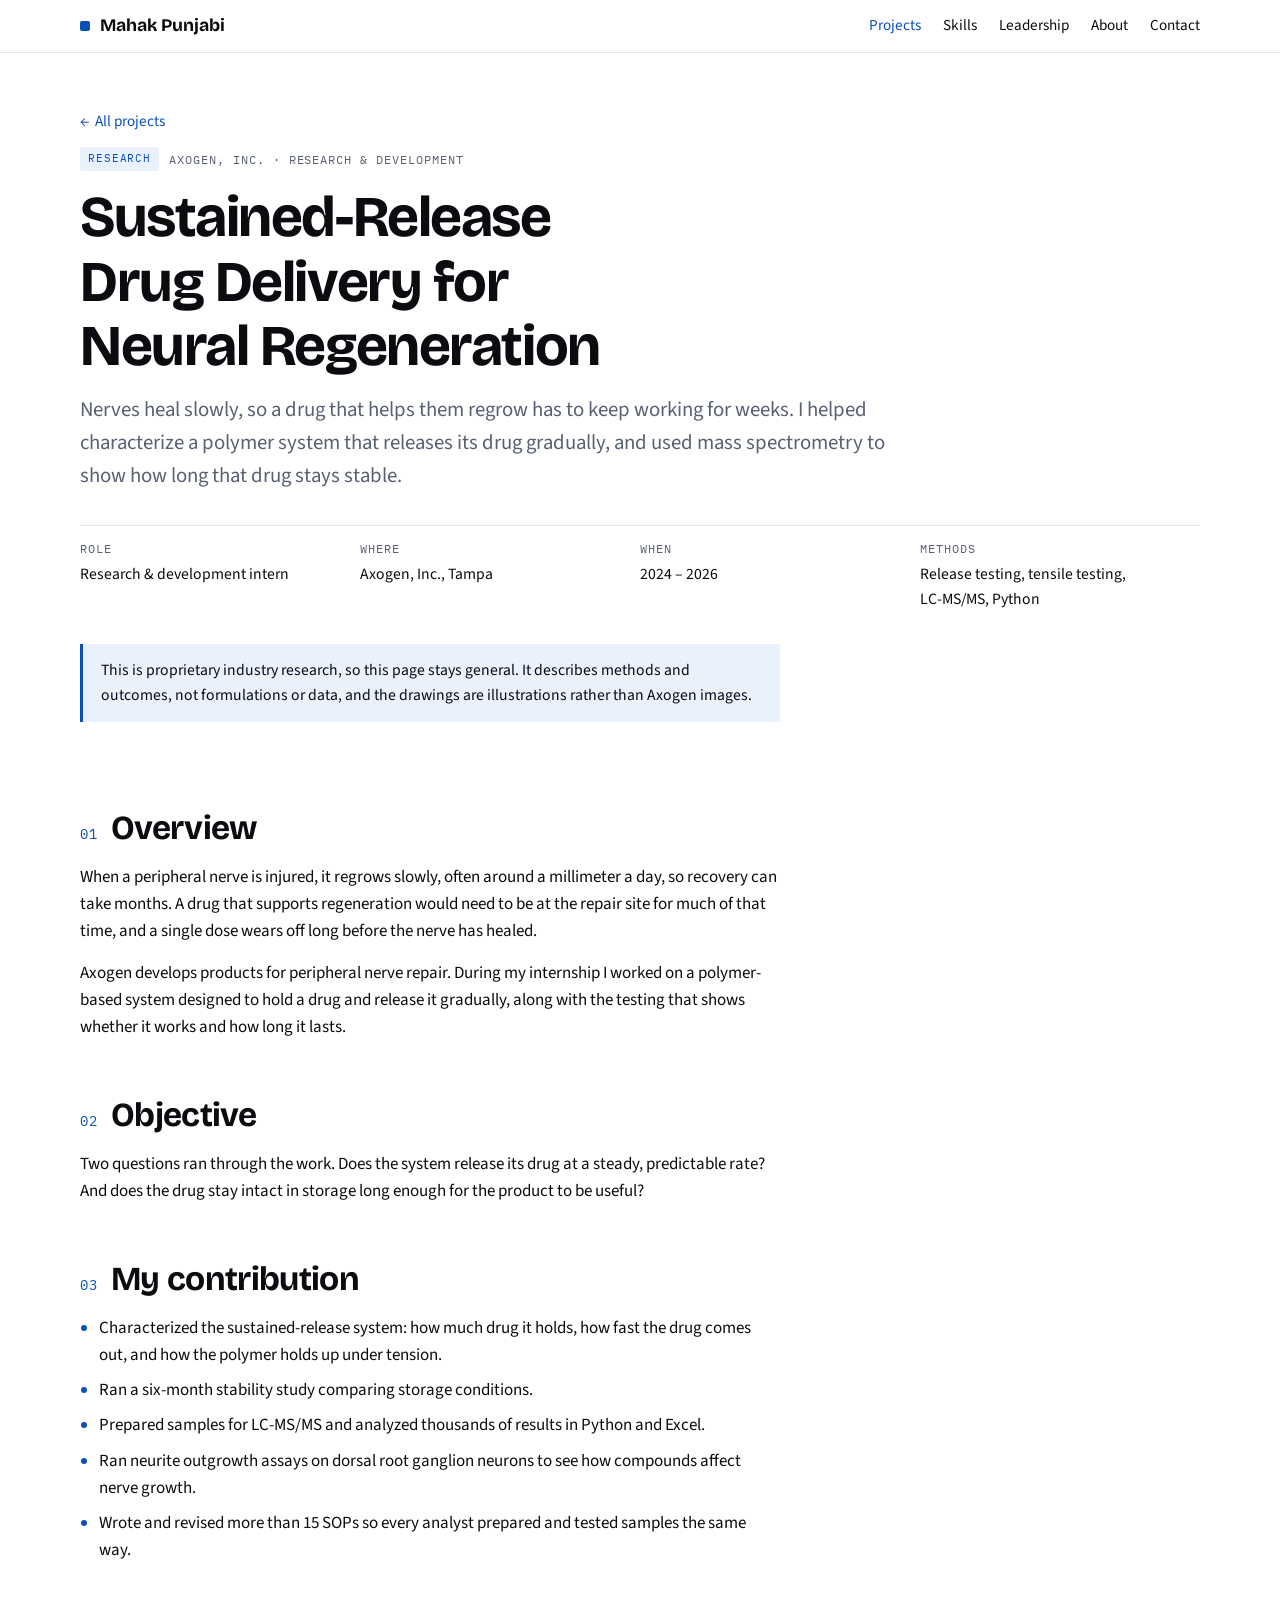
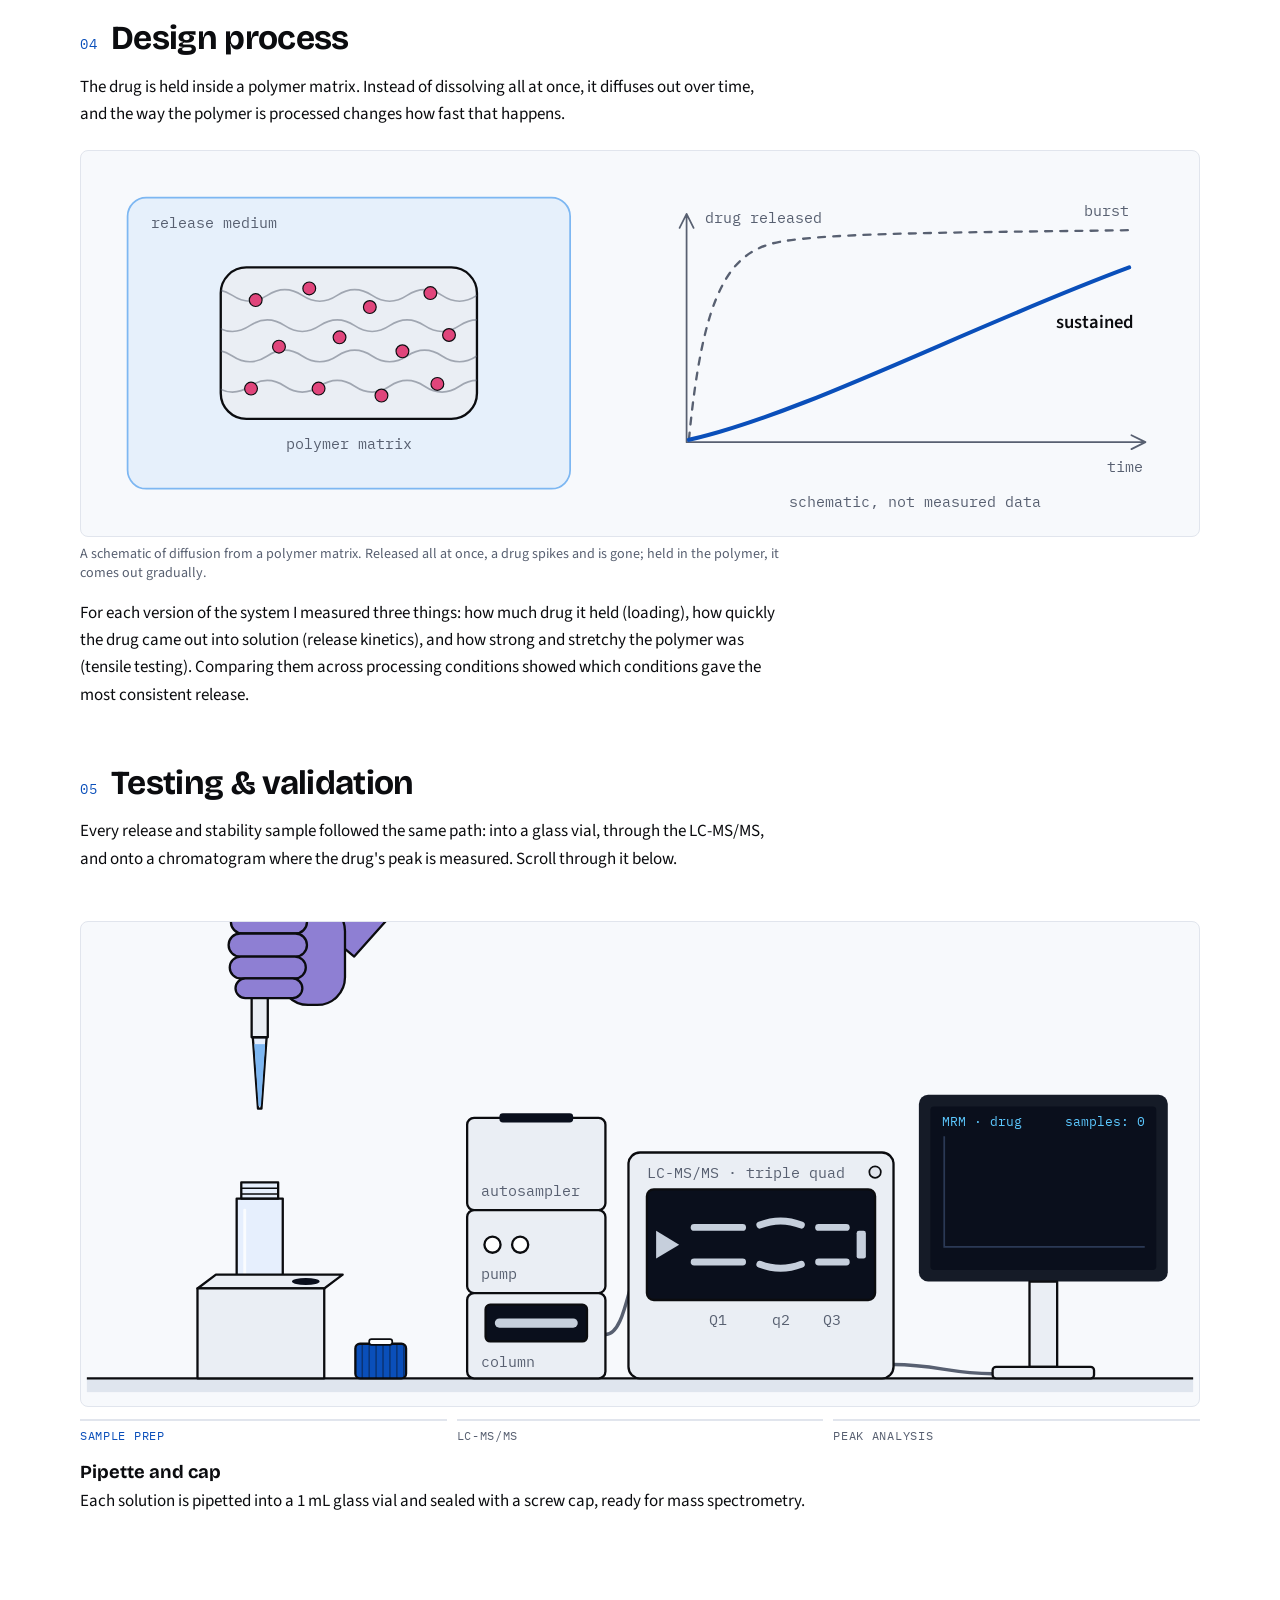
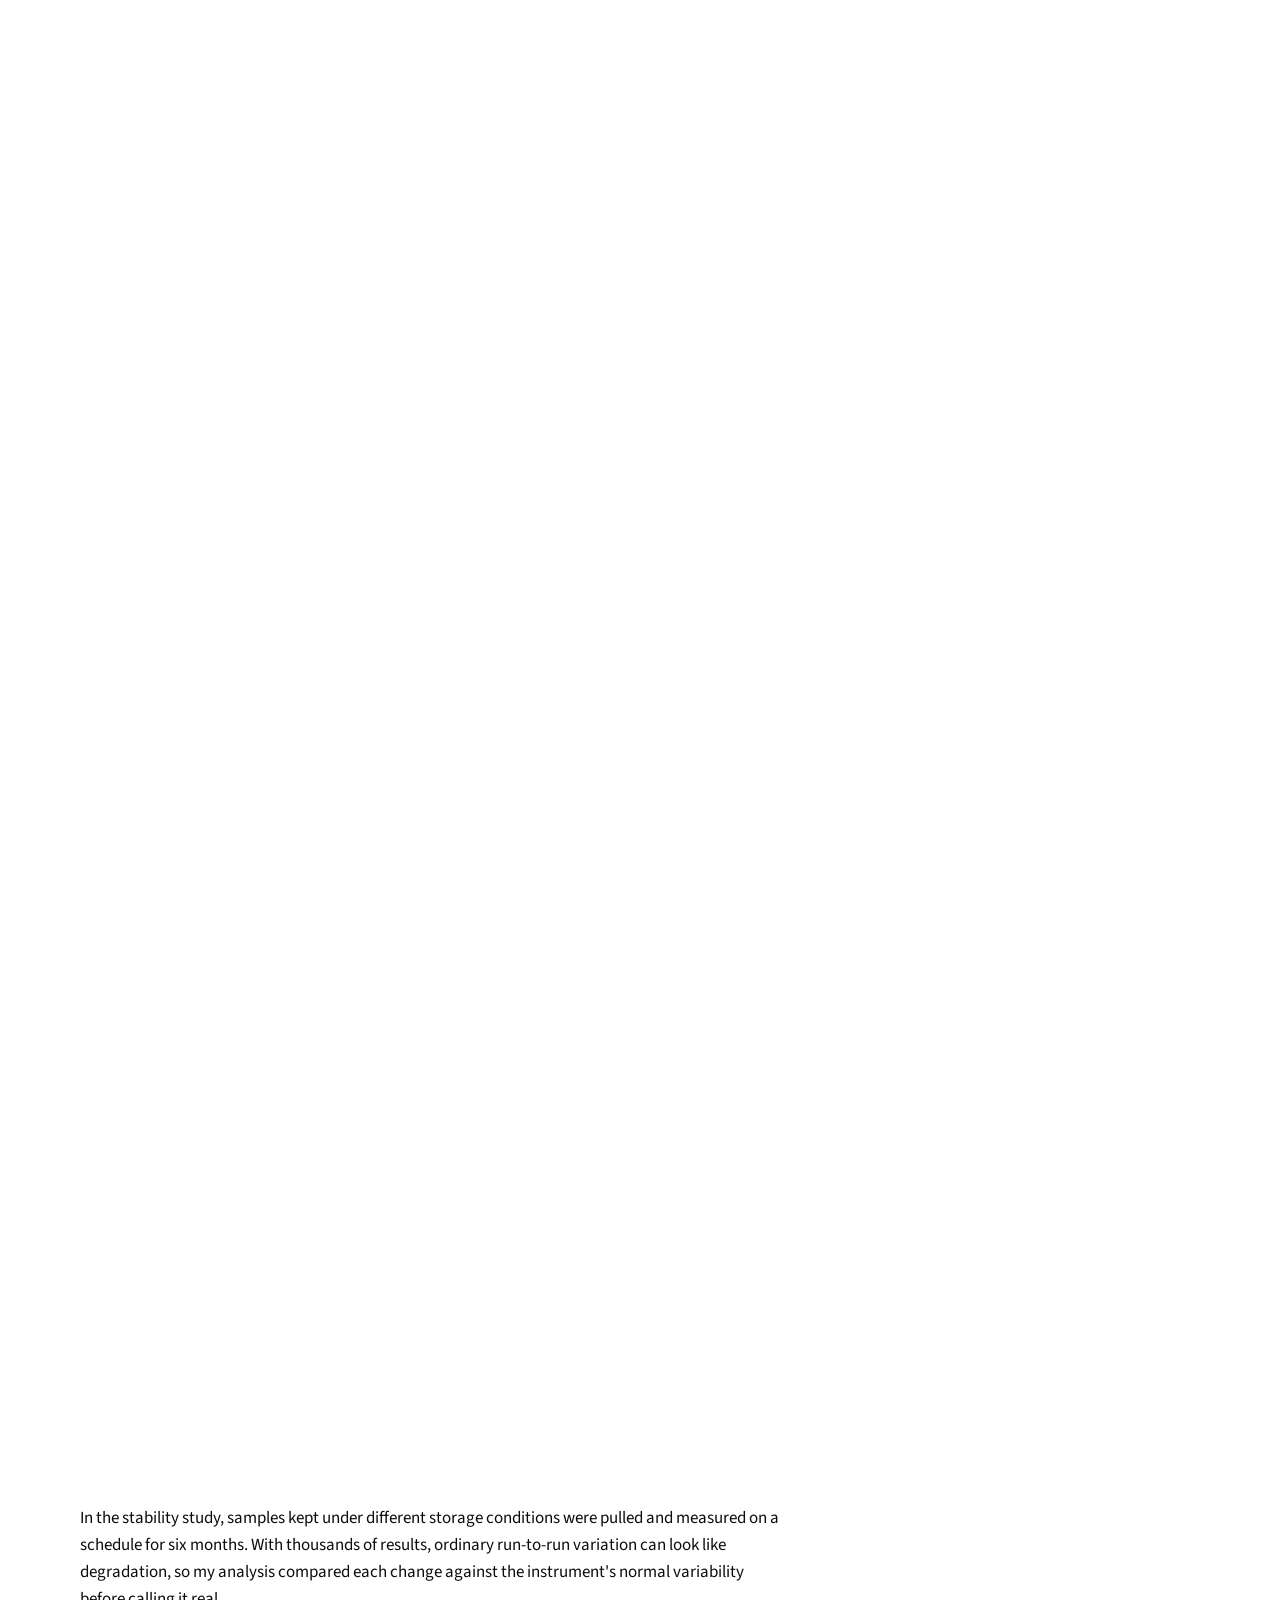
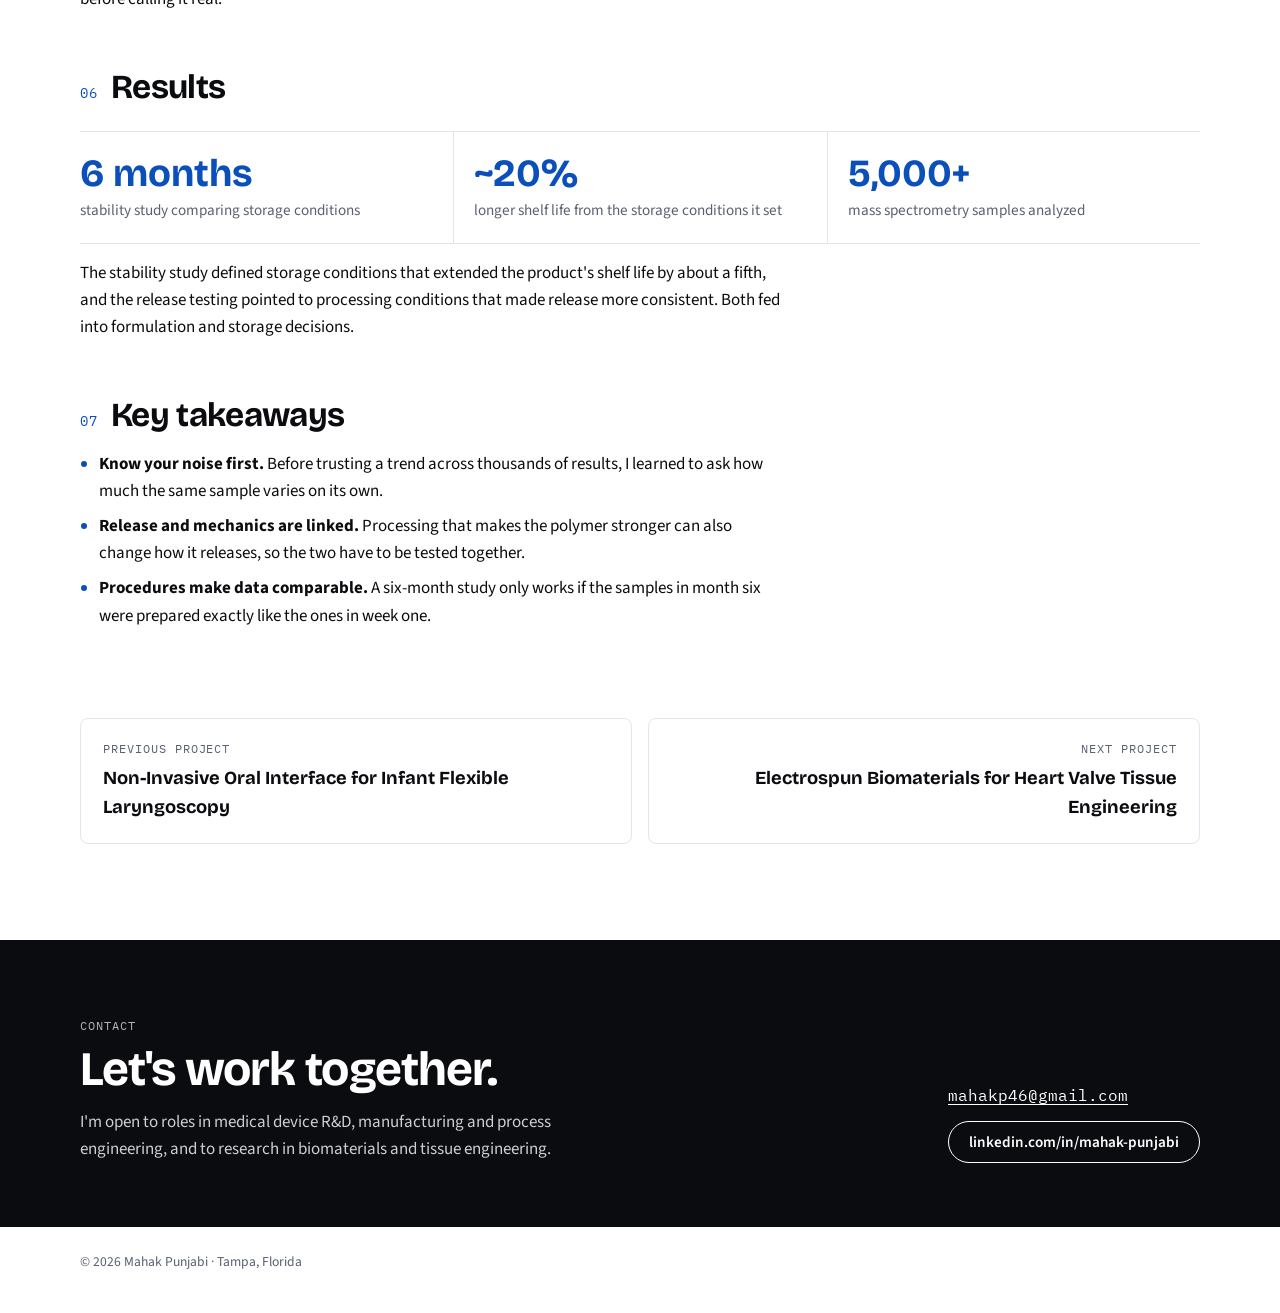
<file: projects/neural-drug-delivery.html>
<!doctype html>
<html lang="en">
<head>
<meta charset="utf-8">
<meta name="viewport" content="width=device-width, initial-scale=1, viewport-fit=cover">
<title>Sustained-release drug delivery · Mahak Punjabi</title>
<meta name="description" content="How Mahak Punjabi characterized a sustained-release drug delivery system for nerve repair at Axogen, and the mass spectrometry stability work behind it.">
<link rel="preconnect" href="https://fonts.googleapis.com">
<link rel="preconnect" href="https://fonts.gstatic.com" crossorigin>
<link rel="stylesheet" href="https://fonts.googleapis.com/css2?family=Bricolage+Grotesque:opsz,wght@12..96,500;12..96,700&family=Source+Sans+3:ital,wght@0,400;0,600;1,400&family=IBM+Plex+Mono:wght@400;500&display=swap">
<link rel="stylesheet" href="../css/site.css">
<script>document.documentElement.classList.add('js');</script>
</head>
<body>

<header class="nav">
  <div class="wrap">
    <a class="brand" href="../">Mahak Punjabi</a>
    <nav aria-label="Sections">
      <ul>
        <li><a href="../#projects" aria-current="page">Projects</a></li>
        <li><a href="../#skills">Skills</a></li>
        <li><a href="../#leadership">Leadership</a></li>
        <li><a href="../#about">About</a></li>
        <li><a href="../#contact">Contact</a></li>
      </ul>
    </nav>
  </div>
</header>

<main class="wrap">
  <header class="cs-head">
    <a class="back" href="../#projects">All projects</a>
    <p class="eyebrow"><span class="kind">Research</span><span class="label">Axogen, Inc. · Research &amp; development</span></p>
    <h1>Sustained-Release Drug Delivery for Neural Regeneration</h1>
    <p class="summary">Nerves heal slowly, so a drug that helps them regrow has to keep working for weeks. I helped characterize a polymer system that releases its drug gradually, and used mass spectrometry to show how long that drug stays stable.</p>
    <dl class="cs-meta">
      <div><dt>Role</dt><dd>Research &amp; development intern</dd></div>
      <div><dt>Where</dt><dd>Axogen, Inc., Tampa</dd></div>
      <div><dt>When</dt><dd>2024 – 2026</dd></div>
      <div><dt>Methods</dt><dd>Release testing, tensile testing, <span class="nw">LC-MS/MS</span>, Python</dd></div>
    </dl>
    <p class="note">This is proprietary industry research, so this page stays general. It describes methods and outcomes, not formulations or data, and the drawings are illustrations rather than Axogen images.</p>
  </header>

  <div class="cs-body">
    <section class="cs-sec" aria-labelledby="s-overview">
      <h2 id="s-overview"><span class="n">01</span>Overview</h2>
      <div class="txt">
        <p>When a peripheral nerve is injured, it regrows slowly, often around a millimeter a day, so recovery can take months. A drug that supports regeneration would need to be at the repair site for much of that time, and a single dose wears off long before the nerve has healed.</p>
        <p>Axogen develops products for peripheral nerve repair. During my internship I worked on a polymer-based system designed to hold a drug and release it gradually, along with the testing that shows whether it works and how long it lasts.</p>
      </div>
    </section>

    <section class="cs-sec" aria-labelledby="s-objective">
      <h2 id="s-objective"><span class="n">02</span>Objective</h2>
      <div class="txt">
        <p>Two questions ran through the work. Does the system release its drug at a steady, predictable rate? And does the drug stay intact in storage long enough for the product to be useful?</p>
      </div>
    </section>

    <section class="cs-sec" aria-labelledby="s-role">
      <h2 id="s-role"><span class="n">03</span>My contribution</h2>
      <div class="txt">
        <ul>
          <li>Characterized the sustained-release system: how much drug it holds, how fast the drug comes out, and how the polymer holds up under tension.</li>
          <li>Ran a six-month stability study comparing storage conditions.</li>
          <li>Prepared samples for LC-MS/MS and analyzed thousands of results in Python and Excel.</li>
          <li>Ran neurite outgrowth assays on dorsal root ganglion neurons to see how compounds affect nerve growth.</li>
          <li>Wrote and revised more than 15 SOPs so every analyst prepared and tested samples the same way.</li>
        </ul>
      </div>
    </section>

    <section class="cs-sec" aria-labelledby="s-design">
      <h2 id="s-design"><span class="n">04</span>Design process</h2>
      <div class="txt">
        <p>The drug is held inside a polymer matrix. Instead of dissolving all at once, it diffuses out over time, and the way the polymer is processed changes how fast that happens.</p>
      </div>
      <figure class="cs-fig">
        <svg class="diagram reveal" viewBox="0 0 960 330" role="img" aria-labelledby="rel-title rel-desc">
          <title id="rel-title">How sustained release works</title>
          <desc id="rel-desc">Schematic: drug particles inside a polymer matrix diffuse out into the surrounding fluid. A chart of drug released over time shows a burst release rising quickly and leveling off, and a sustained release rising gradually.</desc>
          <defs><clipPath id="rel-clip"><rect x="120" y="100" width="220" height="130" rx="22"/></clipPath></defs>
          <rect class="d-medium" x="40" y="40" width="380" height="250" rx="16"/>
          <text class="s-tag" x="60" y="66">release medium</text>
          <rect class="s-part" x="120" y="100" width="220" height="130" rx="22"/>
          <g clip-path="url(#rel-clip)">
            <path class="d-chain" d="M100,124 q15,-10 30,0 t30,0 t30,0 t30,0 t30,0 t30,0 t30,0 t30,0 M85,150 q15,-10 30,0 t30,0 t30,0 t30,0 t30,0 t30,0 t30,0 t30,0 t30,0 M100,176 q15,-10 30,0 t30,0 t30,0 t30,0 t30,0 t30,0 t30,0 t30,0 M85,202 q15,-10 30,0 t30,0 t30,0 t30,0 t30,0 t30,0 t30,0 t30,0 t30,0"/>
          </g>
          <g>
            <circle class="d-drug" cx="150" cy="128" r="5.5"/><circle class="d-drug" cx="196" cy="118" r="5.5"/>
            <circle class="d-drug" cx="248" cy="134" r="5.5"/><circle class="d-drug" cx="300" cy="122" r="5.5"/>
            <circle class="d-drug" cx="170" cy="168" r="5.5"/><circle class="d-drug" cx="222" cy="160" r="5.5"/>
            <circle class="d-drug" cx="276" cy="172" r="5.5"/><circle class="d-drug" cx="316" cy="158" r="5.5"/>
            <circle class="d-drug" cx="146" cy="204" r="5.5"/><circle class="d-drug" cx="204" cy="204" r="5.5"/>
            <circle class="d-drug" cx="258" cy="210" r="5.5"/><circle class="d-drug" cx="306" cy="200" r="5.5"/>
          </g>
          <g>
            <circle class="d-drug d-drift" cx="330" cy="140" r="5.5" style="--dx:62px;--dy:-22px;--d:0s"/>
            <circle class="d-drug d-drift" cx="334" cy="196" r="5.5" style="--dx:56px;--dy:28px;--d:1.2s"/>
            <circle class="d-drug d-drift" cx="232" cy="106" r="5.5" style="--dx:8px;--dy:-50px;--d:2.1s"/>
            <circle class="d-drug d-drift" cx="128" cy="178" r="5.5" style="--dx:-62px;--dy:8px;--d:.6s"/>
            <circle class="d-drug d-drift" cx="322" cy="222" r="5.5" style="--dx:40px;--dy:42px;--d:3s"/>
            <circle class="d-drug d-drift" cx="178" cy="106" r="5.5" style="--dx:-30px;--dy:-48px;--d:3.8s"/>
            <circle class="d-drug d-drift" cx="336" cy="168" r="5.5" style="--dx:66px;--dy:0px;--d:2.6s"/>
            <circle class="d-drug d-drift" cx="150" cy="222" r="5.5" style="--dx:-42px;--dy:40px;--d:4.4s"/>
          </g>
          <text class="s-tag" x="230" y="256" text-anchor="middle">polymer matrix</text>

          <path class="d-axis" d="M520,56 V250 H912 M514,66 L520,54 L526,66 M902,244 L914,250 L902,256"/>
          <text class="s-tag" x="536" y="62">drug released</text>
          <text class="s-tag" x="912" y="276" text-anchor="end">time</text>
          <path class="d-ghost" d="M522,248 C534,122 556,86 600,78 S760,70 900,68"/>
          <text class="s-tag" x="900" y="56" text-anchor="end">burst</text>
          <path class="d-curve d-draw" pathLength="1" d="M522,248 C620,226 760,152 900,100"/>
          <text class="d-label" x="904" y="152" text-anchor="end">sustained</text>
          <text class="s-tag" x="716" y="306" text-anchor="middle">schematic, not measured data</text>
        </svg>
        <figcaption>A schematic of diffusion from a polymer matrix. Released all at once, a drug spikes and is gone; held in the polymer, it comes out gradually.</figcaption>
      </figure>
      <div class="txt">
        <p>For each version of the system I measured three things: how much drug it held (loading), how quickly the drug came out into solution (release kinetics), and how strong and stretchy the polymer was (tensile testing). Comparing them across processing conditions showed which conditions gave the most consistent release.</p>
      </div>
    </section>

    <section class="cs-sec" aria-labelledby="s-testing">
      <h2 id="s-testing"><span class="n">05</span>Testing &amp; validation</h2>
      <div class="txt">
        <p>Every release and stability sample followed the same path: into a glass vial, through the LC-MS/MS, and onto a chromatogram where the drug's peak is measured. Scroll through it below.</p>
      </div>
      <div class="scene" id="lab" style="--run:170vh">
        <figure class="scene-fig">
          <svg class="scene-svg" viewBox="0 0 960 420" role="img" aria-labelledby="lab-title lab-desc">
                    <title id="lab-title">From sample to peak</title>
                    <desc id="lab-desc">A gloved hand pipettes solution into a 1 mL glass screw-cap vial. The vial goes into a triple quadrupole LC-MS, and a computer integrates the drug's peak to show how much drug was in the solution.</desc>
                    <defs>
                      <clipPath id="lab-cap-clip"><rect x="128" y="212" width="44" height="30" rx="4"/></clipPath>
                      <clipPath id="lab-tip-clip"><path d="M145,172 H155 L151,230 H149 Z"/></clipPath>
                      <clipPath id="lab-col-clip"><rect x="354" y="344" width="72" height="8" rx="4"/></clipPath>
                    </defs>

                    <rect class="s-bench" x="0" y="396" width="960" height="12"/>
                    <line class="s-edge" x1="0" y1="396" x2="960" y2="396"/>

                    <path class="s-cable" d="M700,384 C736,384 750,392 786,392"/>
                    <path id="lab-pulse" class="s-pulse" d="M700,384 C736,384 750,392 786,392"/>

                    <g>
                      <rect class="s-bezel" x="722" y="150" width="216" height="162" rx="8"/>
                      <rect class="s-screen" x="732" y="160" width="196" height="142" rx="3"/>
                      <rect class="s-part" x="818" y="312" width="24" height="74"/>
                      <rect class="s-part" x="786" y="386" width="88" height="10" rx="3"/>
                      <text class="s-scr-text" x="742" y="177">MRM · drug</text>
                      <text id="lab-count" class="s-scr-text" x="918" y="177" text-anchor="end">samples: 0</text>
                      <path class="s-axis" d="M744,186 V282 H918"/>
                      <path id="lab-area" class="s-area" d="M0,0"/>
                      <path id="lab-trace" class="s-trace" d="M0,0"/>
                      <circle id="lab-head" class="s-head" cx="746" cy="278" r="3.2" opacity="0"/>
                      <g id="lab-marks" class="s-marks" opacity="0"><line x1="804" y1="281" x2="804" y2="266"/><line x1="836" y1="281" x2="836" y2="266"/></g>
                      <text id="lab-area-label" class="s-scr-text" x="820" y="297" text-anchor="middle" opacity="0">peak area</text>
                    </g>

                    <g>
                      <path class="s-tube" d="M450,358 C472,358 470,280 494,280"/>
                      <path id="lab-flow" class="s-flow" d="M450,358 C472,358 470,280 494,280"/>
                      <rect class="s-part" x="470" y="200" width="230" height="196" rx="10"/>
                      <text class="s-tag" x="486" y="222">LC-MS/MS · triple quad</text>
                      <circle id="lab-led" class="s-led" cx="684" cy="217" r="5"/>
                      <rect class="s-dark" x="486" y="232" width="198" height="96" rx="6"/>
                      <polygon class="s-rod" points="494,268 514,280 494,292"/>
                      <rect class="s-rod" x="524" y="262" width="48" height="6" rx="3"/>
                      <rect class="s-rod" x="524" y="292" width="48" height="6" rx="3"/>
                      <path class="s-rod-line" d="M584,263 Q602,256 620,263 M584,297 Q602,304 620,297"/>
                      <rect class="s-rod" x="632" y="262" width="30" height="6" rx="3"/>
                      <rect class="s-rod" x="632" y="292" width="30" height="6" rx="3"/>
                      <rect id="lab-det" class="s-rod s-det" x="668" y="268" width="8" height="24" rx="2"/>
                      <g id="lab-ions"></g>
                      <text class="s-tag" x="548" y="350" text-anchor="middle">Q1</text>
                      <text class="s-tag" x="602" y="350" text-anchor="middle">q2</text>
                      <text class="s-tag" x="647" y="350" text-anchor="middle">Q3</text>
                    </g>

                    <g id="lab-vial">
                      <path class="s-glass" d="M130,240 H170 V332 Q170,340 162,340 H138 Q130,340 130,332 Z"/>
                      <rect id="lab-liquid" class="s-liquid" x="133" y="338" width="34" height="0" rx="4"/>
                      <ellipse id="lab-meniscus" class="s-meniscus" cx="150" cy="338" rx="17" ry="3" opacity="0"/>
                      <path class="s-glass-hi" d="M137,250 V326"/>
                      <rect class="s-glass" x="134" y="226" width="32" height="14"/>
                      <path class="s-thin" d="M134,231 H166 M134,236 H166"/>
                      <g id="lab-cap">
                        <rect class="s-cap" x="128" y="212" width="44" height="30" rx="4"/>
                        <g clip-path="url(#lab-cap-clip)"><g id="lab-ridges"><path class="s-ridge" d="M122,212 V242 M128,212 V242 M134,212 V242 M140,212 V242 M146,212 V242 M152,212 V242 M158,212 V242 M164,212 V242 M170,212 V242 M176,212 V242 M182,212 V242"/></g></g>
                        <rect class="s-cap-top" x="140" y="208" width="20" height="5" rx="2"/>
                      </g>
                    </g>

                    <g id="lab-drops">
                      <circle class="s-drop" cx="150" cy="236" r="3.4" opacity="0"/>
                      <circle class="s-drop" cx="150" cy="236" r="3.4" opacity="0"/>
                      <circle class="s-drop" cx="150" cy="236" r="3.4" opacity="0"/>
                    </g>

                    <g>
                      <rect class="s-part" x="330" y="170" width="120" height="80" rx="6"/>
                      <rect class="s-slot" x="358" y="166" width="64" height="8" rx="3"/>
                      <text class="s-tag" x="342" y="238">autosampler</text>
                      <rect class="s-part" x="330" y="250" width="120" height="72" rx="6"/>
                      <circle class="s-knob" cx="352" cy="280" r="7"/>
                      <circle class="s-knob" cx="376" cy="280" r="7"/>
                      <text class="s-tag" x="342" y="310">pump</text>
                      <rect class="s-part" x="330" y="322" width="120" height="74" rx="6"/>
                      <rect class="s-dark" x="346" y="332" width="88" height="32" rx="4"/>
                      <rect id="lab-column" class="s-column" x="354" y="344" width="72" height="8" rx="4"/>
                      <g clip-path="url(#lab-col-clip)"><rect class="s-band" x="342" y="344" width="12" height="8"/></g>
                      <text class="s-tag" x="342" y="386">column</text>
                    </g>

                    <g>
                      <polygon class="s-part" points="96,318 112,306 222,306 206,318"/>
                      <ellipse class="s-slot" cx="190" cy="312" rx="12" ry="3"/>
                      <rect class="s-part" x="96" y="318" width="110" height="78"/>
                    </g>

                    <g id="lab-hand">
                      <path class="s-glove" d="M196,70 L232,100 L330,-10 L296,-40 Z"/>
                      <g class="lab-press">
                        <rect class="s-part" x="146" y="18" width="8" height="20"/>
                        <rect class="s-btn" x="139" y="6" width="22" height="12" rx="4"/>
                      </g>
                      <path class="s-part" d="M134,36 H166 L169,70 L162,130 H138 L131,70 Z"/>
                      <path class="s-part" d="M166,40 q15,0 16,10 q0,7 -9,7 L167,57 Z"/>
                      <rect class="s-part" x="143" y="130" width="14" height="40"/>
                      <path class="s-glass" d="M144,170 H156 L151.5,232 H148.5 Z"/>
                      <rect id="lab-tipliq" class="s-liquid" x="144" y="176" width="12" height="56" clip-path="url(#lab-tip-clip)"/>
                      <g class="lab-press">
                        <path class="s-thumb-o" d="M172,70 C164,44 156,24 150,8"/>
                        <path class="s-thumb" d="M172,70 C164,44 156,24 150,8"/>
                      </g>
                      <rect class="s-glove" x="168" y="54" width="56" height="88" rx="24"/>
                      <rect class="s-glove" x="125" y="60" width="66" height="20" rx="10"/>
                      <rect class="s-glove" x="123" y="80" width="68" height="20" rx="10"/>
                      <rect class="s-glove" x="124" y="100" width="66" height="19" rx="9.5"/>
                      <rect class="s-glove" x="129" y="119" width="58" height="17" rx="8.5"/>
                    </g>
                  </svg>
          <figcaption>
            <ol class="scene-track" aria-hidden="true">
              <li class="on">Sample prep</li>
              <li>LC-MS/MS</li>
              <li>Peak analysis</li>
            </ol>
            <ol class="scene-steps">
              <li class="on">
                <p class="label">01 · Sample prep</p>
                <h3>Pipette and cap</h3>
                <p>Each solution is pipetted into a 1 mL glass vial and sealed with a screw cap, ready for mass spectrometry.</p>
              </li>
              <li>
                <p class="label">02 · LC-MS/MS</p>
                <h3>Into the triple quad</h3>
                <p>The vial goes into the LC-MS/MS. The column separates the sample, then the triple quad filters for the drug: Q1 picks out its ion, q2 breaks it apart, and Q3 passes one fragment to the detector.</p>
              </li>
              <li>
                <p class="label">03 · Peak analysis</p>
                <h3>Reading the peak</h3>
                <p>The signal becomes a peak, and the area under it shows how much drug was in the solution. Thousands of these peaks, tracked over months, show whether the drug is degrading.</p>
              </li>
            </ol>
          </figcaption>
        </figure>
      </div>
      <div class="txt">
        <p>In the stability study, samples kept under different storage conditions were pulled and measured on a schedule for six months. With thousands of results, ordinary run-to-run variation can look like degradation, so my analysis compared each change against the instrument's normal variability before calling it real.</p>
      </div>
    </section>

    <section class="cs-sec" aria-labelledby="s-results">
      <h2 id="s-results"><span class="n">06</span>Results</h2>
      <div class="stats">
        <div><b>6 months</b><span>stability study comparing storage conditions</span></div>
        <div><b>~20%</b><span>longer shelf life from the storage conditions it set</span></div>
        <div><b>5,000+</b><span>mass spectrometry samples analyzed</span></div>
      </div>
      <div class="txt">
        <p>The stability study defined storage conditions that extended the product's shelf life by about a fifth, and the release testing pointed to processing conditions that made release more consistent. Both fed into formulation and storage decisions.</p>
      </div>
    </section>

    <section class="cs-sec" aria-labelledby="s-takeaways">
      <h2 id="s-takeaways"><span class="n">07</span>Key takeaways</h2>
      <div class="txt">
        <ul>
          <li><strong>Know your noise first.</strong> Before trusting a trend across thousands of results, I learned to ask how much the same sample varies on its own.</li>
          <li><strong>Release and mechanics are linked.</strong> Processing that makes the polymer stronger can also change how it releases, so the two have to be tested together.</li>
          <li><strong>Procedures make data comparable.</strong> A six-month study only works if the samples in month six were prepared exactly like the ones in week one.</li>
        </ul>
      </div>
    </section>
  </div>

  <nav class="cs-next" aria-label="More projects">
    <a href="pediatric-oral-interface.html"><span class="label">Previous project</span><strong>Non-Invasive Oral Interface for Infant Flexible Laryngoscopy</strong></a>
    <a class="next" href="heart-valve-scaffolds.html"><span class="label">Next project</span><strong>Electrospun Biomaterials for Heart Valve Tissue Engineering</strong></a>
  </nav>
</main>

<div class="contact" id="contact">
  <div class="wrap">
    <div>
      <p class="label">Contact</p>
      <h2 style="margin-top:8px">Let's work together.</h2>
      <p>I'm open to roles in medical device R&amp;D, manufacturing and process engineering, and to research in biomaterials and tissue engineering.</p>
    </div>
    <div class="links">
      <a class="addr" href="mailto:mahakp46@gmail.com" style="color:inherit">mahakp46@gmail.com</a>
      <a class="btn" href="https://www.linkedin.com/in/mahak-punjabi/" target="_blank" rel="noopener">linkedin.com/in/mahak-punjabi</a>
    </div>
  </div>
</div>
<footer class="wrap">© 2026 Mahak Punjabi · Tampa, Florida</footer>
<script src="../js/site.js"></script>
<script src="../js/scene.js"></script>
<script>
/* Axogen lab scene: pipette and cap a vial, run it through the LC-MS/MS, then integrate the drug's peak. */
(() => {
  const root = document.getElementById('lab');
  if (!root || !window.scrollScene) return;
  const { clamp, seg, ease, lerp, f, reduce } = scrollScene.util;
  const q = (id) => document.getElementById(id);
  const hand = q('lab-hand'), press = root.querySelectorAll('.lab-press'), tipLiq = q('lab-tipliq');
  const liquid = q('lab-liquid'), menis = q('lab-meniscus'), drops = [...q('lab-drops').children];
  const cap = q('lab-cap'), ridges = q('lab-ridges'), vial = q('lab-vial');
  const led = q('lab-led'), flow = q('lab-flow'), column = q('lab-column'), det = q('lab-det'), ionLayer = q('lab-ions');
  const pulse = q('lab-pulse'), trace = q('lab-trace'), head = q('lab-head'), area = q('lab-area'), marks = q('lab-marks');
  const areaLabel = q('lab-area-label'), count = q('lab-count');

  // Chromatogram: the drug's peak at 820 and a smaller neighbouring peak at 872.
  const base = 278;
  const yAt = (x) => base - 84 * Math.exp(-((x - 820) ** 2) / 98) - 24 * Math.exp(-((x - 872) ** 2) / 72)
    - 1.1 * Math.sin(x * 1.9) - 0.7 * Math.sin(x * 0.7 + 1);
  const curve = (from, to) => { const pts = []; for (let x = from; x <= to; x += 2) pts.push(x + ',' + f(yAt(x))); return pts.join(' L'); };
  trace.setAttribute('d', 'M' + curve(746, 916));
  area.setAttribute('d', 'M804,' + base + ' L' + curve(804, 836) + ' L836,' + base + ' Z');
  const traceLen = trace.getTotalLength(), pulseLen = pulse.getTotalLength();
  trace.style.strokeDasharray = traceLen;
  pulse.style.strokeDasharray = '18 ' + pulseLen;

  // Ions through the triple quad: Q1 keeps only the drug (pink), q2 fragments it, Q3 keeps one fragment.
  const ns = 'http://www.w3.org/2000/svg', R = 5, RF = 3.4;
  const ions = ['t', 'x', 't', 'y', 't', 'x', 't', 'y'].map((k, i, all) => {
    const g = document.createElementNS(ns, 'g'), a = document.createElementNS(ns, 'circle'), b = document.createElementNS(ns, 'circle');
    b.setAttribute('r', RF);
    g.append(a, b);
    ionLayer.append(g);
    return { k, a, b, j: ((i * 37) % 7) - 3, ph: i / all.length };
  });
  function drawIons(t) {
    let hit = false;
    for (const ion of ions) {
      const x = 496 + ((t * 0.28 + ion.ph) % 1) * 174;
      let ay = 280, ar = R, ao = 1, by = 280, bo = 0, cls = 'ion-' + ion.k;
      if (x < 524) ay = 280 + ion.j * (1 - (x - 496) / 28);
      else if (ion.k !== 't') { const s = clamp((x - 524) / 48); ay = 280 + (ion.j >= 0 ? 14 : -14) * s; ao = 1 - s; }
      else if (x < 584) { /* the drug passes Q1 on axis */ }
      else if (x < 620) { const s = (x - 584) / 36; ay = 280 - 6 * s; by = 280 + 6 * s; ar = lerp(R, RF, s); bo = 1; cls = 'ion-f'; }
      else if (x < 632) { ay = 274; by = 286; ar = RF; bo = 1; cls = 'ion-f'; }
      else if (x < 664) { const s = (x - 632) / 32; ay = 274 + 6 * s; by = 286 + 10 * s; ar = RF; bo = 1 - s; cls = 'ion-f'; }
      else { ao = 0; hit = true; }
      ion.a.setAttribute('cx', f(x)); ion.a.setAttribute('cy', f(ay)); ion.a.setAttribute('r', ar.toFixed(2));
      ion.a.setAttribute('opacity', ao.toFixed(2)); ion.a.setAttribute('class', cls);
      ion.b.setAttribute('cx', f(x)); ion.b.setAttribute('cy', f(by)); ion.b.setAttribute('opacity', bo.toFixed(2));
      ion.b.setAttribute('class', 'ion-f');
    }
    det.classList.toggle('hit', hit);
  }

  let running = false, visible = false, raf = 0;
  function frame(now) {
    raf = 0;
    drawIons(now / 1000);
    if (running && visible) raf = requestAnimationFrame(frame);
  }
  function loop() {
    if (reduce) { if (running) drawIons(1.3); return; }
    if (running && visible && !raf) raf = requestAnimationFrame(frame);
  }

  scrollScene(root, {
    stops: [0, .36, .7, 1],
    // On a phone the camera follows the action: bench and vial, then the triple quad, then the computer.
    camera: (p) => f(lerp(lerp(40, 325, ease(seg(p, .46, .6))), 480, ease(seg(p, .66, .76)))) + ' 0 480 420',
    onVisible: (v) => { visible = v; loop(); },
    render(p) {
      // 01 Sample prep: lower the pipette, press the plunger, fill the vial, lift the hand away, screw on the cap.
      const down = ease(seg(p, 0, .07)), away = ease(seg(p, .23, .31));
      hand.setAttribute('transform', 'translate(' + f(90 * away) + ' ' + f(lerp(-70, 0, down) - 300 * away) + ')');
      const push = ease(seg(p, .08, .12)) * (1 - ease(seg(p, .2, .24)));
      press.forEach((el) => el.setAttribute('transform', 'translate(0 ' + f(12 * push) + ')'));
      const disp = seg(p, .08, .22);
      const ty = 176 + 56 * disp;
      tipLiq.setAttribute('y', f(ty)); tipLiq.setAttribute('height', f(232 - ty));
      const h = 52 * ease(disp), surface = 338 - h;
      liquid.setAttribute('y', f(surface)); liquid.setAttribute('height', f(h));
      menis.setAttribute('cy', f(surface)); menis.setAttribute('opacity', h > 1 ? 1 : 0);
      drops.forEach((d, i) => {
        const t = seg(p, .09 + i * .04, .135 + i * .04);
        d.setAttribute('opacity', t > 0 && t < 1 ? 1 : 0);
        d.setAttribute('cy', f(236 + (surface - 236) * t * t));
      });
      const c1 = ease(seg(p, .28, .31)), c2 = ease(seg(p, .3, .335)), c3 = ease(seg(p, .33, .345)), tw = seg(p, .345, .36);
      const capX = lerp(105, 0, c2), capY = c3 > 0 ? lerp(-40, 0, c3) : lerp(154, -40, c1);
      cap.setAttribute('transform', 'translate(' + f(capX) + ' ' + f(capY) + ') rotate(' + (Math.sin(tw * Math.PI * 4) * 3).toFixed(2) + ' 150 227)');
      ridges.setAttribute('transform', 'translate(' + (-(tw * 30) % 6).toFixed(2) + ' 0)');

      // 02 LC-MS/MS: lift the vial out of the rack and drop it into the autosampler.
      const a = ease(seg(p, .36, .42)), b = seg(p, .42, .52), c = ease(seg(p, .52, .58));
      let dx = 0, dy = -40 * a;
      if (b > 0) { const e = ease(b); dx = 240 * e; dy = -40 - 150 * Math.sin(e * Math.PI / 2); }
      if (c > 0) { dx = 240; dy = lerp(-190, -70, c); }
      vial.setAttribute('transform', 'translate(' + f(dx) + ' ' + f(dy) + ')');
      running = p >= .58;
      led.classList.toggle('on', running);
      flow.classList.toggle('on', running);
      column.classList.toggle('on', running);
      ionLayer.setAttribute('opacity', running ? 1 : 0);

      // 03 Peak analysis: send the data to the computer, draw the chromatogram, integrate the peak.
      const dp = seg(p, .7, .76);
      pulse.style.strokeDashoffset = lerp(18, -pulseLen, dp);
      pulse.style.opacity = dp > 0 && dp < 1 ? 1 : 0;
      const tr = ease(seg(p, .76, .92));
      trace.style.strokeDashoffset = traceLen * (1 - tr);
      const pt = trace.getPointAtLength(traceLen * tr);
      head.setAttribute('cx', f(pt.x)); head.setAttribute('cy', f(pt.y));
      head.setAttribute('opacity', tr > 0 && tr < 1 ? 1 : 0);
      count.textContent = 'samples: ' + (p < .76 ? '0' : p < .92 ? Math.max(1, Math.round(5000 * tr)).toLocaleString('en-US') : '5,000+');
      const fin = seg(p, .9, .96);
      area.style.opacity = .35 * fin;
      marks.setAttribute('opacity', fin);
      areaLabel.setAttribute('opacity', seg(p, .94, 1));
      loop();
    },
  });
})();
</script>
</body>
</html>
</file>
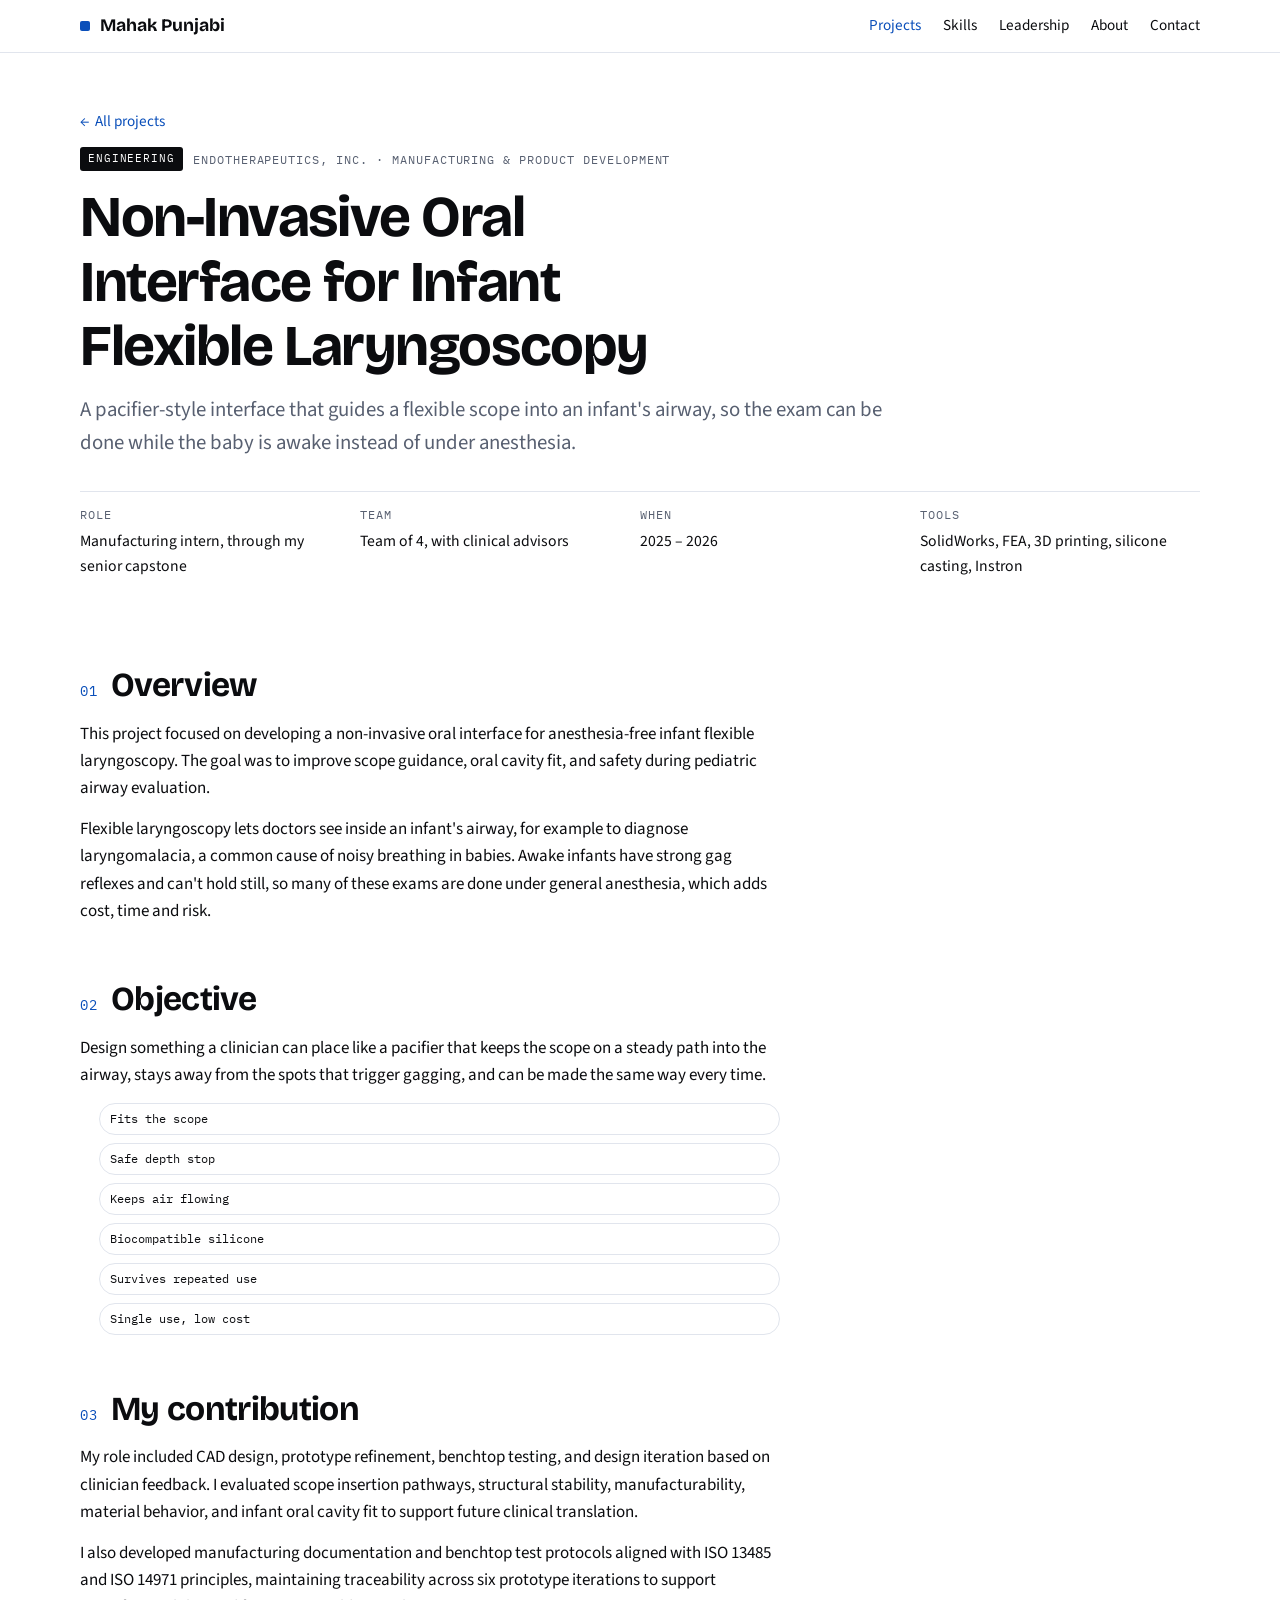
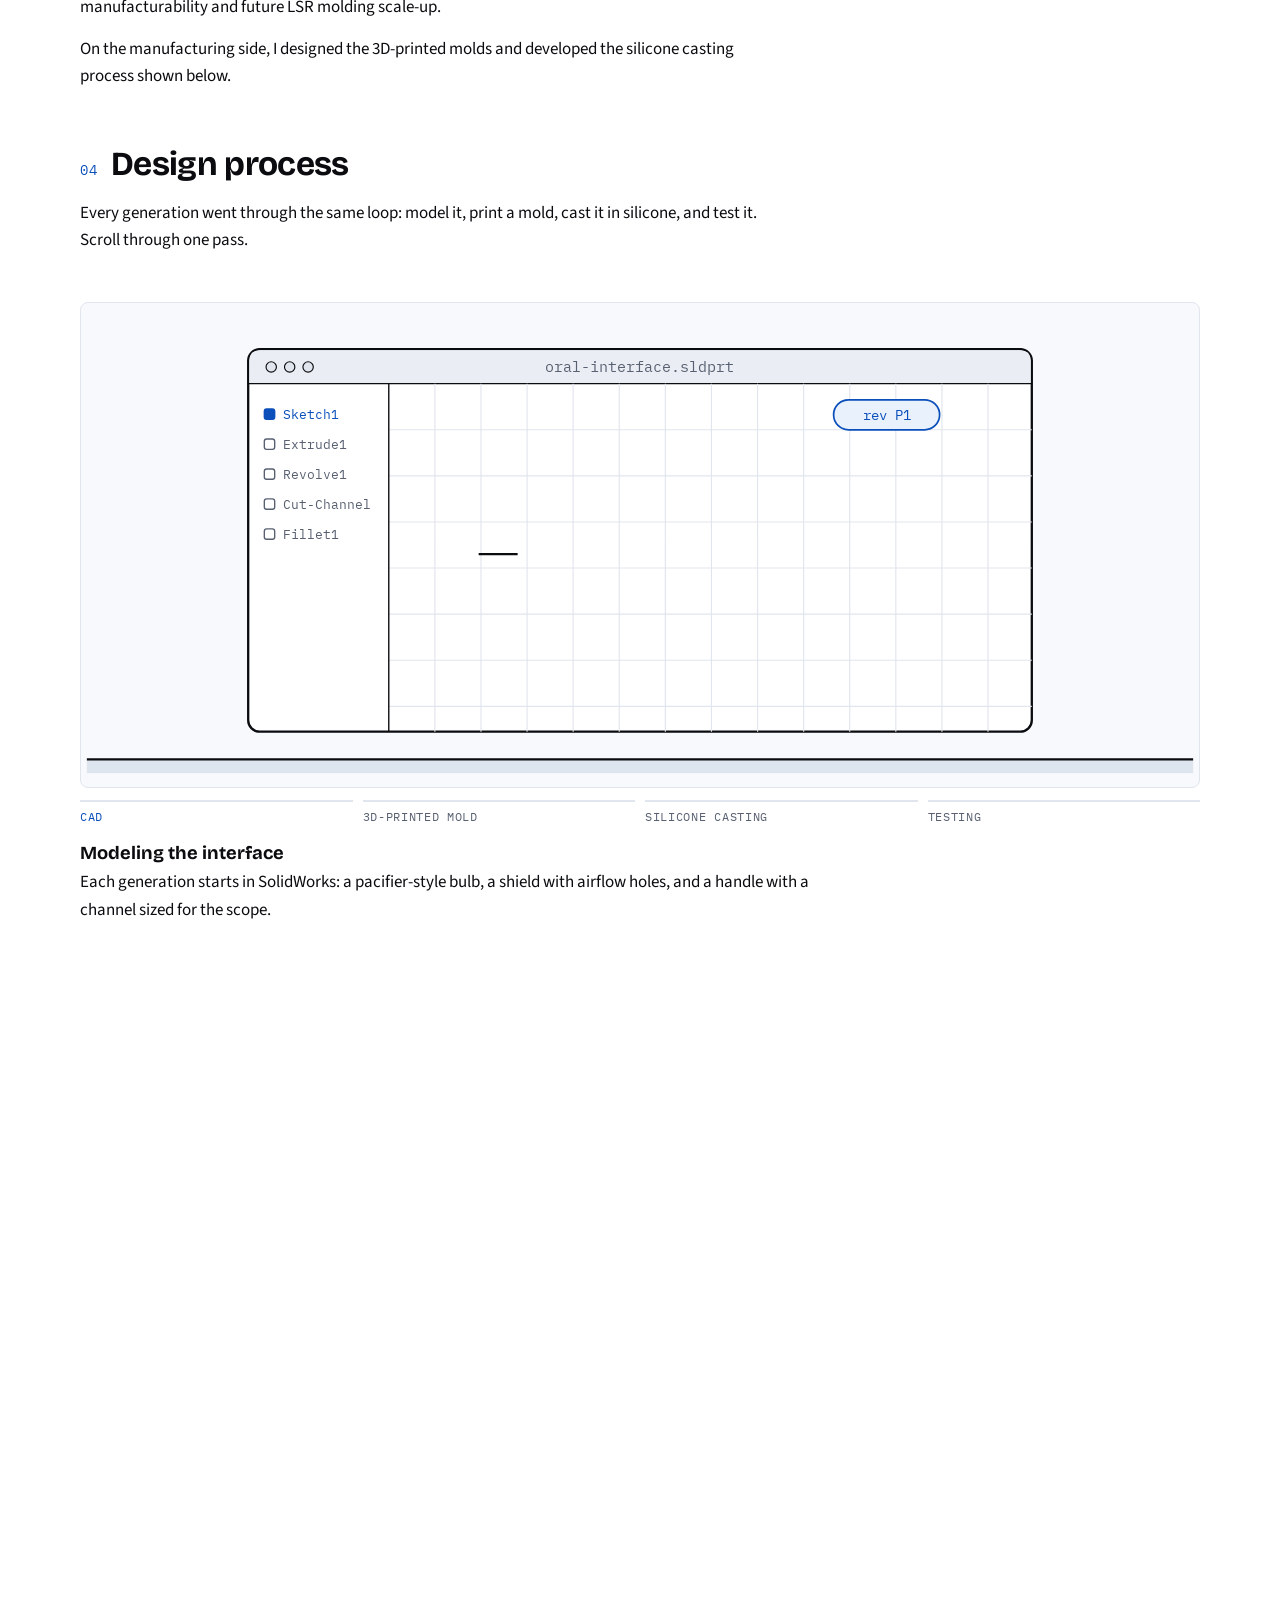
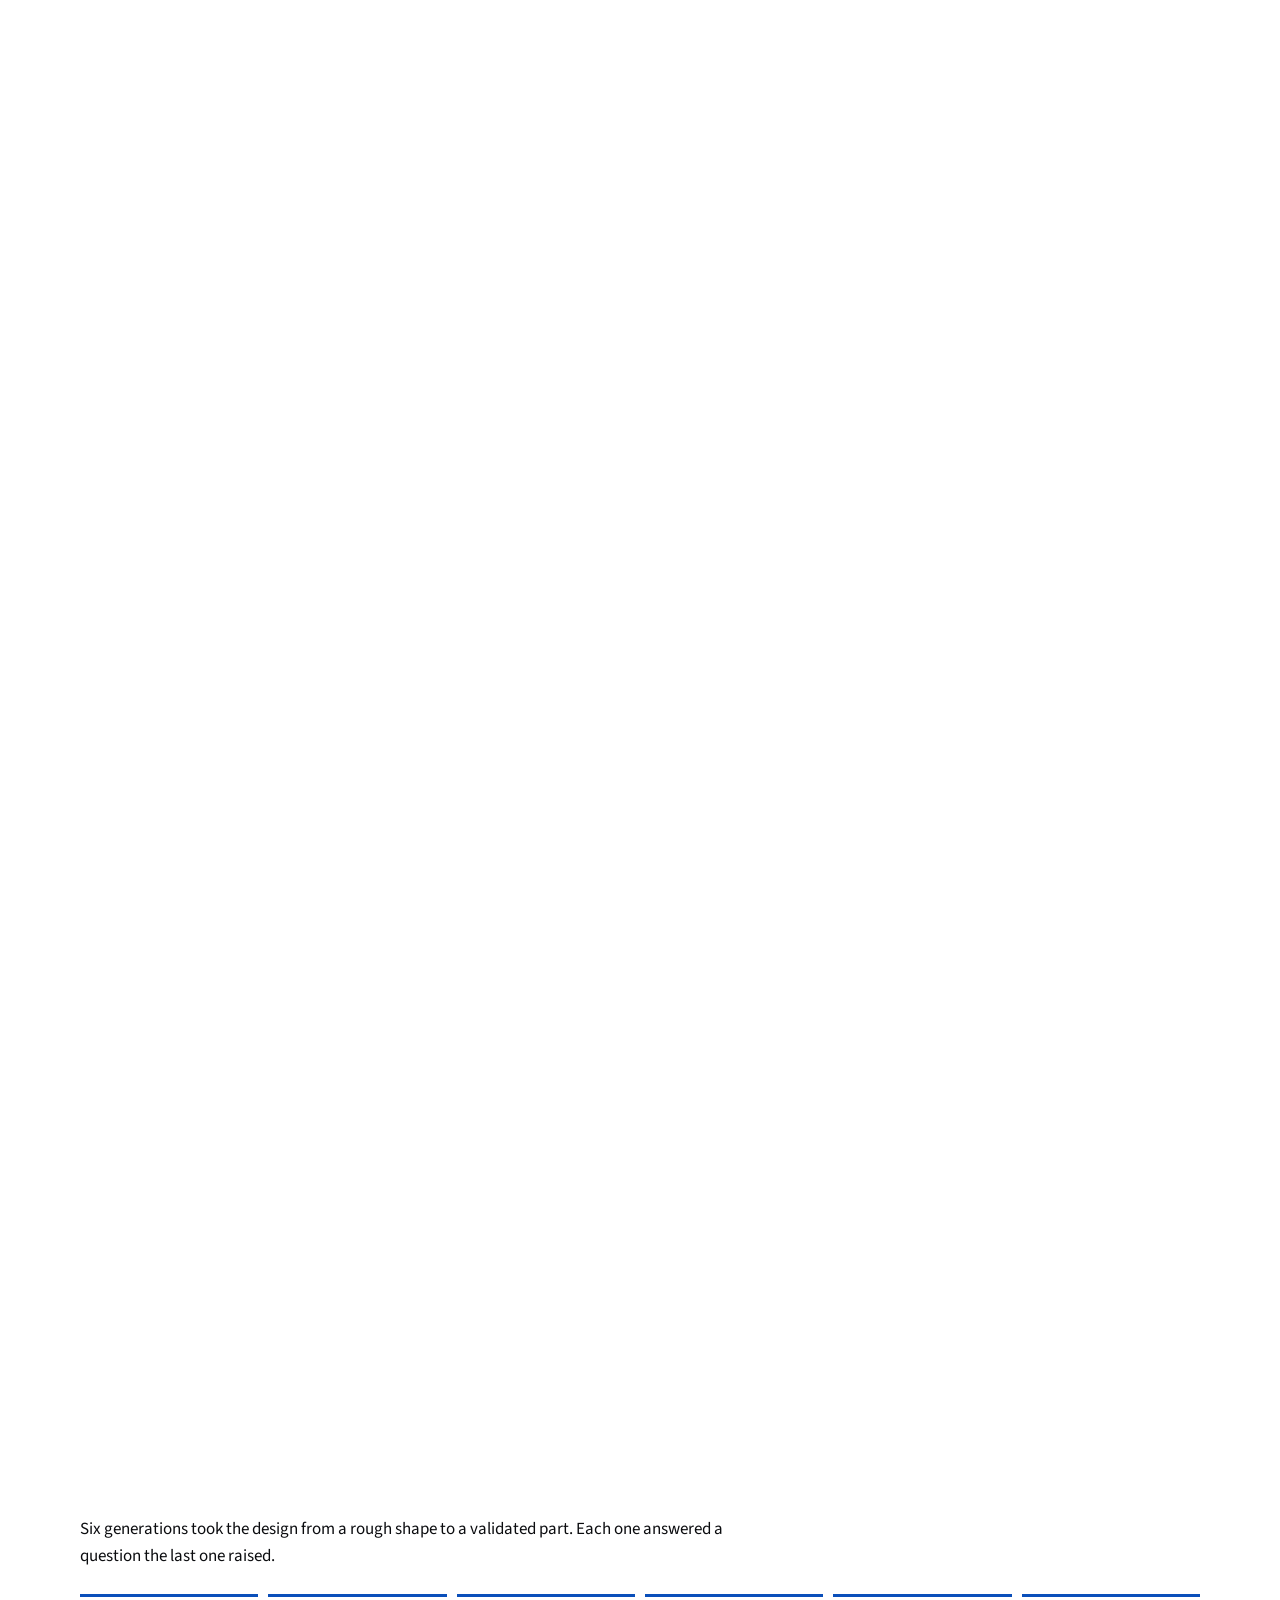
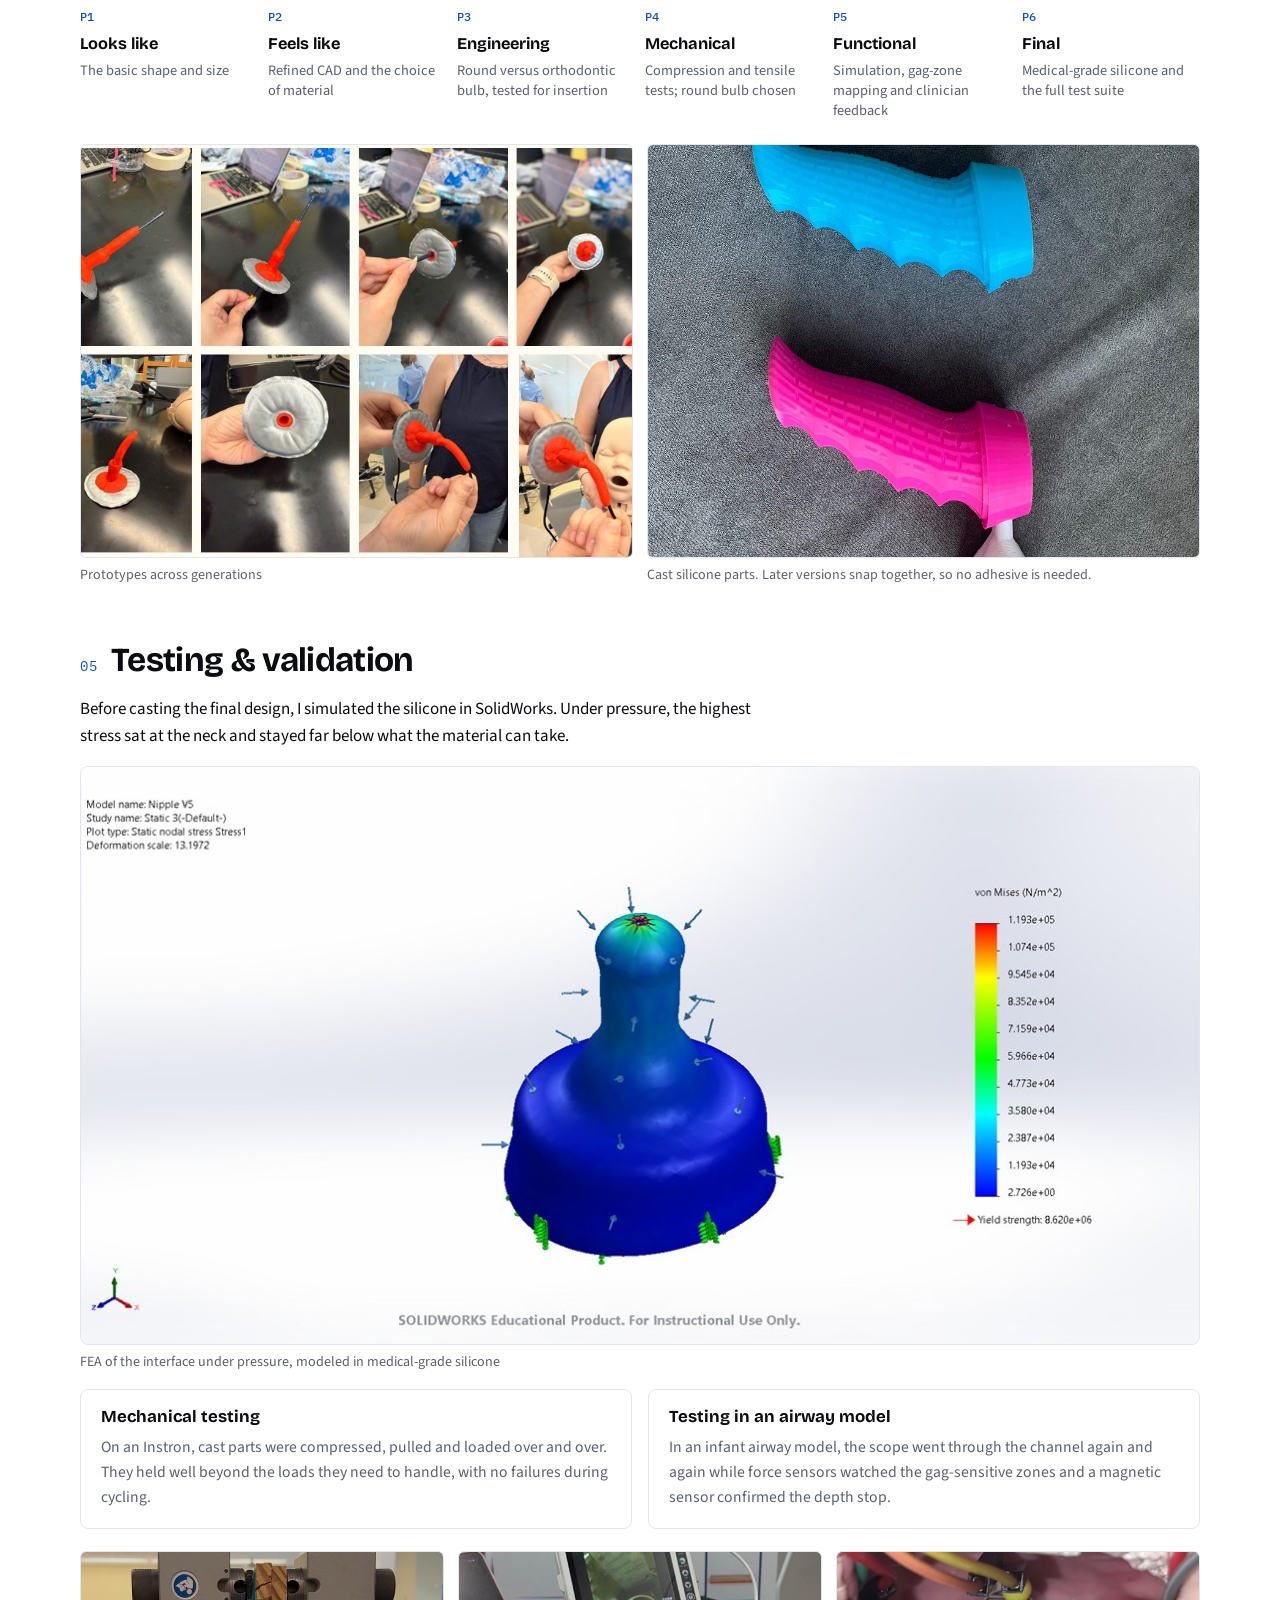
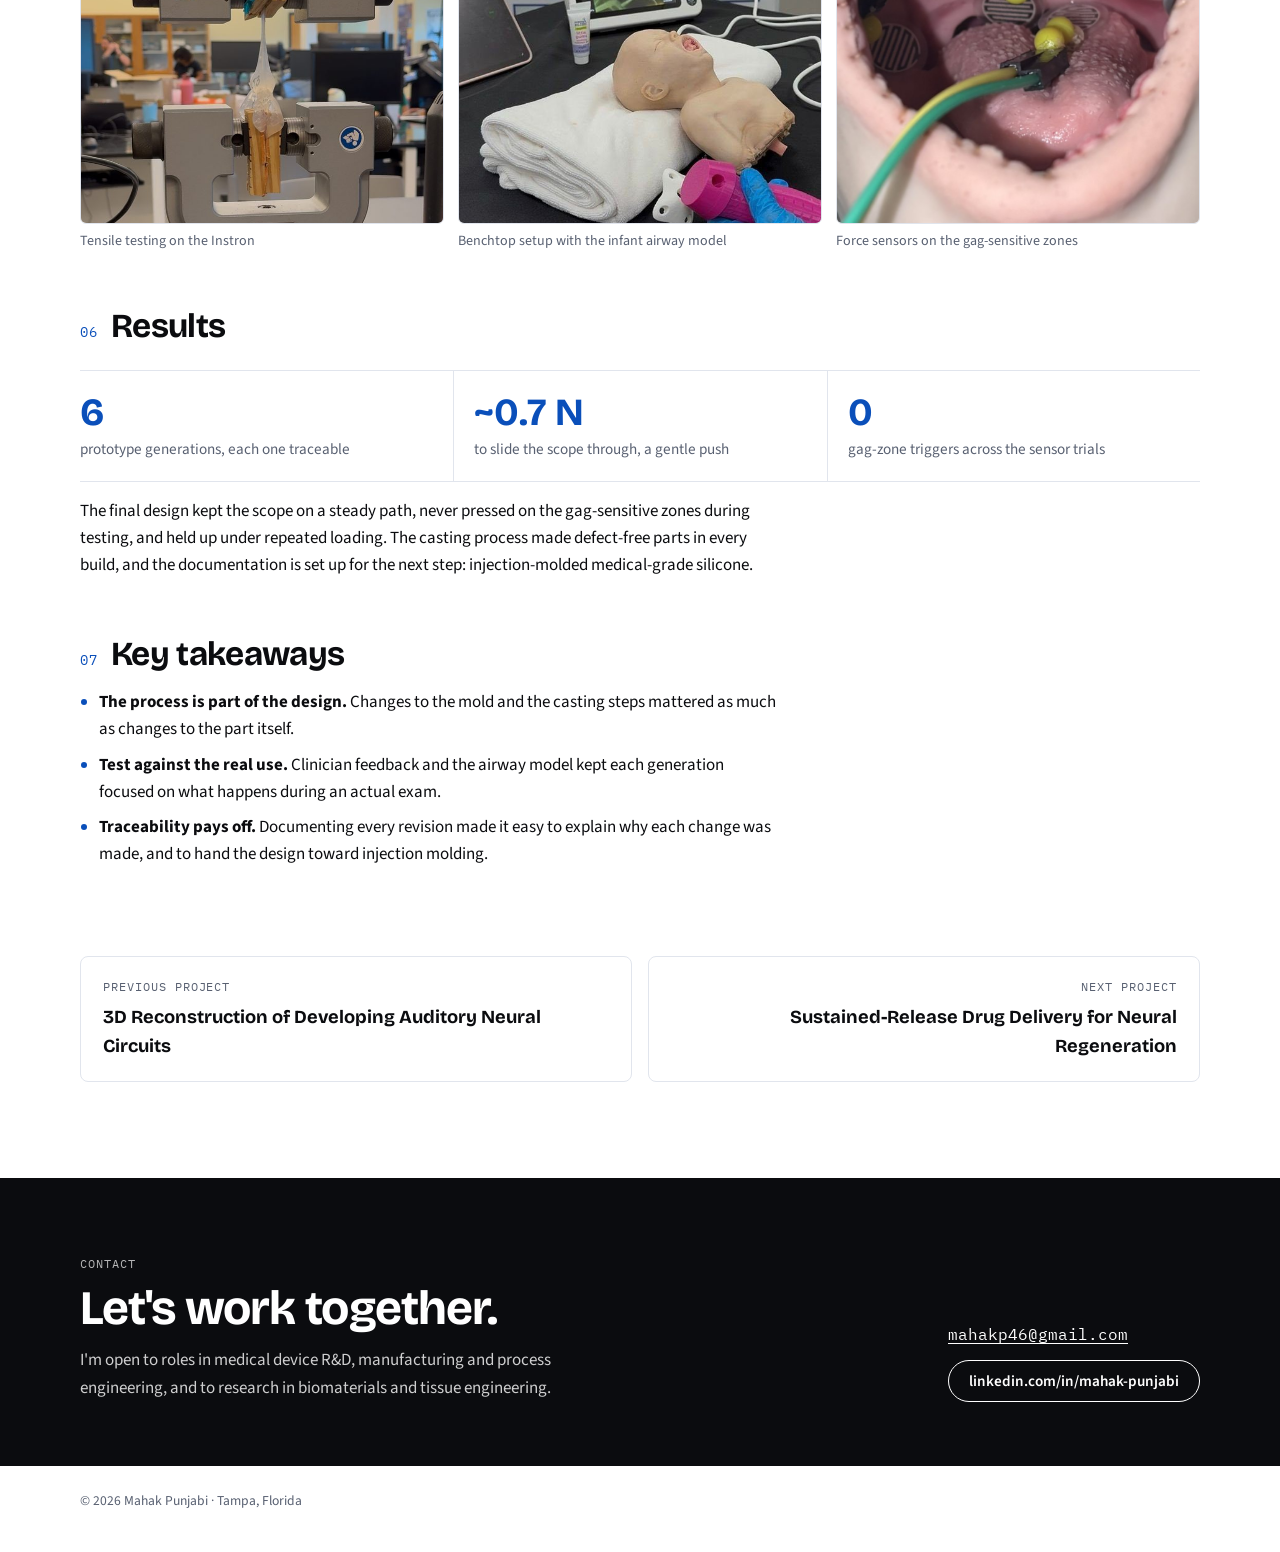
<file: projects/pediatric-oral-interface.html>
<!doctype html>
<html lang="en">
<head>
<meta charset="utf-8">
<meta name="viewport" content="width=device-width, initial-scale=1, viewport-fit=cover">
<title>Infant laryngoscopy interface · Mahak Punjabi</title>
<meta name="description" content="How Mahak Punjabi designed, molded, cast and tested a pacifier-style oral interface for anesthesia-free infant flexible laryngoscopy at EndoTherapeutics.">
<link rel="preconnect" href="https://fonts.googleapis.com">
<link rel="preconnect" href="https://fonts.gstatic.com" crossorigin>
<link rel="stylesheet" href="https://fonts.googleapis.com/css2?family=Bricolage+Grotesque:opsz,wght@12..96,500;12..96,700&family=Source+Sans+3:ital,wght@0,400;0,600;1,400&family=IBM+Plex+Mono:wght@400;500&display=swap">
<link rel="stylesheet" href="../css/site.css">
<script>document.documentElement.classList.add('js');</script>
</head>
<body>

<header class="nav">
  <div class="wrap">
    <a class="brand" href="../">Mahak Punjabi</a>
    <nav aria-label="Sections">
      <ul>
        <li><a href="../#projects" aria-current="page">Projects</a></li>
        <li><a href="../#skills">Skills</a></li>
        <li><a href="../#leadership">Leadership</a></li>
        <li><a href="../#about">About</a></li>
        <li><a href="../#contact">Contact</a></li>
      </ul>
    </nav>
  </div>
</header>

<main class="wrap">
  <header class="cs-head">
    <a class="back" href="../#projects">All projects</a>
    <p class="eyebrow"><span class="kind eng">Engineering</span><span class="label">EndoTherapeutics, Inc. · Manufacturing &amp; product development</span></p>
    <h1>Non-Invasive Oral Interface for Infant Flexible Laryngoscopy</h1>
    <p class="summary">A pacifier-style interface that guides a flexible scope into an infant's airway, so the exam can be done while the baby is awake instead of under anesthesia.</p>
    <dl class="cs-meta">
      <div><dt>Role</dt><dd>Manufacturing intern, through my senior capstone</dd></div>
      <div><dt>Team</dt><dd>Team of 4, with clinical advisors</dd></div>
      <div><dt>When</dt><dd>2025 – 2026</dd></div>
      <div><dt>Tools</dt><dd>SolidWorks, FEA, 3D printing, silicone casting, Instron</dd></div>
    </dl>
  </header>

  <div class="cs-body">
    <section class="cs-sec" aria-labelledby="s-overview">
      <h2 id="s-overview"><span class="n">01</span>Overview</h2>
      <div class="txt">
        <p>This project focused on developing a non-invasive oral interface for anesthesia-free infant flexible laryngoscopy. The goal was to improve scope guidance, oral cavity fit, and safety during pediatric airway evaluation.</p>
        <p>Flexible laryngoscopy lets doctors see inside an infant's airway, for example to diagnose laryngomalacia, a common cause of noisy breathing in babies. Awake infants have strong gag reflexes and can't hold still, so many of these exams are done under general anesthesia, which adds cost, time and risk.</p>
      </div>
    </section>

    <section class="cs-sec" aria-labelledby="s-objective">
      <h2 id="s-objective"><span class="n">02</span>Objective</h2>
      <div class="txt">
        <p>Design something a clinician can place like a pacifier that keeps the scope on a steady path into the airway, stays away from the spots that trigger gagging, and can be made the same way every time.</p>
        <ul class="pill-list" aria-label="Requirements">
          <li>Fits the scope</li><li>Safe depth stop</li><li>Keeps air flowing</li><li>Biocompatible silicone</li><li>Survives repeated use</li><li>Single use, low cost</li>
        </ul>
      </div>
    </section>

    <section class="cs-sec" aria-labelledby="s-role">
      <h2 id="s-role"><span class="n">03</span>My contribution</h2>
      <div class="txt">
        <p>My role included CAD design, prototype refinement, benchtop testing, and design iteration based on clinician feedback. I evaluated scope insertion pathways, structural stability, manufacturability, material behavior, and infant oral cavity fit to support future clinical translation.</p>
        <p>I also developed manufacturing documentation and benchtop test protocols aligned with ISO 13485 and ISO 14971 principles, maintaining traceability across six prototype iterations to support manufacturability and future LSR molding scale-up.</p>
        <p>On the manufacturing side, I designed the 3D-printed molds and developed the silicone casting process shown below.</p>
      </div>
    </section>

    <section class="cs-sec" aria-labelledby="s-design">
      <h2 id="s-design"><span class="n">04</span>Design process</h2>
      <div class="txt">
        <p>Every generation went through the same loop: model it, print a mold, cast it in silicone, and test it. Scroll through one pass.</p>
      </div>
      <div class="scene" id="mold" style="--run:240vh">
        <figure class="scene-fig">
          <svg class="scene-svg" viewBox="0 0 960 420" role="img" aria-labelledby="mold-title mold-desc">
                    <title id="mold-title">From CAD model to tested part</title>
                    <desc id="mold-desc">The oral interface is modeled in CAD, a 3D printer builds a mold around its shape, degassed silicone is injected into the mold by syringe and cured, and the cast part is compressed in a load frame while a monitor plots load against displacement.</desc>
                    <defs>
                      <clipPath id="m-partclip"><path d="M340,218 H544 V176 Q544,170 550,170 H554 Q560,170 560,176 V216 H575.5 A30,30 0 1 1 575.5,244 H560 V284 Q560,290 554,290 H550 Q544,290 544,284 V242 H340 A12,12 0 0 1 340,218 Z"/></clipPath>
                      <clipPath id="m-clip-top"><rect x="290" y="130" width="380" height="100"/></clipPath>
                      <clipPath id="m-clip-bot"><rect x="290" y="230" width="380" height="110"/></clipPath>
                      <clipPath id="m-build"><rect id="m-buildrect" x="290" y="330" width="380" height="0"/></clipPath>
                      <pattern id="m-lines" width="12" height="6" patternUnits="userSpaceOnUse"><path class="m-layer" d="M0,5.5 H12"/></pattern>
                    </defs>

                    <rect class="s-bench" x="0" y="396" width="960" height="12"/>
                    <line class="s-edge" x1="0" y1="396" x2="960" y2="396"/>

                    <g id="m-printer" opacity="0">
                      <rect class="s-part" x="236" y="372" width="488" height="24" rx="4"/>
                      <rect class="s-dark" x="252" y="378" width="54" height="12" rx="2"/>
                      <rect class="s-part" x="248" y="50" width="14" height="322"/>
                      <rect class="s-part" x="698" y="50" width="14" height="322"/>
                      <rect class="s-part" x="236" y="32" width="488" height="20" rx="4"/>
                      <rect class="s-part" x="462" y="342" width="36" height="30"/>
                      <rect class="m-bed" x="280" y="330" width="400" height="12" rx="3"/>
                      <rect id="m-gantry" class="s-part" x="262" y="286" width="436" height="12" rx="3"/>
                      <rect class="s-part" x="712" y="98" width="46" height="8" rx="2"/>
                      <circle class="m-spool" cx="758" cy="102" r="30"/>
                      <g id="m-spokes"><path class="m-spoke" d="M758,90 V78 M768.4,108 L778.8,114 M747.6,108 L737.2,114"/></g>
                      <circle class="s-white" cx="758" cy="102" r="9"/>
                    </g>

                    <g id="m-cad">
                      <rect class="m-win" x="140" y="40" width="680" height="332" rx="10"/>
                      <path class="m-bar" d="M150,41 H810 Q819,41 819,50 V70 H141 V50 Q141,41 150,41 Z"/>
                      <line class="s-thin" x1="140" y1="70" x2="820" y2="70"/>
                      <circle class="m-dot" cx="160" cy="55.5" r="4.5"/><circle class="m-dot" cx="176" cy="55.5" r="4.5"/><circle class="m-dot" cx="192" cy="55.5" r="4.5"/>
                      <text class="s-tag" x="480" y="60" text-anchor="middle">oral-interface.sldprt</text>
                      <path class="m-grid" d="M302,70 V372 M342,70 V372 M382,70 V372 M422,70 V372 M462,70 V372 M502,70 V372 M542,70 V372 M582,70 V372 M622,70 V372 M662,70 V372 M702,70 V372 M742,70 V372 M782,70 V372 M262,110 H820 M262,150 H820 M262,190 H820 M262,230 H820 M262,270 H820 M262,310 H820 M262,350 H820"/>
                      <line class="s-thin" x1="262" y1="70" x2="262" y2="372"/>
                      <g id="m-tree" class="m-tree">
                        <g><rect x="154" y="92" width="9" height="9" rx="2"/><text x="170" y="101">Sketch1</text></g>
                        <g><rect x="154" y="118" width="9" height="9" rx="2"/><text x="170" y="127">Extrude1</text></g>
                        <g><rect x="154" y="144" width="9" height="9" rx="2"/><text x="170" y="153">Revolve1</text></g>
                        <g><rect x="154" y="170" width="9" height="9" rx="2"/><text x="170" y="179">Cut-Channel</text></g>
                        <g><rect x="154" y="196" width="9" height="9" rx="2"/><text x="170" y="205">Fillet1</text></g>
                      </g>
                      <rect class="m-chip" x="648" y="84" width="92" height="26" rx="13"/>
                      <text id="m-rev" class="m-chip-t" x="694" y="101.5" text-anchor="middle">rev P6</text>
                    </g>

                    <g id="m-vac" opacity="0">
                      <path class="s-tube" d="M70,388 H20"/>
                      <rect class="s-part" x="70" y="380" width="170" height="16" rx="3"/>
                      <path class="s-glass" d="M118,330 V376 Q118,380 122,380 H186 Q190,380 190,376 V330"/>
                      <rect id="m-cupsil" class="m-sil" x="120" y="346" width="68" height="33"/>
                      <g id="m-bubbles">
                      <circle class="m-bubble" cx="128.0" cy="370" r="2.2" opacity="0"/>
                      <circle class="m-bubble" cx="136.5" cy="370" r="1.6" opacity="0"/>
                      <circle class="m-bubble" cx="145.0" cy="370" r="2.8" opacity="0"/>
                      <circle class="m-bubble" cx="153.5" cy="370" r="1.8" opacity="0"/>
                      <circle class="m-bubble" cx="162.0" cy="370" r="2.4" opacity="0"/>
                      <circle class="m-bubble" cx="170.5" cy="370" r="1.5" opacity="0"/>
                      <circle class="m-bubble" cx="179.0" cy="370" r="2.6" opacity="0"/>
                      </g>
                      <g id="m-dome">
                        <text class="s-tag" x="155" y="212" text-anchor="middle">vacuum degas</text>
                        <path class="s-glass" d="M84,380 V298 Q84,238 155,238 Q226,238 226,298 V380"/>
                        <path class="s-glass-hi" d="M98,368 V300 Q98,264 124,252"/>
                        <rect class="s-part" x="147" y="226" width="16" height="13" rx="3"/>
                      </g>
                    </g>

                    <g id="m-mold">
                      <g id="m-squash"><g id="m-cast">
                        <g clip-path="url(#m-partclip)"><rect id="m-fill" class="m-sil" x="638" y="164" width="0" height="132"/></g>
                        <g id="m-castdetail" opacity="0">
                          <path class="m-castedge" d="M340,218 H544 V176 Q544,170 550,170 H554 Q560,170 560,176 V216 H575.5 A30,30 0 1 1 575.5,244 H560 V284 Q560,290 554,290 H550 Q544,290 544,284 V242 H340 A12,12 0 0 1 340,218 Z"/>
                          <path class="m-hidden" d="M330,230 H630"/>
                          <path class="m-shine" d="M352,223.5 H536 M581,210 Q590,204 600,204"/>
                        </g>
                      </g></g>
                      <path id="m-part" class="m-cadpart" pathLength="1" d="M340,218 H544 V176 Q544,170 550,170 H554 Q560,170 560,176 V216 H575.5 A30,30 0 1 1 575.5,244 H560 V284 Q560,290 554,290 H550 Q544,290 544,284 V242 H340 A12,12 0 0 1 340,218 Z"/>
                      <path id="m-chan" class="m-hidden" d="M330,230 H630"/>
                      <g id="m-halves" clip-path="url(#m-build)">
                        <g clip-path="url(#m-clip-bot)">
                          <path class="m-pla" fill-rule="evenodd" d="M300,230 H660 V330 H300 Z M340,218 H544 V176 Q544,170 550,170 H554 Q560,170 560,176 V216 H575.5 A30,30 0 1 1 575.5,244 H560 V284 Q560,290 554,290 H550 Q544,290 544,284 V242 H340 A12,12 0 0 1 340,218 Z"/>
                          <path class="m-layers" fill-rule="evenodd" d="M300,230 H660 V330 H300 Z M340,218 H544 V176 Q544,170 550,170 H554 Q560,170 560,176 V216 H575.5 A30,30 0 1 1 575.5,244 H560 V284 Q560,290 554,290 H550 Q544,290 544,284 V242 H340 A12,12 0 0 1 340,218 Z"/>
                        </g>
                        <g id="m-top">
                          <rect id="m-spruefill" class="m-sil" x="597" y="139" width="10" height="0"/>
                          <g clip-path="url(#m-clip-top)">
                            <path class="m-pla" fill-rule="evenodd" d="M300,140 H660 V230 H300 Z M340,218 H544 V176 Q544,170 550,170 H554 Q560,170 560,176 V216 H575.5 A30,30 0 1 1 575.5,244 H560 V284 Q560,290 554,290 H550 Q544,290 544,284 V242 H340 A12,12 0 0 1 340,218 Z M596,139 H608 V201 H596 Z"/>
                            <path class="m-layers" fill-rule="evenodd" d="M300,140 H660 V230 H300 Z M340,218 H544 V176 Q544,170 550,170 H554 Q560,170 560,176 V216 H575.5 A30,30 0 1 1 575.5,244 H560 V284 Q560,290 554,290 H550 Q544,290 544,284 V242 H340 A12,12 0 0 1 340,218 Z M596,139 H608 V201 H596 Z"/>
                          </g>
                        </g>
                      </g>
                      <g id="m-heat" opacity="0"><path class="m-heat" d="M420,132 q-6,-8 0,-16 t0,-16 t0,-16 M480,128 q-6,-8 0,-16 t0,-16 t0,-16 M540,132 q-6,-8 0,-16 t0,-16 t0,-16"/></g>
                      <text id="m-cure" class="m-cure" x="480" y="70" text-anchor="middle" opacity="0">oven cure · 175 °F</text>
                    </g>

                    <g id="m-dim">
                      <path class="m-dim" d="M612,230 L660,182 H740"/>
                      <circle class="m-dim-dot" cx="612" cy="230" r="3"/>
                      <text class="m-dim-t" x="664" y="174">Ø 4.40 mm</text>
                    </g>

                    <g id="m-syr" opacity="0">
                      <g id="m-plunger">
                        <rect class="s-part" x="-3" y="-100" width="6" height="92"/>
                        <rect class="s-btn" x="-13" y="-106" width="26" height="7" rx="3"/>
                        <rect class="s-dark" x="-8" y="-8" width="16" height="8" rx="1"/>
                      </g>
                      <rect id="m-syr-sil" class="m-sil" x="-8" y="-18" width="16" height="0"/>
                      <rect class="s-glass" x="-10" y="-112" width="20" height="94" rx="3"/>
                      <path class="s-thin" d="M-10,-40 H-4 M-10,-60 H-4 M-10,-80 H-4"/>
                      <rect class="s-part" x="-22" y="-116" width="44" height="6" rx="2"/>
                      <path class="s-part" d="M-5,-18 H5 L2,0 H-2 Z"/>
                    </g>

                    <g id="m-printhead" opacity="0">
                      <path id="m-fil" class="m-fil" d="M736,118 C706,150 710,220 670,280"/>
                      <g id="m-head" transform="translate(310 330)">
                        <rect class="s-part" x="-24" y="-50" width="48" height="36" rx="5"/>
                        <circle class="s-knob" cx="0" cy="-32" r="10"/>
                        <path class="s-line" d="M-6,-32 H6 M0,-38 V-26"/>
                        <path class="s-dark" d="M-8,-14 H8 L3,-3 H-3 Z"/>
                        <circle class="m-hot" cx="0" cy="-1.5" r="2.4"/>
                      </g>
                    </g>

                    <g id="m-instron" opacity="0">
                      <rect class="s-part" x="226" y="372" width="288" height="24" rx="4"/>
                      <rect class="s-part" x="246" y="52" width="14" height="320"/>
                      <rect class="s-part" x="480" y="52" width="14" height="320"/>
                      <rect class="s-part" x="230" y="36" width="280" height="20" rx="4"/>
                      <g id="m-xhead" transform="translate(0 70)">
                        <rect class="s-part" x="230" y="-11" width="280" height="22" rx="4"/>
                        <rect class="s-dark" x="352" y="11" width="36" height="22" rx="3"/>
                        <rect class="s-part" x="364" y="33" width="12" height="34"/>
                        <rect class="s-part" x="336" y="67" width="68" height="9" rx="2"/>
                      </g>
                      <rect class="s-part" x="340" y="346" width="60" height="26" rx="3"/>
                      <path class="s-thin" d="M356,346 V372 M384,346 V372"/>
                      <path class="s-cable" d="M514,386 C560,386 590,392 645,392"/>
                    </g>

                    <g id="m-mon" opacity="0">
                      <rect class="s-bezel" x="566" y="148" width="246" height="166" rx="8"/>
                      <rect class="s-screen" x="576" y="158" width="226" height="146" rx="3"/>
                      <rect class="s-part" x="677" y="314" width="24" height="72"/>
                      <rect class="s-part" x="645" y="386" width="88" height="10" rx="3"/>
                      <text class="s-scr-text" x="588" y="176">compression</text>
                      <text id="m-load" class="s-scr-text" x="790" y="176" text-anchor="end">0 N</text>
                      <path class="s-axis" d="M590,186 V290 H792"/>
                      <path id="m-curve" class="s-trace" d="M592,288"/>
                      <circle id="m-chead" class="s-head" cx="592" cy="288" r="3.2" opacity="0"/>
                      <text id="m-ok" class="m-ok" x="598" y="206" opacity="0">✓ passed</text>
                    </g>
                  </svg>
          <figcaption>
            <ol class="scene-track" aria-hidden="true">
              <li class="on">CAD</li>
              <li>3D-printed mold</li>
              <li>Silicone casting</li>
              <li>Testing</li>
            </ol>
            <ol class="scene-steps">
              <li class="on">
                <p class="label">01 · CAD</p>
                <h3>Modeling the interface</h3>
                <p>Each generation starts in SolidWorks: a pacifier-style bulb, a shield with airflow holes, and a handle with a channel sized for the scope.</p>
              </li>
              <li>
                <p class="label">02 · 3D-printed mold</p>
                <h3>Printing the mold</h3>
                <p>From the model I designed molds with the part's shape as the cavity and a port to fill through, then 3D printed them in PLA and ABS.</p>
              </li>
              <li>
                <p class="label">03 · Silicone casting</p>
                <h3>Casting in silicone</h3>
                <p>Two-part platinum-cure silicone is degassed under vacuum to pull out bubbles, injected into the mold by syringe and cured in an oven. Then the mold opens.</p>
              </li>
              <li>
                <p class="label">04 · Testing</p>
                <h3>Testing the part</h3>
                <p>Cast parts are compressed, pulled and cycled on an Instron, then tested in an infant airway model for scope insertion, depth and contact with gag-sensitive areas.</p>
              </li>
            </ol>
          </figcaption>
        </figure>
      </div>
      <div class="txt">
        <p>Six generations took the design from a rough shape to a validated part. Each one answered a question the last one raised.</p>
      </div>
      <ol class="gens" aria-label="Prototype generations">
        <li><b>P1</b><strong>Looks like</strong><span>The basic shape and size</span></li>
        <li><b>P2</b><strong>Feels like</strong><span>Refined CAD and the choice of material</span></li>
        <li><b>P3</b><strong>Engineering</strong><span>Round versus orthodontic bulb, tested for insertion</span></li>
        <li><b>P4</b><strong>Mechanical</strong><span>Compression and tensile tests; round bulb chosen</span></li>
        <li><b>P5</b><strong>Functional</strong><span>Simulation, gag-zone mapping and clinician feedback</span></li>
        <li><b>P6</b><strong>Final</strong><span>Medical-grade silicone and the full test suite</span></li>
      </ol>
      <div class="figs" style="--n:2">
        <figure><img class="cover" src="../img/laryngoscope-iterations.jpg" width="820" height="537" alt="Grid of photos of the silicone interface across prototype generations" loading="lazy"><figcaption>Prototypes across generations</figcaption></figure>
        <figure><img class="cover" src="../img/laryngoscope-prototypes.jpg" width="900" height="1200" alt="Cast silicone handles of the interface in blue and pink" loading="lazy"><figcaption>Cast silicone parts. Later versions snap together, so no adhesive is needed.</figcaption></figure>
      </div>
    </section>

    <section class="cs-sec" aria-labelledby="s-testing">
      <h2 id="s-testing"><span class="n">05</span>Testing &amp; validation</h2>
      <div class="txt">
        <p>Before casting the final design, I simulated the silicone in SolidWorks. Under pressure, the highest stress sat at the neck and stayed far below what the material can take.</p>
      </div>
      <figure class="cs-fig">
        <img src="../img/laryngoscope-fea-pressure.jpg" width="1125" height="581" alt="SolidWorks FEA stress plot of the silicone interface under pressure, with the highest stress near the neck" loading="lazy">
        <figcaption>FEA of the interface under pressure, modeled in medical-grade silicone</figcaption>
      </figure>
      <div class="split">
        <div class="tile">
          <h3>Mechanical testing</h3>
          <p>On an Instron, cast parts were compressed, pulled and loaded over and over. They held well beyond the loads they need to handle, with no failures during cycling.</p>
        </div>
        <div class="tile">
          <h3>Testing in an airway model</h3>
          <p>In an infant airway model, the scope went through the channel again and again while force sensors watched the gag-sensitive zones and a magnetic sensor confirmed the depth stop.</p>
        </div>
      </div>
      <div class="figs" style="--n:3">
        <figure><img class="cover" src="../img/laryngoscope-instron.jpg" width="700" height="1517" alt="Silicone sample clamped in an Instron for tensile testing" loading="lazy"><figcaption>Tensile testing on the Instron</figcaption></figure>
        <figure><img class="cover" src="../img/laryngoscope-benchtop.jpg" width="583" height="577" alt="Infant airway model on the bench with the device and a scope monitor" loading="lazy"><figcaption>Benchtop setup with the infant airway model</figcaption></figure>
        <figure><img class="cover" src="../img/laryngoscope-fsr.jpg" width="960" height="655" alt="Inside the airway model's mouth, with force sensors placed on the palate and tonsil areas" loading="lazy"><figcaption>Force sensors on the gag-sensitive zones</figcaption></figure>
      </div>
    </section>

    <section class="cs-sec" aria-labelledby="s-results">
      <h2 id="s-results"><span class="n">06</span>Results</h2>
      <div class="stats">
        <div><b>6</b><span>prototype generations, each one traceable</span></div>
        <div><b>~0.7 N</b><span>to slide the scope through, a gentle push</span></div>
        <div><b>0</b><span>gag-zone triggers across the sensor trials</span></div>
      </div>
      <div class="txt">
        <p>The final design kept the scope on a steady path, never pressed on the gag-sensitive zones during testing, and held up under repeated loading. The casting process made defect-free parts in every build, and the documentation is set up for the next step: injection-molded medical-grade silicone.</p>
      </div>
    </section>

    <section class="cs-sec" aria-labelledby="s-takeaways">
      <h2 id="s-takeaways"><span class="n">07</span>Key takeaways</h2>
      <div class="txt">
        <ul>
          <li><strong>The process is part of the design.</strong> Changes to the mold and the casting steps mattered as much as changes to the part itself.</li>
          <li><strong>Test against the real use.</strong> Clinician feedback and the airway model kept each generation focused on what happens during an actual exam.</li>
          <li><strong>Traceability pays off.</strong> Documenting every revision made it easy to explain why each change was made, and to hand the design toward injection molding.</li>
        </ul>
      </div>
    </section>
  </div>

  <nav class="cs-next" aria-label="More projects">
    <a href="auditory-circuits.html"><span class="label">Previous project</span><strong>3D Reconstruction of Developing Auditory Neural Circuits</strong></a>
    <a class="next" href="neural-drug-delivery.html"><span class="label">Next project</span><strong>Sustained-Release Drug Delivery for Neural Regeneration</strong></a>
  </nav>
</main>

<div class="contact" id="contact">
  <div class="wrap">
    <div>
      <p class="label">Contact</p>
      <h2 style="margin-top:8px">Let's work together.</h2>
      <p>I'm open to roles in medical device R&amp;D, manufacturing and process engineering, and to research in biomaterials and tissue engineering.</p>
    </div>
    <div class="links">
      <a class="addr" href="mailto:mahakp46@gmail.com" style="color:inherit">mahakp46@gmail.com</a>
      <a class="btn" href="https://www.linkedin.com/in/mahak-punjabi/" target="_blank" rel="noopener">linkedin.com/in/mahak-punjabi</a>
    </div>
  </div>
</div>
<footer class="wrap">© 2026 Mahak Punjabi · Tampa, Florida</footer>
<script src="../js/site.js"></script>
<script src="../js/scene.js"></script>
<script>
/* EndoTherapeutics scene: CAD model, 3D-printed mold, silicone casting, then compression testing. */
(() => {
  const root = document.getElementById('mold');
  if (!root || !window.scrollScene) return;
  const { clamp, seg, ease, lerp, f } = scrollScene.util;
  const q = (id) => document.getElementById(id);
  const op = (el, v) => el.setAttribute('opacity', clamp(v).toFixed(3));
  const bump = (p, a, b, c, d) => seg(p, a, b) * (1 - seg(p, c, d));
  const fract = (t) => t - Math.floor(t);
  const tri = (t) => 1 - Math.abs(1 - 2 * fract(t));
  const cad = q('m-cad'), part = q('m-part'), chan = q('m-chan'), dim = q('m-dim'), rev = q('m-rev');
  const tree = [...q('m-tree').children];
  const printer = q('m-printer'), phead = q('m-printhead'), gantry = q('m-gantry'), head = q('m-head'), fil = q('m-fil'), spokes = q('m-spokes');
  const build = q('m-buildrect'), mold = q('m-mold'), halves = q('m-halves'), topHalf = q('m-top');
  const vac = q('m-vac'), dome = q('m-dome'), cupSil = q('m-cupsil'), bubbles = [...q('m-bubbles').children];
  const syr = q('m-syr'), plunger = q('m-plunger'), syrSil = q('m-syr-sil');
  const sprue = q('m-spruefill'), fill = q('m-fill'), heat = q('m-heat'), cure = q('m-cure');
  const squash = q('m-squash'), cast = q('m-cast'), castDetail = q('m-castdetail');
  const instron = q('m-instron'), xhead = q('m-xhead'), mon = q('m-mon'), curve = q('m-curve'), chead = q('m-chead'), load = q('m-load'), ok = q('m-ok');
  // Load against displacement: soft at first, then stiffening as the silicone compresses.
  const J = (u) => (Math.exp(3 * u) - 1) / (Math.exp(3) - 1);
  const cx = (u) => f(592 + 190 * u), cy = (u) => f(288 - 94 * J(u));

  scrollScene(root, {
    stops: [0, .24, .48, .74, 1],
    // On a phone the camera follows the action: CAD window, printer, casting bench, load frame.
    camera: (p) => f(lerp(lerp(lerp(150, 200, ease(seg(p, .24, .28))), 65, ease(seg(p, .47, .52))), 220, ease(seg(p, .755, .8)))) + ' 0 600 420',
    render(p) {
      // 01 CAD: sketch the profile, extrude it, cut the scope channel and dimension it, while revisions tick from P1 to P6.
      op(cad, 1 - seg(p, .22, .27));
      part.style.strokeDashoffset = 1 - lerp(.04, 1, seg(p, 0, .09));
      part.style.fillOpacity = seg(p, .08, .13) * (1 - seg(p, .26, .32));
      op(chan, bump(p, .14, .17, .25, .29));
      op(dim, bump(p, .16, .19, .22, .26));
      rev.textContent = 'rev P' + (1 + Math.min(5, Math.floor(seg(p, .02, .21) * 6)));
      const k = p < .08 ? 0 : p < .13 ? 1 : p < .15 ? 2 : p < .19 ? 3 : 4;
      tree.forEach((g, i) => g.classList.toggle('on', i === k));

      // 02 Mold: the printer builds the mold up around the part's shape, one layer at a time.
      const pf = bump(p, .25, .29, .45, .49);
      op(printer, pf); op(phead, pf);
      const b = seg(p, .29, .45), layer = 330 - 192 * b;
      if (b < 1) { build.setAttribute('y', f(layer)); build.setAttribute('height', b > 0 ? f(332 - layer) : 0); }
      else { build.setAttribute('y', -600); build.setAttribute('height', 2000); }
      const hx = 310 + 340 * tri(b * 9);
      head.setAttribute('transform', 'translate(' + f(hx) + ' ' + f(layer) + ')');
      gantry.setAttribute('y', f(layer - 44));
      fil.setAttribute('d', 'M736,118 C706,150 ' + f(hx + 40) + ',' + f(layer - 110) + ' ' + f(hx) + ',' + f(layer - 50));
      spokes.setAttribute('transform', 'rotate(' + f(b * 900) + ' 758 102)');
      mold.setAttribute('transform', 'translate(0 ' + f(66 * ease(seg(p, .485, .52))) + ')');

      // 03 Casting: degas the silicone, draw it into a syringe, fill the mold, cure it, open the mold.
      op(vac, bump(p, .49, .53, .74, .77));
      const lift = ease(seg(p, .54, .565));
      dome.setAttribute('transform', 'translate(0 ' + f(-170 * lift) + ')');
      op(dome, 1 - lift);
      const degas = p > .495 && p < .565;
      bubbles.forEach((c, i) => {
        const t = fract(p * 42 + i * .29);
        c.setAttribute('cy', f(377 - 28 * t));
        c.setAttribute('opacity', degas ? (1 - t * t).toFixed(2) : 0);
      });
      const drawn = ease(seg(p, .585, .61)), injected = ease(seg(p, .645, .69));
      const h = 70 * drawn * (1 - injected);
      cupSil.setAttribute('y', f(346 + 10 * drawn)); cupSil.setAttribute('height', f(33 - 10 * drawn));
      syrSil.setAttribute('y', f(-18 - h)); syrSil.setAttribute('height', f(h));
      plunger.setAttribute('transform', 'translate(0 ' + f(-18 - h) + ')');
      const e0 = ease(seg(p, .565, .585)), e1 = ease(seg(p, .61, .625)), e2 = ease(seg(p, .618, .64)), e3 = ease(seg(p, .636, .648)), e4 = ease(seg(p, .69, .71));
      const sx = lerp(154, 602, e2), sy = lerp(300, 366, e0) - 186 * e1 + 25 * e3 - 60 * e4;
      syr.setAttribute('transform', 'translate(' + f(sx) + ' ' + f(sy) + ') scale(.8)');
      op(syr, seg(p, .565, .575) * (1 - e4));
      sprue.setAttribute('height', f(62 * seg(p, .648, .66)));
      const w = 316 * ease(seg(p, .655, .69));
      fill.setAttribute('x', f(638 - w)); fill.setAttribute('width', f(w));
      const hot = bump(p, .69, .7, .715, .73);
      op(heat, hot); op(cure, hot);
      heat.setAttribute('transform', 'translate(0 ' + f(-4 - 4 * Math.sin(p * 420)) + ')');
      const open = ease(seg(p, .72, .75));
      topHalf.setAttribute('transform', 'translate(' + f(-20 * open) + ' ' + f(-150 * open) + ')');
      op(topHalf, 1 - seg(p, .735, .75));
      op(halves, 1 - seg(p, .76, .79));

      // 04 Testing: lift the part out, stand it in the load frame, compress it and plot load against displacement.
      op(castDetail, seg(p, .72, .74));
      op(part, 1 - seg(p, .725, .74));
      const up = ease(seg(p, .745, .775)), mv = ease(seg(p, .775, .83));
      cast.setAttribute('transform', 'translate(' + f(lerp(480, 370, mv)) + ' ' + f(lerp(230 - 60 * up, 210.8, mv)) + ') rotate(' + f(-90 * mv) + ') scale(' + lerp(1, .6, mv).toFixed(3) + ') translate(-480 -230)');
      const inst = seg(p, .78, .82);
      op(instron, inst); op(mon, inst);
      const u = ease(seg(p, .87, .95));
      xhead.setAttribute('transform', 'translate(0 ' + f(lerp(70, 109.6, ease(seg(p, .83, .87))) + 14 * u) + ')');
      squash.setAttribute('transform', 'translate(0 302) scale(1 ' + (1 - 14 / 182.4 * u).toFixed(4) + ') translate(0 -302)');
      let d = 'M592,288';
      for (let i = 1; i / 60 <= u; i++) d += ' L' + cx(i / 60) + ',' + cy(i / 60);
      curve.setAttribute('d', d + ' L' + cx(u) + ',' + cy(u));
      chead.setAttribute('cx', cx(u)); chead.setAttribute('cy', cy(u));
      op(chead, u > 0 && u < 1 ? 1 : 0);
      load.textContent = Math.round(60 * J(u)) + ' N';
      op(ok, seg(p, .95, .98));
    },
  });
})();
</script>
</body>
</html>
</file>
<file: css/site.css>
/* Mahak Punjabi portfolio: black, blue and white. One stylesheet for the homepage and the case studies. */
:root {
  --bg: #ffffff;
  --bg-soft: #f3f5f9;
  --surface: #ffffff;
  --ink: #0b0c0f;
  --muted: #586071;
  --line: #e1e5ed;
  --accent: #0a4fba;
  --accent-fill: #0a4fba;
  --accent-hover: #083d91;
  --accent-soft: #e8f1fc;
  --on-accent: #ffffff;
  --band: #0b0c0f;
  --on-band: #ffffff;
  /* scenes */
  --scene-bg: #f7f9fc;
  --steel: #eaeef4;
  --bench: #dfe5ee;
  --glass: #d6e6ff80;
  --liquid: #7db7f2;
  --glove: #8e7fd3;
  --rod: #c6cfdc;
  --screen: #0a0f1c;
  --scr-grid: #2b3955;
  --bezel: #151b27;
  --trace: #5cc8ff;
  --drug: #e0457b;
  --ion-x: #f0b35a;
  --ion-y: #a98bff;
  --cap: #0a4fba;
  --pla: #86d3c3;
  --cad: #b9c4d8;
  --silicone: #ef5f9c;
  --warm: #f59e0b;
  --fiber: #8fa6cc;
  --glove-far: #6e60b6;
  --box: #d9b98b;
  --ok: #34c77b;
  --alert: #ff5c5c;
  --f-display: "Bricolage Grotesque", "Helvetica Neue", Arial, sans-serif;
  --f-body: "Source Sans 3", "Segoe UI", system-ui, sans-serif;
  --f-mono: "IBM Plex Mono", ui-monospace, Menlo, Consolas, monospace;
  --wrap: 1120px;
  --read: 700px;
  --nav-h: 60px;
}
@media (prefers-color-scheme: dark) {
  :root:not([data-theme="light"]) {
    --bg: #050608; --bg-soft: #0b0d12; --surface: #0e1117; --ink: #f3f5f9; --muted: #9ba3b4;
    --line: #20252f; --accent: #5b9bf8; --accent-fill: #1959c8; --accent-hover: #3b7fe6; --accent-soft: #0f1c33;
    --band: #1959c8; --on-band: #ffffff;
    --scene-bg: #0c0f15; --steel: #191d26; --bench: #1b2029; --glass: #9fc0ff26; --liquid: #3f80d8;
    --glove: #9a8ce0; --rod: #a3afc2; --screen: #04060c; --scr-grid: #24314b; --bezel: #2a3240;
    --drug: #f07aa5; --cap: #3b7fe6; --pla: #2c7a6d; --cad: #46536c; --fiber: #7f95bd;
    --glove-far: #7366c4; --box: #8f7049;
    color-scheme: dark;
  }
}
:root[data-theme="dark"] {
  --bg: #050608; --bg-soft: #0b0d12; --surface: #0e1117; --ink: #f3f5f9; --muted: #9ba3b4;
  --line: #20252f; --accent: #5b9bf8; --accent-fill: #1959c8; --accent-hover: #3b7fe6; --accent-soft: #0f1c33;
  --band: #1959c8; --on-band: #ffffff;
  --scene-bg: #0c0f15; --steel: #191d26; --bench: #1b2029; --glass: #9fc0ff26; --liquid: #3f80d8;
  --glove: #9a8ce0; --rod: #a3afc2; --screen: #04060c; --scr-grid: #24314b; --bezel: #2a3240;
  --drug: #f07aa5; --cap: #3b7fe6; --pla: #2c7a6d; --cad: #46536c; --fiber: #7f95bd;
  --glove-far: #7366c4; --box: #8f7049;
  color-scheme: dark;
}

* { box-sizing: border-box; }
html { scroll-behavior: smooth; scroll-padding-top: calc(var(--nav-h) + 12px); }
@media (prefers-reduced-motion: reduce) { html { scroll-behavior: auto; } }
body {
  margin: 0; background: var(--bg); color: var(--ink);
  font-family: var(--f-body); font-size: 1.0625rem; line-height: 1.6;
  padding-inline: 20px; overflow-wrap: break-word;
}
a { color: var(--accent); text-underline-offset: 3px; }
a:focus-visible, button:focus-visible { outline: 2px solid var(--accent); outline-offset: 3px; border-radius: 3px; }
img { max-width: 100%; height: auto; display: block; }
h1, h2, h3, h4 { font-family: var(--f-display); font-weight: 700; line-height: 1.12; text-wrap: balance; margin: 0; }
p { margin: 0; }
.wrap { max-width: var(--wrap); margin-inline: auto; }
.label {
  font-family: var(--f-mono); font-size: .75rem; letter-spacing: .08em;
  text-transform: uppercase; color: var(--muted);
}
.label.blue { color: var(--accent); }
.nw { white-space: nowrap; }

/* nav */
.nav {
  position: sticky; top: env(safe-area-inset-top, 0px); z-index: 10;
  background: color-mix(in srgb, var(--bg) 86%, transparent);
  backdrop-filter: blur(10px); -webkit-backdrop-filter: blur(10px);
  border-bottom: 1px solid var(--line);
  margin-inline: -20px; padding: 12px 20px;
}
.nav .wrap { display: flex; justify-content: space-between; align-items: center; gap: 10px 20px; flex-wrap: wrap; }
.brand { font-family: var(--f-display); font-weight: 700; font-size: 1.1rem; color: var(--ink); text-decoration: none; display: inline-flex; align-items: center; gap: 10px; }
.brand::before { content: ""; width: 10px; height: 10px; border-radius: 2px; background: var(--accent-fill); }
.nav ul { list-style: none; display: flex; align-items: center; gap: 6px 22px; margin: 0; padding: 0; flex-wrap: wrap; }
.nav ul a { color: var(--ink); text-decoration: none; font-size: .95rem; }
.nav ul a:hover { color: var(--accent); }
.nav ul a[aria-current="page"] { color: var(--accent); }

/* buttons */
.btn {
  display: inline-flex; align-items: center; gap: 8px; padding: 11px 20px;
  border: 1px solid var(--ink); border-radius: 999px; text-decoration: none; color: var(--ink);
  font-weight: 600; font-size: .95rem; line-height: 1.2; background: none; cursor: pointer;
  transition: background-color .2s, color .2s, border-color .2s;
}
.btn:hover { border-color: var(--accent); color: var(--accent); }
.btn.primary { background: var(--accent-fill); border-color: var(--accent-fill); color: var(--on-accent); }
.btn.primary:hover { background: var(--accent-hover); border-color: var(--accent-hover); color: var(--on-accent); }
.arrow::after { content: "→"; transition: transform .2s; }
a:hover .arrow::after, .arrow:hover::after { transform: translateX(3px); }

/* hero */
.hero { display: grid; grid-template-columns: minmax(0, 1fr) 320px; gap: 56px; align-items: center; padding-block: 76px 60px; }
.hero h1 { font-size: clamp(2.8rem, 7vw, 5rem); letter-spacing: -.03em; margin-top: 12px; }
.hero .tagline { font-family: var(--f-display); font-weight: 500; font-size: clamp(1.15rem, 2.3vw, 1.5rem); color: var(--accent); margin-top: 14px; }
.hero .tagline span { color: var(--muted); padding-inline: .35em; font-weight: 400; }
.hero .lede { margin-top: 22px; max-width: 36em; color: var(--muted); font-size: 1.125rem; }
.hero .links { margin-top: 30px; display: flex; flex-wrap: wrap; gap: 12px; }
.portrait { position: relative; margin: 0; }
.portrait img { border-radius: 6px; aspect-ratio: 4 / 5; object-fit: cover; width: 100%; position: relative; z-index: 1; }
.portrait::before {
  content: ""; position: absolute; inset: 18px -18px -18px 18px; border-radius: 6px;
  background: var(--accent-fill);
}

/* moving focus band, then credentials */
.band { margin-inline: -20px; background: var(--accent-fill); color: var(--on-accent); }
.ticker {
  overflow: hidden; padding-block: 20px;
  -webkit-mask-image: linear-gradient(90deg, transparent, #000 6%, #000 94%, transparent);
  mask-image: linear-gradient(90deg, transparent, #000 6%, #000 94%, transparent);
}
.ticker-track { list-style: none; margin: 0; padding: 0; display: flex; width: max-content; animation: ticker 60s linear infinite; }
.ticker-track li {
  display: flex; align-items: center; white-space: nowrap;
  font-family: var(--f-display); font-weight: 500; font-size: clamp(1.25rem, 2.6vw, 1.75rem);
}
.ticker-track li::after { content: ""; flex: none; width: 8px; height: 8px; border-radius: 50%; background: currentColor; opacity: .55; margin-inline: 28px; }
.ticker:hover .ticker-track { animation-play-state: paused; }
@keyframes ticker { to { transform: translateX(-50%); } }
@media (prefers-reduced-motion: reduce) {
  .ticker { -webkit-mask-image: none; mask-image: none; padding-inline: 20px; }
  .ticker-track { animation: none; width: auto; flex-wrap: wrap; row-gap: 6px; }
  .ticker-track li[aria-hidden="true"] { display: none; }
}
.creds { display: grid; grid-template-columns: minmax(0, 1.4fr) minmax(0, 1fr); gap: 32px; align-items: center; padding-block: 24px; border-bottom: 1px solid var(--line); }
.creds .years { font-size: 1.125rem; max-width: 34em; }
.creds .degree { display: grid; gap: 2px; padding-left: 24px; border-left: 2px solid var(--accent-fill); }
.creds .degree span { color: var(--muted); }

/* sections */
section { padding-block: 88px 0; }
.sec-head { display: grid; gap: 10px; margin-bottom: 32px; max-width: 46em; }
.sec-head h2 { font-size: clamp(1.8rem, 4vw, 2.6rem); letter-spacing: -.02em; }
.sec-head p:not(.label) { color: var(--muted); font-size: 1.075rem; }

/* project order toggle */
.proj-bar { display: flex; justify-content: space-between; align-items: end; gap: 20px; flex-wrap: wrap; margin-bottom: 28px; }
.proj-bar .sec-head { margin-bottom: 0; }
.view { display: grid; gap: 8px; justify-items: start; }
.seg { display: inline-flex; padding: 4px; border-radius: 999px; background: var(--bg-soft); border: 1px solid var(--line); }
.seg button {
  font: 600 .9rem/1.2 var(--f-body); color: var(--muted); background: none; border: 0;
  padding: 9px 16px; border-radius: 999px; cursor: pointer; transition: background-color .25s, color .25s;
}
.seg button[aria-pressed="true"] { background: var(--ink); color: var(--bg); }
.seg button:not([aria-pressed="true"]):hover { color: var(--ink); }

/* project cards */
.cards { display: grid; grid-template-columns: repeat(3, minmax(0, 1fr)); gap: 22px; }
.card {
  position: relative; display: grid; grid-template-rows: auto 1fr; border: 1px solid var(--line);
  border-radius: 8px; overflow: hidden; background: var(--surface);
  transition: transform .3s, box-shadow .3s, border-color .3s;
}
.card:hover { transform: translateY(-4px); border-color: color-mix(in srgb, var(--accent) 45%, var(--line)); box-shadow: 0 18px 40px -24px color-mix(in srgb, var(--accent) 55%, transparent); }
.card .pic { aspect-ratio: 16 / 10; overflow: hidden; background: var(--bg-soft); border-bottom: 1px solid var(--line); }
.card .pic img { width: 100%; height: 100%; object-fit: cover; transition: transform .5s; }
.card:hover .pic img { transform: scale(1.04); }
.card .txt { display: grid; gap: 8px; align-content: start; padding: 18px 20px 22px; }
.card .meta { display: flex; justify-content: space-between; gap: 10px; }
.card .num { font-family: var(--f-mono); font-size: .75rem; color: var(--accent); }
.card h3 { font-size: 1.22rem; line-height: 1.2; }
.card h3 a { color: inherit; text-decoration: none; }
.card h3 a::after { content: ""; position: absolute; inset: 0; }
.card p.story { color: var(--muted); font-size: .98rem; }
.card .more { margin-top: 6px; font-weight: 600; font-size: .92rem; color: var(--accent); display: inline-flex; gap: 6px; }
.kind { font-family: var(--f-mono); font-size: .7rem; letter-spacing: .08em; text-transform: uppercase; padding: 3px 8px; border-radius: 3px; background: var(--accent-soft); color: var(--accent); }
.kind.eng { background: var(--ink); color: var(--bg); }
.also { margin-top: 40px; display: grid; grid-template-columns: repeat(3, minmax(0, 1fr)); gap: 0; border-top: 1px solid var(--line); }
.also article { padding: 20px 20px 4px 0; display: grid; gap: 6px; align-content: start; }
.also article + article { padding-left: 20px; border-left: 1px solid var(--line); }
.also h3 { font-size: 1.05rem; }
.also p { color: var(--muted); font-size: .95rem; }

/* skills */
.skill-table { width: 100%; border-collapse: collapse; font-size: 1rem; }
.skill-table th, .skill-table td { text-align: left; vertical-align: top; padding: 16px 18px 16px 0; border-top: 1px solid var(--line); }
.skill-table thead th { font-family: var(--f-mono); font-size: .72rem; font-weight: 400; letter-spacing: .08em; text-transform: uppercase; color: var(--muted); border-top: 0; padding-block: 0 10px; }
.skill-table tbody th { font-family: var(--f-display); font-size: 1.08rem; font-weight: 700; width: 24%; }
.skill-table td.where { width: 26%; font-size: .95rem; }
.skill-table td.where a { display: inline-block; margin: 0 10px 2px 0; }
.skill-table tbody tr { transition: background-color .2s; }
.skill-table tbody tr:hover { background: var(--bg-soft); }

/* leadership */
.lead-grid { display: grid; grid-template-columns: repeat(3, minmax(0, 1fr)); gap: 22px; }
.lead-grid article { border-top: 3px solid var(--accent-fill); padding-top: 18px; display: grid; gap: 8px; align-content: start; }
.lead-grid h3 { font-size: 1.15rem; }
.lead-grid .org { color: var(--accent); font-weight: 600; }
.lead-grid p { color: var(--muted); }
.talks { margin-top: 36px; display: grid; gap: 0; list-style: none; padding: 0; }
.talks li { display: grid; grid-template-columns: 90px minmax(0, 1fr); gap: 18px; padding-block: 14px; border-top: 1px solid var(--line); }
.talks .yr { font-family: var(--f-mono); font-size: .85rem; color: var(--muted); padding-top: 2px; }
.talks span { color: var(--muted); font-size: .95rem; display: block; }

/* about */
.about { display: grid; grid-template-columns: minmax(0, 1.15fr) minmax(0, 1fr); gap: 56px; }
.about .intro { display: grid; gap: 16px; align-content: start; font-size: 1.1rem; }
.facts { display: grid; gap: 0; margin: 0; }
.facts div { display: grid; grid-template-columns: 130px minmax(0, 1fr); gap: 16px; padding-block: 14px; border-top: 1px solid var(--line); }
.facts dt { font-family: var(--f-mono); font-size: .75rem; letter-spacing: .08em; text-transform: uppercase; color: var(--muted); padding-top: 3px; }
.facts dd { margin: 0; }
.facts dd span { color: var(--muted); display: block; font-size: .95rem; }

/* contact band */
.contact { margin: 96px -20px 0; padding: 64px 20px; background: var(--band); color: var(--on-band); }
.contact .wrap { display: grid; grid-template-columns: minmax(0, 1fr) auto; gap: 32px; align-items: end; }
.contact h2 { font-size: clamp(1.9rem, 4.4vw, 3rem); letter-spacing: -.02em; }
.contact p { opacity: .8; margin-top: 12px; max-width: 32em; }
.contact .label { color: inherit; opacity: .7; }
.contact .links { display: grid; gap: 12px; justify-items: start; }
.contact .addr { font-family: var(--f-mono); font-size: 1rem; user-select: all; }
.contact .btn { border-color: currentColor; color: inherit; }
.contact .btn:hover { background: var(--on-band); color: var(--band); border-color: var(--on-band); }
footer { padding-block: 24px 40px; color: var(--muted); font-size: .85rem; }

/* scroll-in reveal (only when JS runs) */
.js .reveal { opacity: 0; transform: translateY(18px); transition: opacity .7s ease, transform .7s ease; }
.js .reveal.in { opacity: 1; transform: none; }
@media (prefers-reduced-motion: reduce) { .js .reveal { opacity: 1; transform: none; transition: none; } }

/* ---------- case study pages ---------- */
.cs-head { padding-block: 56px 32px; display: grid; gap: 14px; }
.back { font-size: .95rem; text-decoration: none; display: inline-flex; gap: 6px; width: fit-content; }
.back::before { content: "←"; }
.cs-head .eyebrow { display: flex; flex-wrap: wrap; align-items: center; gap: 10px; }
.cs-head h1 { font-size: clamp(2.1rem, 5.4vw, 3.6rem); letter-spacing: -.025em; max-width: 20ch; }
.cs-head .summary { font-size: clamp(1.1rem, 2vw, 1.3rem); color: var(--muted); max-width: 40em; }
.cs-meta { display: grid; grid-template-columns: repeat(4, minmax(0, 1fr)); gap: 0; margin: 18px 0 0; border-top: 1px solid var(--line); }
.cs-meta div { padding: 14px 16px 0 0; display: grid; gap: 4px; align-content: start; }
.cs-meta dt { font-family: var(--f-mono); font-size: .72rem; letter-spacing: .08em; text-transform: uppercase; color: var(--muted); }
.cs-meta dd { margin: 0; font-size: .98rem; }
.cs-hero { margin: 8px 0 0; }
.cs-hero img { width: 100%; border-radius: 8px; border: 1px solid var(--line); }
.cs-fig { margin: 0; }
.cs-fig > img { width: 100%; border-radius: 8px; border: 1px solid var(--line); }
.cs-hero figcaption, .figs figcaption, .cs-fig figcaption { font-size: .88rem; color: var(--muted); margin-top: 8px; line-height: 1.4; max-width: var(--read); }
.note { margin-top: 18px; padding: 14px 18px; border-left: 3px solid var(--accent-fill); background: var(--accent-soft); font-size: .98rem; max-width: var(--read); }
.cs-body { display: grid; gap: 0; }
.cs-sec { padding-block: 56px 0; display: grid; gap: 16px; }
.cs-sec > .txt { max-width: var(--read); display: grid; gap: 14px; }
.cs-sec h2 { font-size: clamp(1.5rem, 3.2vw, 2.1rem); letter-spacing: -.02em; display: flex; align-items: baseline; gap: 14px; }
.cs-sec h2 .n { font-family: var(--f-mono); font-size: .85rem; font-weight: 400; color: var(--accent); letter-spacing: .04em; }
.cs-sec ul { margin: 0; padding-left: 1.1em; display: grid; gap: 8px; }
.cs-sec li::marker { color: var(--accent); }
.figs { display: grid; gap: 14px; grid-template-columns: repeat(var(--n, 2), minmax(0, 1fr)); align-items: start; margin-top: 6px; }
.figs figure { margin: 0; }
.figs img { width: 100%; border-radius: 6px; border: 1px solid var(--line); background: var(--bg-soft); }
.figs img.cover { aspect-ratio: 4 / 3; object-fit: cover; }
.figs img.white { background: #fff; }
.figs img.fit { object-fit: contain; }
.cs-sec > .txt h3 { font-size: 1.15rem; margin-top: 10px; }
.stats { display: grid; grid-template-columns: repeat(3, minmax(0, 1fr)); gap: 0; border-block: 1px solid var(--line); margin-top: 8px; }
.stats div { padding: 20px 20px 20px 0; display: grid; gap: 4px; }
.stats div + div { padding-left: 20px; border-left: 1px solid var(--line); }
.stats b { font-family: var(--f-display); font-size: clamp(1.7rem, 4vw, 2.4rem); line-height: 1.1; color: var(--accent); }
.stats span { color: var(--muted); font-size: .95rem; }
.stats.two { grid-template-columns: repeat(2, minmax(0, 1fr)); }
.pill-list { display: flex; flex-wrap: wrap; gap: 8px; list-style: none; padding: 0; margin: 0; }
.pill-list li { font-family: var(--f-mono); font-size: .78rem; padding: 5px 10px; border-radius: 999px; border: 1px solid var(--line); }
.gens { list-style: none; padding: 0; margin: 8px 0 0; display: grid; grid-template-columns: repeat(6, minmax(0, 1fr)); gap: 10px; counter-reset: gen; }
.gens li { border-top: 3px solid var(--line); padding-top: 10px; display: grid; gap: 4px; align-content: start; transition: border-color .4s; }
.gens li.in { border-color: var(--accent-fill); }
.gens b { font-family: var(--f-mono); font-size: .78rem; color: var(--accent); font-weight: 500; }
.gens strong { font-family: var(--f-display); font-size: 1.02rem; }
.gens span { color: var(--muted); font-size: .9rem; line-height: 1.4; }
.split { display: grid; grid-template-columns: minmax(0, 1fr) minmax(0, 1fr); gap: 16px; }
.split .tile { border: 1px solid var(--line); border-radius: 8px; padding: 18px 20px; display: grid; gap: 8px; align-content: start; background: var(--surface); }
.split .tile h3 { font-size: 1.05rem; }
.split .tile p { color: var(--muted); font-size: .98rem; }
.split .tile.prop { border-style: dashed; border-color: var(--accent); }
.cs-next { margin-top: 88px; display: grid; grid-template-columns: minmax(0, 1fr) minmax(0, 1fr); gap: 16px; }
.cs-next a { display: grid; gap: 6px; padding: 20px 22px; border: 1px solid var(--line); border-radius: 8px; text-decoration: none; color: var(--ink); transition: border-color .2s, transform .2s; }
.cs-next a:hover { border-color: var(--accent); transform: translateY(-2px); }
.cs-next a.next { text-align: right; }
.cs-next strong { font-family: var(--f-display); font-size: 1.15rem; }

/* ---------- scroll scenes ---------- */
.scene { margin-top: 18px; }
.scene-fig { margin: 0; }
.scene-svg {
  display: block; width: 100%; height: auto; max-height: 54vh;
  background: var(--scene-bg); border: 1px solid var(--line); border-radius: 8px;
}
.scene-track { display: none; }
.scene-steps { list-style: none; margin: 16px 0 0; padding: 0; display: grid; gap: 18px; max-width: 44em; }
.scene-steps h3 { margin: 4px 0 4px; font-size: 1.15rem; line-height: 1.25; }
.scene.live::after { content: ""; display: block; height: var(--run, 170vh); }
.scene.live .scene-fig {
  position: sticky; z-index: 2; background: var(--bg); padding-block: 14px 16px;
  top: max(var(--nav-h), calc((100vh + var(--nav-h) - var(--scene-fig-h, 0px)) / 2));
  top: max(var(--nav-h), calc((100svh + var(--nav-h) - var(--scene-fig-h, 0px)) / 2));
}
.scene.live .scene-track {
  list-style: none; margin: 12px 0 0; padding: 0;
  display: grid; grid-template-columns: repeat(var(--steps, 3), minmax(0, 1fr)); gap: 10px;
}
.scene-track li {
  position: relative; border-top: 2px solid var(--line); padding-top: 6px;
  font-family: var(--f-mono); font-size: .72rem; letter-spacing: .06em; text-transform: uppercase;
  color: var(--muted); transition: color .3s;
}
.scene-track li::before {
  content: ""; position: absolute; left: 0; top: -2px; height: 2px;
  width: calc(var(--fill, 0) * 100%); background: var(--accent-fill);
}
.scene-track li.on { color: var(--accent); }
.scene.live .scene-steps { gap: 0; margin-top: 12px; }
.scene.live .scene-steps li { grid-area: 1 / 1; opacity: 0; transform: translateY(6px); transition: opacity .35s, transform .35s; }
.scene.live .scene-steps li.on { opacity: 1; transform: none; }
.scene.live .scene-steps .label { display: none; }
@media (max-height: 560px) { .scene-svg { max-height: 40vh; } }

/* drawing vocabulary, shared by the scenes and diagrams */
.s-bench { fill: var(--bench); }
.s-edge { stroke: var(--ink); stroke-width: 2; }
.s-part { fill: var(--steel); stroke: var(--ink); stroke-width: 2; stroke-linejoin: round; }
.s-line { fill: none; stroke: var(--ink); stroke-width: 2; stroke-linecap: round; stroke-linejoin: round; }
.s-thin { fill: none; stroke: var(--ink); stroke-width: 1.2; }
.s-glass { fill: var(--glass); stroke: var(--ink); stroke-width: 2; stroke-linejoin: round; }
.s-glass-hi { fill: none; stroke: var(--surface); stroke-width: 2.5; stroke-linecap: round; opacity: .8; }
.s-liquid { fill: var(--liquid); }
.s-meniscus, .s-drop { fill: var(--liquid); stroke: var(--ink); stroke-width: 1; }
.s-cap { fill: var(--cap); stroke: var(--ink); stroke-width: 2; }
.s-ridge { stroke: var(--ink); stroke-width: 1.3; opacity: .4; }
.s-cap-top, .s-white { fill: var(--surface); stroke: var(--ink); stroke-width: 1.5; }
.s-glove { fill: var(--glove); stroke: var(--ink); stroke-width: 2; stroke-linejoin: round; }
.s-thumb-o { fill: none; stroke: var(--ink); stroke-width: 21; stroke-linecap: round; }
.s-thumb { fill: none; stroke: var(--glove); stroke-width: 17; stroke-linecap: round; }
.s-btn { fill: var(--accent-fill); stroke: var(--ink); stroke-width: 2; }
.s-dark { fill: var(--screen); stroke: var(--ink); stroke-width: 2; }
.s-slot { fill: var(--screen); }
.s-knob { fill: var(--surface); stroke: var(--ink); stroke-width: 2; }
.s-rod { fill: var(--rod); }
.s-rod-line { fill: none; stroke: var(--rod); stroke-width: 6; stroke-linecap: round; }
.s-tag { font-family: var(--f-mono); font-size: 13px; fill: var(--muted); }
.s-led { fill: var(--line); stroke: var(--ink); stroke-width: 1.5; }
.s-led.on { fill: var(--trace); animation: s-blink 1.1s ease-in-out infinite; }
.s-tube { fill: none; stroke: var(--muted); stroke-width: 3; }
.s-flow { fill: none; stroke: var(--trace); stroke-width: 3; stroke-dasharray: 5 9; opacity: 0; transition: opacity .3s; }
.s-flow.on { opacity: 1; animation: s-flow .8s linear infinite; }
.s-column { fill: var(--rod); transition: fill .4s; }
.s-column.on { fill: var(--trace); }
.s-band { fill: var(--drug); opacity: 0; }
.s-column.on + g .s-band { opacity: 1; animation: s-band 1.4s linear infinite; }
.s-det.hit { fill: var(--trace); }
.ion-t { fill: var(--drug); }
.ion-x { fill: var(--ion-x); }
.ion-y { fill: var(--ion-y); }
.ion-f { fill: var(--trace); }
.s-bezel { fill: var(--bezel); }
.s-screen { fill: var(--screen); }
.s-scr-text { font-family: var(--f-mono); font-size: 11px; fill: var(--trace); }
.s-axis { fill: none; stroke: var(--scr-grid); stroke-width: 1.5; }
.s-trace { fill: none; stroke: var(--trace); stroke-width: 2.2; stroke-linejoin: round; }
.s-head { fill: var(--trace); }
.s-area { fill: var(--trace); opacity: 0; }
.s-marks line { stroke: var(--drug); stroke-width: 2; }
.s-cable { fill: none; stroke: var(--muted); stroke-width: 3; }
.s-pulse { fill: none; stroke: var(--trace); stroke-width: 4; stroke-linecap: round; opacity: 0; }
@keyframes s-flow { to { stroke-dashoffset: -28; } }
@keyframes s-blink { 50% { opacity: .35; } }
@keyframes s-band { to { transform: translateX(84px); } }
@media (prefers-reduced-motion: reduce) {
  .s-led.on, .s-flow.on, .s-column.on + g .s-band { animation: none; }
}

/* mold scene: CAD window, printer, casting and load frame */
.m-win { fill: var(--surface); stroke: var(--ink); stroke-width: 2; }
.m-bar { fill: var(--steel); }
.m-dot { fill: var(--line); stroke: var(--ink); stroke-width: 1; }
.m-grid { fill: none; stroke: var(--line); stroke-width: 1; }
.m-tree text { font-family: var(--f-mono); font-size: 11px; fill: var(--muted); }
.m-tree rect { fill: none; stroke: var(--muted); stroke-width: 1.2; }
.m-tree .on text { fill: var(--accent); }
.m-tree .on rect { fill: var(--accent-fill); stroke: var(--accent-fill); }
.m-chip { fill: var(--accent-soft); stroke: var(--accent); stroke-width: 1.5; }
.m-chip-t, .m-dim-t { font-family: var(--f-mono); font-size: 12px; fill: var(--accent); }
.m-dim-t { font-size: 13px; }
.m-dim { fill: none; stroke: var(--accent); stroke-width: 1.5; }
.m-dim-dot { fill: var(--accent); }
.m-cadpart { fill: var(--cad); stroke: var(--ink); stroke-width: 2; stroke-linejoin: round; stroke-dasharray: 1 1; }
.m-hidden { fill: none; stroke: var(--ink); stroke-width: 1.5; stroke-dasharray: 7 5; }
.m-pla { fill: var(--pla); stroke: var(--ink); stroke-width: 2; stroke-linejoin: round; }
.m-layers { fill: url(#m-lines); }
.m-layer { stroke: var(--ink); stroke-width: 1; opacity: .16; }
.m-bed { fill: var(--bezel); }
.m-spool { fill: var(--pla); stroke: var(--ink); stroke-width: 2; }
.m-spoke { fill: none; stroke: var(--ink); stroke-width: 2; stroke-linecap: round; opacity: .45; }
.m-fil { fill: none; stroke: var(--pla); stroke-width: 3; stroke-linecap: round; }
.m-hot { fill: var(--warm); }
.m-sil { fill: var(--silicone); }
.m-castedge { fill: none; stroke: var(--ink); stroke-width: 2; stroke-linejoin: round; }
.m-shine { fill: none; stroke: #fff; stroke-width: 2.5; stroke-linecap: round; opacity: .45; }
.m-bubble { fill: #fff; fill-opacity: .55; stroke: #fff; stroke-width: 1; }
.m-heat { fill: none; stroke: var(--warm); stroke-width: 3; stroke-linecap: round; }
.m-cure { font-family: var(--f-mono); font-size: 13px; fill: var(--warm); }
.m-ok { font-family: var(--f-mono); font-size: 12px; fill: var(--trace); }

/* electrospinning scene: solution, spinning rig, fiber mesh and characterization tiles */
.es-glassfill { fill: var(--glass); }
.es-sol { fill: var(--liquid); }
.es-pellet { fill: var(--surface); stroke: var(--ink); stroke-width: 1.2; }
.es-needle { fill: var(--rod); stroke: var(--ink); stroke-width: 1; }
.es-wire { fill: none; stroke: var(--warm); stroke-width: 2.5; stroke-linecap: round; }
.es-jet { fill: none; stroke: var(--trace); stroke-width: 1.6; stroke-linejoin: round; }
.es-env { fill: none; stroke: var(--trace); stroke-width: 1; stroke-dasharray: 3 5; stroke-opacity: .4; }
.es-layer { fill: none; stroke: var(--fiber); }
.es-sem-bg { fill: #1a1f28; }
.es-f { fill: none; stroke: #dfe5ef; stroke-linecap: round; }
.es-ring { fill: none; stroke: var(--ink); stroke-width: 2; }
.es-call { fill: none; stroke: var(--accent); stroke-width: 1.5; stroke-linecap: round; }
.es-call-t { font-family: var(--f-mono); font-size: 13px; fill: var(--accent); }
.es-tile { fill: var(--surface); stroke: var(--line); stroke-width: 1.5; transition: stroke .3s; }
.es-tt { font-family: var(--f-display); font-size: 16px; font-weight: 700; fill: var(--ink); transition: fill .3s; }
.es-st { font-family: var(--f-mono); font-size: 11px; fill: var(--muted); }
.on > .es-tile { stroke: var(--accent-fill); stroke-width: 2; }
.on > .es-tt { fill: var(--accent); }
.es-ax { fill: none; stroke: var(--muted); stroke-width: 1.2; }
.es-spec { fill: none; stroke: var(--accent); stroke-width: 2; stroke-linejoin: round; stroke-dasharray: 1 1; }
.es-surf { fill: var(--fiber); stroke: var(--ink); stroke-width: 1.5; stroke-linejoin: round; }
.es-cant { fill: var(--rod); stroke: var(--ink); stroke-width: 1.5; stroke-linejoin: round; }
.es-laser { fill: none; stroke: var(--drug); stroke-width: 1.2; stroke-opacity: .85; }
.es-band { fill: var(--fiber); fill-opacity: .6; }
.es-drop { fill: var(--liquid); stroke: var(--ink); stroke-width: 1.5; }
.es-mat { fill: var(--fiber); fill-opacity: .55; stroke: var(--ink); stroke-width: 1.5; }
.es-hatch { fill: none; stroke: var(--ink); stroke-width: .8; stroke-opacity: .3; }
.es-arr { fill: none; stroke: var(--accent); stroke-width: 2; stroke-linecap: round; stroke-linejoin: round; }

/* lifting scene: the wearer and their sensors, the live monitor, and the plot of sorted trials */
.lf-o { fill: none; stroke: var(--ink); stroke-linecap: round; stroke-linejoin: round; }
.lf-f { fill: none; stroke: var(--glove); stroke-linecap: round; stroke-linejoin: round; }
.lf-far .lf-f { stroke: var(--glove-far); }
.lf-hand, .lf-head { fill: var(--glove); stroke: var(--ink); stroke-width: 2; }
.lf-far .lf-hand { fill: var(--glove-far); }
.lf-eye { fill: var(--ink); }
.lf-box { fill: var(--box); stroke: var(--ink); stroke-width: 2; stroke-linejoin: round; }
.lf-seam { stroke: var(--ink); stroke-width: 1.2; stroke-opacity: .35; }
.lf-slot { fill: var(--ink); fill-opacity: .55; }
.lf-strap { stroke: var(--bezel); }
.lf-flex { fill: none; stroke: var(--warm); stroke-width: 5; stroke-linecap: round; }
.lf-emg { fill: var(--drug); stroke: var(--ink); stroke-width: 1.2; }
.lf-imu { fill: var(--trace); stroke: var(--ink); stroke-width: 1.2; }
.lf-motor { fill: var(--surface); stroke: var(--ink); stroke-width: 1.5; }
.lf-ard { fill: var(--pla); stroke: var(--ink); stroke-width: 1.5; }
.lf-ard-led { fill: var(--ok); }
.unsafe .lf-ard-led { fill: var(--alert); }
.lf-rip { fill: none; stroke: var(--alert); stroke-width: 2; opacity: 0; transform-box: fill-box; transform-origin: center; }
.buzz .lf-rip { animation: lf-rip .9s ease-out infinite; }
.buzz .lf-rip:nth-child(2) { animation-delay: .3s; }
.buzz .lf-rip:nth-child(3) { animation-delay: .6s; }
.buzz .lf-motor { animation: lf-shake .1s linear infinite; }
@keyframes lf-rip { from { opacity: .9; transform: scale(.5); } to { opacity: 0; transform: scale(2.3); } }
@keyframes lf-shake { 50% { transform: translate(1.4px, -1px); } }
.lf-lead { fill: none; stroke: var(--muted); stroke-width: 2; }
.lf-lead.imu { stroke: var(--trace); }
.lf-lead.flex { stroke: var(--warm); }
.lf-lead.emg { stroke: var(--drug); }
.lf-lead.ard { stroke: var(--pla); }
.lf-call-t { font-family: var(--f-mono); font-size: 12px; fill: var(--ink); }
.lf-call-s { fill: var(--muted); }
.lf-hd { font-family: var(--f-mono); font-size: 12px; fill: var(--fiber); }
.lf-chip rect { stroke-width: 1.5; fill-opacity: .14; }
.lf-chip text { font-family: var(--f-mono); font-size: 11px; }
.lf-chip.ok rect { fill: var(--ok); stroke: var(--ok); }
.lf-chip.ok text { fill: var(--ok); }
.lf-chip.bad rect { fill: var(--alert); stroke: var(--alert); }
.lf-chip.bad text { fill: var(--alert); }
.lf-chip.idle rect { fill: var(--fiber); stroke: var(--fiber); }
.lf-chip.idle text { fill: var(--fiber); }
.lf-ch { font-family: var(--f-mono); font-size: 12px; }
.lf-ch.emg, .lf-pen.emg { fill: var(--drug); }
.lf-ch.flex, .lf-pen.flex { fill: var(--warm); }
.lf-ch.imu, .lf-pen.imu { fill: var(--trace); }
.lf-base { stroke: var(--scr-grid); stroke-width: 1.5; }
.lf-lim { stroke: var(--fiber); stroke-width: 1.2; stroke-dasharray: 4 4; stroke-opacity: .8; }
.lf-limt { font-family: var(--f-mono); font-size: 10px; fill: var(--fiber); }
.lf-tr { fill: none; stroke-width: 2; stroke-linejoin: round; stroke-linecap: round; }
.lf-tr.emg { stroke: var(--drug); stroke-width: 1.3; }
.lf-tr.flex { stroke: var(--warm); }
.lf-tr.imu { stroke: var(--trace); }
.lf-tr.hot { stroke: var(--alert); stroke-width: 2.6; }
.lf-pen { stroke: var(--screen); stroke-width: 1.5; }
.lf-ax { fill: none; stroke: var(--scr-grid); stroke-width: 1.5; }
.lf-axt { font-family: var(--f-mono); font-size: 11px; fill: var(--fiber); }
.lf-note { font-family: var(--f-mono); font-size: 10px; fill: var(--fiber); fill-opacity: .8; }
.lf-bound { fill: none; stroke: #dfe6f3; stroke-width: 1.8; stroke-dasharray: 1 1; }
.lf-dots .s, .lf-dots .u { fill: var(--fiber); transition: fill .4s; }
.lf-dots.cls .s, .lf-key .s { fill: var(--ok); }
.lf-dots.cls .u, .lf-key .u { fill: var(--alert); }
.narrow .lf-hd, .narrow .lf-ch { font-size: 15px; }
.narrow .lf-chip text { font-size: 14px; }
.narrow .lf-limt { font-size: 12px; }
.narrow .lf-axt { font-size: 13px; }
.narrow .lf-note { font-size: 12px; }
@media (prefers-reduced-motion: reduce) {
  .buzz .lf-rip, .buzz .lf-motor { animation: none; }
}

/* Lean Six Sigma scene: the reservation process, its rework loop, the Pareto chart, the future state and the control plan */
.ls-box { fill: var(--surface); stroke: var(--ink); stroke-width: 1.8; }
.ls-bt { font-family: var(--f-body); font-size: 15px; font-weight: 600; fill: var(--ink); }
.rw .ls-box { fill: color-mix(in srgb, var(--warm) 14%, var(--surface)); stroke: var(--warm); stroke-width: 2.2; }
.ls-link { fill: none; stroke: var(--ink); stroke-width: 2; stroke-dasharray: 1 1; }
.ls-head { fill: var(--ink); }
.ls-head-w { fill: var(--warm); }
.ls-loop { fill: none; stroke: var(--warm); stroke-width: 2.5; stroke-linejoin: round; stroke-dasharray: 1 1; }
.ls-loop.pulse { animation: ls-pulse 1.2s ease-in-out infinite; }
.ls-loop.dim { stroke-opacity: .3; }
@keyframes ls-pulse { 50% { stroke-width: 5; } }
.ls-lab { font-family: var(--f-mono); font-size: 12px; fill: var(--muted); }
.ls-lab.rw { fill: var(--warm); }
.ls-lab.ok { fill: var(--ok); }
.ls-lab.al { fill: var(--alert); }
.ls-tok rect { fill: var(--surface); stroke: var(--ink); stroke-width: 1.5; transition: fill .3s; }
.ls-tok path { fill: none; stroke: var(--ink); stroke-width: 1.2; stroke-opacity: .5; }
.ls-tok.bad rect { fill: var(--warm); }
.ls-gate-bar { fill: none; stroke: var(--ok); stroke-width: 4; stroke-linecap: round; }
.ls-gate circle { fill: var(--ok); }
.ls-gate-ok { fill: none; stroke: #fff; stroke-width: 2.2; stroke-linecap: round; stroke-linejoin: round; }
.ls-track { fill: var(--bench); }
.ls-mfill { fill: var(--warm); }
.ls-half { fill: none; stroke: var(--ink); stroke-width: 1.5; }
.ls-res { font-family: var(--f-display); font-size: 17px; font-weight: 700; fill: var(--warm); }
.ls-tag rect { fill: var(--accent-fill); stroke: var(--accent-fill); stroke-width: 1.5; }
.ls-tag text { font-family: var(--f-mono); font-size: 12px; letter-spacing: .08em; text-transform: uppercase; fill: var(--on-accent); }
.ls-tag.prop rect { fill: var(--surface); stroke: var(--accent); stroke-dasharray: 5 4; }
.ls-tag.prop text { fill: var(--accent); }
.ls-ax { fill: none; stroke: var(--muted); stroke-width: 1.5; }
.ls-ax2 { fill: none; stroke: var(--line); stroke-width: 1.5; }
.ls-bar { fill: var(--cad); }
.ls-bar.top { fill: var(--accent-fill); }
.ls-cum { fill: none; stroke: var(--ink); stroke-width: 2; stroke-linejoin: round; stroke-dasharray: 1 1; }
.ls-cumdot { fill: var(--surface); stroke: var(--ink); stroke-width: 1.5; }
.ls-note { font-family: var(--f-mono); font-size: 11px; fill: var(--muted); fill-opacity: .8; }
.ls-call { fill: none; stroke: var(--accent); stroke-width: 1.5; }
.ls-callt { font-family: var(--f-display); font-size: 16px; font-weight: 700; fill: var(--accent); }
.ls-why rect { fill: var(--surface); stroke: var(--accent); stroke-width: 1.5; }
.ls-why text { font-family: var(--f-mono); font-size: 13px; fill: var(--accent); }
.ls-wlink { fill: none; stroke: var(--ink); stroke-width: 1.5; }
.ls-cause rect { fill: var(--accent-fill); }
.ls-cause text { font-family: var(--f-body); font-size: 15px; font-weight: 600; fill: var(--on-accent); }
.ls-bone { fill: none; stroke: var(--ink); stroke-width: 2; stroke-linecap: round; }
.ls-fhead { fill: var(--warm); fill-opacity: .14; stroke: var(--warm); stroke-width: 2; }
.ls-ft { font-family: var(--f-mono); font-size: 13px; fill: var(--warm); }
.ls-trig { fill: none; stroke: var(--alert); stroke-width: 2; stroke-dasharray: 1 1; }
.ls-tgt { fill: none; stroke: var(--ok); stroke-width: 2.5; stroke-dasharray: 1 1; }
.ls-card { fill: var(--surface); stroke: var(--line); stroke-width: 1.5; }
.ls-ptitle { font-family: var(--f-display); font-size: 19px; font-weight: 700; fill: var(--ink); }
.ls-pk { font-family: var(--f-body); font-size: 15px; font-weight: 600; fill: var(--ink); }
.ls-pv { font-family: var(--f-body); font-size: 14px; fill: var(--muted); }
@media (prefers-reduced-motion: reduce) { .ls-loop.pulse { animation: none; } }

/* auditory scene: confocal slices, traced neurons and the 3D model, beside the pipeline */
.au-view { fill: var(--screen); }
.au-card { fill: #0e1628; stroke: #34466a; stroke-width: 1.5; }
.au-pun { fill: url(#au-gm); }
.au-tr { fill: none; stroke-width: 2.2; stroke-linecap: round; stroke-linejoin: round; stroke-dasharray: 1 1; }
.n0 .au-tr { stroke: #5cc8ff; } .n0 .au-soma { fill: #5cc8ff; }
.n1 .au-tr { stroke: #f0b35a; } .n1 .au-soma { fill: #f0b35a; }
.n2 .au-tr { stroke: #b49cff; } .n2 .au-soma { fill: #b49cff; }
.n3 .au-tr { stroke: #ff8fb1; } .n3 .au-soma { fill: #ff8fb1; }
.au-soma { stroke: #0a0f1c; stroke-width: 1.5; }
.au-syn { fill: #ff4fd8; stroke: #0a0f1c; stroke-width: 1; }
.au-box { fill: none; stroke: #4a5d86; stroke-width: 1.2; stroke-dasharray: 4 5; }
.au-scan { fill: none; stroke: var(--trace); stroke-width: 2; }
.au-lab { font-family: var(--f-mono); font-size: 12px; fill: var(--fiber); }
.au-pi circle { fill: var(--surface); stroke: var(--muted); stroke-width: 1.5; transition: fill .3s, stroke .3s; }
.au-pi.on circle { fill: var(--accent-fill); stroke: var(--accent-fill); }
.au-pk { font-family: var(--f-body); font-size: 15px; font-weight: 600; fill: var(--muted); transition: fill .3s; }
.au-pi.on .au-pk { fill: var(--ink); }
.au-pv { font-family: var(--f-mono); font-size: 11px; fill: var(--muted); }
.au-big { font-family: var(--f-display); font-size: 46px; font-weight: 700; fill: var(--accent); }
.au-card.on { stroke: var(--trace); }
.au-soma.ok { stroke: #ffffff; stroke-width: 2.5; }
#aud.narrow .au-lab { font-size: 19px; }

/* diagrams on the case-study pages; they animate once scrolled into view (.in) */
.diagram { display: block; width: 100%; height: auto; margin-top: 6px; background: var(--scene-bg); border: 1px solid var(--line); border-radius: 8px; }
.d-axis { fill: none; stroke: var(--muted); stroke-width: 1.5; stroke-linecap: round; stroke-linejoin: round; }
.d-curve { fill: none; stroke: var(--accent); stroke-width: 3.5; stroke-linecap: round; stroke-linejoin: round; }
.d-ghost { fill: none; stroke: var(--muted); stroke-width: 2; stroke-dasharray: 6 7; stroke-linecap: round; }
.d-drug { fill: var(--drug); stroke: var(--ink); stroke-width: 1; }
.d-medium { fill: var(--liquid); fill-opacity: .14; stroke: var(--liquid); stroke-width: 1.5; }
.d-chain { fill: none; stroke: var(--muted); stroke-width: 1.4; opacity: .5; }
.d-label { font-family: var(--f-body); font-size: 16px; font-weight: 600; fill: var(--ink); }
.d-accent { fill: var(--accent); }
.js .d-draw { stroke-dasharray: 1 1; stroke-dashoffset: 1; transition: stroke-dashoffset 2.2s cubic-bezier(.3, .6, .2, 1) .3s; }
.js .in .d-draw { stroke-dashoffset: 0; }
.js .d-drift { opacity: 0; }
.in .d-drift { animation: d-drift var(--t, 5s) ease-in var(--d, 0s) infinite; }
@keyframes d-drift {
  0% { transform: none; opacity: 0; } 12%, 70% { opacity: 1; }
  100% { transform: translate(var(--dx), var(--dy)); opacity: 0; }
}
@media (prefers-reduced-motion: reduce) {
  .js .d-draw { transition: none; stroke-dashoffset: 0; }
  .js .d-drift, .in .d-drift { animation: none; opacity: 1; transform: translate(calc(var(--dx) * .5), calc(var(--dy) * .5)); }
}

/* ---------- responsive ---------- */
@media (max-width: 960px) {
  .cards { grid-template-columns: repeat(2, minmax(0, 1fr)); }
  .lead-grid { grid-template-columns: minmax(0, 1fr); }
  .gens { grid-template-columns: repeat(3, minmax(0, 1fr)); row-gap: 18px; }
}
@media (max-width: 860px) {
  .hero { grid-template-columns: minmax(0, 1fr); gap: 36px; padding-block: 44px 48px; }
  .portrait { max-width: 250px; order: -1; margin-bottom: 8px; }
  .creds, .about, .contact .wrap { grid-template-columns: minmax(0, 1fr); gap: 16px; }
  .creds .degree { padding-left: 16px; }
  .about { gap: 32px; }
  .also { grid-template-columns: minmax(0, 1fr); }
  .also article, .also article + article { padding: 16px 0; border-left: 0; border-top: 1px solid var(--line); }
  .also article:first-child { border-top: 0; }
  .cs-meta { grid-template-columns: repeat(2, minmax(0, 1fr)); }
}
@media (max-width: 600px) {
  body { font-size: 1.03rem; }
  section { padding-block: 64px 0; }
  .cards { grid-template-columns: minmax(0, 1fr); }
  .nav ul { gap: 4px 16px; }
  .nav ul a { font-size: .92rem; }
  .skill-table, .skill-table tbody, .skill-table tr, .skill-table th, .skill-table td { display: block; width: auto; }
  .skill-table thead { display: none; }
  .skill-table tbody tr { border-top: 1px solid var(--line); padding-block: 14px; }
  .skill-table th, .skill-table td { border: 0; padding: 0; }
  .skill-table tbody th { width: auto; margin-bottom: 4px; }
  .skill-table td.where { margin-top: 6px; }
  .stats { grid-template-columns: minmax(0, 1fr); }
  .stats div, .stats div + div { padding: 14px 0; border-left: 0; }
  .stats div + div { border-top: 1px solid var(--line); }
  .split, .cs-next { grid-template-columns: minmax(0, 1fr); }
  .cs-next a.next { text-align: left; }
  .figs { grid-template-columns: minmax(0, 1fr); }
  .figs.keep2 { grid-template-columns: repeat(2, minmax(0, 1fr)); }
  .gens { grid-template-columns: repeat(2, minmax(0, 1fr)); }
  .talks li { grid-template-columns: minmax(0, 1fr); gap: 2px; }
  .facts div { grid-template-columns: minmax(0, 1fr); gap: 2px; }
  .portrait::before { inset: 12px -12px -12px 12px; }
}
</file>
